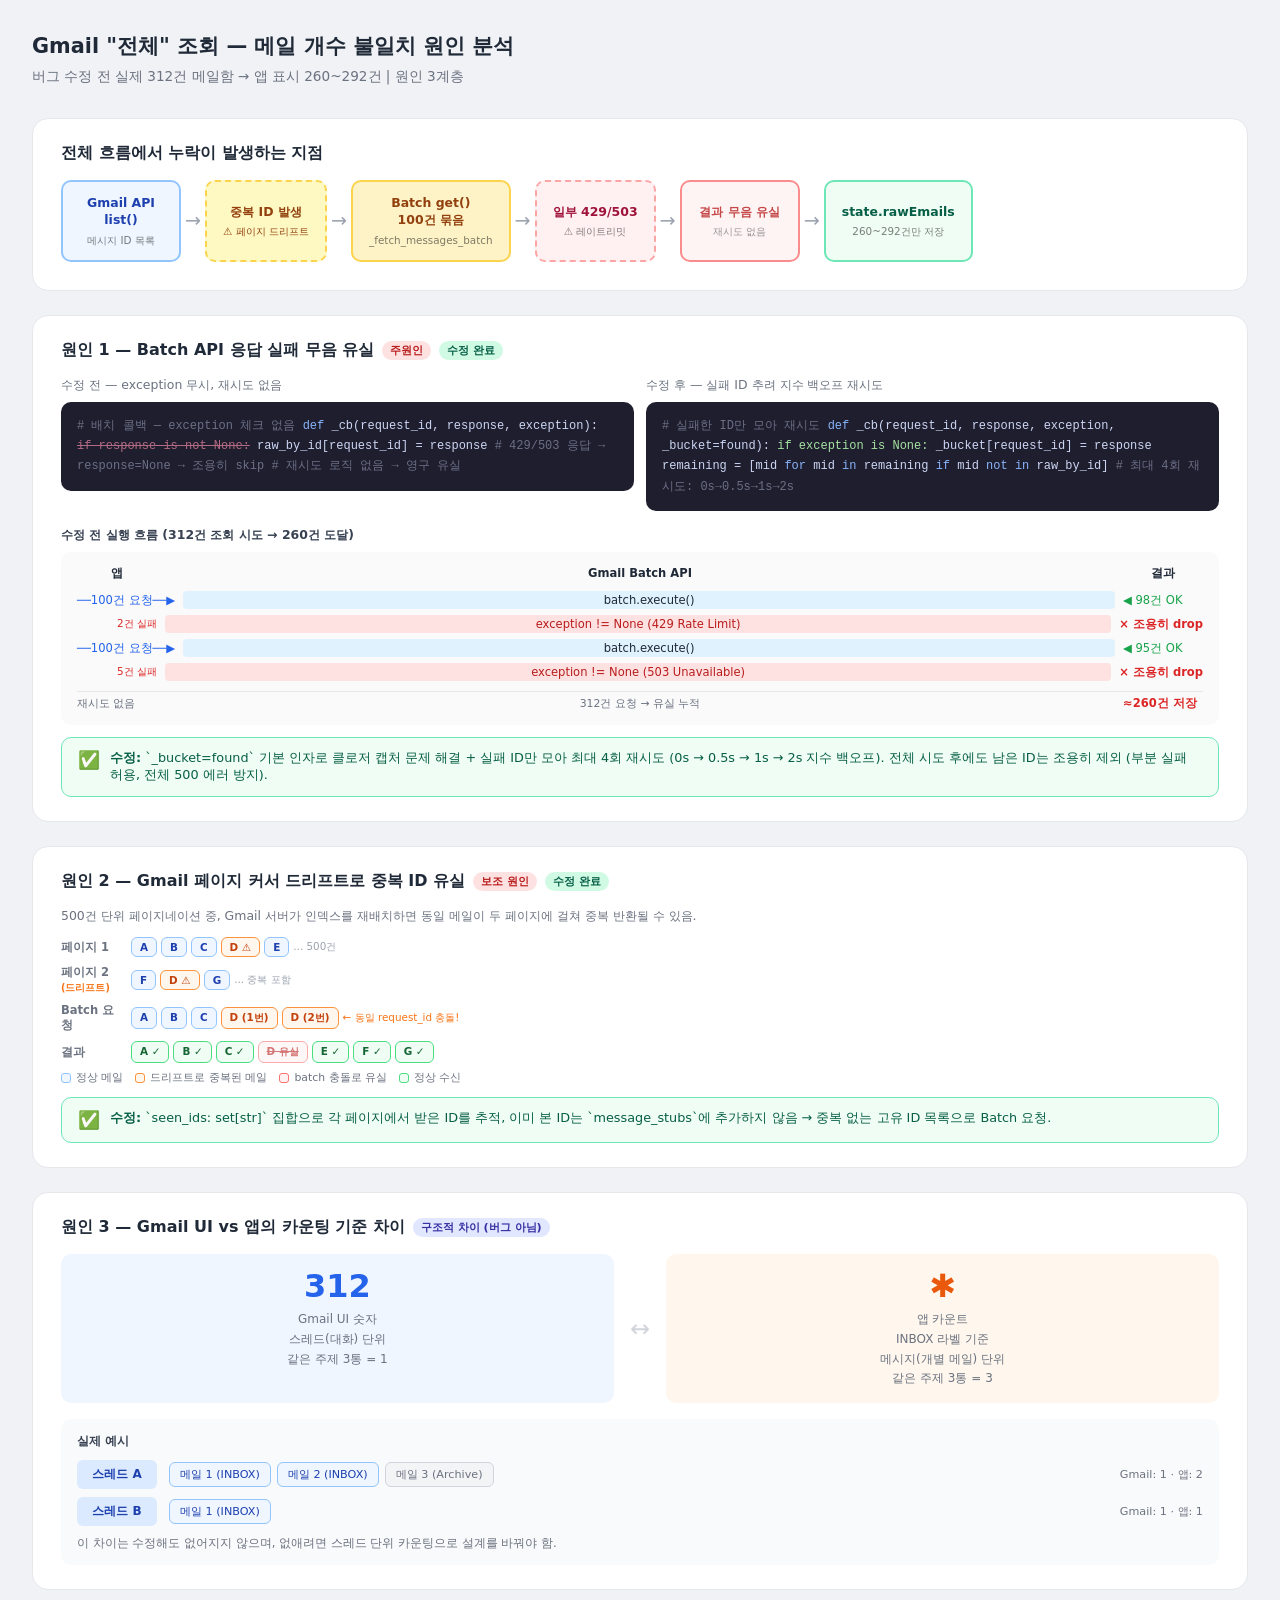
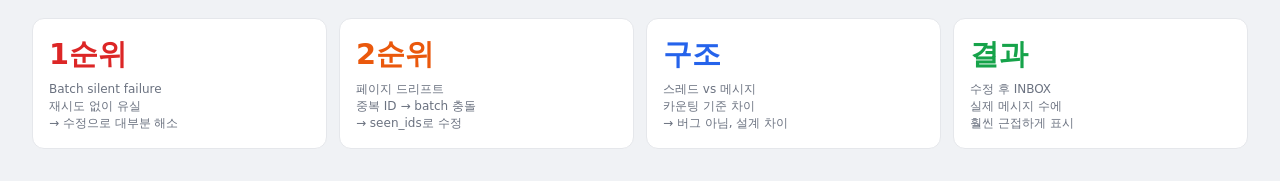
<file: gmailcountissue.html>
<!DOCTYPE html>
<html lang="ko">
<head>
<meta charset="UTF-8">
<title>Gmail 전체 조회 누락 원인 분석</title>
<style>
  * { box-sizing: border-box; margin: 0; padding: 0; }
  body { font-family: "Apple SD Gothic Neo", "Segoe UI", system-ui, sans-serif; background: #f0f2f5; padding: 32px; color: #1f2937; }
  h1 { font-size: 1.3rem; font-weight: 800; margin-bottom: 8px; }
  .subtitle { font-size: 0.85rem; color: #6b7280; margin-bottom: 32px; }

  .section { background: white; border-radius: 16px; padding: 24px 28px; margin-bottom: 24px; border: 1px solid #e5e7eb; }
  .section-title { font-size: 1rem; font-weight: 700; margin-bottom: 16px; display: flex; align-items: center; gap: 8px; }
  .badge { font-size: 0.7rem; font-weight: 700; padding: 2px 8px; border-radius: 999px; }
  .badge-bug { background: #fee2e2; color: #b91c1c; }
  .badge-structural { background: #e0e7ff; color: #3730a3; }
  .badge-fixed { background: #d1fae5; color: #065f46; }

  /* Flow diagram */
  .flow { display: flex; align-items: stretch; gap: 0; overflow-x: auto; padding-bottom: 4px; }
  .flow-node {
    display: flex; flex-direction: column; align-items: center; justify-content: center;
    padding: 12px 16px; border-radius: 10px; font-size: 0.78rem; font-weight: 600;
    min-width: 120px; text-align: center; line-height: 1.4; flex-shrink: 0;
  }
  .flow-node .node-label { font-size: 0.65rem; font-weight: 400; margin-top: 4px; color: rgba(0,0,0,0.5); }
  .flow-arrow { display: flex; align-items: center; color: #9ca3af; font-size: 1.2rem; padding: 0 4px; flex-shrink: 0; }
  .node-api { background: #eff6ff; border: 2px solid #93c5fd; color: #1e40af; }
  .node-batch { background: #fef3c7; border: 2px solid #fcd34d; color: #92400e; }
  .node-state { background: #f0fdf4; border: 2px solid #6ee7b7; color: #065f46; }
  .node-error { background: #fff1f2; border: 2px dashed #fca5a5; color: #9f1239; }
  .node-lost { background: #fef2f2; border: 2px solid #f87171; color: #b91c1c; opacity: 0.8; }

  /* Problem detail */
  .problem-grid { display: grid; grid-template-columns: 1fr 1fr; gap: 12px; margin-top: 12px; }
  @media (max-width: 600px) { .problem-grid { grid-template-columns: 1fr; } }

  .code-block {
    background: #1e1e2e; color: #cdd6f4; border-radius: 10px; padding: 14px 16px;
    font-family: 'SF Mono', 'Fira Code', monospace; font-size: 0.75rem; line-height: 1.7;
    overflow-x: auto;
  }
  .code-del { color: #f38ba8; text-decoration: line-through; opacity: 0.7; }
  .code-add { color: #a6e3a1; }
  .code-comment { color: #6c7086; }
  .code-key { color: #89b4fa; }
  .code-str { color: #a6e3a1; }
  .code-num { color: #fab387; }

  /* Count comparison */
  .count-compare { display: flex; gap: 16px; flex-wrap: wrap; margin-top: 12px; }
  .count-box { flex: 1; min-width: 140px; border-radius: 10px; padding: 16px; text-align: center; }
  .count-box .count-num { font-size: 2rem; font-weight: 800; display: block; line-height: 1; margin-bottom: 6px; }
  .count-box .count-desc { font-size: 0.75rem; color: #6b7280; line-height: 1.4; }
  .count-gmail { background: #eff6ff; }
  .count-gmail .count-num { color: #2563eb; }
  .count-app { background: #fff7ed; }
  .count-app .count-num { color: #ea580c; }
  .count-fixed { background: #f0fdf4; }
  .count-fixed .count-num { color: #16a34a; }

  /* Sequence diagram */
  .seq { display: grid; grid-template-columns: 90px 1fr 90px; gap: 0; align-items: start; margin-top: 8px; }
  .seq-actor {
    background: #f3f4f6; border: 2px solid #d1d5db; border-radius: 8px;
    font-size: 0.72rem; font-weight: 700; text-align: center; padding: 8px 4px;
    position: sticky; top: 0;
  }
  .seq-messages { display: flex; flex-direction: column; gap: 0; padding: 0 8px; }
  .seq-msg {
    display: flex; align-items: center; gap: 6px; padding: 6px 0;
    border-bottom: 1px dashed #e5e7eb; font-size: 0.72rem;
  }
  .seq-msg:last-child { border-bottom: none; }
  .seq-arrow-r { color: #2563eb; }
  .seq-arrow-l { color: #059669; }
  .seq-arrow-err { color: #dc2626; }
  .seq-label { flex: 1; }
  .seq-fail { color: #dc2626; font-weight: 600; }
  .seq-ok { color: #059669; }
  .seq-note { background: #fef9c3; border-radius: 4px; padding: 2px 6px; font-size: 0.68rem; color: #854d0e; margin-left: auto; }

  /* Page drift viz */
  .page-grid { display: flex; flex-direction: column; gap: 8px; margin-top: 12px; }
  .page-row { display: flex; align-items: center; gap: 10px; }
  .page-label { font-size: 0.72rem; font-weight: 700; color: #6b7280; width: 60px; flex-shrink: 0; }
  .page-items { display: flex; gap: 4px; flex-wrap: wrap; }
  .mail-chip {
    font-size: 0.65rem; font-weight: 600; padding: 3px 8px; border-radius: 6px;
    border: 1.5px solid;
  }
  .mail-normal { background: #eff6ff; border-color: #93c5fd; color: #1e40af; }
  .mail-dup { background: #fff7ed; border-color: #fb923c; color: #c2410c; }
  .mail-lost { background: #fef2f2; border-color: #f87171; color: #b91c1c; text-decoration: line-through; opacity: 0.6; }
  .mail-ok { background: #f0fdf4; border-color: #4ade80; color: #166534; }
  .legend { display: flex; gap: 12px; margin-top: 8px; flex-wrap: wrap; }
  .legend-item { display: flex; align-items: center; gap: 5px; font-size: 0.68rem; color: #6b7280; }
  .legend-dot { width: 10px; height: 10px; border-radius: 3px; border: 1.5px solid; }

  .divider { height: 1px; background: #f3f4f6; margin: 16px 0; }

  .fix-banner {
    background: #f0fdf4; border: 1.5px solid #6ee7b7; border-radius: 10px;
    padding: 12px 16px; margin-top: 12px; font-size: 0.8rem; color: #065f46;
    display: flex; align-items: flex-start; gap: 10px;
  }
  .fix-icon { font-size: 1.1rem; flex-shrink: 0; }

  .summary-bar {
    display: flex; gap: 12px; margin-top: 28px; flex-wrap: wrap;
  }
  .summary-item {
    flex: 1; min-width: 160px; background: white; border-radius: 12px;
    padding: 16px; border: 1px solid #e5e7eb; display: flex; flex-direction: column; gap: 6px;
  }
  .summary-num { font-size: 1.8rem; font-weight: 800; }
  .summary-label { font-size: 0.75rem; color: #6b7280; line-height: 1.4; }
  .c-red { color: #dc2626; }
  .c-orange { color: #ea580c; }
  .c-green { color: #16a34a; }
  .c-blue { color: #2563eb; }
</style>
</head>
<body>

<h1>Gmail "전체" 조회 — 메일 개수 불일치 원인 분석</h1>
<p class="subtitle">버그 수정 전 실제 312건 메일함 → 앱 표시 260~292건 | 원인 3계층</p>

<!-- OVERVIEW FLOW -->
<div class="section">
  <div class="section-title">전체 흐름에서 누락이 발생하는 지점</div>
  <div class="flow">
    <div class="flow-node node-api">Gmail API<br>list()<br><span class="node-label">메시지 ID 목록</span></div>
    <div class="flow-arrow">→</div>
    <div class="flow-node node-error" style="border-color:#fcd34d;background:#fef9c3;color:#92400e;">중복 ID 발생<br><span class="node-label" style="color:#92400e;">⚠ 페이지 드리프트</span></div>
    <div class="flow-arrow">→</div>
    <div class="flow-node node-batch">Batch get()<br>100건 묶음<br><span class="node-label">_fetch_messages_batch</span></div>
    <div class="flow-arrow">→</div>
    <div class="flow-node node-error">일부 429/503<br><span class="node-label">⚠ 레이트리밋</span></div>
    <div class="flow-arrow">→</div>
    <div class="flow-node node-lost">결과 무음 유실<br><span class="node-label">재시도 없음</span></div>
    <div class="flow-arrow">→</div>
    <div class="flow-node node-state">state.rawEmails<br><span class="node-label">260~292건만 저장</span></div>
  </div>
</div>

<!-- CAUSE 1 -->
<div class="section">
  <div class="section-title">
    <span>원인 1 — Batch API 응답 실패 무음 유실</span>
    <span class="badge badge-bug">주원인</span>
    <span class="badge badge-fixed">수정 완료</span>
  </div>

  <div class="problem-grid">
    <div>
      <p style="font-size:0.78rem;color:#6b7280;margin-bottom:8px;">수정 전 — exception 무시, 재시도 없음</p>
      <div class="code-block">
<span class="code-comment"># 배치 콜백 — exception 체크 없음</span>
<span class="code-key">def</span> _cb(request_id, response, exception):
    <span class="code-del">if response is not None:</span>
        raw_by_id[request_id] = response
<span class="code-comment"># 429/503 응답 → response=None → 조용히 skip</span>
<span class="code-comment"># 재시도 로직 없음 → 영구 유실</span>
      </div>
    </div>
    <div>
      <p style="font-size:0.78rem;color:#6b7280;margin-bottom:8px;">수정 후 — 실패 ID 추려 지수 백오프 재시도</p>
      <div class="code-block">
<span class="code-comment"># 실패한 ID만 모아 재시도</span>
<span class="code-key">def</span> _cb(request_id, response, exception,
        _bucket=found):
    <span class="code-add">if exception is None:</span>
        _bucket[request_id] = response

remaining = [mid <span class="code-key">for</span> mid <span class="code-key">in</span> remaining
             <span class="code-key">if</span> mid <span class="code-key">not in</span> raw_by_id]
<span class="code-comment"># 최대 4회 재시도: 0s→0.5s→1s→2s</span>
      </div>
    </div>
  </div>

  <!-- sequence diagram -->
  <div style="margin-top:16px;">
    <p style="font-size:0.78rem;font-weight:600;margin-bottom:8px;color:#374151;">수정 전 실행 흐름 (312건 조회 시도 → 260건 도달)</p>
    <div style="background:#fafafa;border-radius:10px;padding:14px 16px;font-size:0.72rem;">
      <div style="display:flex;gap:24px;margin-bottom:10px;">
        <div style="text-align:center;font-weight:700;min-width:80px;">앱</div>
        <div style="flex:1;text-align:center;font-weight:700;">Gmail Batch API</div>
        <div style="text-align:center;font-weight:700;min-width:80px;">결과</div>
      </div>
      <div style="display:flex;flex-direction:column;gap:6px;">
        <div style="display:flex;align-items:center;gap:8px;">
          <span style="min-width:80px;text-align:right;color:#2563eb;">──100건 요청──▶</span>
          <span style="flex:1;text-align:center;background:#e0f2fe;border-radius:4px;padding:2px 8px;">batch.execute()</span>
          <span style="min-width:80px;color:#16a34a;">◀ 98건 OK</span>
        </div>
        <div style="display:flex;align-items:center;gap:8px;">
          <span style="min-width:80px;text-align:right;color:#dc2626;font-size:0.65rem;">2건 실패</span>
          <span style="flex:1;text-align:center;background:#fee2e2;border-radius:4px;padding:2px 8px;color:#b91c1c;">exception != None (429 Rate Limit)</span>
          <span style="min-width:80px;color:#dc2626;font-weight:700;">× 조용히 drop</span>
        </div>
        <div style="display:flex;align-items:center;gap:8px;">
          <span style="min-width:80px;text-align:right;color:#2563eb;">──100건 요청──▶</span>
          <span style="flex:1;text-align:center;background:#e0f2fe;border-radius:4px;padding:2px 8px;">batch.execute()</span>
          <span style="min-width:80px;color:#16a34a;">◀ 95건 OK</span>
        </div>
        <div style="display:flex;align-items:center;gap:8px;">
          <span style="min-width:80px;text-align:right;color:#dc2626;font-size:0.65rem;">5건 실패</span>
          <span style="flex:1;text-align:center;background:#fee2e2;border-radius:4px;padding:2px 8px;color:#b91c1c;">exception != None (503 Unavailable)</span>
          <span style="min-width:80px;color:#dc2626;font-weight:700;">× 조용히 drop</span>
        </div>
        <div style="display:flex;align-items:center;gap:8px;padding-top:4px;border-top:1px solid #e5e7eb;margin-top:4px;">
          <span style="min-width:80px;font-size:0.68rem;color:#6b7280;">재시도 없음</span>
          <span style="flex:1;text-align:center;font-size:0.68rem;color:#6b7280;">312건 요청 → 유실 누적</span>
          <span style="min-width:80px;color:#dc2626;font-weight:700;">≈260건 저장</span>
        </div>
      </div>
    </div>
  </div>

  <div class="fix-banner">
    <span class="fix-icon">✅</span>
    <div>
      <strong>수정:</strong> `_bucket=found` 기본 인자로 클로저 캡처 문제 해결 + 실패 ID만 모아 최대 4회 재시도 (0s → 0.5s → 1s → 2s 지수 백오프). 전체 시도 후에도 남은 ID는 조용히 제외 (부분 실패 허용, 전체 500 에러 방지).
    </div>
  </div>
</div>

<!-- CAUSE 2 -->
<div class="section">
  <div class="section-title">
    <span>원인 2 — Gmail 페이지 커서 드리프트로 중복 ID 유실</span>
    <span class="badge badge-bug">보조 원인</span>
    <span class="badge badge-fixed">수정 완료</span>
  </div>

  <p style="font-size:0.78rem;color:#6b7280;margin-bottom:12px;">500건 단위 페이지네이션 중, Gmail 서버가 인덱스를 재배치하면 동일 메일이 두 페이지에 걸쳐 중복 반환될 수 있음.</p>

  <div class="page-grid">
    <div class="page-row">
      <span class="page-label">페이지 1</span>
      <div class="page-items">
        <span class="mail-normal mail-chip">A</span>
        <span class="mail-normal mail-chip">B</span>
        <span class="mail-normal mail-chip">C</span>
        <span class="mail-dup mail-chip">D ⚠</span>
        <span class="mail-normal mail-chip">E</span>
        <span style="font-size:0.65rem;color:#9ca3af;align-self:center;">... 500건</span>
      </div>
    </div>
    <div class="page-row">
      <span class="page-label">페이지 2<br><span style="font-size:0.6rem;color:#f97316;">(드리프트)</span></span>
      <div class="page-items">
        <span class="mail-normal mail-chip">F</span>
        <span class="mail-dup mail-chip">D ⚠</span>
        <span class="mail-normal mail-chip">G</span>
        <span style="font-size:0.65rem;color:#9ca3af;align-self:center;">... 중복 포함</span>
      </div>
    </div>
    <div class="page-row">
      <span class="page-label">Batch 요청</span>
      <div class="page-items">
        <span class="mail-normal mail-chip">A</span>
        <span class="mail-normal mail-chip">B</span>
        <span class="mail-normal mail-chip">C</span>
        <span class="mail-dup mail-chip">D (1번)</span>
        <span class="mail-dup mail-chip">D (2번)</span>
        <span style="font-size:0.65rem;color:#f97316;align-self:center;">← 동일 request_id 충돌!</span>
      </div>
    </div>
    <div class="page-row">
      <span class="page-label">결과</span>
      <div class="page-items">
        <span class="mail-ok mail-chip">A ✓</span>
        <span class="mail-ok mail-chip">B ✓</span>
        <span class="mail-ok mail-chip">C ✓</span>
        <span class="mail-lost mail-chip">D 유실</span>
        <span class="mail-ok mail-chip">E ✓</span>
        <span class="mail-ok mail-chip">F ✓</span>
        <span class="mail-ok mail-chip">G ✓</span>
      </div>
    </div>
  </div>

  <div class="legend">
    <div class="legend-item"><div class="legend-dot" style="background:#eff6ff;border-color:#93c5fd;"></div>정상 메일</div>
    <div class="legend-item"><div class="legend-dot" style="background:#fff7ed;border-color:#fb923c;"></div>드리프트로 중복된 메일</div>
    <div class="legend-item"><div class="legend-dot" style="background:#fef2f2;border-color:#f87171;"></div>batch 충돌로 유실</div>
    <div class="legend-item"><div class="legend-dot" style="background:#f0fdf4;border-color:#4ade80;"></div>정상 수신</div>
  </div>

  <div class="fix-banner" style="margin-top:12px;">
    <span class="fix-icon">✅</span>
    <div>
      <strong>수정:</strong> `seen_ids: set[str]` 집합으로 각 페이지에서 받은 ID를 추적, 이미 본 ID는 `message_stubs`에 추가하지 않음 → 중복 없는 고유 ID 목록으로 Batch 요청.
    </div>
  </div>
</div>

<!-- CAUSE 3 -->
<div class="section">
  <div class="section-title">
    <span>원인 3 — Gmail UI vs 앱의 카운팅 기준 차이</span>
    <span class="badge badge-structural">구조적 차이 (버그 아님)</span>
  </div>

  <div class="count-compare">
    <div class="count-box count-gmail">
      <span class="count-num">312</span>
      <span class="count-desc">Gmail UI 숫자<br>스레드(대화) 단위<br>같은 주제 3통 = 1</span>
    </div>
    <div style="display:flex;align-items:center;font-size:1.5rem;color:#d1d5db;">↔</div>
    <div class="count-box count-app">
      <span class="count-num">✱</span>
      <span class="count-desc">앱 카운트<br>INBOX 라벨 기준<br>메시지(개별 메일) 단위<br>같은 주제 3통 = 3</span>
    </div>
  </div>

  <div style="margin-top:16px;background:#f9fafb;border-radius:10px;padding:14px 16px;">
    <p style="font-size:0.78rem;font-weight:600;margin-bottom:10px;color:#374151;">실제 예시</p>
    <div style="display:flex;flex-direction:column;gap:8px;font-size:0.75rem;">
      <div style="display:flex;align-items:center;gap:12px;">
        <div style="background:#dbeafe;border-radius:6px;padding:6px 12px;min-width:80px;text-align:center;font-weight:700;color:#1e40af;">스레드 A</div>
        <div style="display:flex;gap:6px;">
          <div style="background:#eff6ff;border:1px solid #93c5fd;border-radius:6px;padding:4px 10px;color:#1e40af;font-size:0.7rem;">메일 1 (INBOX)</div>
          <div style="background:#eff6ff;border:1px solid #93c5fd;border-radius:6px;padding:4px 10px;color:#1e40af;font-size:0.7rem;">메일 2 (INBOX)</div>
          <div style="background:#f3f4f6;border:1px solid #d1d5db;border-radius:6px;padding:4px 10px;color:#6b7280;font-size:0.7rem;">메일 3 (Archive)</div>
        </div>
        <div style="margin-left:auto;font-size:0.7rem;color:#6b7280;">Gmail: 1 · 앱: 2</div>
      </div>
      <div style="display:flex;align-items:center;gap:12px;">
        <div style="background:#dbeafe;border-radius:6px;padding:6px 12px;min-width:80px;text-align:center;font-weight:700;color:#1e40af;">스레드 B</div>
        <div style="display:flex;gap:6px;">
          <div style="background:#eff6ff;border:1px solid #93c5fd;border-radius:6px;padding:4px 10px;color:#1e40af;font-size:0.7rem;">메일 1 (INBOX)</div>
        </div>
        <div style="margin-left:auto;font-size:0.7rem;color:#6b7280;">Gmail: 1 · 앱: 1</div>
      </div>
    </div>
    <p style="font-size:0.72rem;color:#6b7280;margin-top:10px;">이 차이는 수정해도 없어지지 않으며, 없애려면 스레드 단위 카운팅으로 설계를 바꿔야 함.</p>
  </div>
</div>

<!-- SUMMARY -->
<div class="summary-bar">
  <div class="summary-item">
    <span class="summary-num c-red">1순위</span>
    <span class="summary-label">Batch silent failure<br>재시도 없이 유실<br>→ 수정으로 대부분 해소</span>
  </div>
  <div class="summary-item">
    <span class="summary-num c-orange">2순위</span>
    <span class="summary-label">페이지 드리프트<br>중복 ID → batch 충돌<br>→ seen_ids로 수정</span>
  </div>
  <div class="summary-item">
    <span class="summary-num c-blue">구조</span>
    <span class="summary-label">스레드 vs 메시지<br>카운팅 기준 차이<br>→ 버그 아님, 설계 차이</span>
  </div>
  <div class="summary-item">
    <span class="summary-num c-green">결과</span>
    <span class="summary-label">수정 후 INBOX<br>실제 메시지 수에<br>훨씬 근접하게 표시</span>
  </div>
</div>

</body>
</html>
</file>
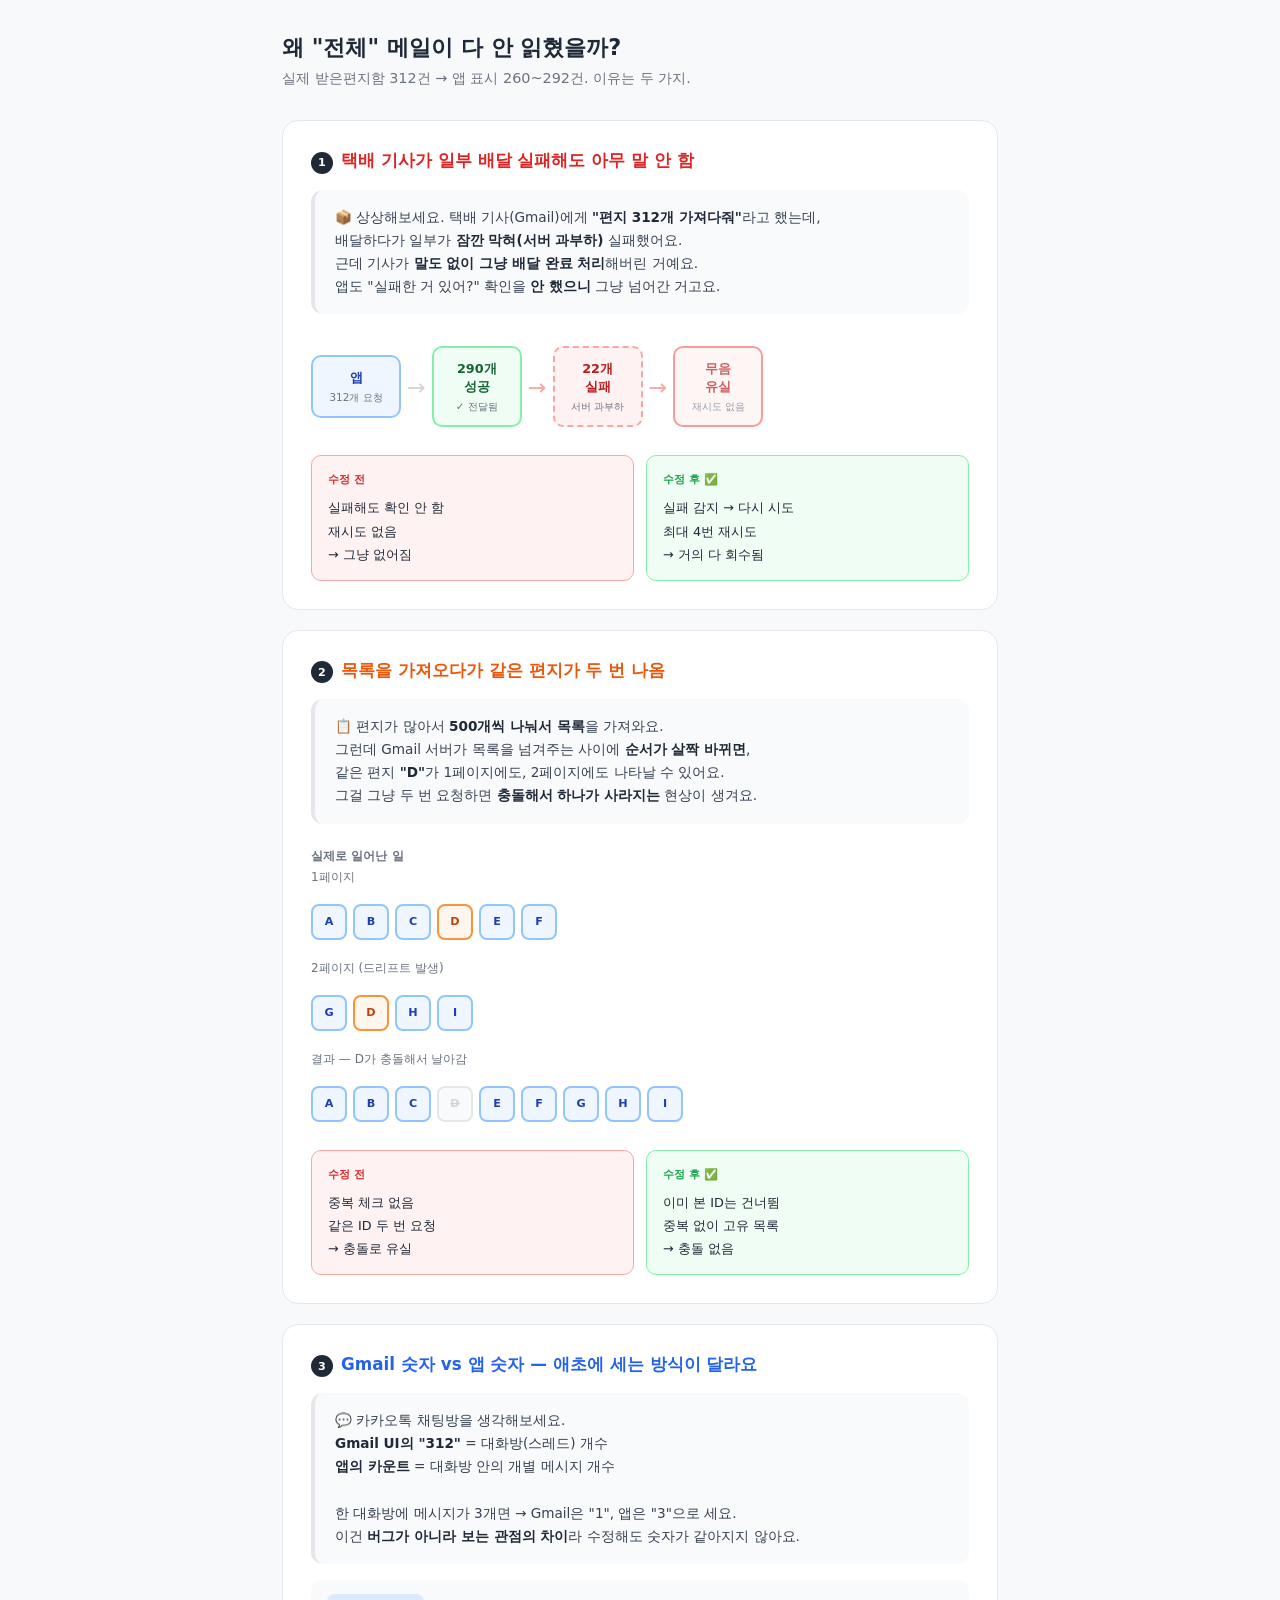
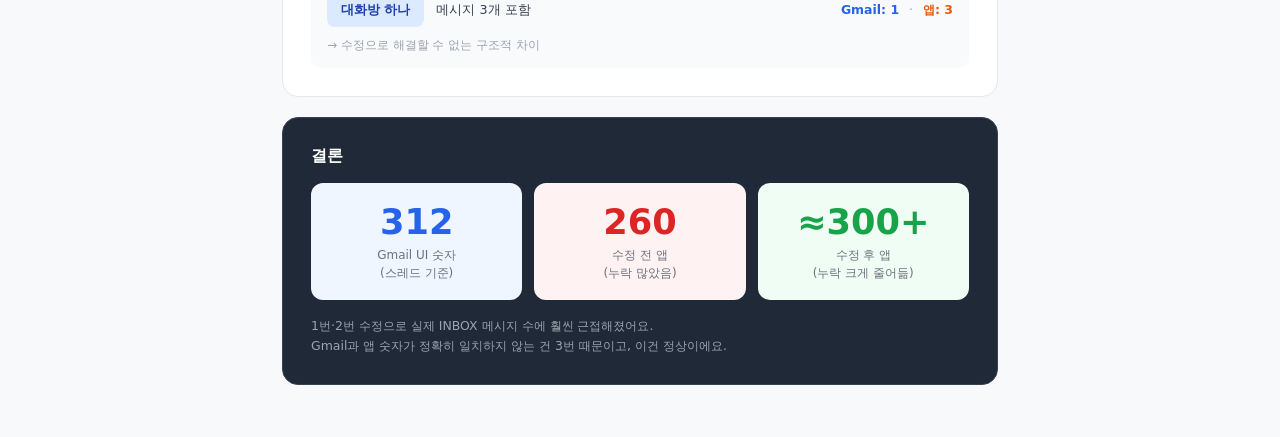
<file: gmailsimple.html>
<!DOCTYPE html>
<html lang="ko">
<head>
<meta charset="UTF-8">
<title>왜 메일이 다 안 읽혔을까?</title>
<style>
  * { box-sizing: border-box; margin: 0; padding: 0; }
  body { font-family: "Apple SD Gothic Neo", "Segoe UI", system-ui, sans-serif; background: #f8f9fa; padding: 32px; color: #1f2937; max-width: 780px; margin: 0 auto; }

  h1 { font-size: 1.4rem; font-weight: 800; margin-bottom: 6px; }
  .lead { font-size: 0.9rem; color: #6b7280; margin-bottom: 32px; }

  .card { background: white; border-radius: 16px; padding: 28px; margin-bottom: 20px; border: 1px solid #e5e7eb; }
  .card-num { font-size: 0.7rem; font-weight: 700; background: #1f2937; color: white; border-radius: 999px; width: 22px; height: 22px; display: inline-flex; align-items: center; justify-content: center; margin-right: 8px; }
  .card-title { font-size: 1.05rem; font-weight: 800; margin-bottom: 16px; }
  .card-title.red { color: #dc2626; }
  .card-title.orange { color: #ea580c; }
  .card-title.blue { color: #2563eb; }

  /* 택배 비유 */
  .analogy { background: #f9fafb; border-radius: 12px; padding: 16px 20px; margin-bottom: 16px; font-size: 0.85rem; line-height: 1.7; color: #374151; border-left: 4px solid #e5e7eb; }
  .analogy strong { color: #1f2937; }

  /* 흐름 화살표 */
  .flow { display: flex; align-items: center; gap: 0; flex-wrap: nowrap; overflow-x: auto; padding: 16px 0; }
  .box { border-radius: 10px; padding: 12px 16px; text-align: center; font-size: 0.8rem; font-weight: 600; flex-shrink: 0; min-width: 90px; line-height: 1.4; }
  .box sub { display: block; font-size: 0.65rem; font-weight: 400; color: #6b7280; margin-top: 3px; }
  .arrow { font-size: 1.4rem; color: #d1d5db; padding: 0 6px; flex-shrink: 0; }
  .arrow.bad { color: #fca5a5; }
  .box-gmail { background: #eff6ff; border: 2px solid #93c5fd; color: #1e40af; }
  .box-ok { background: #f0fdf4; border: 2px solid #86efac; color: #166534; }
  .box-fail { background: #fef2f2; border: 2px dashed #fca5a5; color: #b91c1c; }
  .box-lost { background: #fef2f2; border: 2px solid #f87171; color: #b91c1c; opacity: 0.7; }

  /* before/after */
  .ba { display: grid; grid-template-columns: 1fr 1fr; gap: 12px; margin-top: 12px; }
  @media(max-width:500px){ .ba{ grid-template-columns:1fr; } }
  .ba-box { border-radius: 10px; padding: 14px 16px; font-size: 0.8rem; line-height: 1.8; }
  .ba-before { background: #fef2f2; border: 1.5px solid #fca5a5; }
  .ba-after { background: #f0fdf4; border: 1.5px solid #86efac; }
  .ba-label { font-size: 0.7rem; font-weight: 700; margin-bottom: 6px; }
  .ba-label.bad { color: #dc2626; }
  .ba-label.good { color: #16a34a; }

  /* 편지 시각화 */
  .letters { display: flex; gap: 6px; flex-wrap: wrap; padding: 12px 0; }
  .letter { width: 36px; height: 36px; border-radius: 8px; border: 2px solid; display: flex; align-items: center; justify-content: center; font-size: 0.7rem; font-weight: 700; flex-shrink: 0; }
  .l-ok { background: #eff6ff; border-color: #93c5fd; color: #1e40af; }
  .l-fail { background: #fef2f2; border-color: #f87171; color: #b91c1c; }
  .l-dup { background: #fff7ed; border-color: #fb923c; color: #c2410c; }
  .l-gone { background: #f9fafb; border-color: #e5e7eb; color: #d1d5db; text-decoration: line-through; }

  /* 결론 */
  .result-row { display: flex; gap: 12px; margin-top: 4px; flex-wrap: wrap; }
  .result-box { flex: 1; min-width: 140px; border-radius: 12px; padding: 18px; text-align: center; }
  .result-num { font-size: 2.2rem; font-weight: 900; display: block; }
  .result-label { font-size: 0.75rem; color: #6b7280; margin-top: 4px; line-height: 1.5; }
  .r-gmail { background: #eff6ff; } .r-gmail .result-num { color: #2563eb; }
  .r-before { background: #fef2f2; } .r-before .result-num { color: #dc2626; }
  .r-after { background: #f0fdf4; } .r-after .result-num { color: #16a34a; }

  .fix-tag { display: inline-block; background: #d1fae5; color: #065f46; font-size: 0.7rem; font-weight: 700; padding: 2px 8px; border-radius: 999px; margin-left: 6px; vertical-align: middle; }
  .divider { border: none; border-top: 1px solid #f3f4f6; margin: 16px 0; }
</style>
</head>
<body>

<h1>왜 "전체" 메일이 다 안 읽혔을까?</h1>
<p class="lead">실제 받은편지함 312건 → 앱 표시 260~292건. 이유는 두 가지.</p>

<!-- CAUSE 1 -->
<div class="card">
  <div class="card-title red"><span class="card-num">1</span>택배 기사가 일부 배달 실패해도 아무 말 안 함</div>

  <div class="analogy">
    📦 상상해보세요. 택배 기사(Gmail)에게 <strong>"편지 312개 가져다줘"</strong>라고 했는데,<br>
    배달하다가 일부가 <strong>잠깐 막혀(서버 과부하)</strong> 실패했어요.<br>
    근데 기사가 <strong>말도 없이 그냥 배달 완료 처리</strong>해버린 거예요.<br>
    앱도 "실패한 거 있어?" 확인을 <strong>안 했으니</strong> 그냥 넘어간 거고요.
  </div>

  <div class="flow">
    <div class="box box-gmail">앱<br><sub>312개 요청</sub></div>
    <div class="arrow">→</div>
    <div class="box box-ok">290개<br>성공<sub>✓ 전달됨</sub></div>
    <div class="arrow bad">→</div>
    <div class="box box-fail">22개<br>실패<sub>서버 과부하</sub></div>
    <div class="arrow bad">→</div>
    <div class="box box-lost">무음<br>유실<sub>재시도 없음</sub></div>
  </div>

  <div class="ba">
    <div class="ba-box ba-before">
      <div class="ba-label bad">수정 전</div>
      실패해도 확인 안 함<br>
      재시도 없음<br>
      → 그냥 없어짐
    </div>
    <div class="ba-box ba-after">
      <div class="ba-label good">수정 후 ✅</div>
      실패 감지 → 다시 시도<br>
      최대 4번 재시도<br>
      → 거의 다 회수됨
    </div>
  </div>
</div>

<!-- CAUSE 2 -->
<div class="card">
  <div class="card-title orange"><span class="card-num">2</span>목록을 가져오다가 같은 편지가 두 번 나옴</div>

  <div class="analogy">
    📋 편지가 많아서 <strong>500개씩 나눠서 목록</strong>을 가져와요.<br>
    그런데 Gmail 서버가 목록을 넘겨주는 사이에 <strong>순서가 살짝 바뀌면</strong>,<br>
    같은 편지 <strong>"D"</strong>가 1페이지에도, 2페이지에도 나타날 수 있어요.<br>
    그걸 그냥 두 번 요청하면 <strong>충돌해서 하나가 사라지는</strong> 현상이 생겨요.
  </div>

  <div style="padding: 8px 0 4px; font-size: 0.78rem; color: #6b7280; font-weight: 600;">실제로 일어난 일</div>
  <div style="font-size: 0.75rem; color: #6b7280; margin-bottom: 6px;">1페이지</div>
  <div class="letters">
    <div class="letter l-ok">A</div>
    <div class="letter l-ok">B</div>
    <div class="letter l-ok">C</div>
    <div class="letter l-dup">D</div>
    <div class="letter l-ok">E</div>
    <div class="letter l-ok">F</div>
  </div>
  <div style="font-size: 0.75rem; color: #6b7280; margin: 8px 0 6px;">2페이지 (드리프트 발생)</div>
  <div class="letters">
    <div class="letter l-ok">G</div>
    <div class="letter l-dup">D</div>
    <div class="letter l-ok">H</div>
    <div class="letter l-ok">I</div>
  </div>
  <div style="font-size: 0.75rem; color: #6b7280; margin: 8px 0 6px;">결과 — D가 충돌해서 날아감</div>
  <div class="letters">
    <div class="letter l-ok">A</div>
    <div class="letter l-ok">B</div>
    <div class="letter l-ok">C</div>
    <div class="letter l-gone">D</div>
    <div class="letter l-ok">E</div>
    <div class="letter l-ok">F</div>
    <div class="letter l-ok">G</div>
    <div class="letter l-ok">H</div>
    <div class="letter l-ok">I</div>
  </div>

  <div class="ba" style="margin-top:16px;">
    <div class="ba-box ba-before">
      <div class="ba-label bad">수정 전</div>
      중복 체크 없음<br>
      같은 ID 두 번 요청<br>
      → 충돌로 유실
    </div>
    <div class="ba-box ba-after">
      <div class="ba-label good">수정 후 ✅</div>
      이미 본 ID는 건너뜀<br>
      중복 없이 고유 목록<br>
      → 충돌 없음
    </div>
  </div>
</div>

<!-- CAUSE 3 -->
<div class="card">
  <div class="card-title blue"><span class="card-num">3</span>Gmail 숫자 vs 앱 숫자 — 애초에 세는 방식이 달라요</div>

  <div class="analogy">
    💬 카카오톡 채팅방을 생각해보세요.<br>
    <strong>Gmail UI의 "312"</strong> = 대화방(스레드) 개수<br>
    <strong>앱의 카운트</strong> = 대화방 안의 개별 메시지 개수<br><br>
    한 대화방에 메시지가 3개면 → Gmail은 "1", 앱은 "3"으로 세요.<br>
    이건 <strong>버그가 아니라 보는 관점의 차이</strong>라 수정해도 숫자가 같아지지 않아요.
  </div>

  <div style="background:#f9fafb;border-radius:10px;padding:14px 16px;margin-top:4px;">
    <div style="display:flex;align-items:center;gap:12px;margin-bottom:10px;">
      <div style="background:#dbeafe;border-radius:8px;padding:8px 14px;font-weight:700;font-size:0.8rem;color:#1e40af;min-width:80px;text-align:center;">대화방 하나</div>
      <div style="font-size:0.8rem;color:#374151;">메시지 3개 포함</div>
      <div style="margin-left:auto;font-size:0.78rem;">
        <span style="color:#2563eb;font-weight:700;">Gmail: 1</span>
        <span style="color:#9ca3af;margin:0 6px;">·</span>
        <span style="color:#ea580c;font-weight:700;">앱: 3</span>
      </div>
    </div>
    <div style="font-size:0.75rem;color:#9ca3af;">→ 수정으로 해결할 수 없는 구조적 차이</div>
  </div>
</div>

<!-- 결론 -->
<div class="card" style="background:#1f2937;border-color:#374151;">
  <div style="color:white;font-size:1rem;font-weight:800;margin-bottom:16px;">결론</div>
  <div class="result-row">
    <div class="result-box r-gmail">
      <span class="result-num">312</span>
      <div class="result-label">Gmail UI 숫자<br>(스레드 기준)</div>
    </div>
    <div class="result-box r-before">
      <span class="result-num">260</span>
      <div class="result-label">수정 전 앱<br>(누락 많았음)</div>
    </div>
    <div class="result-box r-after">
      <span class="result-num">≈300+</span>
      <div class="result-label">수정 후 앱<br>(누락 크게 줄어듦)</div>
    </div>
  </div>
  <p style="color:#9ca3af;font-size:0.78rem;margin-top:16px;line-height:1.6;">
    1번·2번 수정으로 실제 INBOX 메시지 수에 훨씬 근접해졌어요.<br>
    Gmail과 앱 숫자가 정확히 일치하지 않는 건 3번 때문이고, 이건 정상이에요.
  </p>
</div>

</body>
</html>
</file>
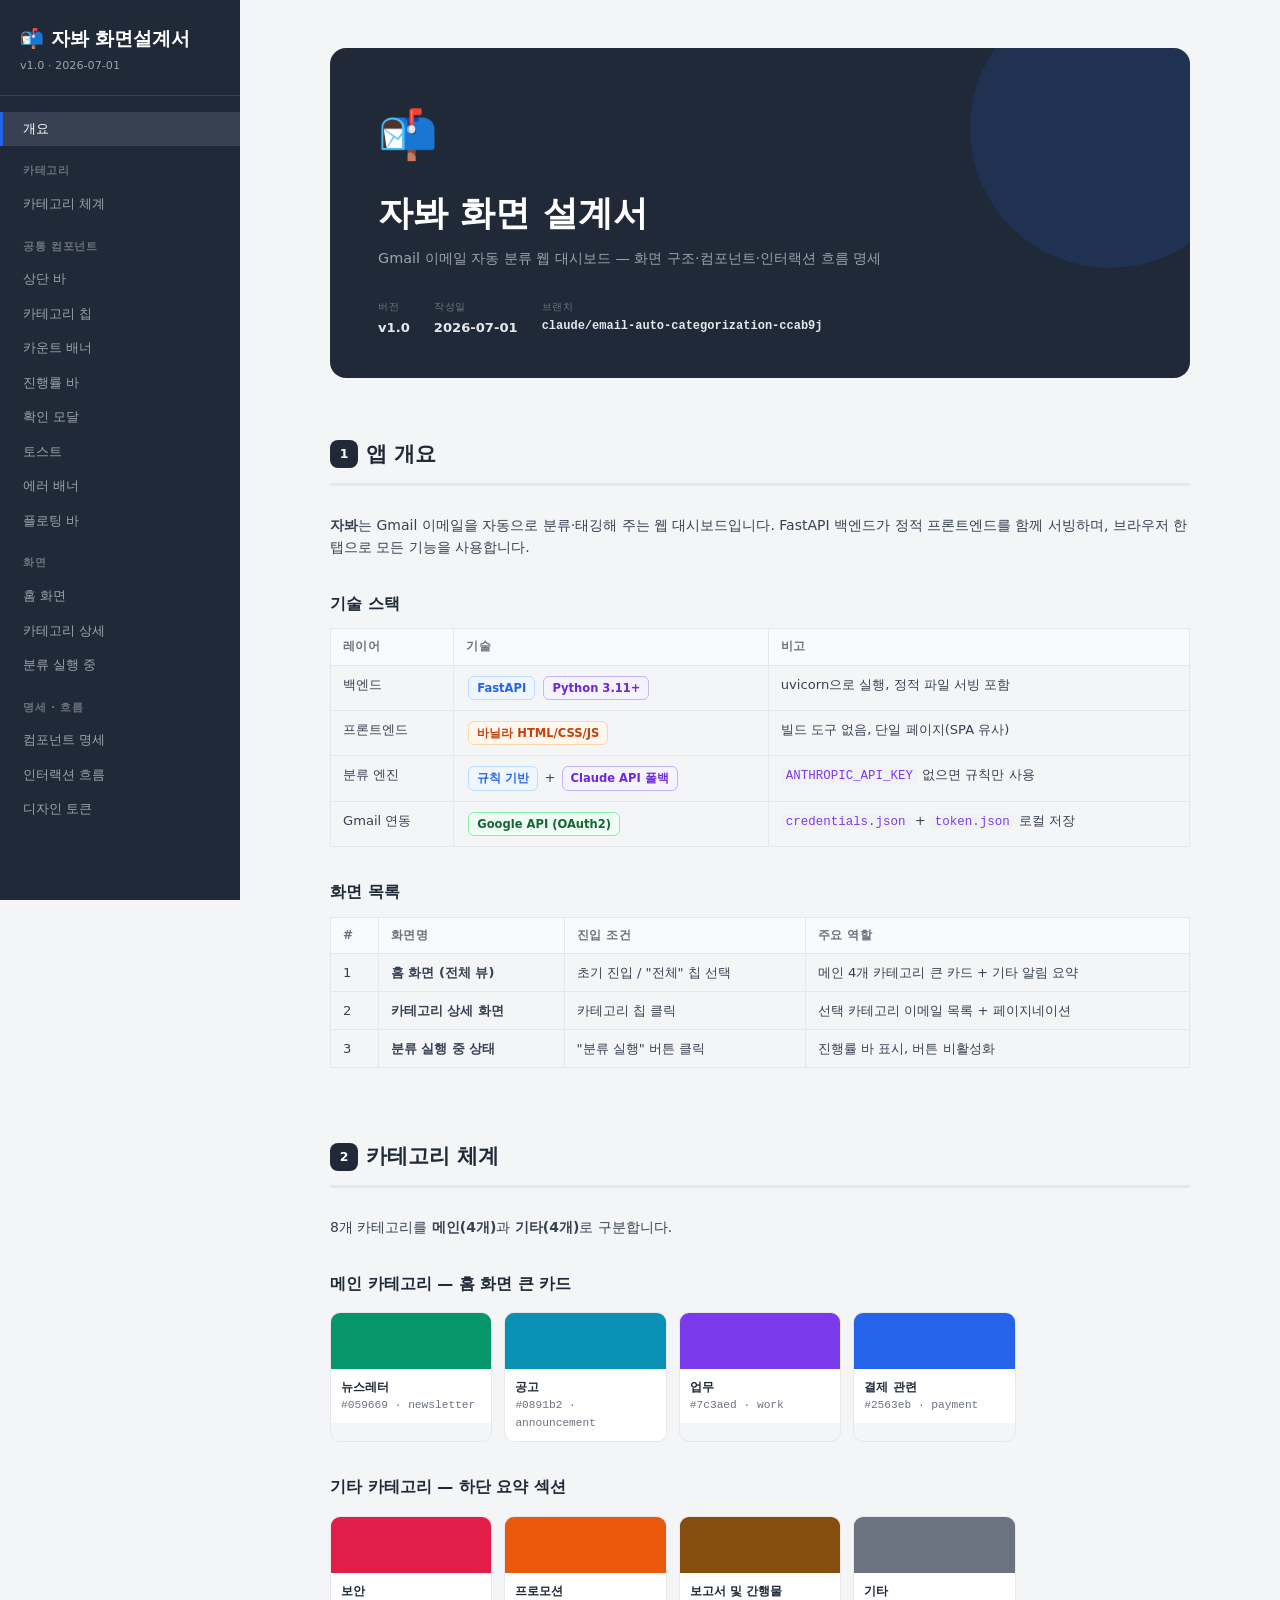
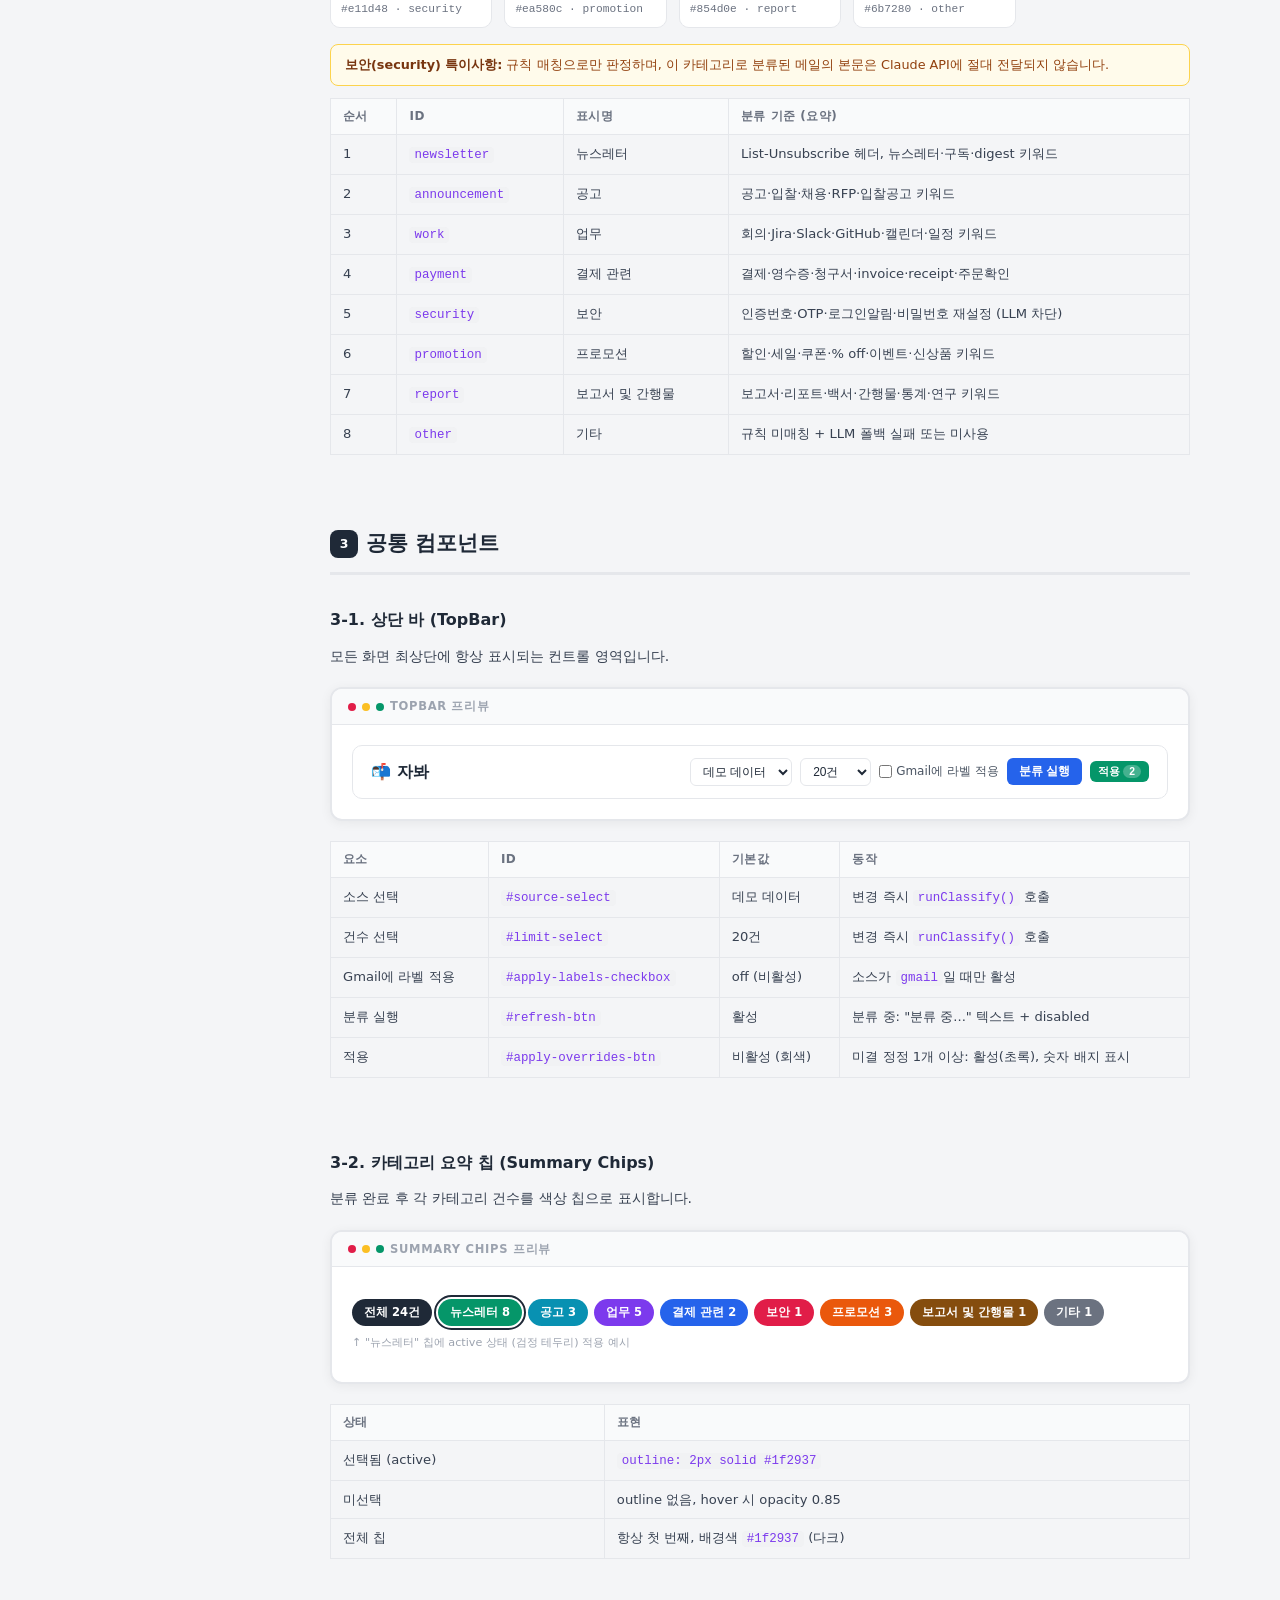
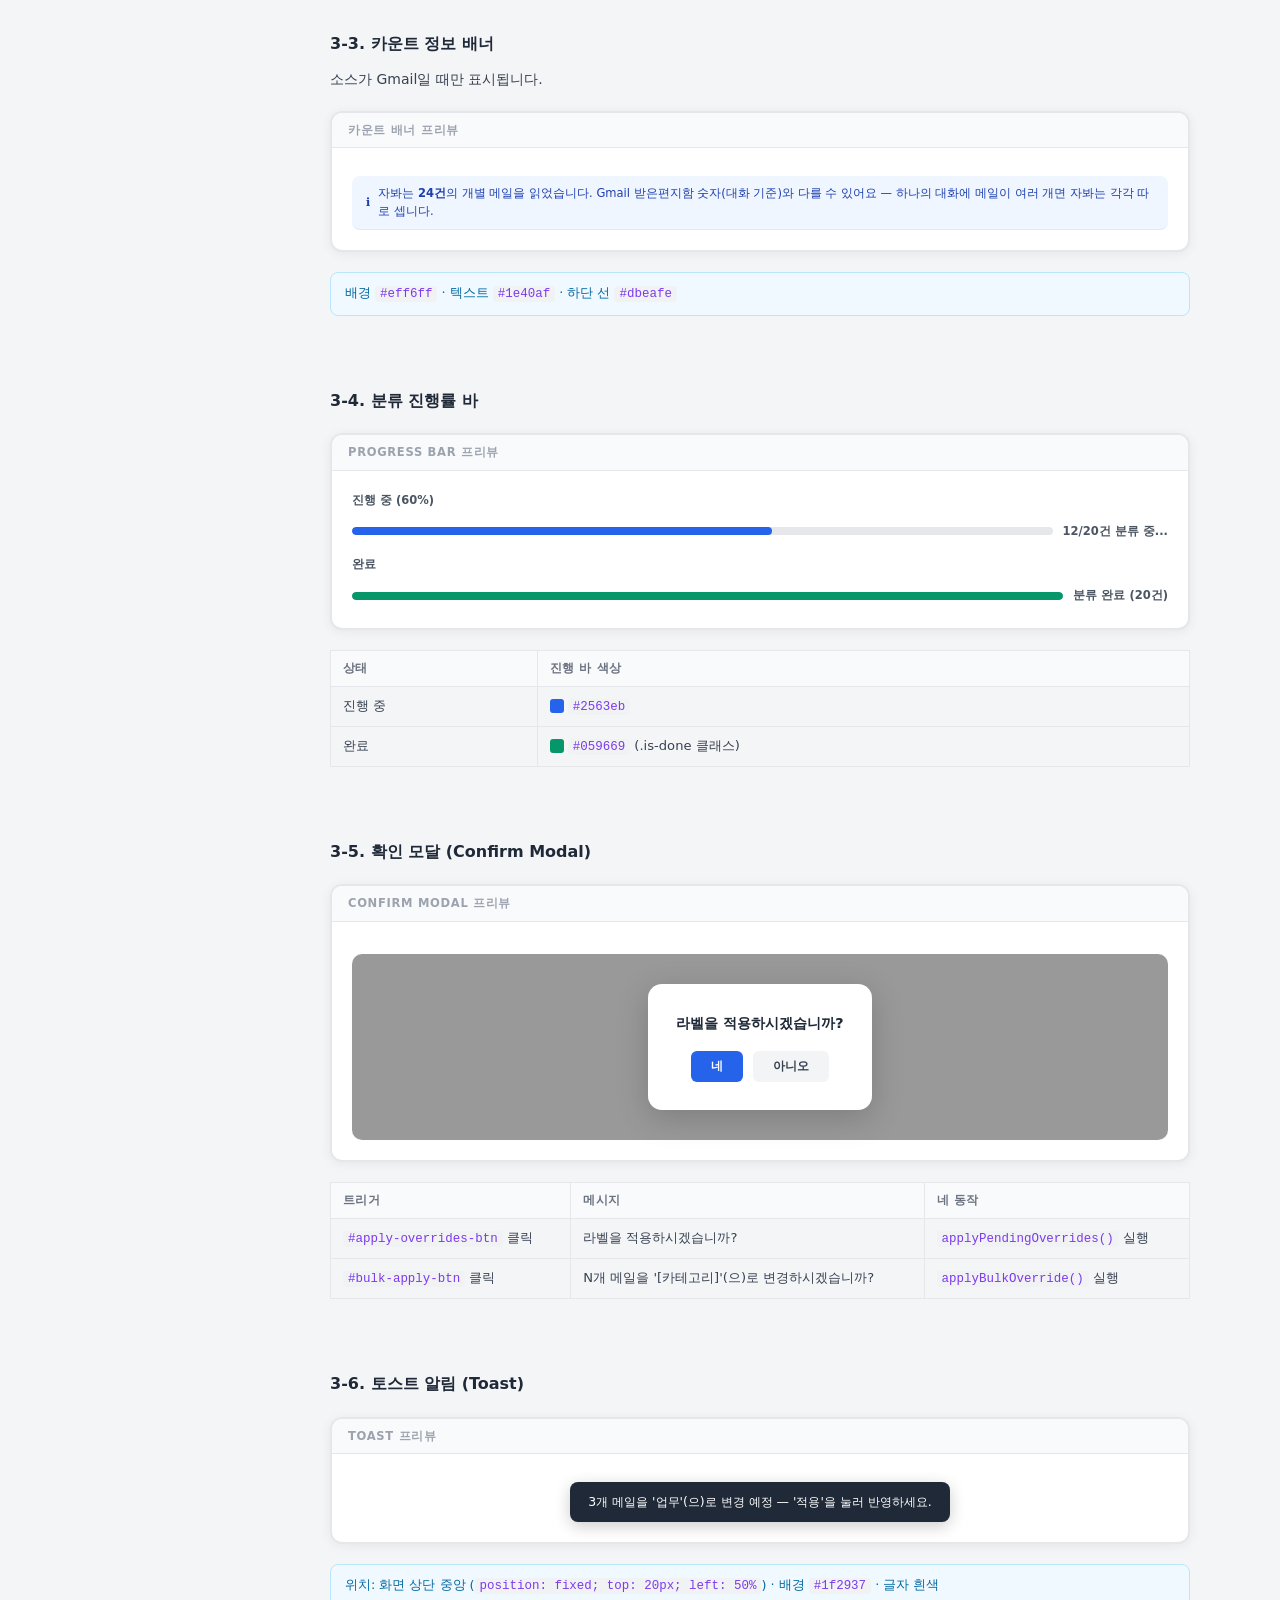
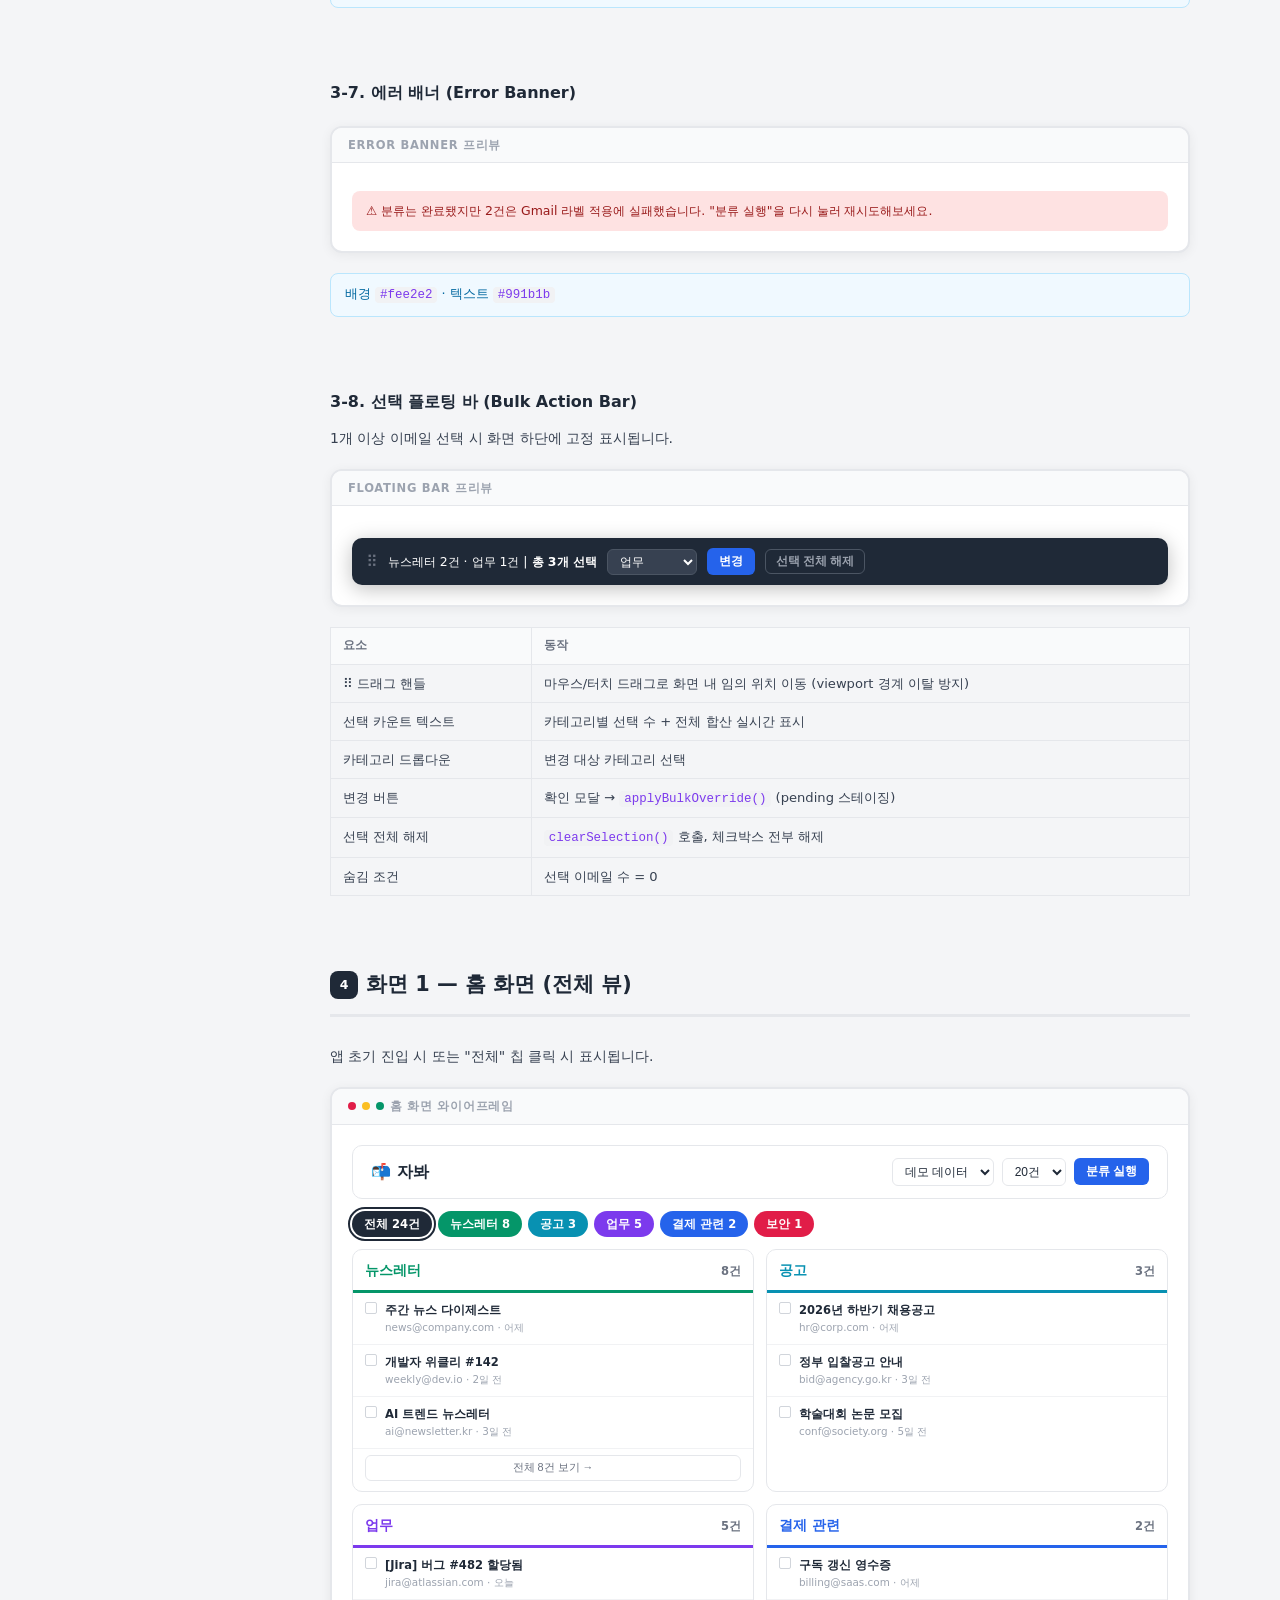
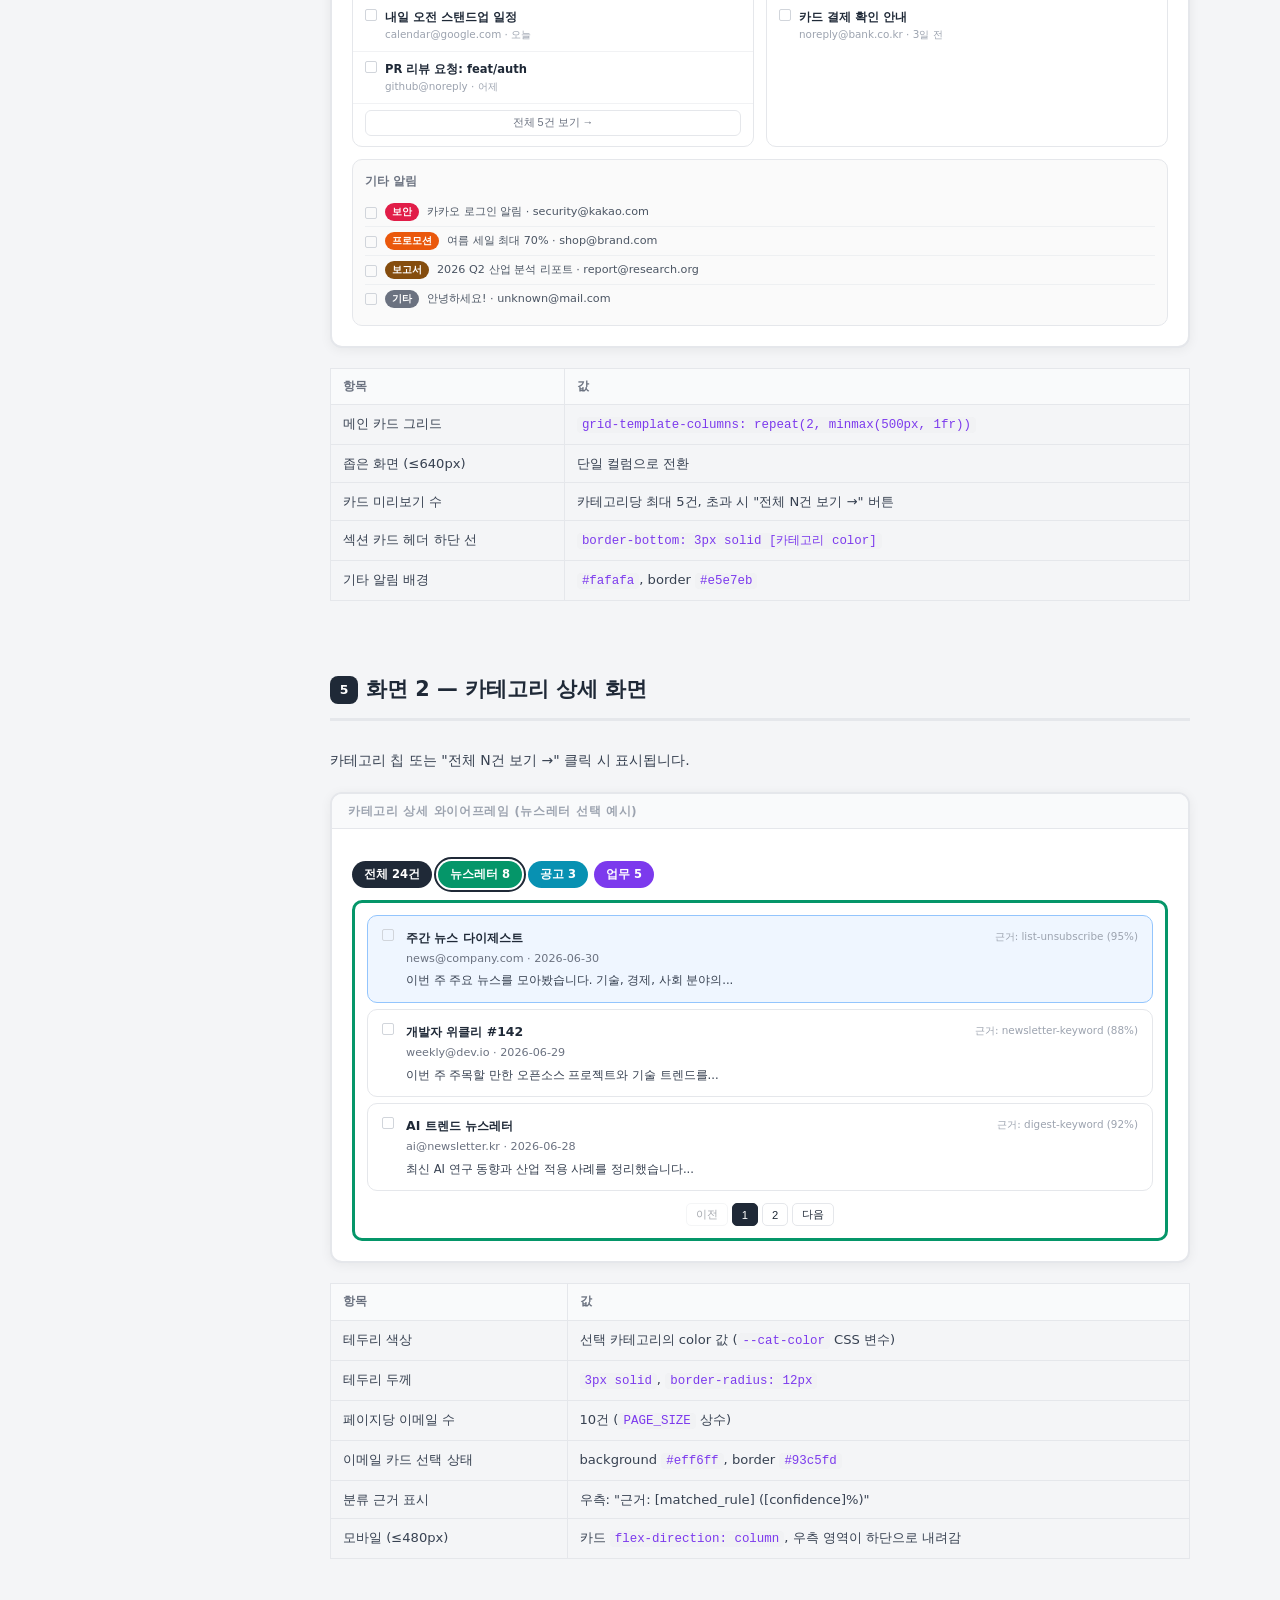
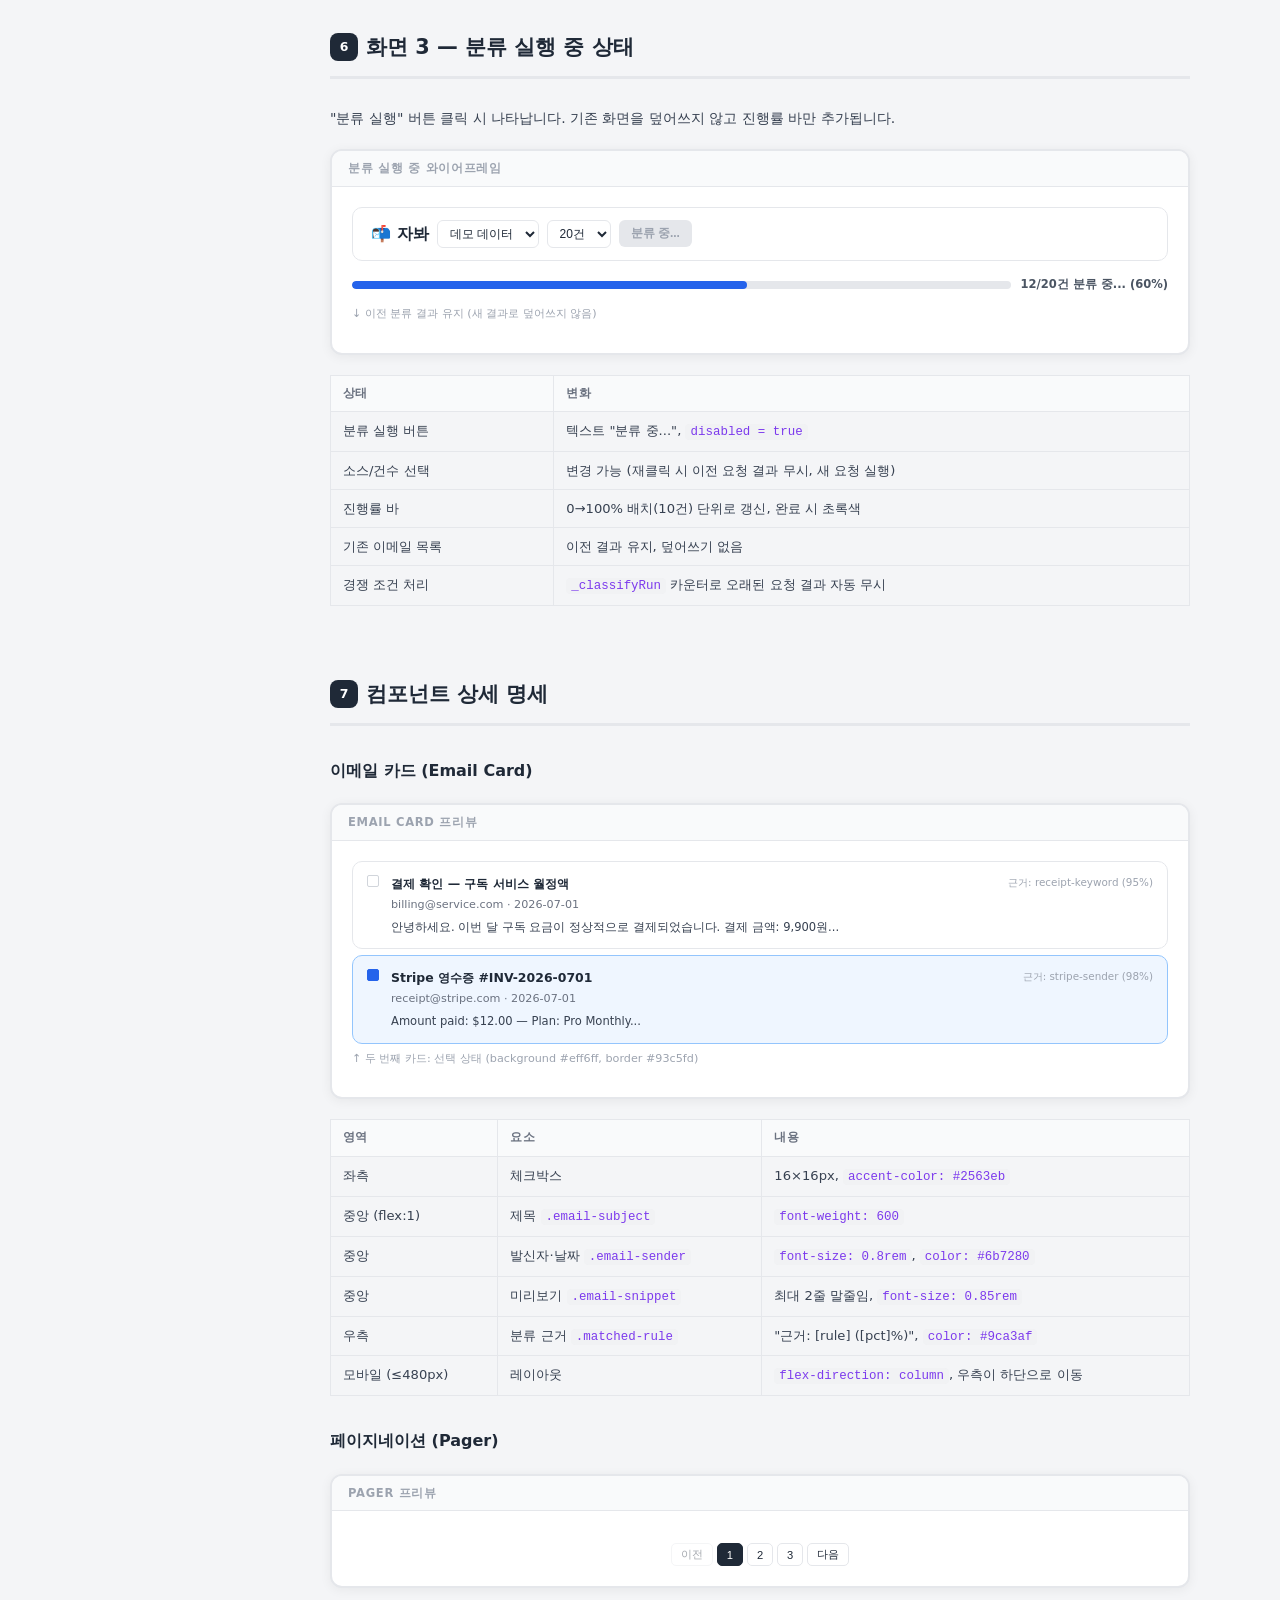
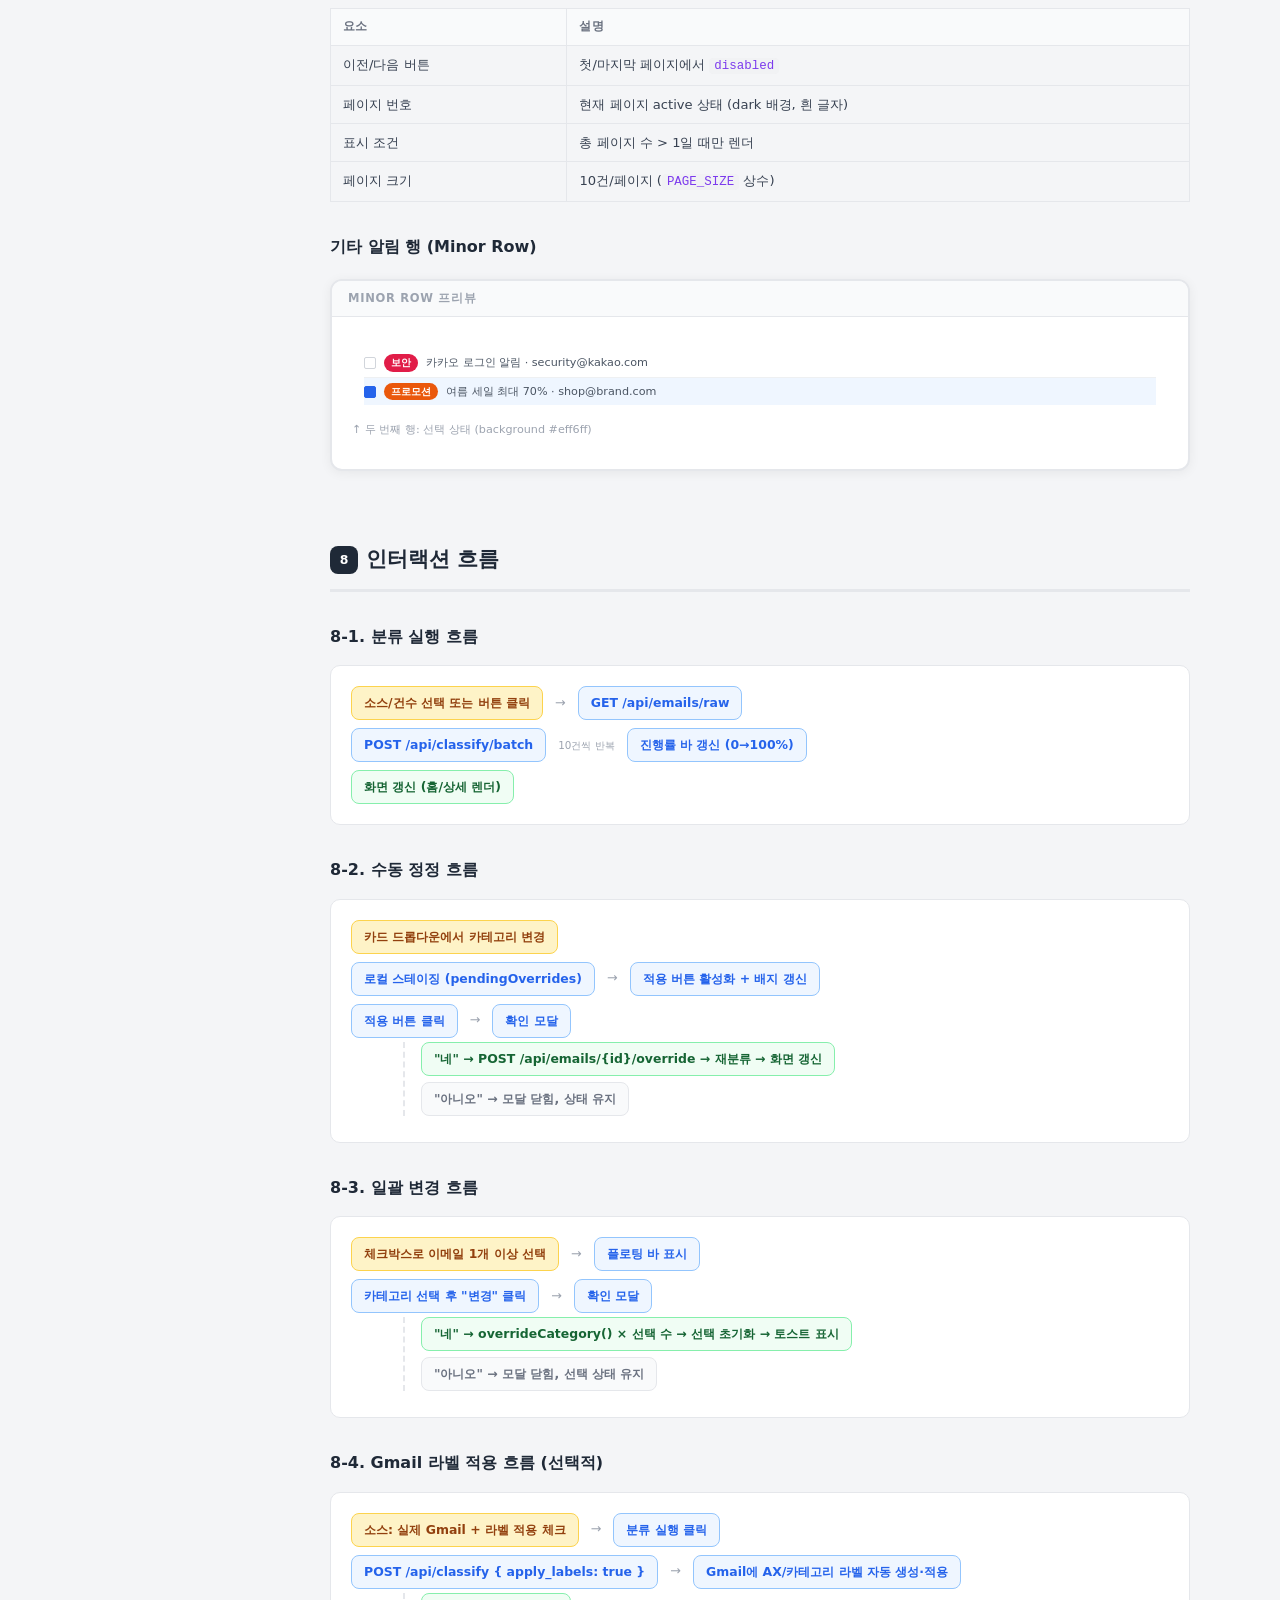
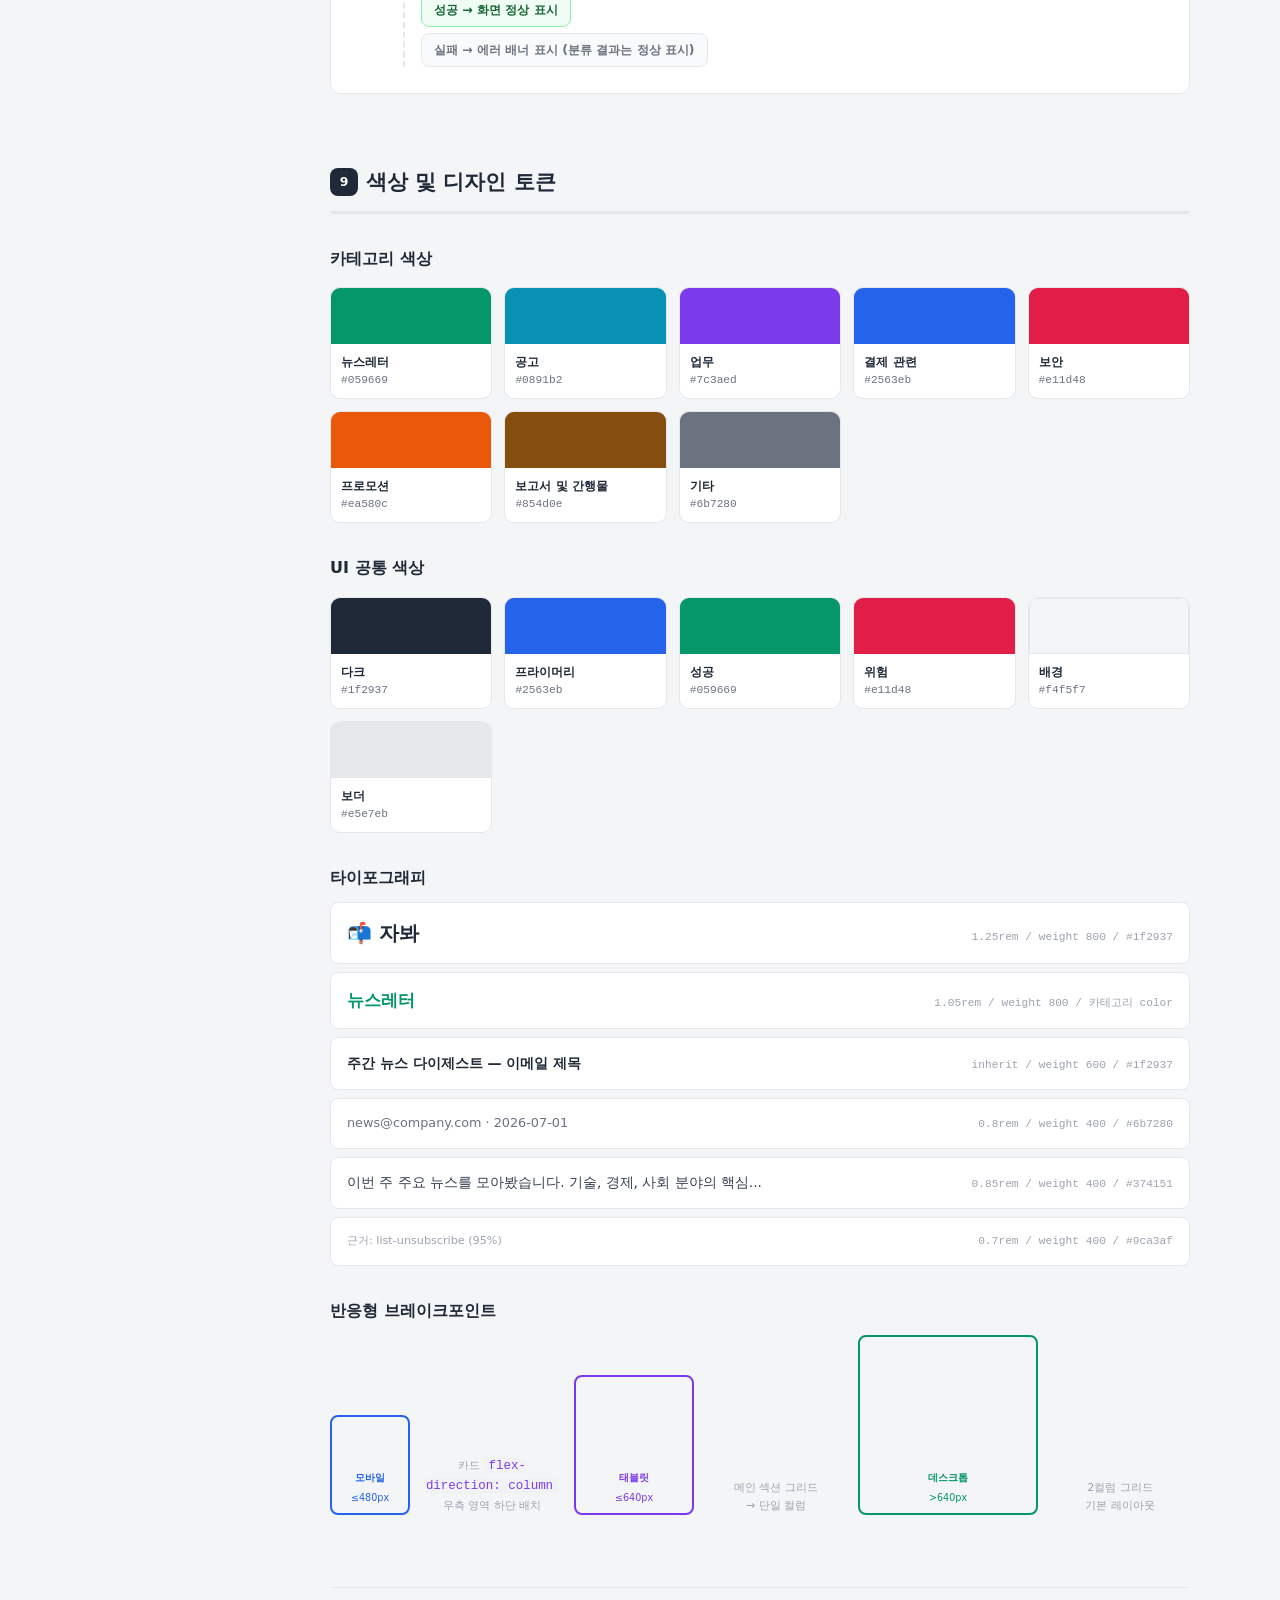
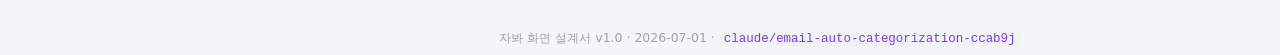
<file: 화면설계서.html>
<!DOCTYPE html>
<html lang="ko">
<head>
  <meta charset="UTF-8" />
  <meta name="viewport" content="width=device-width, initial-scale=1.0" />
  <title>자봐 — 화면 설계서 v1.0</title>
  <style>
    *, *::before, *::after { box-sizing: border-box; margin: 0; padding: 0; }

    :root {
      --cat-newsletter: #059669;
      --cat-announcement: #0891b2;
      --cat-work: #7c3aed;
      --cat-payment: #2563eb;
      --cat-security: #e11d48;
      --cat-promotion: #ea580c;
      --cat-report: #854d0e;
      --cat-other: #6b7280;

      --dark: #1f2937;
      --primary: #2563eb;
      --success: #059669;
      --danger: #e11d48;
      --bg: #f4f5f7;
      --card-bg: #ffffff;
      --border: #e5e7eb;

      --sidebar-w: 240px;
      --content-max: 860px;
    }

    body {
      font-family: "Apple SD Gothic Neo", "Noto Sans KR", "Segoe UI", system-ui, sans-serif;
      background: var(--bg);
      color: var(--dark);
      display: flex;
      min-height: 100vh;
      font-size: 14px;
      line-height: 1.6;
    }

    /* ── Sidebar ── */
    .sidebar {
      position: fixed;
      top: 0; left: 0;
      width: var(--sidebar-w);
      height: 100vh;
      background: var(--dark);
      color: #e5e7eb;
      overflow-y: auto;
      padding: 24px 0 40px;
      z-index: 100;
    }

    .sidebar-logo {
      font-size: 1.2rem;
      font-weight: 800;
      padding: 0 20px 20px;
      border-bottom: 1px solid #374151;
      color: #fff;
    }

    .sidebar-logo span {
      font-size: 0.7rem;
      font-weight: 400;
      color: #9ca3af;
      display: block;
      margin-top: 2px;
    }

    .sidebar-nav {
      list-style: none;
      padding: 16px 0;
    }

    .sidebar-nav li a {
      display: block;
      padding: 7px 20px;
      color: #9ca3af;
      text-decoration: none;
      font-size: 0.8rem;
      transition: color 0.15s, background 0.15s;
      border-left: 3px solid transparent;
    }

    .sidebar-nav li a:hover,
    .sidebar-nav li a.active {
      color: #fff;
      background: #374151;
      border-left-color: var(--primary);
    }

    .sidebar-nav li.section-head a {
      font-size: 0.7rem;
      font-weight: 700;
      text-transform: uppercase;
      letter-spacing: 0.06em;
      color: #6b7280;
      cursor: default;
      pointer-events: none;
      padding-top: 16px;
    }

    /* ── Main Content ── */
    .content {
      margin-left: var(--sidebar-w);
      flex: 1;
      padding: 48px 40px 80px;
    }

    .content-inner {
      max-width: var(--content-max);
      margin: 0 auto;
    }

    /* ── Section ── */
    .spec-section {
      margin-bottom: 72px;
    }

    .spec-section h2 {
      font-size: 1.4rem;
      font-weight: 800;
      color: var(--dark);
      border-bottom: 3px solid var(--border);
      padding-bottom: 12px;
      margin-bottom: 28px;
    }

    .spec-section h3 {
      font-size: 1rem;
      font-weight: 700;
      color: var(--dark);
      margin: 32px 0 12px;
    }

    .spec-section h4 {
      font-size: 0.85rem;
      font-weight: 700;
      color: #6b7280;
      text-transform: uppercase;
      letter-spacing: 0.05em;
      margin: 20px 0 8px;
    }

    p { margin-bottom: 10px; color: #374151; font-size: 0.875rem; }

    /* ── Cover ── */
    .cover {
      background: var(--dark);
      color: #fff;
      border-radius: 16px;
      padding: 48px 48px 40px;
      margin-bottom: 60px;
      position: relative;
      overflow: hidden;
    }

    .cover::before {
      content: "";
      position: absolute;
      top: -60px; right: -60px;
      width: 280px; height: 280px;
      border-radius: 50%;
      background: rgba(37,99,235,0.15);
    }

    .cover-emoji { font-size: 3rem; margin-bottom: 12px; display: block; }
    .cover h1 { font-size: 2.2rem; font-weight: 800; margin-bottom: 6px; }
    .cover p { color: #9ca3af; font-size: 0.9rem; margin-bottom: 0; }

    .cover-meta {
      display: flex;
      gap: 24px;
      margin-top: 28px;
      flex-wrap: wrap;
    }

    .cover-meta-item {
      display: flex;
      flex-direction: column;
      gap: 2px;
    }

    .cover-meta-label {
      font-size: 0.65rem;
      text-transform: uppercase;
      letter-spacing: 0.08em;
      color: #6b7280;
    }

    .cover-meta-value {
      font-size: 0.82rem;
      font-weight: 600;
      color: #e5e7eb;
    }

    /* ── Table ── */
    .spec-table {
      width: 100%;
      border-collapse: collapse;
      font-size: 0.82rem;
      margin-bottom: 16px;
    }

    .spec-table th {
      background: #f9fafb;
      border: 1px solid var(--border);
      padding: 8px 12px;
      text-align: left;
      font-weight: 700;
      color: #6b7280;
      font-size: 0.75rem;
      text-transform: uppercase;
      letter-spacing: 0.04em;
    }

    .spec-table td {
      border: 1px solid var(--border);
      padding: 8px 12px;
      vertical-align: top;
      color: #374151;
    }

    .spec-table tr:hover td { background: #f9fafb; }

    code {
      background: #f1f2f4;
      border-radius: 4px;
      padding: 1px 5px;
      font-family: "JetBrains Mono", "Fira Code", monospace;
      font-size: 0.78rem;
      color: #7c3aed;
    }

    /* ── Wireframe ── */
    .wireframe {
      background: #fff;
      border: 2px solid var(--border);
      border-radius: 12px;
      padding: 0;
      margin: 20px 0;
      overflow: hidden;
      box-shadow: 0 2px 12px rgba(0,0,0,0.06);
    }

    .wireframe-label {
      background: #f9fafb;
      border-bottom: 1px solid var(--border);
      padding: 8px 16px;
      font-size: 0.72rem;
      font-weight: 700;
      text-transform: uppercase;
      letter-spacing: 0.06em;
      color: #9ca3af;
      display: flex;
      align-items: center;
      gap: 6px;
    }

    .wireframe-dot {
      width: 8px; height: 8px;
      border-radius: 50%;
      display: inline-block;
    }

    .wireframe-body {
      padding: 20px;
    }

    /* ── Component Mock ── */
    .mock-topbar {
      display: flex;
      justify-content: space-between;
      align-items: center;
      gap: 12px;
      background: #fff;
      border: 1px solid var(--border);
      border-radius: 10px;
      padding: 12px 18px;
      flex-wrap: wrap;
    }

    .mock-topbar-title {
      font-size: 1rem;
      font-weight: 800;
      white-space: nowrap;
    }

    .mock-controls {
      display: flex;
      align-items: center;
      gap: 8px;
      flex-wrap: wrap;
    }

    .mock-select {
      font-size: 0.75rem;
      padding: 5px 8px;
      border-radius: 6px;
      border: 1px solid var(--border);
      background: #fff;
      color: var(--dark);
      cursor: pointer;
    }

    .mock-btn {
      font-size: 0.75rem;
      padding: 5px 12px;
      border-radius: 6px;
      border: none;
      cursor: pointer;
      font-weight: 600;
      white-space: nowrap;
    }

    .mock-btn-primary { background: var(--primary); color: #fff; }
    .mock-btn-success { background: var(--success); color: #fff; }
    .mock-btn-disabled { background: #e5e7eb; color: #9ca3af; cursor: not-allowed; }
    .mock-btn-sm { font-size: 0.7rem; padding: 3px 8px; font-weight: 600; }

    .mock-chips {
      display: flex;
      gap: 6px;
      flex-wrap: wrap;
      margin-top: 12px;
    }

    .mock-chip {
      border-radius: 999px;
      padding: 4px 12px;
      font-size: 0.72rem;
      font-weight: 700;
      color: #fff;
      cursor: pointer;
    }

    .mock-chip.active {
      outline: 2px solid var(--dark);
      outline-offset: 2px;
    }

    /* Home wireframe grid */
    .mock-home-grid {
      display: grid;
      grid-template-columns: 1fr 1fr;
      gap: 12px;
      margin-top: 12px;
    }

    .mock-section-card {
      background: #fff;
      border: 1px solid var(--border);
      border-radius: 10px;
      overflow: hidden;
    }

    .mock-section-header {
      display: flex;
      justify-content: space-between;
      align-items: center;
      padding: 10px 12px 8px;
      border-bottom-width: 3px;
      border-bottom-style: solid;
    }

    .mock-section-title {
      font-size: 0.85rem;
      font-weight: 800;
    }

    .mock-section-count {
      font-size: 0.72rem;
      color: #6b7280;
      font-weight: 600;
    }

    .mock-email-row {
      display: flex;
      align-items: flex-start;
      gap: 8px;
      padding: 8px 12px;
      border-bottom: 1px solid #f1f2f4;
      font-size: 0.72rem;
    }

    .mock-email-row:last-child { border-bottom: none; }

    .mock-cb {
      width: 12px; height: 12px;
      border: 1.5px solid #d1d5db;
      border-radius: 2px;
      flex-shrink: 0;
      margin-top: 1px;
    }

    .mock-email-title {
      font-weight: 600;
      color: var(--dark);
      white-space: nowrap;
      overflow: hidden;
      text-overflow: ellipsis;
      max-width: 160px;
    }

    .mock-email-sub {
      color: #9ca3af;
      font-size: 0.65rem;
    }

    .mock-more-btn {
      display: block;
      width: calc(100% - 24px);
      margin: 6px 12px 10px;
      background: none;
      border: 1px solid var(--border);
      border-radius: 6px;
      padding: 5px;
      font-size: 0.68rem;
      color: #6b7280;
      cursor: pointer;
      text-align: center;
    }

    .mock-minor-section {
      background: #fafafa;
      border: 1px solid var(--border);
      border-radius: 10px;
      padding: 12px;
      margin-top: 0;
    }

    .mock-minor-title {
      font-size: 0.72rem;
      font-weight: 700;
      color: #6b7280;
      margin-bottom: 8px;
    }

    .mock-minor-row {
      display: flex;
      align-items: center;
      gap: 8px;
      padding: 5px 0;
      border-bottom: 1px solid #eef0f2;
      font-size: 0.7rem;
    }

    .mock-minor-row:last-child { border-bottom: none; }

    .mock-cat-tag {
      display: inline-block;
      border-radius: 999px;
      padding: 1px 7px;
      font-size: 0.62rem;
      font-weight: 700;
      color: #fff;
      white-space: nowrap;
    }

    .mock-minor-text {
      flex: 1;
      white-space: nowrap;
      overflow: hidden;
      text-overflow: ellipsis;
      color: #4b5563;
    }

    /* Progress bar */
    .mock-progress {
      background: var(--border);
      border-radius: 999px;
      height: 8px;
      overflow: hidden;
      margin: 8px 0;
    }

    .mock-progress-fill {
      height: 100%;
      border-radius: 999px;
      background: var(--primary);
      transition: width 0.3s ease;
    }

    .mock-progress-fill.done { background: var(--success); }

    /* Email card detail */
    .mock-email-card {
      background: #fff;
      border: 1px solid var(--border);
      border-radius: 10px;
      padding: 12px 14px;
      display: flex;
      gap: 12px;
      align-items: flex-start;
      margin-bottom: 6px;
      font-size: 0.78rem;
    }

    .mock-email-card.selected {
      background: #eff6ff;
      border-color: #93c5fd;
    }

    .mock-email-card-main { flex: 1; min-width: 0; }
    .mock-email-card-title { font-weight: 600; margin-bottom: 2px; }
    .mock-email-card-sender { font-size: 0.7rem; color: #6b7280; margin-bottom: 4px; }
    .mock-email-card-snippet { font-size: 0.72rem; color: #374151; }

    .mock-email-card-side {
      display: flex;
      flex-direction: column;
      align-items: flex-end;
      gap: 6px;
      flex-shrink: 0;
    }

    .mock-matched-rule { font-size: 0.65rem; color: #9ca3af; }

    /* Floating bar */
    .mock-floating-bar {
      background: var(--dark);
      color: #fff;
      border-radius: 10px;
      padding: 10px 14px;
      display: flex;
      align-items: center;
      gap: 10px;
      font-size: 0.78rem;
      box-shadow: 0 4px 20px rgba(0,0,0,0.25);
      margin-top: 12px;
    }

    .mock-drag-handle {
      color: #6b7280;
      font-size: 1rem;
      cursor: grab;
    }

    .mock-floating-select {
      font-size: 0.75rem;
      padding: 4px 8px;
      border-radius: 6px;
      border: 1px solid #4b5563;
      background: #374151;
      color: #fff;
    }

    /* Modal */
    .mock-modal-overlay {
      background: rgba(0,0,0,0.4);
      border-radius: 10px;
      display: flex;
      align-items: center;
      justify-content: center;
      padding: 30px;
      margin-top: 12px;
    }

    .mock-modal {
      background: #fff;
      border-radius: 14px;
      padding: 28px;
      text-align: center;
      box-shadow: 0 8px 32px rgba(0,0,0,0.18);
      min-width: 200px;
    }

    .mock-modal p {
      font-weight: 700;
      font-size: 0.9rem;
      margin-bottom: 16px;
      color: var(--dark);
    }

    .mock-modal-btns { display: flex; gap: 10px; justify-content: center; }

    /* Toast */
    .mock-toast {
      background: var(--dark);
      color: #fff;
      border-radius: 8px;
      padding: 10px 18px;
      font-size: 0.78rem;
      font-weight: 500;
      display: inline-block;
      box-shadow: 0 4px 16px rgba(0,0,0,0.2);
      margin-top: 8px;
    }

    /* Error banner */
    .mock-error-banner {
      background: #fee2e2;
      color: #991b1b;
      border-radius: 8px;
      padding: 10px 14px;
      font-size: 0.78rem;
      margin-top: 8px;
    }

    /* Color palette */
    .color-grid {
      display: grid;
      grid-template-columns: repeat(auto-fill, minmax(160px, 1fr));
      gap: 12px;
      margin: 16px 0;
    }

    .color-swatch {
      border-radius: 10px;
      overflow: hidden;
      border: 1px solid var(--border);
    }

    .color-swatch-bar {
      height: 56px;
    }

    .color-swatch-info {
      background: #fff;
      padding: 8px 10px;
    }

    .color-swatch-name {
      font-size: 0.78rem;
      font-weight: 700;
      color: var(--dark);
    }

    .color-swatch-hex {
      font-size: 0.7rem;
      color: #6b7280;
      font-family: monospace;
    }

    /* Flow diagram */
    .flow-diagram {
      background: #fff;
      border: 1px solid var(--border);
      border-radius: 10px;
      padding: 20px;
      margin: 16px 0;
    }

    .flow-step {
      display: flex;
      align-items: center;
      gap: 12px;
      margin-bottom: 8px;
    }

    .flow-step:last-child { margin-bottom: 0; }

    .flow-node {
      background: #eff6ff;
      border: 1.5px solid #93c5fd;
      border-radius: 8px;
      padding: 6px 12px;
      font-size: 0.78rem;
      font-weight: 600;
      color: var(--primary);
      white-space: nowrap;
    }

    .flow-node.trigger {
      background: #fef3c7;
      border-color: #fcd34d;
      color: #92400e;
    }

    .flow-node.action {
      background: #f0fdf4;
      border-color: #86efac;
      color: #166534;
    }

    .flow-node.terminal {
      background: #f9fafb;
      border-color: var(--border);
      color: #6b7280;
    }

    .flow-arrow {
      color: #9ca3af;
      font-size: 0.8rem;
      flex-shrink: 0;
    }

    .flow-branch {
      margin-left: 52px;
      border-left: 2px dashed var(--border);
      padding-left: 16px;
      margin-top: -4px;
      margin-bottom: 4px;
    }

    .flow-branch .flow-step { margin-bottom: 6px; }

    /* Typography tokens */
    .typo-sample {
      background: #fff;
      border: 1px solid var(--border);
      border-radius: 8px;
      padding: 14px 16px;
      margin-bottom: 8px;
      display: flex;
      align-items: baseline;
      justify-content: space-between;
      gap: 16px;
    }

    .typo-sample-text { flex: 1; }
    .typo-sample-meta { font-size: 0.7rem; color: #9ca3af; white-space: nowrap; font-family: monospace; }

    /* Stack badge */
    .badge {
      display: inline-block;
      background: #eff6ff;
      border: 1px solid #bfdbfe;
      color: var(--primary);
      border-radius: 6px;
      padding: 2px 8px;
      font-size: 0.72rem;
      font-weight: 600;
      margin: 2px;
    }

    .badge.green { background: #f0fdf4; border-color: #86efac; color: #166534; }
    .badge.purple { background: #f5f3ff; border-color: #c4b5fd; color: #6d28d9; }
    .badge.orange { background: #fff7ed; border-color: #fed7aa; color: #c2410c; }

    /* Responsive breakpoints viz */
    .breakpoint-demo {
      display: flex;
      gap: 12px;
      align-items: flex-end;
      margin: 12px 0;
    }

    .breakpoint-box {
      border: 2px solid var(--border);
      border-radius: 8px;
      display: flex;
      flex-direction: column;
      align-items: center;
      justify-content: flex-end;
      padding-bottom: 8px;
      gap: 4px;
    }

    .breakpoint-label {
      font-size: 0.65rem;
      font-weight: 700;
      color: #6b7280;
    }

    .breakpoint-px {
      font-size: 0.6rem;
      color: #9ca3af;
    }

    /* Pager mock */
    .mock-pager {
      display: flex;
      gap: 4px;
      margin-top: 12px;
      justify-content: center;
    }

    .mock-pager-btn {
      font-size: 0.7rem;
      padding: 3px 9px;
      border-radius: 5px;
      border: 1px solid var(--border);
      background: #fff;
      cursor: pointer;
      color: var(--dark);
    }

    .mock-pager-btn.active { background: var(--dark); color: #fff; border-color: var(--dark); }
    .mock-pager-btn:disabled { opacity: 0.4; cursor: default; }

    /* Count banner */
    .mock-count-banner {
      display: flex;
      align-items: center;
      gap: 8px;
      padding: 8px 14px;
      background: #eff6ff;
      border-bottom: 1px solid #dbeafe;
      font-size: 0.72rem;
      color: #1e40af;
      border-radius: 8px;
      margin-top: 8px;
    }

    /* Detail view */
    .mock-detail-list {
      border: 3px solid var(--cat-newsletter);
      border-radius: 10px;
      padding: 12px;
      margin-top: 12px;
    }

    /* Running state */
    .mock-running-topbar {
      display: flex;
      align-items: center;
      gap: 8px;
      background: #fff;
      border: 1px solid var(--border);
      border-radius: 10px;
      padding: 12px 18px;
    }

    .mock-running-label {
      font-size: 0.72rem;
      font-weight: 700;
      color: var(--dark);
      margin-right: auto;
    }

    .mock-progress-row {
      display: flex;
      align-items: center;
      gap: 10px;
      margin-top: 10px;
    }

    .mock-progress-text {
      font-size: 0.72rem;
      font-weight: 700;
      color: #4b5563;
      white-space: nowrap;
    }

    /* Scrollbar */
    .sidebar::-webkit-scrollbar { width: 4px; }
    .sidebar::-webkit-scrollbar-track { background: transparent; }
    .sidebar::-webkit-scrollbar-thumb { background: #374151; border-radius: 2px; }

    /* Section number badge */
    .sec-num {
      display: inline-flex;
      align-items: center;
      justify-content: center;
      width: 28px; height: 28px;
      border-radius: 8px;
      background: var(--dark);
      color: #fff;
      font-size: 0.78rem;
      font-weight: 800;
      flex-shrink: 0;
      margin-right: 8px;
    }

    .sec-title-row {
      display: flex;
      align-items: center;
      padding-bottom: 12px;
      border-bottom: 3px solid var(--border);
      margin-bottom: 28px;
    }

    .sec-title-row h2 {
      border: none;
      padding: 0;
      margin: 0;
      font-size: 1.3rem;
    }

    /* Note */
    .note {
      background: #fffbeb;
      border: 1px solid #fcd34d;
      border-radius: 8px;
      padding: 10px 14px;
      font-size: 0.8rem;
      color: #92400e;
      margin: 12px 0;
    }

    .note strong { color: #78350f; }

    /* Info box */
    .info-box {
      background: #f0f9ff;
      border: 1px solid #bae6fd;
      border-radius: 8px;
      padding: 10px 14px;
      font-size: 0.8rem;
      color: #0369a1;
      margin: 12px 0;
    }

    /* Divider */
    .divider {
      border: none;
      border-top: 1px solid var(--border);
      margin: 40px 0;
    }

    /* Smooth scroll */
    html { scroll-behavior: smooth; }

    @media (max-width: 768px) {
      .sidebar { display: none; }
      .content { margin-left: 0; padding: 24px 16px 60px; }
      .mock-home-grid { grid-template-columns: 1fr; }
    }
  </style>
</head>
<body>

<!-- ────────────────── Sidebar ────────────────── -->
<nav class="sidebar">
  <div class="sidebar-logo">
    📬 자봐 화면설계서
    <span>v1.0 · 2026-07-01</span>
  </div>
  <ul class="sidebar-nav">
    <li><a href="#cover">개요</a></li>

    <li class="section-head"><a href="#">카테고리</a></li>
    <li><a href="#categories">카테고리 체계</a></li>

    <li class="section-head"><a href="#">공통 컴포넌트</a></li>
    <li><a href="#comp-topbar">상단 바</a></li>
    <li><a href="#comp-chips">카테고리 칩</a></li>
    <li><a href="#comp-banner">카운트 배너</a></li>
    <li><a href="#comp-progress">진행률 바</a></li>
    <li><a href="#comp-modal">확인 모달</a></li>
    <li><a href="#comp-toast">토스트</a></li>
    <li><a href="#comp-error">에러 배너</a></li>
    <li><a href="#comp-floating">플로팅 바</a></li>

    <li class="section-head"><a href="#">화면</a></li>
    <li><a href="#screen-home">홈 화면</a></li>
    <li><a href="#screen-detail">카테고리 상세</a></li>
    <li><a href="#screen-running">분류 실행 중</a></li>

    <li class="section-head"><a href="#">명세 · 흐름</a></li>
    <li><a href="#comp-detail">컴포넌트 명세</a></li>
    <li><a href="#flows">인터랙션 흐름</a></li>
    <li><a href="#tokens">디자인 토큰</a></li>
  </ul>
</nav>

<!-- ────────────────── Main Content ────────────────── -->
<main class="content">
<div class="content-inner">

  <!-- Cover -->
  <div class="cover" id="cover">
    <span class="cover-emoji">📬</span>
    <h1>자봐 화면 설계서</h1>
    <p>Gmail 이메일 자동 분류 웹 대시보드 — 화면 구조·컴포넌트·인터랙션 흐름 명세</p>
    <div class="cover-meta">
      <div class="cover-meta-item">
        <span class="cover-meta-label">버전</span>
        <span class="cover-meta-value">v1.0</span>
      </div>
      <div class="cover-meta-item">
        <span class="cover-meta-label">작성일</span>
        <span class="cover-meta-value">2026-07-01</span>
      </div>
      <div class="cover-meta-item">
        <span class="cover-meta-label">브랜치</span>
        <span class="cover-meta-value" style="font-family:monospace;font-size:0.75rem">claude/email-auto-categorization-ccab9j</span>
      </div>
    </div>
  </div>

  <!-- 앱 개요 -->
  <section class="spec-section" id="app-overview">
    <div class="sec-title-row">
      <span class="sec-num">1</span>
      <h2>앱 개요</h2>
    </div>

    <p><strong>자봐</strong>는 Gmail 이메일을 자동으로 분류·태깅해 주는 웹 대시보드입니다. FastAPI 백엔드가 정적 프론트엔드를 함께 서빙하며, 브라우저 한 탭으로 모든 기능을 사용합니다.</p>

    <h3>기술 스택</h3>
    <table class="spec-table">
      <thead>
        <tr><th>레이어</th><th>기술</th><th>비고</th></tr>
      </thead>
      <tbody>
        <tr>
          <td>백엔드</td>
          <td><span class="badge">FastAPI</span> <span class="badge purple">Python 3.11+</span></td>
          <td>uvicorn으로 실행, 정적 파일 서빙 포함</td>
        </tr>
        <tr>
          <td>프론트엔드</td>
          <td><span class="badge orange">바닐라 HTML/CSS/JS</span></td>
          <td>빌드 도구 없음, 단일 페이지(SPA 유사)</td>
        </tr>
        <tr>
          <td>분류 엔진</td>
          <td><span class="badge">규칙 기반</span> + <span class="badge purple">Claude API 폴백</span></td>
          <td><code>ANTHROPIC_API_KEY</code> 없으면 규칙만 사용</td>
        </tr>
        <tr>
          <td>Gmail 연동</td>
          <td><span class="badge green">Google API (OAuth2)</span></td>
          <td><code>credentials.json</code> + <code>token.json</code> 로컬 저장</td>
        </tr>
      </tbody>
    </table>

    <h3>화면 목록</h3>
    <table class="spec-table">
      <thead>
        <tr><th>#</th><th>화면명</th><th>진입 조건</th><th>주요 역할</th></tr>
      </thead>
      <tbody>
        <tr>
          <td>1</td>
          <td><strong>홈 화면 (전체 뷰)</strong></td>
          <td>초기 진입 / "전체" 칩 선택</td>
          <td>메인 4개 카테고리 큰 카드 + 기타 알림 요약</td>
        </tr>
        <tr>
          <td>2</td>
          <td><strong>카테고리 상세 화면</strong></td>
          <td>카테고리 칩 클릭</td>
          <td>선택 카테고리 이메일 목록 + 페이지네이션</td>
        </tr>
        <tr>
          <td>3</td>
          <td><strong>분류 실행 중 상태</strong></td>
          <td>"분류 실행" 버튼 클릭</td>
          <td>진행률 바 표시, 버튼 비활성화</td>
        </tr>
      </tbody>
    </table>
  </section>

  <!-- 카테고리 체계 -->
  <section class="spec-section" id="categories">
    <div class="sec-title-row">
      <span class="sec-num">2</span>
      <h2>카테고리 체계</h2>
    </div>

    <p>8개 카테고리를 <strong>메인(4개)</strong>과 <strong>기타(4개)</strong>로 구분합니다.</p>

    <h3>메인 카테고리 — 홈 화면 큰 카드</h3>
    <div class="color-grid">
      <div class="color-swatch">
        <div class="color-swatch-bar" style="background:#059669"></div>
        <div class="color-swatch-info">
          <div class="color-swatch-name">뉴스레터</div>
          <div class="color-swatch-hex">#059669 · newsletter</div>
        </div>
      </div>
      <div class="color-swatch">
        <div class="color-swatch-bar" style="background:#0891b2"></div>
        <div class="color-swatch-info">
          <div class="color-swatch-name">공고</div>
          <div class="color-swatch-hex">#0891b2 · announcement</div>
        </div>
      </div>
      <div class="color-swatch">
        <div class="color-swatch-bar" style="background:#7c3aed"></div>
        <div class="color-swatch-info">
          <div class="color-swatch-name">업무</div>
          <div class="color-swatch-hex">#7c3aed · work</div>
        </div>
      </div>
      <div class="color-swatch">
        <div class="color-swatch-bar" style="background:#2563eb"></div>
        <div class="color-swatch-info">
          <div class="color-swatch-name">결제 관련</div>
          <div class="color-swatch-hex">#2563eb · payment</div>
        </div>
      </div>
    </div>

    <h3>기타 카테고리 — 하단 요약 섹션</h3>
    <div class="color-grid">
      <div class="color-swatch">
        <div class="color-swatch-bar" style="background:#e11d48"></div>
        <div class="color-swatch-info">
          <div class="color-swatch-name">보안</div>
          <div class="color-swatch-hex">#e11d48 · security</div>
        </div>
      </div>
      <div class="color-swatch">
        <div class="color-swatch-bar" style="background:#ea580c"></div>
        <div class="color-swatch-info">
          <div class="color-swatch-name">프로모션</div>
          <div class="color-swatch-hex">#ea580c · promotion</div>
        </div>
      </div>
      <div class="color-swatch">
        <div class="color-swatch-bar" style="background:#854d0e"></div>
        <div class="color-swatch-info">
          <div class="color-swatch-name">보고서 및 간행물</div>
          <div class="color-swatch-hex">#854d0e · report</div>
        </div>
      </div>
      <div class="color-swatch">
        <div class="color-swatch-bar" style="background:#6b7280"></div>
        <div class="color-swatch-info">
          <div class="color-swatch-name">기타</div>
          <div class="color-swatch-hex">#6b7280 · other</div>
        </div>
      </div>
    </div>

    <div class="note">
      <strong>보안(security) 특이사항:</strong> 규칙 매칭으로만 판정하며, 이 카테고리로 분류된 메일의 본문은 Claude API에 절대 전달되지 않습니다.
    </div>

    <table class="spec-table">
      <thead>
        <tr><th>순서</th><th>ID</th><th>표시명</th><th>분류 기준 (요약)</th></tr>
      </thead>
      <tbody>
        <tr><td>1</td><td><code>newsletter</code></td><td>뉴스레터</td><td>List-Unsubscribe 헤더, 뉴스레터·구독·digest 키워드</td></tr>
        <tr><td>2</td><td><code>announcement</code></td><td>공고</td><td>공고·입찰·채용·RFP·입찰공고 키워드</td></tr>
        <tr><td>3</td><td><code>work</code></td><td>업무</td><td>회의·Jira·Slack·GitHub·캘린더·일정 키워드</td></tr>
        <tr><td>4</td><td><code>payment</code></td><td>결제 관련</td><td>결제·영수증·청구서·invoice·receipt·주문확인</td></tr>
        <tr><td>5</td><td><code>security</code></td><td>보안</td><td>인증번호·OTP·로그인알림·비밀번호 재설정 (LLM 차단)</td></tr>
        <tr><td>6</td><td><code>promotion</code></td><td>프로모션</td><td>할인·세일·쿠폰·% off·이벤트·신상품 키워드</td></tr>
        <tr><td>7</td><td><code>report</code></td><td>보고서 및 간행물</td><td>보고서·리포트·백서·간행물·통계·연구 키워드</td></tr>
        <tr><td>8</td><td><code>other</code></td><td>기타</td><td>규칙 미매칭 + LLM 폴백 실패 또는 미사용</td></tr>
      </tbody>
    </table>
  </section>

  <!-- 공통 컴포넌트 -->
  <section class="spec-section" id="comp-topbar">
    <div class="sec-title-row">
      <span class="sec-num">3</span>
      <h2>공통 컴포넌트</h2>
    </div>

    <h3>3-1. 상단 바 (TopBar)</h3>
    <p>모든 화면 최상단에 항상 표시되는 컨트롤 영역입니다.</p>

    <div class="wireframe">
      <div class="wireframe-label">
        <span class="wireframe-dot" style="background:#e11d48"></span>
        <span class="wireframe-dot" style="background:#fbbf24"></span>
        <span class="wireframe-dot" style="background:#059669"></span>
        TopBar 프리뷰
      </div>
      <div class="wireframe-body">
        <div class="mock-topbar">
          <span class="mock-topbar-title">📬 자봐</span>
          <div class="mock-controls">
            <select class="mock-select"><option>데모 데이터</option><option>실제 Gmail</option></select>
            <select class="mock-select"><option>20건</option><option>50건</option><option>100건</option></select>
            <label style="font-size:0.75rem;display:flex;align-items:center;gap:4px;color:#4b5563"><input type="checkbox" /> Gmail에 라벨 적용</label>
            <button class="mock-btn mock-btn-primary">분류 실행</button>
            <button class="mock-btn mock-btn-success mock-btn-sm">적용 <span style="background:rgba(255,255,255,0.25);border-radius:999px;padding:1px 6px;font-size:0.65rem">2</span></button>
          </div>
        </div>
      </div>
    </div>

    <table class="spec-table">
      <thead><tr><th>요소</th><th>ID</th><th>기본값</th><th>동작</th></tr></thead>
      <tbody>
        <tr><td>소스 선택</td><td><code>#source-select</code></td><td>데모 데이터</td><td>변경 즉시 <code>runClassify()</code> 호출</td></tr>
        <tr><td>건수 선택</td><td><code>#limit-select</code></td><td>20건</td><td>변경 즉시 <code>runClassify()</code> 호출</td></tr>
        <tr><td>Gmail에 라벨 적용</td><td><code>#apply-labels-checkbox</code></td><td>off (비활성)</td><td>소스가 <code>gmail</code>일 때만 활성</td></tr>
        <tr><td>분류 실행</td><td><code>#refresh-btn</code></td><td>활성</td><td>분류 중: "분류 중..." 텍스트 + disabled</td></tr>
        <tr><td>적용</td><td><code>#apply-overrides-btn</code></td><td>비활성 (회색)</td><td>미결 정정 1개 이상: 활성(초록), 숫자 배지 표시</td></tr>
      </tbody>
    </table>
  </section>

  <section class="spec-section" id="comp-chips">
    <h3>3-2. 카테고리 요약 칩 (Summary Chips)</h3>
    <p>분류 완료 후 각 카테고리 건수를 색상 칩으로 표시합니다.</p>

    <div class="wireframe">
      <div class="wireframe-label">
        <span class="wireframe-dot" style="background:#e11d48"></span>
        <span class="wireframe-dot" style="background:#fbbf24"></span>
        <span class="wireframe-dot" style="background:#059669"></span>
        Summary Chips 프리뷰
      </div>
      <div class="wireframe-body">
        <div class="mock-chips">
          <span class="mock-chip" style="background:#1f2937">전체 24건</span>
          <span class="mock-chip active" style="background:#059669">뉴스레터 8</span>
          <span class="mock-chip" style="background:#0891b2">공고 3</span>
          <span class="mock-chip" style="background:#7c3aed">업무 5</span>
          <span class="mock-chip" style="background:#2563eb">결제 관련 2</span>
          <span class="mock-chip" style="background:#e11d48">보안 1</span>
          <span class="mock-chip" style="background:#ea580c">프로모션 3</span>
          <span class="mock-chip" style="background:#854d0e">보고서 및 간행물 1</span>
          <span class="mock-chip" style="background:#6b7280">기타 1</span>
        </div>
        <p style="margin-top:8px;font-size:0.7rem;color:#9ca3af">↑ "뉴스레터" 칩에 active 상태 (검정 테두리) 적용 예시</p>
      </div>
    </div>

    <table class="spec-table">
      <thead><tr><th>상태</th><th>표현</th></tr></thead>
      <tbody>
        <tr><td>선택됨 (active)</td><td><code>outline: 2px solid #1f2937</code></td></tr>
        <tr><td>미선택</td><td>outline 없음, hover 시 opacity 0.85</td></tr>
        <tr><td>전체 칩</td><td>항상 첫 번째, 배경색 <code>#1f2937</code> (다크)</td></tr>
      </tbody>
    </table>
  </section>

  <section class="spec-section" id="comp-banner">
    <h3>3-3. 카운트 정보 배너</h3>
    <p>소스가 Gmail일 때만 표시됩니다.</p>
    <div class="wireframe">
      <div class="wireframe-label">카운트 배너 프리뷰</div>
      <div class="wireframe-body">
        <div class="mock-count-banner">
          <span>ℹ️</span>
          <span>자봐는 <strong>24건</strong>의 개별 메일을 읽었습니다. Gmail 받은편지함 숫자(대화 기준)와 다를 수 있어요 — 하나의 대화에 메일이 여러 개면 자봐는 각각 따로 셉니다.</span>
        </div>
      </div>
    </div>
    <div class="info-box">배경 <code>#eff6ff</code> · 텍스트 <code>#1e40af</code> · 하단 선 <code>#dbeafe</code></div>
  </section>

  <section class="spec-section" id="comp-progress">
    <h3>3-4. 분류 진행률 바</h3>
    <div class="wireframe">
      <div class="wireframe-label">Progress Bar 프리뷰</div>
      <div class="wireframe-body">
        <p style="font-size:0.72rem;font-weight:700;color:#4b5563;margin-bottom:4px">진행 중 (60%)</p>
        <div class="mock-progress-row">
          <div class="mock-progress" style="flex:1"><div class="mock-progress-fill" style="width:60%"></div></div>
          <span class="mock-progress-text">12/20건 분류 중...</span>
        </div>
        <p style="font-size:0.72rem;font-weight:700;color:#4b5563;margin-top:12px;margin-bottom:4px">완료</p>
        <div class="mock-progress-row">
          <div class="mock-progress" style="flex:1"><div class="mock-progress-fill done" style="width:100%"></div></div>
          <span class="mock-progress-text">분류 완료 (20건)</span>
        </div>
      </div>
    </div>
    <table class="spec-table">
      <thead><tr><th>상태</th><th>진행 바 색상</th></tr></thead>
      <tbody>
        <tr><td>진행 중</td><td><span style="display:inline-block;width:14px;height:14px;background:#2563eb;border-radius:3px;vertical-align:middle;margin-right:4px"></span><code>#2563eb</code></td></tr>
        <tr><td>완료</td><td><span style="display:inline-block;width:14px;height:14px;background:#059669;border-radius:3px;vertical-align:middle;margin-right:4px"></span><code>#059669</code> (.is-done 클래스)</td></tr>
      </tbody>
    </table>
  </section>

  <section class="spec-section" id="comp-modal">
    <h3>3-5. 확인 모달 (Confirm Modal)</h3>
    <div class="wireframe">
      <div class="wireframe-label">Confirm Modal 프리뷰</div>
      <div class="wireframe-body">
        <div class="mock-modal-overlay">
          <div class="mock-modal">
            <p>라벨을 적용하시겠습니까?</p>
            <div class="mock-modal-btns">
              <button class="mock-btn mock-btn-primary" style="padding:7px 20px">네</button>
              <button class="mock-btn" style="background:#f3f4f6;color:#374151;padding:7px 20px">아니오</button>
            </div>
          </div>
        </div>
      </div>
    </div>
    <table class="spec-table">
      <thead><tr><th>트리거</th><th>메시지</th><th>네 동작</th></tr></thead>
      <tbody>
        <tr><td><code>#apply-overrides-btn</code> 클릭</td><td>라벨을 적용하시겠습니까?</td><td><code>applyPendingOverrides()</code> 실행</td></tr>
        <tr><td><code>#bulk-apply-btn</code> 클릭</td><td>N개 메일을 '[카테고리]'(으)로 변경하시겠습니까?</td><td><code>applyBulkOverride()</code> 실행</td></tr>
      </tbody>
    </table>
  </section>

  <section class="spec-section" id="comp-toast">
    <h3>3-6. 토스트 알림 (Toast)</h3>
    <div class="wireframe">
      <div class="wireframe-label">Toast 프리뷰</div>
      <div class="wireframe-body" style="text-align:center">
        <div class="mock-toast">3개 메일을 '업무'(으)로 변경 예정 — '적용'을 눌러 반영하세요.</div>
      </div>
    </div>
    <div class="info-box">위치: 화면 상단 중앙 (<code>position: fixed; top: 20px; left: 50%</code>) · 배경 <code>#1f2937</code> · 글자 흰색</div>
  </section>

  <section class="spec-section" id="comp-error">
    <h3>3-7. 에러 배너 (Error Banner)</h3>
    <div class="wireframe">
      <div class="wireframe-label">Error Banner 프리뷰</div>
      <div class="wireframe-body">
        <div class="mock-error-banner">⚠ 분류는 완료됐지만 2건은 Gmail 라벨 적용에 실패했습니다. "분류 실행"을 다시 눌러 재시도해보세요.</div>
      </div>
    </div>
    <div class="info-box">배경 <code>#fee2e2</code> · 텍스트 <code>#991b1b</code></div>
  </section>

  <section class="spec-section" id="comp-floating">
    <h3>3-8. 선택 플로팅 바 (Bulk Action Bar)</h3>
    <p>1개 이상 이메일 선택 시 화면 하단에 고정 표시됩니다.</p>
    <div class="wireframe">
      <div class="wireframe-label">Floating Bar 프리뷰</div>
      <div class="wireframe-body">
        <div class="mock-floating-bar">
          <span class="mock-drag-handle">⠿</span>
          <span>뉴스레터 2건 · 업무 1건 | <strong>총 3개 선택</strong></span>
          <select class="mock-floating-select"><option>업무</option><option>결제 관련</option></select>
          <button class="mock-btn" style="background:#2563eb;color:#fff;font-size:0.75rem;padding:5px 12px">변경</button>
          <button class="mock-btn" style="background:transparent;color:#9ca3af;border:1px solid #4b5563;font-size:0.72rem;padding:4px 10px">선택 전체 해제</button>
        </div>
      </div>
    </div>
    <table class="spec-table">
      <thead><tr><th>요소</th><th>동작</th></tr></thead>
      <tbody>
        <tr><td>⠿ 드래그 핸들</td><td>마우스/터치 드래그로 화면 내 임의 위치 이동 (viewport 경계 이탈 방지)</td></tr>
        <tr><td>선택 카운트 텍스트</td><td>카테고리별 선택 수 + 전체 합산 실시간 표시</td></tr>
        <tr><td>카테고리 드롭다운</td><td>변경 대상 카테고리 선택</td></tr>
        <tr><td>변경 버튼</td><td>확인 모달 → <code>applyBulkOverride()</code> (pending 스테이징)</td></tr>
        <tr><td>선택 전체 해제</td><td><code>clearSelection()</code> 호출, 체크박스 전부 해제</td></tr>
        <tr><td>숨김 조건</td><td>선택 이메일 수 = 0</td></tr>
      </tbody>
    </table>
  </section>

  <!-- ── 화면 1: 홈 화면 ── -->
  <section class="spec-section" id="screen-home">
    <div class="sec-title-row">
      <span class="sec-num">4</span>
      <h2>화면 1 — 홈 화면 (전체 뷰)</h2>
    </div>
    <p>앱 초기 진입 시 또는 "전체" 칩 클릭 시 표시됩니다.</p>

    <div class="wireframe">
      <div class="wireframe-label">
        <span class="wireframe-dot" style="background:#e11d48"></span>
        <span class="wireframe-dot" style="background:#fbbf24"></span>
        <span class="wireframe-dot" style="background:#059669"></span>
        홈 화면 와이어프레임
      </div>
      <div class="wireframe-body">
        <!-- TopBar -->
        <div class="mock-topbar" style="margin-bottom:10px">
          <span class="mock-topbar-title">📬 자봐</span>
          <div class="mock-controls">
            <select class="mock-select"><option>데모 데이터</option></select>
            <select class="mock-select"><option>20건</option></select>
            <button class="mock-btn mock-btn-primary">분류 실행</button>
          </div>
        </div>

        <!-- Chips -->
        <div class="mock-chips" style="margin-bottom:12px">
          <span class="mock-chip active" style="background:#1f2937">전체 24건</span>
          <span class="mock-chip" style="background:#059669">뉴스레터 8</span>
          <span class="mock-chip" style="background:#0891b2">공고 3</span>
          <span class="mock-chip" style="background:#7c3aed">업무 5</span>
          <span class="mock-chip" style="background:#2563eb">결제 관련 2</span>
          <span class="mock-chip" style="background:#e11d48">보안 1</span>
        </div>

        <!-- Main 2x2 Grid -->
        <div class="mock-home-grid">
          <!-- Newsletter -->
          <div class="mock-section-card">
            <div class="mock-section-header" style="border-bottom-color:#059669">
              <span class="mock-section-title" style="color:#059669">뉴스레터</span>
              <span class="mock-section-count">8건</span>
            </div>
            <div class="mock-email-row"><div class="mock-cb"></div><div><div class="mock-email-title">주간 뉴스 다이제스트</div><div class="mock-email-sub">news@company.com · 어제</div></div></div>
            <div class="mock-email-row"><div class="mock-cb"></div><div><div class="mock-email-title">개발자 위클리 #142</div><div class="mock-email-sub">weekly@dev.io · 2일 전</div></div></div>
            <div class="mock-email-row"><div class="mock-cb"></div><div><div class="mock-email-title">AI 트렌드 뉴스레터</div><div class="mock-email-sub">ai@newsletter.kr · 3일 전</div></div></div>
            <button class="mock-more-btn">전체 8건 보기 →</button>
          </div>

          <!-- Announcement -->
          <div class="mock-section-card">
            <div class="mock-section-header" style="border-bottom-color:#0891b2">
              <span class="mock-section-title" style="color:#0891b2">공고</span>
              <span class="mock-section-count">3건</span>
            </div>
            <div class="mock-email-row"><div class="mock-cb"></div><div><div class="mock-email-title">2026년 하반기 채용공고</div><div class="mock-email-sub">hr@corp.com · 어제</div></div></div>
            <div class="mock-email-row"><div class="mock-cb"></div><div><div class="mock-email-title">정부 입찰공고 안내</div><div class="mock-email-sub">bid@agency.go.kr · 3일 전</div></div></div>
            <div class="mock-email-row"><div class="mock-cb"></div><div><div class="mock-email-title">학술대회 논문 모집</div><div class="mock-email-sub">conf@society.org · 5일 전</div></div></div>
          </div>

          <!-- Work -->
          <div class="mock-section-card">
            <div class="mock-section-header" style="border-bottom-color:#7c3aed">
              <span class="mock-section-title" style="color:#7c3aed">업무</span>
              <span class="mock-section-count">5건</span>
            </div>
            <div class="mock-email-row"><div class="mock-cb"></div><div><div class="mock-email-title">[Jira] 버그 #482 할당됨</div><div class="mock-email-sub">jira@atlassian.com · 오늘</div></div></div>
            <div class="mock-email-row"><div class="mock-cb"></div><div><div class="mock-email-title">내일 오전 스탠드업 일정</div><div class="mock-email-sub">calendar@google.com · 오늘</div></div></div>
            <div class="mock-email-row"><div class="mock-cb"></div><div><div class="mock-email-title">PR 리뷰 요청: feat/auth</div><div class="mock-email-sub">github@noreply · 어제</div></div></div>
            <button class="mock-more-btn">전체 5건 보기 →</button>
          </div>

          <!-- Payment -->
          <div class="mock-section-card">
            <div class="mock-section-header" style="border-bottom-color:#2563eb">
              <span class="mock-section-title" style="color:#2563eb">결제 관련</span>
              <span class="mock-section-count">2건</span>
            </div>
            <div class="mock-email-row"><div class="mock-cb"></div><div><div class="mock-email-title">구독 갱신 영수증</div><div class="mock-email-sub">billing@saas.com · 어제</div></div></div>
            <div class="mock-email-row"><div class="mock-cb"></div><div><div class="mock-email-title">카드 결제 확인 안내</div><div class="mock-email-sub">noreply@bank.co.kr · 3일 전</div></div></div>
          </div>
        </div>

        <!-- Minor Summary -->
        <div class="mock-minor-section" style="margin-top:12px">
          <div class="mock-minor-title">기타 알림</div>
          <div class="mock-minor-row">
            <div class="mock-cb"></div>
            <span class="mock-cat-tag" style="background:#e11d48">보안</span>
            <span class="mock-minor-text">카카오 로그인 알림 · security@kakao.com</span>
          </div>
          <div class="mock-minor-row">
            <div class="mock-cb"></div>
            <span class="mock-cat-tag" style="background:#ea580c">프로모션</span>
            <span class="mock-minor-text">여름 세일 최대 70% · shop@brand.com</span>
          </div>
          <div class="mock-minor-row">
            <div class="mock-cb"></div>
            <span class="mock-cat-tag" style="background:#854d0e">보고서</span>
            <span class="mock-minor-text">2026 Q2 산업 분석 리포트 · report@research.org</span>
          </div>
          <div class="mock-minor-row">
            <div class="mock-cb"></div>
            <span class="mock-cat-tag" style="background:#6b7280">기타</span>
            <span class="mock-minor-text">안녕하세요! · unknown@mail.com</span>
          </div>
        </div>
      </div>
    </div>

    <table class="spec-table">
      <thead><tr><th>항목</th><th>값</th></tr></thead>
      <tbody>
        <tr><td>메인 카드 그리드</td><td><code>grid-template-columns: repeat(2, minmax(500px, 1fr))</code></td></tr>
        <tr><td>좁은 화면 (≤640px)</td><td>단일 컬럼으로 전환</td></tr>
        <tr><td>카드 미리보기 수</td><td>카테고리당 최대 5건, 초과 시 "전체 N건 보기 →" 버튼</td></tr>
        <tr><td>섹션 카드 헤더 하단 선</td><td><code>border-bottom: 3px solid [카테고리 color]</code></td></tr>
        <tr><td>기타 알림 배경</td><td><code>#fafafa</code>, border <code>#e5e7eb</code></td></tr>
      </tbody>
    </table>
  </section>

  <!-- ── 화면 2: 카테고리 상세 ── -->
  <section class="spec-section" id="screen-detail">
    <div class="sec-title-row">
      <span class="sec-num">5</span>
      <h2>화면 2 — 카테고리 상세 화면</h2>
    </div>
    <p>카테고리 칩 또는 "전체 N건 보기 →" 클릭 시 표시됩니다.</p>

    <div class="wireframe">
      <div class="wireframe-label">카테고리 상세 와이어프레임 (뉴스레터 선택 예시)</div>
      <div class="wireframe-body">
        <div class="mock-chips" style="margin-bottom:12px">
          <span class="mock-chip" style="background:#1f2937">전체 24건</span>
          <span class="mock-chip active" style="background:#059669">뉴스레터 8</span>
          <span class="mock-chip" style="background:#0891b2">공고 3</span>
          <span class="mock-chip" style="background:#7c3aed">업무 5</span>
        </div>

        <div class="mock-detail-list">
          <div class="mock-email-card selected">
            <div class="mock-cb"></div>
            <div class="mock-email-card-main">
              <div class="mock-email-card-title">주간 뉴스 다이제스트</div>
              <div class="mock-email-card-sender">news@company.com · 2026-06-30</div>
              <div class="mock-email-card-snippet">이번 주 주요 뉴스를 모아봤습니다. 기술, 경제, 사회 분야의...</div>
            </div>
            <div class="mock-email-card-side">
              <div class="mock-matched-rule">근거: list-unsubscribe (95%)</div>
            </div>
          </div>

          <div class="mock-email-card">
            <div class="mock-cb"></div>
            <div class="mock-email-card-main">
              <div class="mock-email-card-title">개발자 위클리 #142</div>
              <div class="mock-email-card-sender">weekly@dev.io · 2026-06-29</div>
              <div class="mock-email-card-snippet">이번 주 주목할 만한 오픈소스 프로젝트와 기술 트렌드를...</div>
            </div>
            <div class="mock-email-card-side">
              <div class="mock-matched-rule">근거: newsletter-keyword (88%)</div>
            </div>
          </div>

          <div class="mock-email-card">
            <div class="mock-cb"></div>
            <div class="mock-email-card-main">
              <div class="mock-email-card-title">AI 트렌드 뉴스레터</div>
              <div class="mock-email-card-sender">ai@newsletter.kr · 2026-06-28</div>
              <div class="mock-email-card-snippet">최신 AI 연구 동향과 산업 적용 사례를 정리했습니다...</div>
            </div>
            <div class="mock-email-card-side">
              <div class="mock-matched-rule">근거: digest-keyword (92%)</div>
            </div>
          </div>

          <div class="mock-pager">
            <button class="mock-pager-btn" disabled>이전</button>
            <button class="mock-pager-btn active">1</button>
            <button class="mock-pager-btn">2</button>
            <button class="mock-pager-btn">다음</button>
          </div>
        </div>
      </div>
    </div>

    <table class="spec-table">
      <thead><tr><th>항목</th><th>값</th></tr></thead>
      <tbody>
        <tr><td>테두리 색상</td><td>선택 카테고리의 color 값 (<code>--cat-color</code> CSS 변수)</td></tr>
        <tr><td>테두리 두께</td><td><code>3px solid</code>, <code>border-radius: 12px</code></td></tr>
        <tr><td>페이지당 이메일 수</td><td>10건 (<code>PAGE_SIZE</code> 상수)</td></tr>
        <tr><td>이메일 카드 선택 상태</td><td>background <code>#eff6ff</code>, border <code>#93c5fd</code></td></tr>
        <tr><td>분류 근거 표시</td><td>우측: "근거: [matched_rule] ([confidence]%)"</td></tr>
        <tr><td>모바일 (≤480px)</td><td>카드 <code>flex-direction: column</code>, 우측 영역이 하단으로 내려감</td></tr>
      </tbody>
    </table>
  </section>

  <!-- ── 화면 3: 분류 실행 중 ── -->
  <section class="spec-section" id="screen-running">
    <div class="sec-title-row">
      <span class="sec-num">6</span>
      <h2>화면 3 — 분류 실행 중 상태</h2>
    </div>
    <p>"분류 실행" 버튼 클릭 시 나타납니다. 기존 화면을 덮어쓰지 않고 진행률 바만 추가됩니다.</p>

    <div class="wireframe">
      <div class="wireframe-label">분류 실행 중 와이어프레임</div>
      <div class="wireframe-body">
        <div class="mock-running-topbar">
          <span class="mock-topbar-title">📬 자봐</span>
          <select class="mock-select"><option>데모 데이터</option></select>
          <select class="mock-select"><option>20건</option></select>
          <button class="mock-btn mock-btn-disabled">분류 중...</button>
        </div>
        <div class="mock-progress-row" style="margin-top:12px">
          <div class="mock-progress" style="flex:1"><div class="mock-progress-fill" style="width:60%"></div></div>
          <span class="mock-progress-text">12/20건 분류 중... (60%)</span>
        </div>
        <p style="font-size:0.7rem;color:#9ca3af;margin-top:8px">↓ 이전 분류 결과 유지 (새 결과로 덮어쓰지 않음)</p>
      </div>
    </div>

    <table class="spec-table">
      <thead><tr><th>상태</th><th>변화</th></tr></thead>
      <tbody>
        <tr><td>분류 실행 버튼</td><td>텍스트 "분류 중...", <code>disabled = true</code></td></tr>
        <tr><td>소스/건수 선택</td><td>변경 가능 (재클릭 시 이전 요청 결과 무시, 새 요청 실행)</td></tr>
        <tr><td>진행률 바</td><td>0→100% 배치(10건) 단위로 갱신, 완료 시 초록색</td></tr>
        <tr><td>기존 이메일 목록</td><td>이전 결과 유지, 덮어쓰기 없음</td></tr>
        <tr><td>경쟁 조건 처리</td><td><code>_classifyRun</code> 카운터로 오래된 요청 결과 자동 무시</td></tr>
      </tbody>
    </table>
  </section>

  <!-- ── 컴포넌트 상세 명세 ── -->
  <section class="spec-section" id="comp-detail">
    <div class="sec-title-row">
      <span class="sec-num">7</span>
      <h2>컴포넌트 상세 명세</h2>
    </div>

    <h3>이메일 카드 (Email Card)</h3>
    <div class="wireframe">
      <div class="wireframe-label">Email Card 프리뷰</div>
      <div class="wireframe-body">
        <div class="mock-email-card">
          <div class="mock-cb"></div>
          <div class="mock-email-card-main">
            <div class="mock-email-card-title">결제 확인 — 구독 서비스 월정액</div>
            <div class="mock-email-card-sender">billing@service.com · 2026-07-01</div>
            <div class="mock-email-card-snippet">안녕하세요. 이번 달 구독 요금이 정상적으로 결제되었습니다. 결제 금액: 9,900원...</div>
          </div>
          <div class="mock-email-card-side">
            <div class="mock-matched-rule">근거: receipt-keyword (95%)</div>
          </div>
        </div>
        <div class="mock-email-card selected">
          <div class="mock-cb" style="background:#2563eb;border-color:#2563eb"></div>
          <div class="mock-email-card-main">
            <div class="mock-email-card-title">Stripe 영수증 #INV-2026-0701</div>
            <div class="mock-email-card-sender">receipt@stripe.com · 2026-07-01</div>
            <div class="mock-email-card-snippet">Amount paid: $12.00 — Plan: Pro Monthly...</div>
          </div>
          <div class="mock-email-card-side">
            <div class="mock-matched-rule">근거: stripe-sender (98%)</div>
          </div>
        </div>
        <p style="font-size:0.7rem;color:#9ca3af;margin-top:4px">↑ 두 번째 카드: 선택 상태 (background #eff6ff, border #93c5fd)</p>
      </div>
    </div>

    <table class="spec-table">
      <thead><tr><th>영역</th><th>요소</th><th>내용</th></tr></thead>
      <tbody>
        <tr><td>좌측</td><td>체크박스</td><td>16×16px, <code>accent-color: #2563eb</code></td></tr>
        <tr><td>중앙 (flex:1)</td><td>제목 <code>.email-subject</code></td><td><code>font-weight: 600</code></td></tr>
        <tr><td>중앙</td><td>발신자·날짜 <code>.email-sender</code></td><td><code>font-size: 0.8rem</code>, <code>color: #6b7280</code></td></tr>
        <tr><td>중앙</td><td>미리보기 <code>.email-snippet</code></td><td>최대 2줄 말줄임, <code>font-size: 0.85rem</code></td></tr>
        <tr><td>우측</td><td>분류 근거 <code>.matched-rule</code></td><td>"근거: [rule] ([pct]%)", <code>color: #9ca3af</code></td></tr>
        <tr><td>모바일 (≤480px)</td><td>레이아웃</td><td><code>flex-direction: column</code>, 우측이 하단으로 이동</td></tr>
      </tbody>
    </table>

    <h3>페이지네이션 (Pager)</h3>
    <div class="wireframe">
      <div class="wireframe-label">Pager 프리뷰</div>
      <div class="wireframe-body">
        <div class="mock-pager">
          <button class="mock-pager-btn" disabled>이전</button>
          <button class="mock-pager-btn active">1</button>
          <button class="mock-pager-btn">2</button>
          <button class="mock-pager-btn">3</button>
          <button class="mock-pager-btn">다음</button>
        </div>
      </div>
    </div>

    <table class="spec-table">
      <thead><tr><th>요소</th><th>설명</th></tr></thead>
      <tbody>
        <tr><td>이전/다음 버튼</td><td>첫/마지막 페이지에서 <code>disabled</code></td></tr>
        <tr><td>페이지 번호</td><td>현재 페이지 active 상태 (dark 배경, 흰 글자)</td></tr>
        <tr><td>표시 조건</td><td>총 페이지 수 &gt; 1일 때만 렌더</td></tr>
        <tr><td>페이지 크기</td><td>10건/페이지 (<code>PAGE_SIZE</code> 상수)</td></tr>
      </tbody>
    </table>

    <h3>기타 알림 행 (Minor Row)</h3>
    <div class="wireframe">
      <div class="wireframe-label">Minor Row 프리뷰</div>
      <div class="wireframe-body">
        <div class="mock-minor-section" style="border:none;background:#fff">
          <div class="mock-minor-row">
            <div class="mock-cb"></div>
            <span class="mock-cat-tag" style="background:#e11d48">보안</span>
            <span class="mock-minor-text">카카오 로그인 알림 · security@kakao.com</span>
          </div>
          <div class="mock-minor-row" style="background:#eff6ff">
            <div class="mock-cb" style="background:#2563eb;border-color:#2563eb"></div>
            <span class="mock-cat-tag" style="background:#ea580c">프로모션</span>
            <span class="mock-minor-text">여름 세일 최대 70% · shop@brand.com</span>
          </div>
        </div>
        <p style="font-size:0.7rem;color:#9ca3af;margin-top:4px">↑ 두 번째 행: 선택 상태 (background #eff6ff)</p>
      </div>
    </div>
  </section>

  <!-- ── 인터랙션 흐름 ── -->
  <section class="spec-section" id="flows">
    <div class="sec-title-row">
      <span class="sec-num">8</span>
      <h2>인터랙션 흐름</h2>
    </div>

    <h3>8-1. 분류 실행 흐름</h3>
    <div class="flow-diagram">
      <div class="flow-step">
        <div class="flow-node trigger">소스/건수 선택 또는 버튼 클릭</div>
        <span class="flow-arrow">→</span>
        <div class="flow-node">GET /api/emails/raw</div>
      </div>
      <div class="flow-step">
        <div class="flow-node">POST /api/classify/batch</div>
        <span class="flow-arrow" style="font-size:0.65rem;color:#9ca3af">10건씩 반복</span>
        <div class="flow-node">진행률 바 갱신 (0→100%)</div>
      </div>
      <div class="flow-step">
        <div class="flow-node action">화면 갱신 (홈/상세 렌더)</div>
      </div>
    </div>

    <h3>8-2. 수동 정정 흐름</h3>
    <div class="flow-diagram">
      <div class="flow-step">
        <div class="flow-node trigger">카드 드롭다운에서 카테고리 변경</div>
      </div>
      <div class="flow-step">
        <div class="flow-node">로컬 스테이징 (pendingOverrides)</div>
        <span class="flow-arrow">→</span>
        <div class="flow-node">적용 버튼 활성화 + 배지 갱신</div>
      </div>
      <div class="flow-step">
        <div class="flow-node">적용 버튼 클릭</div>
        <span class="flow-arrow">→</span>
        <div class="flow-node">확인 모달</div>
      </div>
      <div class="flow-branch">
        <div class="flow-step">
          <div class="flow-node action">"네" → POST /api/emails/{id}/override → 재분류 → 화면 갱신</div>
        </div>
        <div class="flow-step">
          <div class="flow-node terminal">"아니오" → 모달 닫힘, 상태 유지</div>
        </div>
      </div>
    </div>

    <h3>8-3. 일괄 변경 흐름</h3>
    <div class="flow-diagram">
      <div class="flow-step">
        <div class="flow-node trigger">체크박스로 이메일 1개 이상 선택</div>
        <span class="flow-arrow">→</span>
        <div class="flow-node">플로팅 바 표시</div>
      </div>
      <div class="flow-step">
        <div class="flow-node">카테고리 선택 후 "변경" 클릭</div>
        <span class="flow-arrow">→</span>
        <div class="flow-node">확인 모달</div>
      </div>
      <div class="flow-branch">
        <div class="flow-step">
          <div class="flow-node action">"네" → overrideCategory() × 선택 수 → 선택 초기화 → 토스트 표시</div>
        </div>
        <div class="flow-step">
          <div class="flow-node terminal">"아니오" → 모달 닫힘, 선택 상태 유지</div>
        </div>
      </div>
    </div>

    <h3>8-4. Gmail 라벨 적용 흐름 (선택적)</h3>
    <div class="flow-diagram">
      <div class="flow-step">
        <div class="flow-node trigger">소스: 실제 Gmail + 라벨 적용 체크</div>
        <span class="flow-arrow">→</span>
        <div class="flow-node">분류 실행 클릭</div>
      </div>
      <div class="flow-step">
        <div class="flow-node">POST /api/classify { apply_labels: true }</div>
        <span class="flow-arrow">→</span>
        <div class="flow-node">Gmail에 AX/카테고리 라벨 자동 생성·적용</div>
      </div>
      <div class="flow-branch">
        <div class="flow-step">
          <div class="flow-node action">성공 → 화면 정상 표시</div>
        </div>
        <div class="flow-step">
          <div class="flow-node terminal">실패 → 에러 배너 표시 (분류 결과는 정상 표시)</div>
        </div>
      </div>
    </div>
  </section>

  <!-- ── 디자인 토큰 ── -->
  <section class="spec-section" id="tokens">
    <div class="sec-title-row">
      <span class="sec-num">9</span>
      <h2>색상 및 디자인 토큰</h2>
    </div>

    <h3>카테고리 색상</h3>
    <div class="color-grid">
      <div class="color-swatch"><div class="color-swatch-bar" style="background:#059669"></div><div class="color-swatch-info"><div class="color-swatch-name">뉴스레터</div><div class="color-swatch-hex">#059669</div></div></div>
      <div class="color-swatch"><div class="color-swatch-bar" style="background:#0891b2"></div><div class="color-swatch-info"><div class="color-swatch-name">공고</div><div class="color-swatch-hex">#0891b2</div></div></div>
      <div class="color-swatch"><div class="color-swatch-bar" style="background:#7c3aed"></div><div class="color-swatch-info"><div class="color-swatch-name">업무</div><div class="color-swatch-hex">#7c3aed</div></div></div>
      <div class="color-swatch"><div class="color-swatch-bar" style="background:#2563eb"></div><div class="color-swatch-info"><div class="color-swatch-name">결제 관련</div><div class="color-swatch-hex">#2563eb</div></div></div>
      <div class="color-swatch"><div class="color-swatch-bar" style="background:#e11d48"></div><div class="color-swatch-info"><div class="color-swatch-name">보안</div><div class="color-swatch-hex">#e11d48</div></div></div>
      <div class="color-swatch"><div class="color-swatch-bar" style="background:#ea580c"></div><div class="color-swatch-info"><div class="color-swatch-name">프로모션</div><div class="color-swatch-hex">#ea580c</div></div></div>
      <div class="color-swatch"><div class="color-swatch-bar" style="background:#854d0e"></div><div class="color-swatch-info"><div class="color-swatch-name">보고서 및 간행물</div><div class="color-swatch-hex">#854d0e</div></div></div>
      <div class="color-swatch"><div class="color-swatch-bar" style="background:#6b7280"></div><div class="color-swatch-info"><div class="color-swatch-name">기타</div><div class="color-swatch-hex">#6b7280</div></div></div>
    </div>

    <h3>UI 공통 색상</h3>
    <div class="color-grid">
      <div class="color-swatch"><div class="color-swatch-bar" style="background:#1f2937"></div><div class="color-swatch-info"><div class="color-swatch-name">다크</div><div class="color-swatch-hex">#1f2937</div></div></div>
      <div class="color-swatch"><div class="color-swatch-bar" style="background:#2563eb"></div><div class="color-swatch-info"><div class="color-swatch-name">프라이머리</div><div class="color-swatch-hex">#2563eb</div></div></div>
      <div class="color-swatch"><div class="color-swatch-bar" style="background:#059669"></div><div class="color-swatch-info"><div class="color-swatch-name">성공</div><div class="color-swatch-hex">#059669</div></div></div>
      <div class="color-swatch"><div class="color-swatch-bar" style="background:#e11d48"></div><div class="color-swatch-info"><div class="color-swatch-name">위험</div><div class="color-swatch-hex">#e11d48</div></div></div>
      <div class="color-swatch"><div class="color-swatch-bar" style="background:#f4f5f7;border:1px solid #e5e7eb"></div><div class="color-swatch-info"><div class="color-swatch-name">배경</div><div class="color-swatch-hex">#f4f5f7</div></div></div>
      <div class="color-swatch"><div class="color-swatch-bar" style="background:#e5e7eb"></div><div class="color-swatch-info"><div class="color-swatch-name">보더</div><div class="color-swatch-hex">#e5e7eb</div></div></div>
    </div>

    <h3>타이포그래피</h3>
    <div class="typo-sample">
      <div class="typo-sample-text" style="font-size:1.25rem;font-weight:800;color:#1f2937">📬 자봐</div>
      <div class="typo-sample-meta">1.25rem / weight 800 / #1f2937</div>
    </div>
    <div class="typo-sample">
      <div class="typo-sample-text" style="font-size:1.05rem;font-weight:800;color:#059669">뉴스레터</div>
      <div class="typo-sample-meta">1.05rem / weight 800 / 카테고리 color</div>
    </div>
    <div class="typo-sample">
      <div class="typo-sample-text" style="font-weight:600;color:#1f2937">주간 뉴스 다이제스트 — 이메일 제목</div>
      <div class="typo-sample-meta">inherit / weight 600 / #1f2937</div>
    </div>
    <div class="typo-sample">
      <div class="typo-sample-text" style="font-size:0.8rem;color:#6b7280">news@company.com · 2026-07-01</div>
      <div class="typo-sample-meta">0.8rem / weight 400 / #6b7280</div>
    </div>
    <div class="typo-sample">
      <div class="typo-sample-text" style="font-size:0.85rem;color:#374151">이번 주 주요 뉴스를 모아봤습니다. 기술, 경제, 사회 분야의 핵심...</div>
      <div class="typo-sample-meta">0.85rem / weight 400 / #374151</div>
    </div>
    <div class="typo-sample">
      <div class="typo-sample-text" style="font-size:0.7rem;color:#9ca3af">근거: list-unsubscribe (95%)</div>
      <div class="typo-sample-meta">0.7rem / weight 400 / #9ca3af</div>
    </div>

    <h3>반응형 브레이크포인트</h3>
    <div class="breakpoint-demo">
      <div class="breakpoint-box" style="width:80px;height:100px;border-color:#2563eb">
        <span class="breakpoint-label" style="color:#2563eb">모바일</span>
        <span class="breakpoint-px" style="color:#2563eb">≤480px</span>
      </div>
      <div style="font-size:0.7rem;color:#9ca3af;text-align:center;flex:1">카드 <code>flex-direction: column</code><br>우측 영역 하단 배치</div>
      <div class="breakpoint-box" style="width:120px;height:140px;border-color:#7c3aed">
        <span class="breakpoint-label" style="color:#7c3aed">태블릿</span>
        <span class="breakpoint-px" style="color:#7c3aed">≤640px</span>
      </div>
      <div style="font-size:0.7rem;color:#9ca3af;text-align:center;flex:1">메인 섹션 그리드<br>→ 단일 컬럼</div>
      <div class="breakpoint-box" style="width:180px;height:180px;border-color:#059669">
        <span class="breakpoint-label" style="color:#059669">데스크톱</span>
        <span class="breakpoint-px" style="color:#059669">&gt;640px</span>
      </div>
      <div style="font-size:0.7rem;color:#9ca3af;text-align:center;flex:1">2컬럼 그리드<br>기본 레이아웃</div>
    </div>
  </section>

  <hr class="divider" />
  <p style="text-align:center;color:#9ca3af;font-size:0.78rem">자봐 화면 설계서 v1.0 · 2026-07-01 · <code>claude/email-auto-categorization-ccab9j</code></p>

</div>
</main>

<script>
  // Active nav highlight on scroll
  const sections = document.querySelectorAll('[id]');
  const navLinks = document.querySelectorAll('.sidebar-nav a[href^="#"]');

  const observer = new IntersectionObserver((entries) => {
    entries.forEach(entry => {
      if (entry.isIntersecting) {
        const id = entry.target.id;
        navLinks.forEach(a => {
          a.classList.toggle('active', a.getAttribute('href') === '#' + id);
        });
      }
    });
  }, { rootMargin: '-20% 0px -70% 0px' });

  sections.forEach(s => observer.observe(s));
</script>
</body>
</html>
</file>
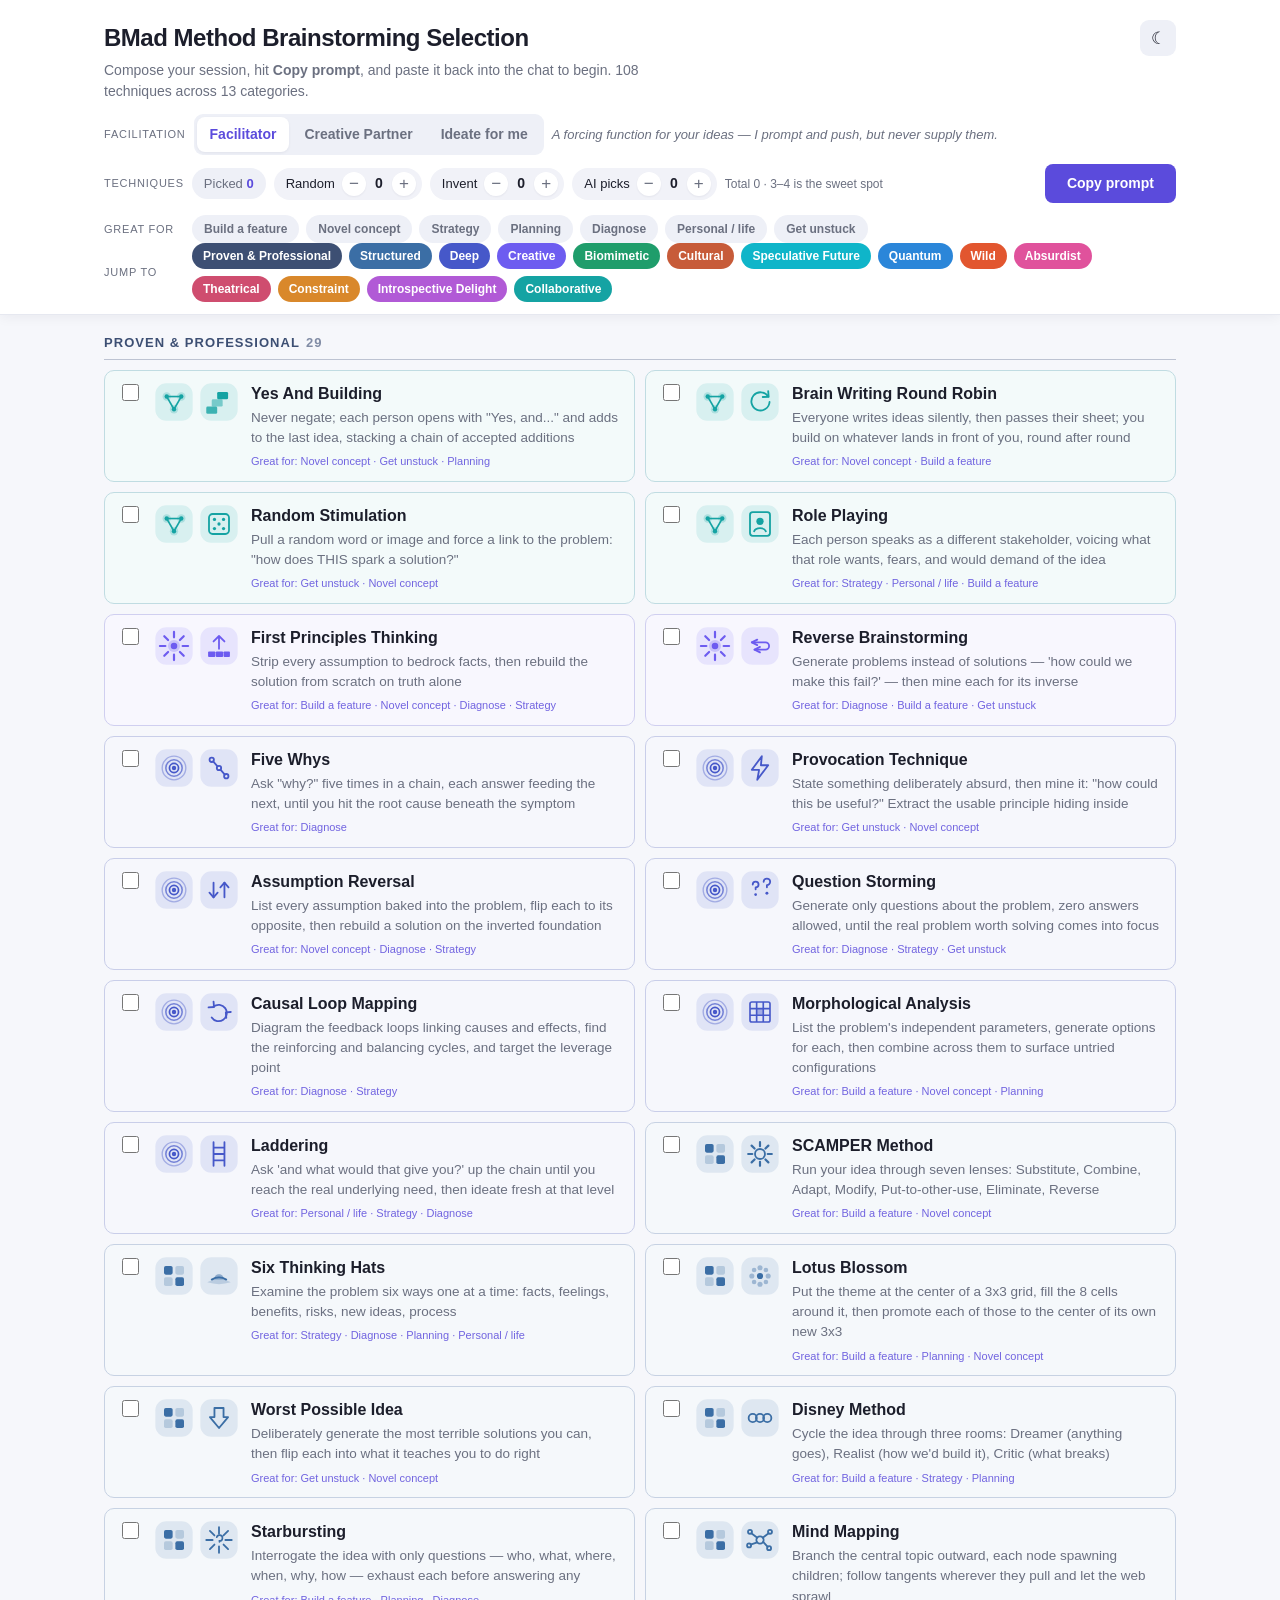
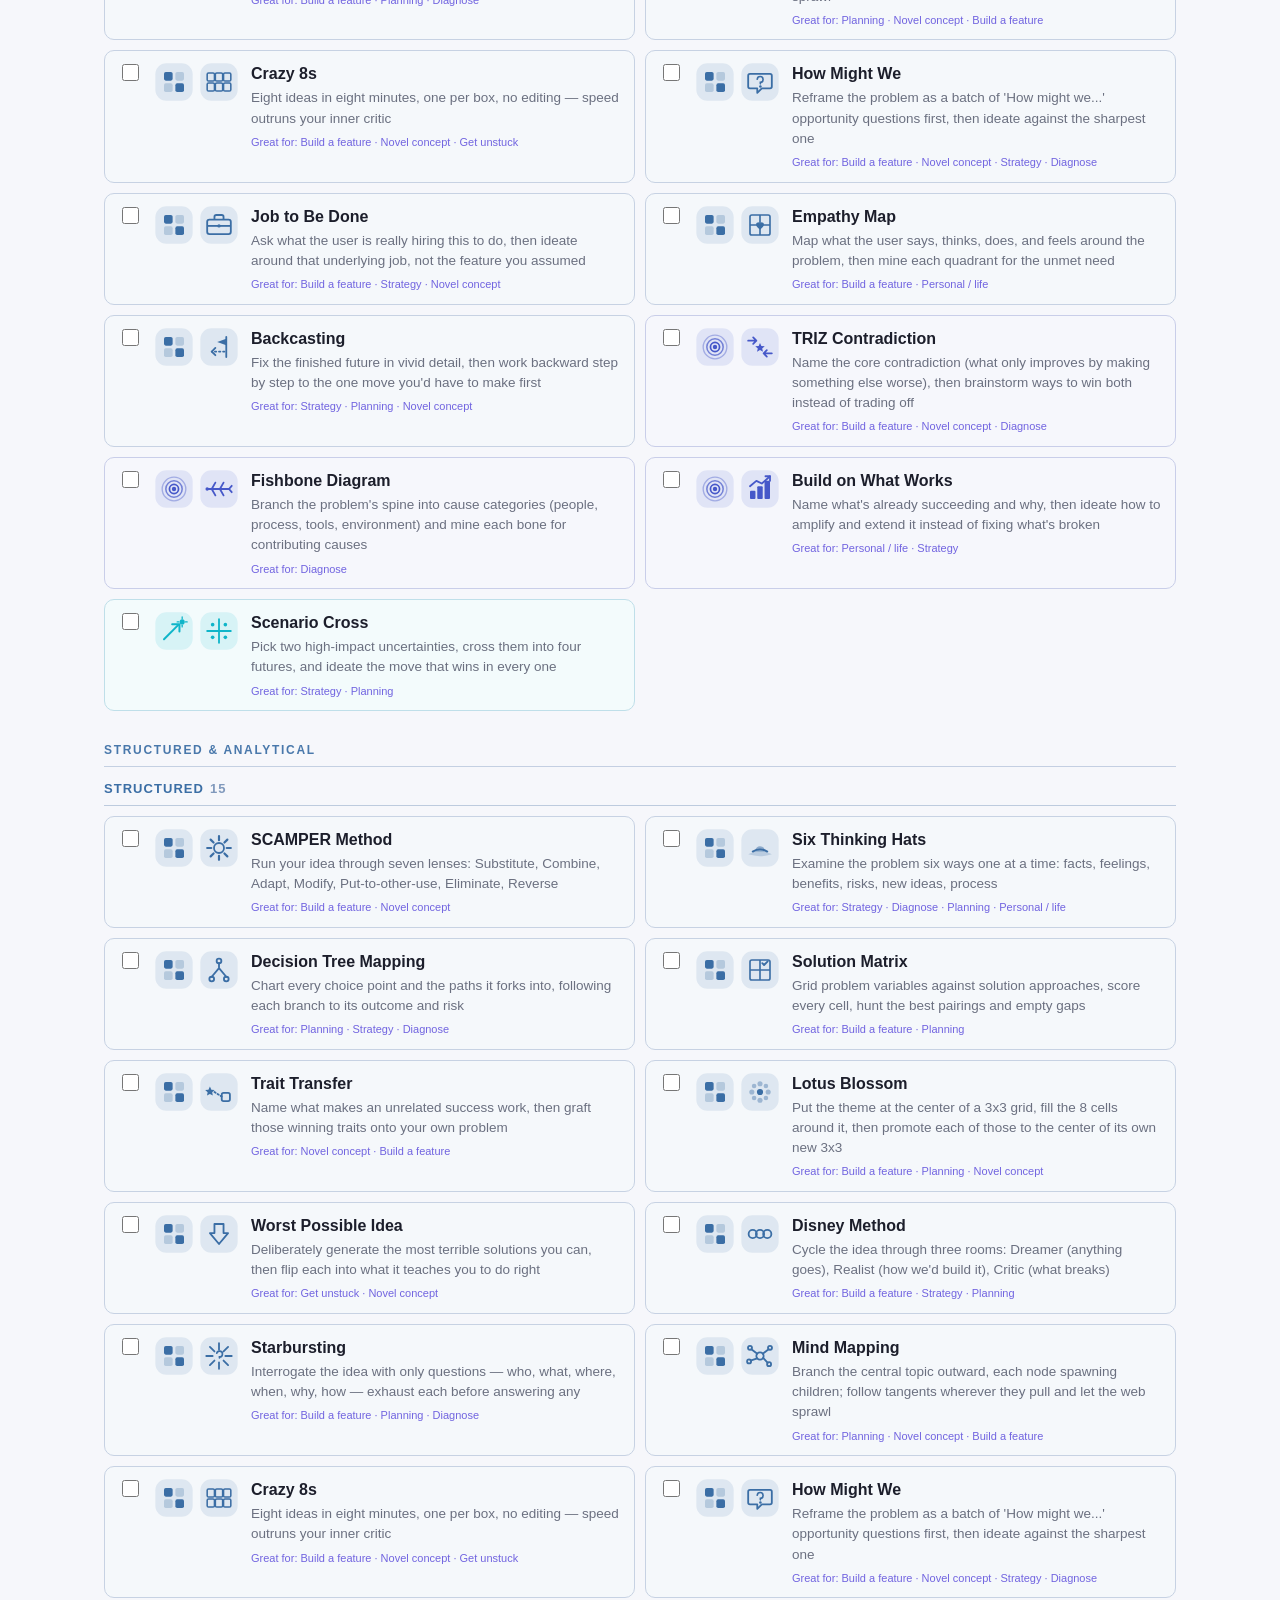
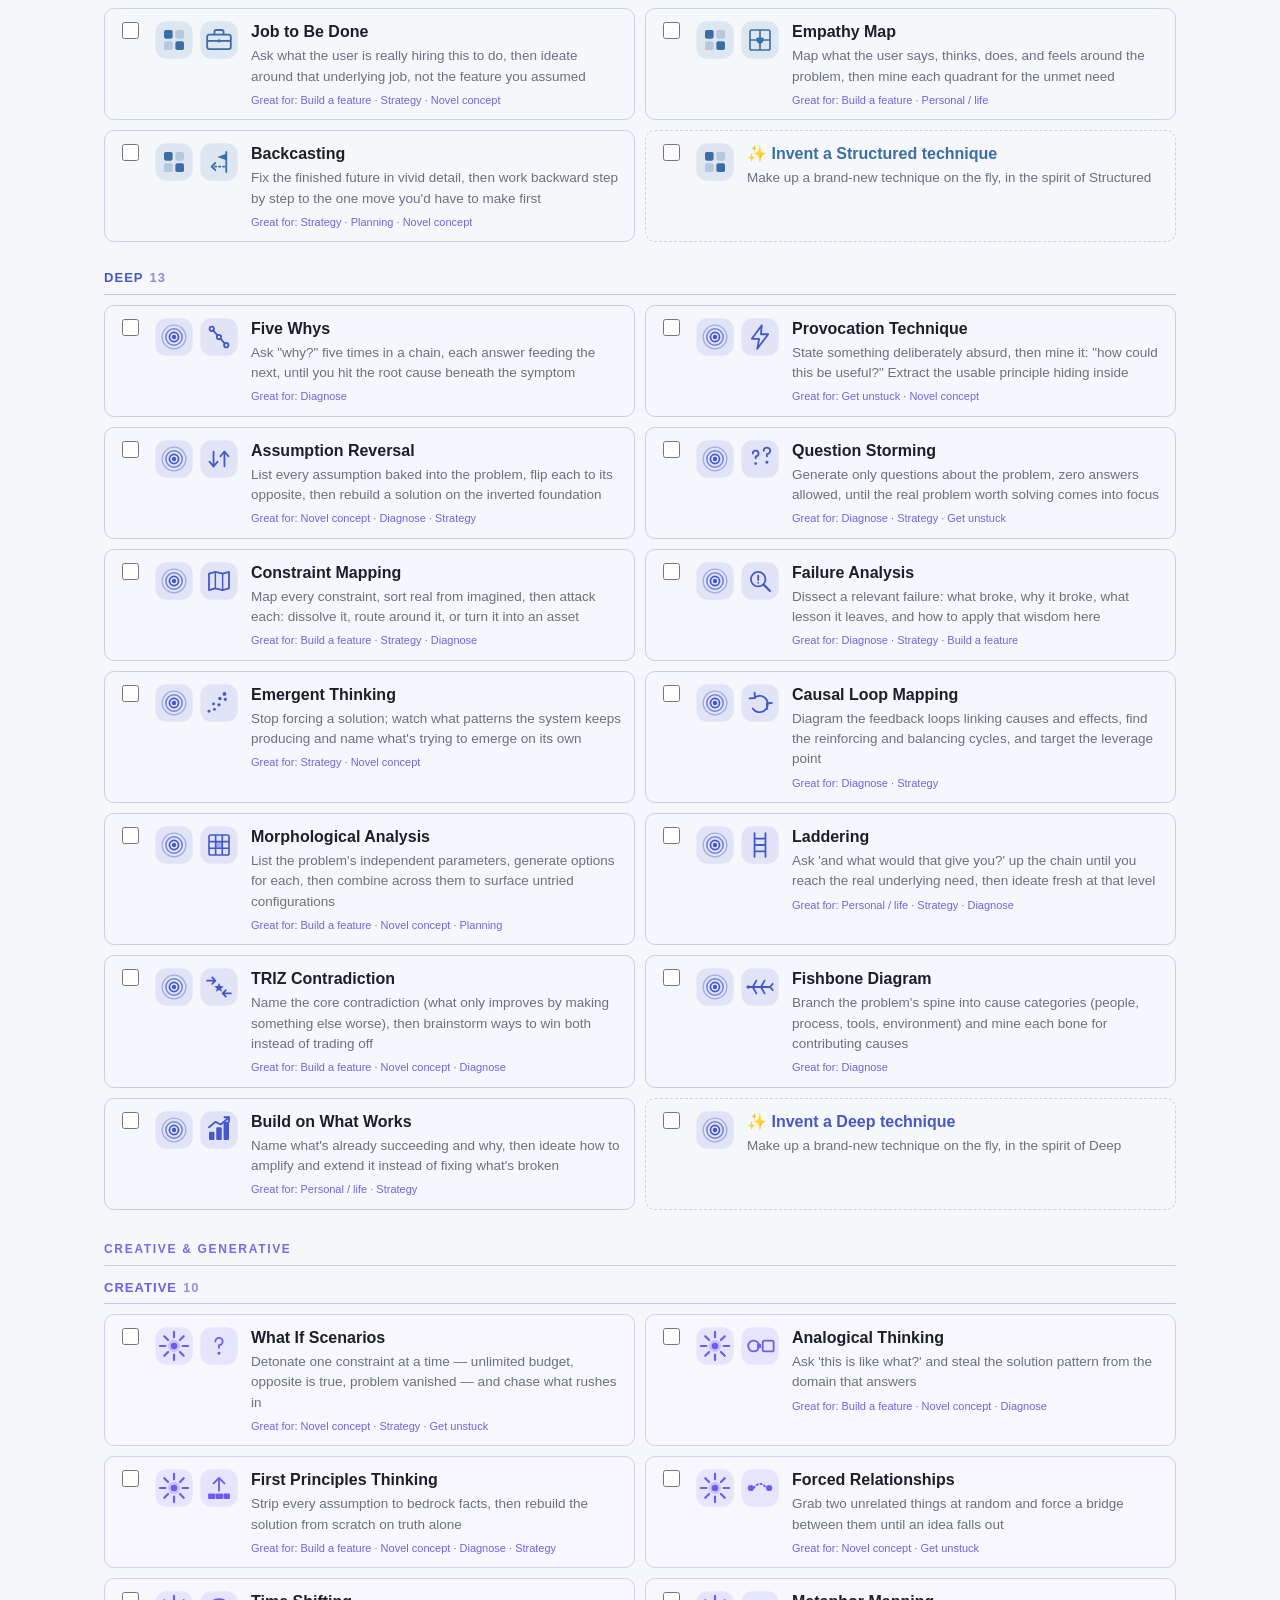
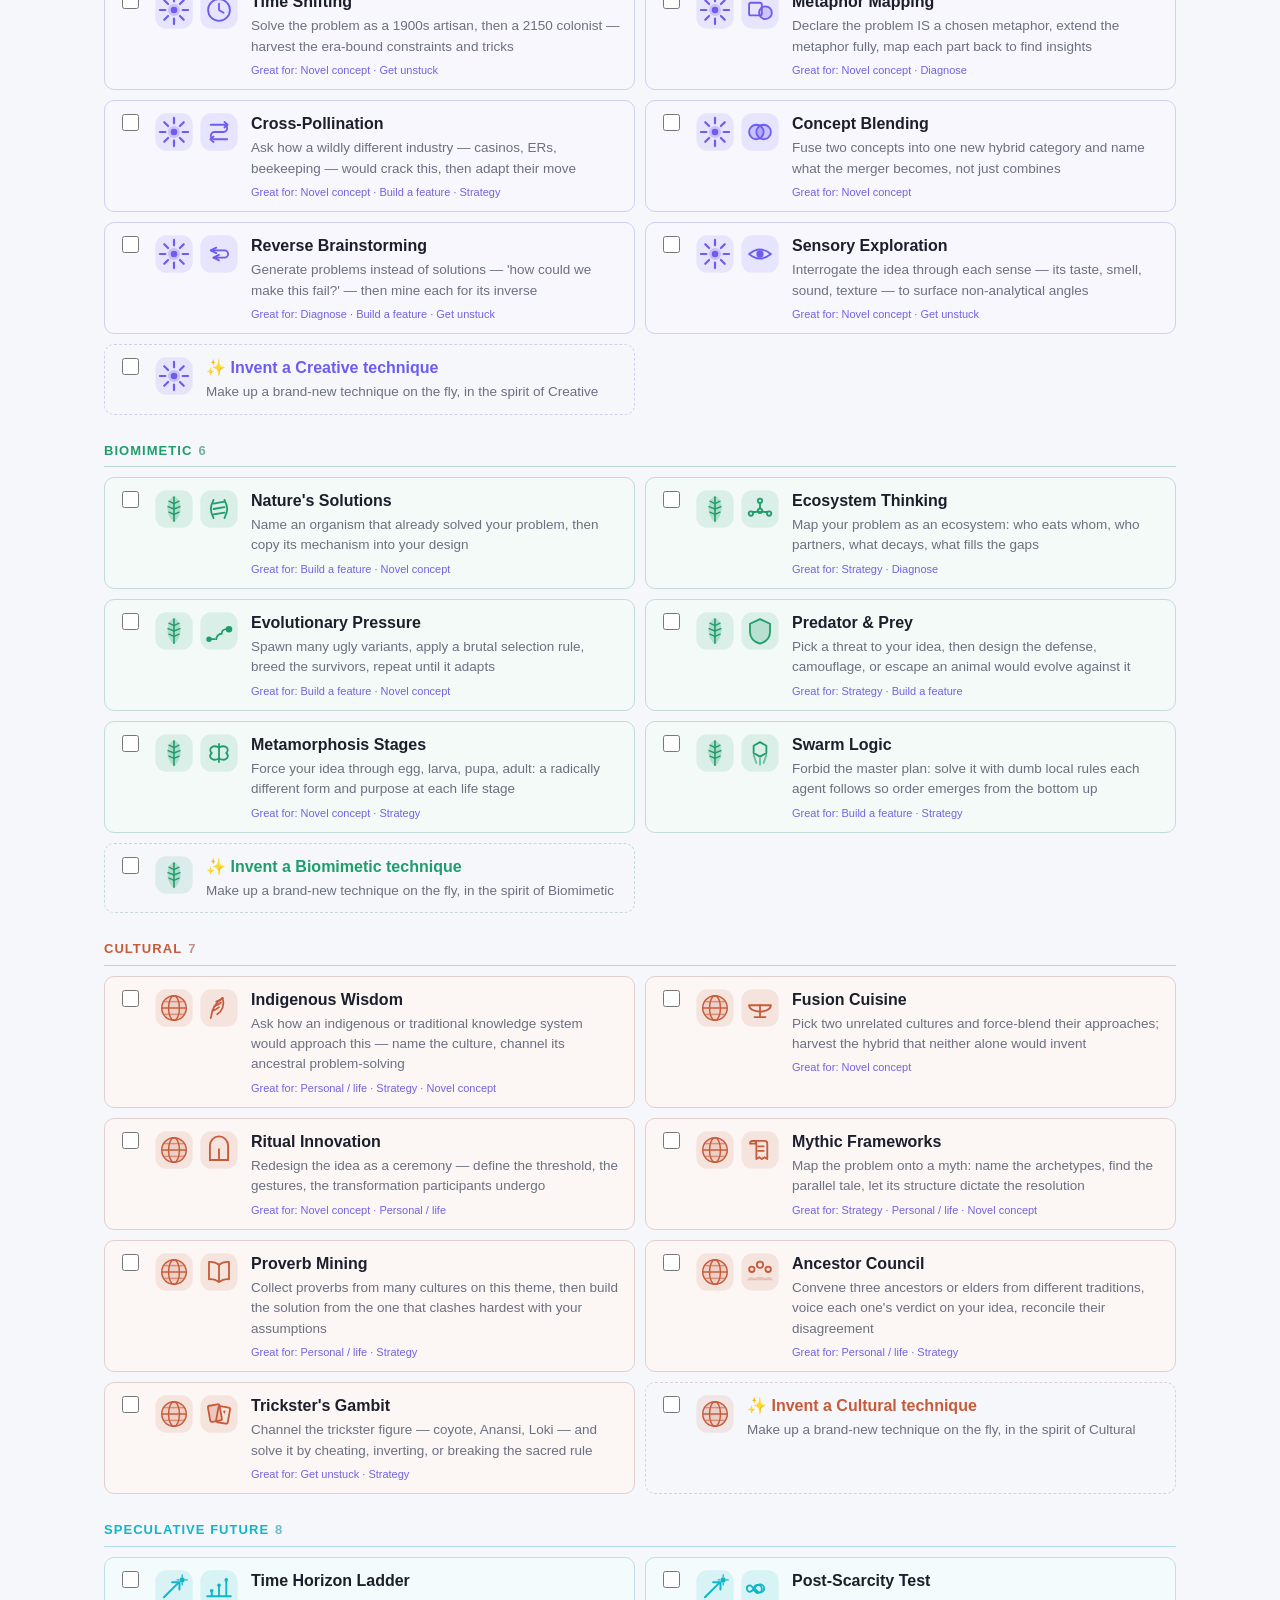
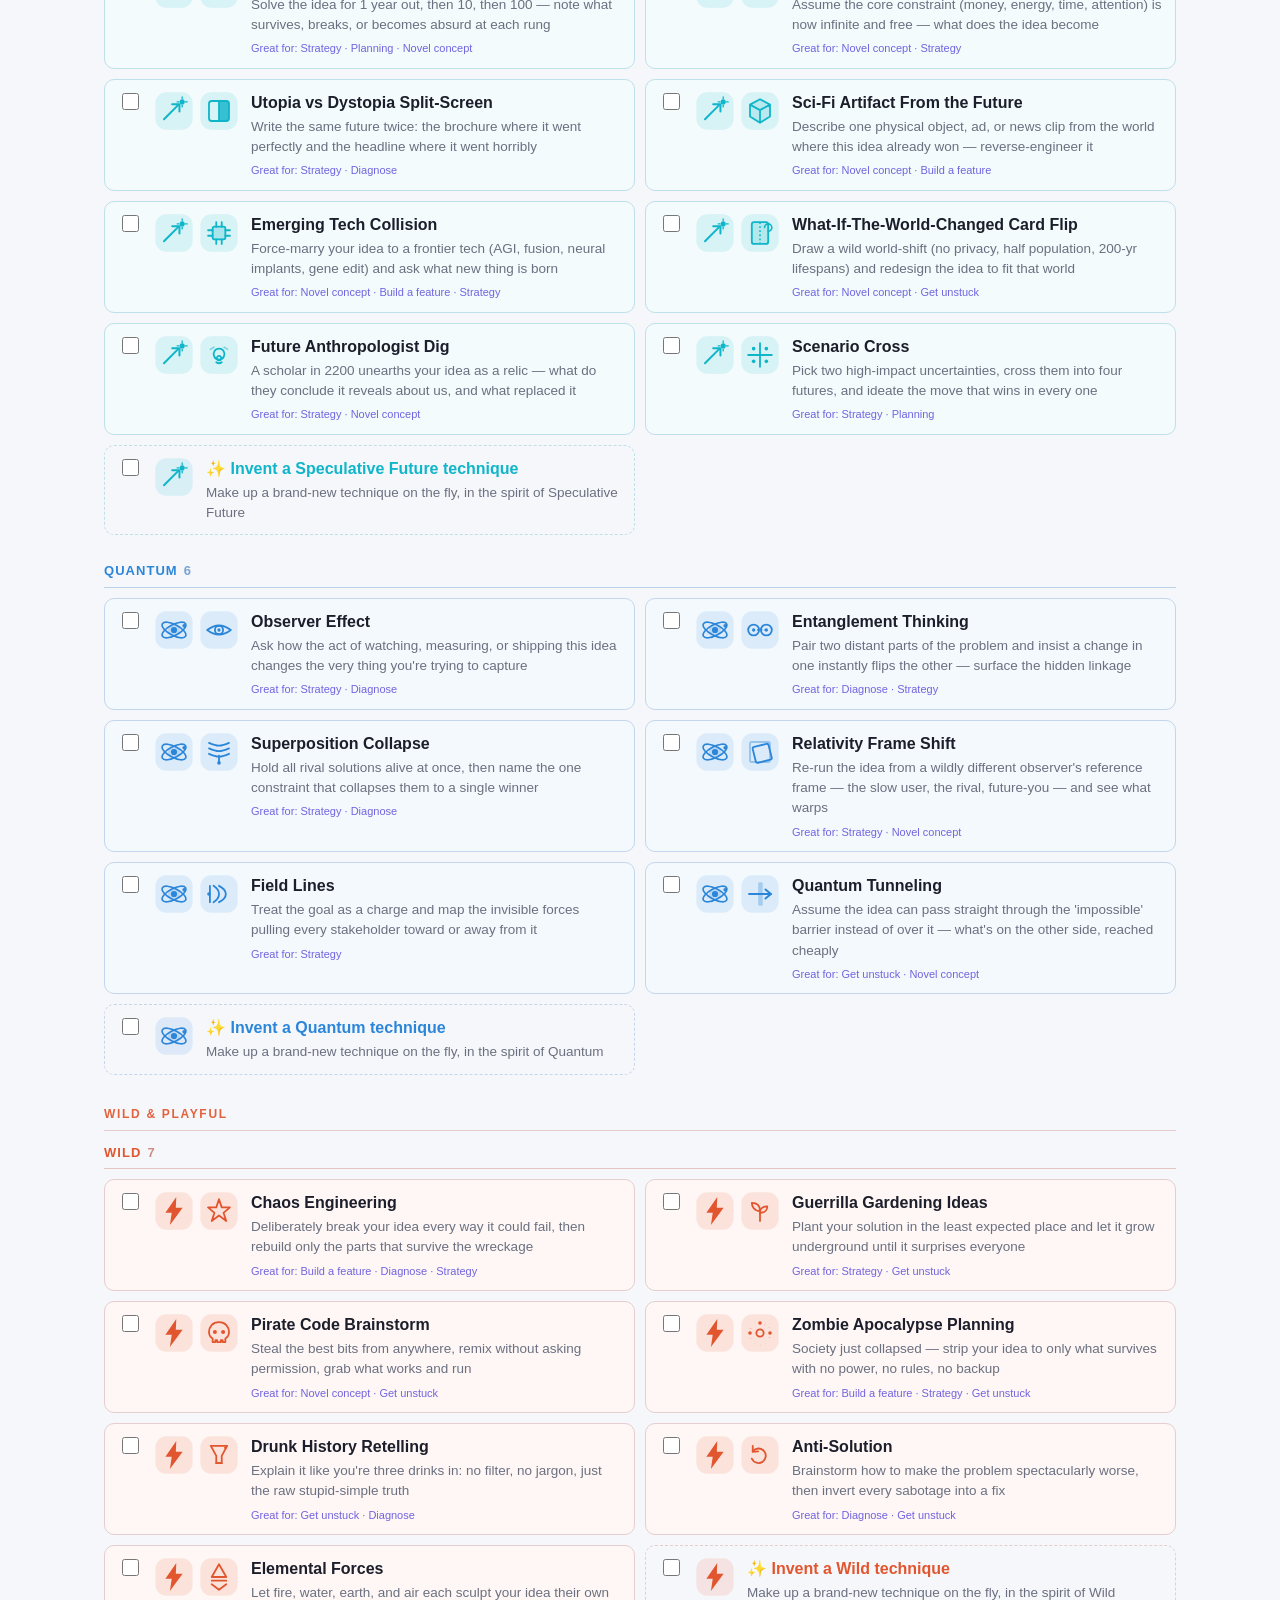
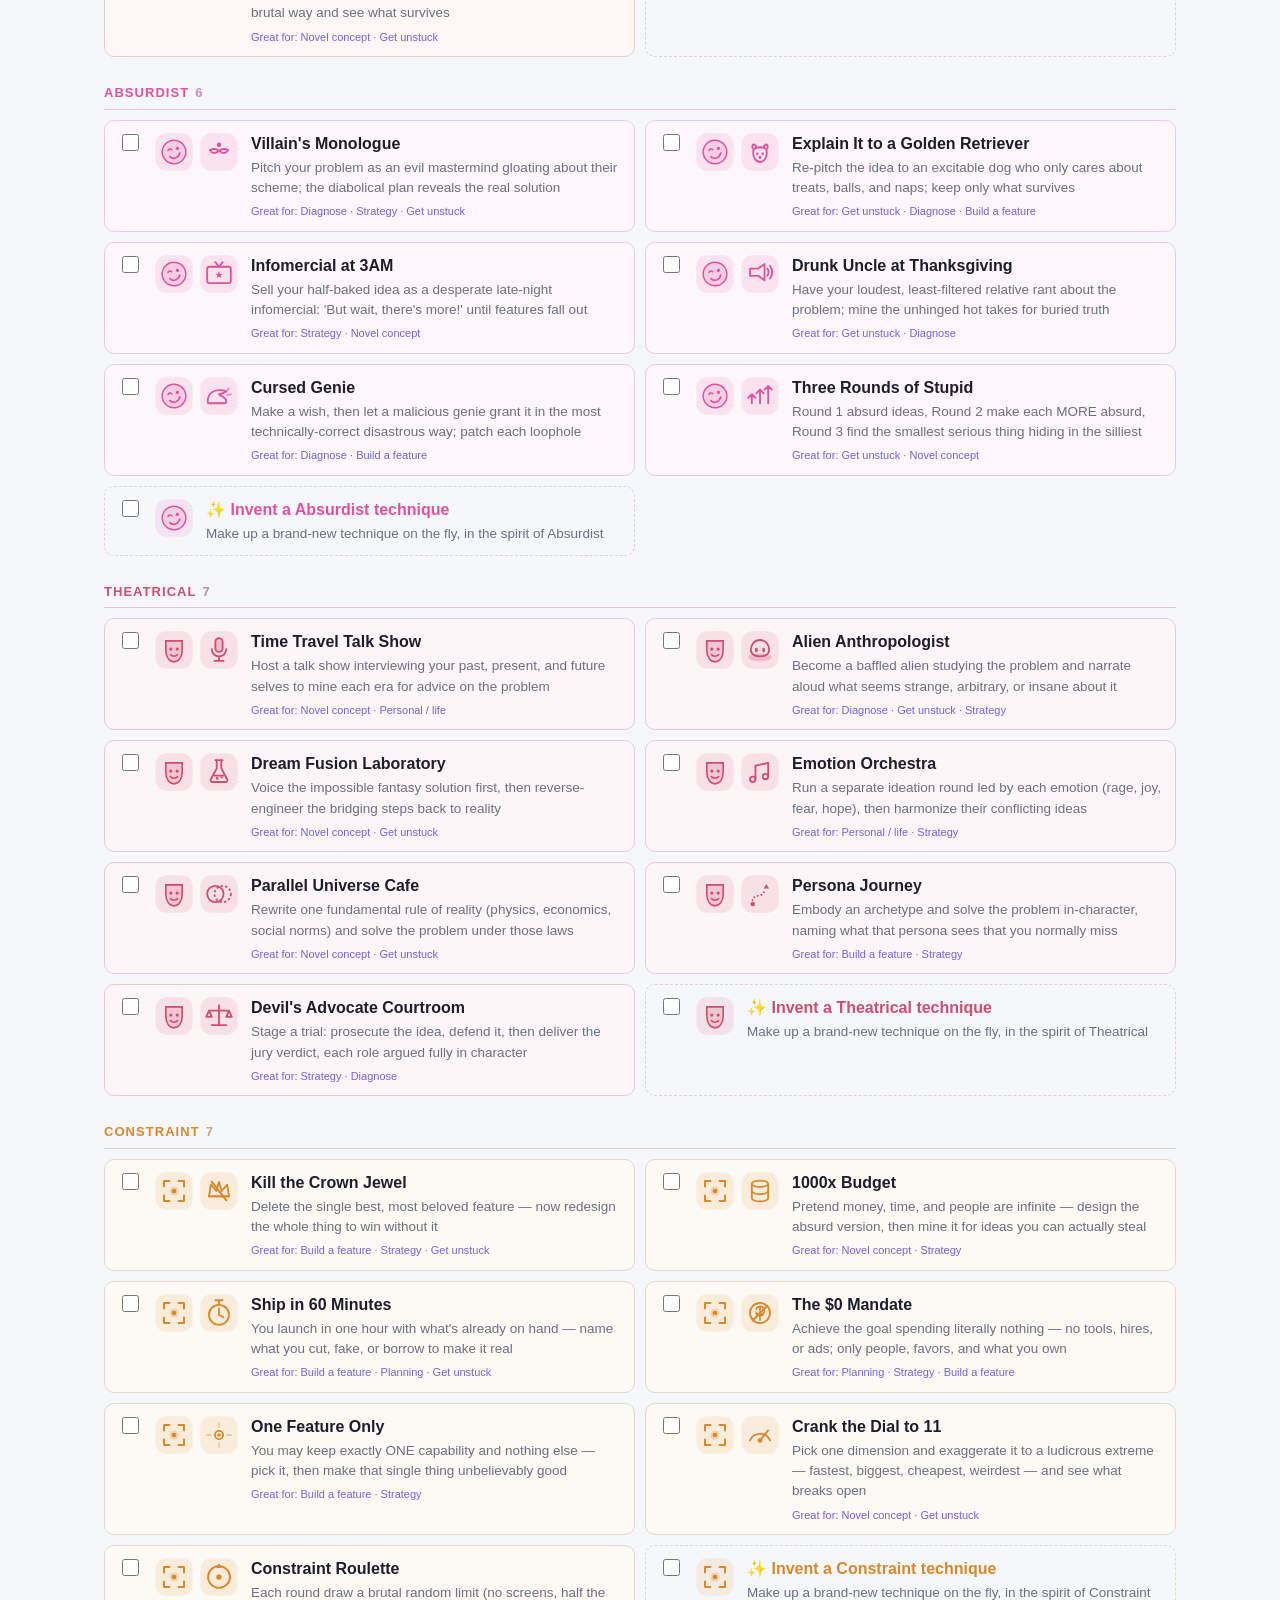
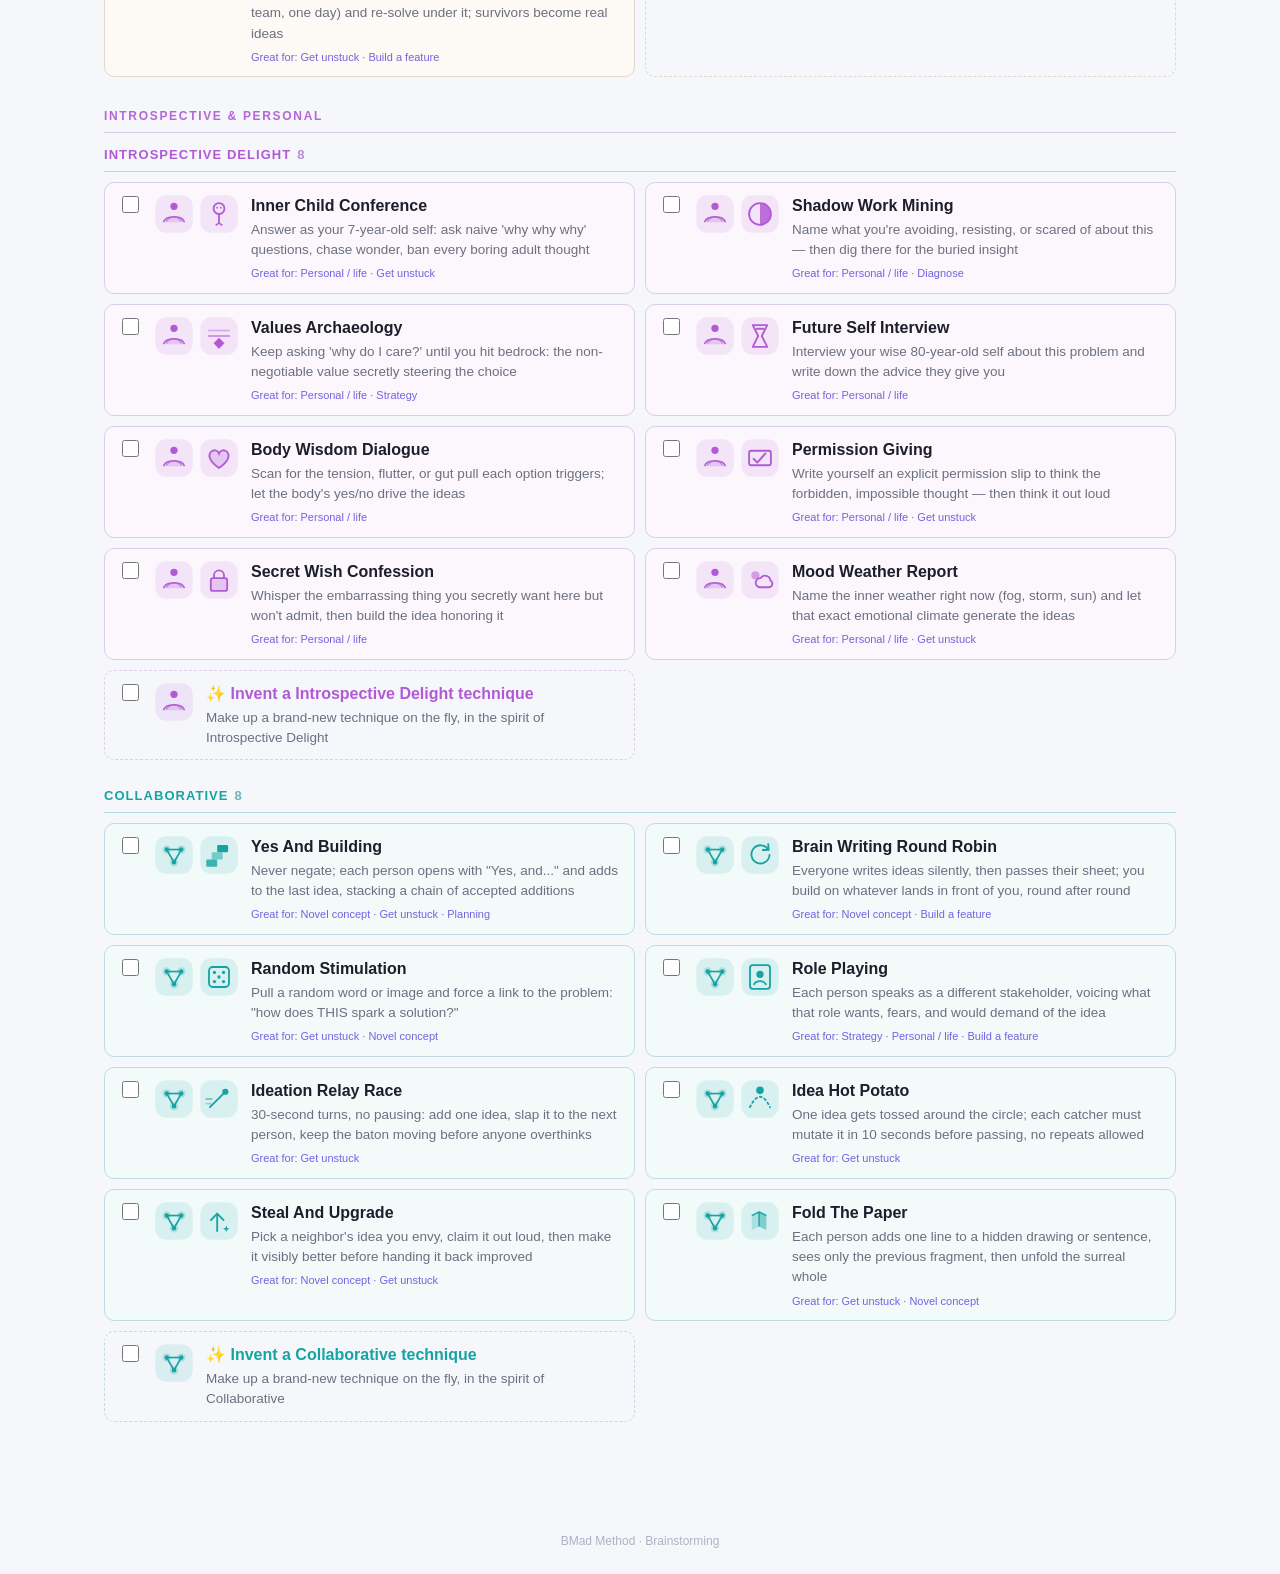
<file: .claude/skills/bmad-brainstorming/assets/brain-selector.html>
<!DOCTYPE html>
<html lang="en">
<head>
<meta charset="utf-8">
<meta name="viewport" content="width=device-width, initial-scale=1">
<title>BMad Method Brainstorming Selection</title>
<script>
/* set the theme before first paint so there's no light-mode flash */
(function(){ try {
  var t = localStorage.getItem('bmad-theme');
  if (!t) { t = (window.matchMedia && window.matchMedia('(prefers-color-scheme: dark)').matches) ? 'dark' : 'light'; }
  document.documentElement.setAttribute('data-theme', t);
} catch(e){} })();
</script>
<style>
  :root {
    --bg:#f6f7fb; --surface:#fff; --ink:#1c1e2b; --muted:#6b7080;
    --accent:#5b4bdc; --accent-ink:#5b4bdc; --warn:#c0561f;
    --line:#e6e8f0; --control:#eef0f7; --control2:#f1f2f8; --raised:#fff;
    --cnt:#b9bdce; --foot:#aeb2c4; --shadow:rgba(20,20,50,.06);
  }
  :root[data-theme="dark"] {
    --bg:#0f1117; --surface:#171a23; --ink:#e7e9f2; --muted:#9aa0b4;
    --accent:#6d5cf0; --accent-ink:#a99bff; --warn:#e08a4a;
    --line:#2a2f3e; --control:#222634; --control2:#1d212d; --raised:#2c3242;
    --cnt:#5a6076; --foot:#5a6076; --shadow:rgba(0,0,0,.45);
  }
  /* lift the category hue toward white on dark surfaces so deep hues stay legible */
  :root[data-theme="dark"] section > h2 { color:color-mix(in srgb, var(--c) 62%, #fff); }
  :root[data-theme="dark"] .tech .ico { color:color-mix(in srgb, var(--c) 68%, #fff); }
  :root[data-theme="dark"] label.tech:has(input:checked) { border-color:color-mix(in srgb, var(--c) 60%, #fff); }
  .titlerow { display:flex; align-items:flex-start; justify-content:space-between; gap:12px; }
  .themebtn { flex:none; width:36px; height:36px; border-radius:9px; background:var(--control); color:var(--ink); font-size:17px; line-height:1; display:inline-flex; align-items:center; justify-content:center; }
  .themebtn:hover { background:var(--raised); }
  * { box-sizing:border-box; }
  body { margin:0; font:16px/1.5 -apple-system,BlinkMacSystemFont,"Segoe UI",Roboto,Helvetica,Arial,sans-serif; background:var(--bg); color:var(--ink); }
  header { position:sticky; top:0; z-index:5; background:var(--surface); padding:20px 0 12px; border-bottom:1px solid var(--line); box-shadow:0 2px 12px var(--shadow); }
  .hwrap { max-width:1120px; margin:0 auto; padding:0 24px; }  /* align header content with the card column on wide screens */
  h1 { margin:0 0 4px; font-size:24px; letter-spacing:-.02em; }
  .sub { margin:0 0 12px; color:var(--muted); font-size:14px; max-width:74ch; }
  button { font:inherit; border:0; border-radius:8px; cursor:pointer; }
  .composer { display:flex; flex-direction:column; gap:9px; margin:6px 0 12px; }
  .grp { display:flex; gap:8px; align-items:center; flex-wrap:wrap; }
  .glabel { font-size:11px; text-transform:uppercase; letter-spacing:.07em; color:var(--muted); min-width:74px; }
  .modes { display:inline-flex; background:var(--control); border-radius:9px; padding:3px; gap:2px; }
  .mode { padding:7px 13px; font-size:14px; font-weight:600; color:var(--muted); background:transparent; }
  .mode.on { background:var(--raised); color:var(--accent-ink); box-shadow:0 1px 3px var(--shadow); }
  .modehint { flex:1 1 240px; min-width:0; font-size:13px; color:var(--muted); font-style:italic; }
  .pill { font-size:13px; color:var(--muted); background:var(--control); padding:6px 12px; border-radius:20px; }
  .pill b { color:var(--accent-ink); }
  .step { display:inline-flex; align-items:center; gap:7px; font-size:13px; color:var(--ink); background:var(--control2); padding:4px 6px 4px 12px; border-radius:20px; }
  .step b { min-width:12px; text-align:center; font-size:14px; color:var(--ink); }
  .step button { width:24px; height:24px; border-radius:50%; background:var(--raised); color:var(--muted); font-size:17px; line-height:22px; text-align:center; box-shadow:0 1px 2px var(--shadow); }
  .step button:hover { color:var(--accent-ink); }
  .total { font-size:12px; color:var(--muted); }
  .total.warn { color:var(--warn); font-weight:600; }
  .bar { display:flex; gap:10px 14px; align-items:center; flex-wrap:wrap; }
  #copy { margin-left:auto; padding:9px 22px; background:var(--accent); color:#fff; font-size:14px; font-weight:700; }
  #copy:hover { filter:brightness(1.07); }
  .chips { flex:1 1 320px; min-width:0; display:flex; gap:7px; flex-wrap:wrap; align-items:center; }
  .chip { font-size:12px; padding:4px 11px; border-radius:16px; border:0; color:#fff; background:var(--cc); font-weight:600; cursor:pointer; }
  .chip:hover { filter:brightness(1.08); }
  .banner { max-height:0; overflow:hidden; transition:max-height .25s ease, padding .22s ease, margin .22s ease; background:linear-gradient(90deg,var(--accent),#8275f2); color:#fff; border-radius:10px; font-weight:700; text-align:center; padding:0 14px; }
  .banner.show { max-height:64px; padding:13px 14px; margin-top:10px; }
  .banner.fail { background:linear-gradient(90deg,var(--warn),#e0894a); }
  main { padding:18px 24px 60px; max-width:1120px; margin:0 auto; }
  section { margin:0 0 26px; }
  section > h2 { font-size:13px; text-transform:uppercase; letter-spacing:.08em; color:var(--c); margin:0 0 10px; border-bottom:1px solid color-mix(in srgb, var(--c) 24%, var(--line)); padding-bottom:6px; }
  section > h2 .cnt { color:color-mix(in srgb, var(--c) 45%, var(--cnt)); margin-left:6px; }
  .grid { display:grid; grid-template-columns:repeat(auto-fill,minmax(360px,1fr)); gap:10px; }
  label.tech { display:flex; gap:12px; align-items:flex-start; background:color-mix(in srgb, var(--c) 5%, var(--surface)); border:1px solid color-mix(in srgb, var(--c) 18%, var(--line)); border-radius:10px; padding:11px 13px; cursor:pointer; transition:border-color .12s, box-shadow .12s, background .12s; }
  label.tech:hover { border-color:color-mix(in srgb, var(--c) 45%, var(--surface)); }
  label.tech input { margin-top:2px; width:17px; height:17px; accent-color:var(--c); flex:none; }
  label.tech:has(input:checked) { border-color:var(--c); background:color-mix(in srgb, var(--c) 12%, var(--surface)); box-shadow:0 0 0 2px color-mix(in srgb, var(--c) 30%, transparent); }
  .tech .ic2 { display:flex; gap:5px; flex:none; }
  .tech .ico { width:40px; height:40px; flex:none; color:var(--c); }
  .tech .n { font-weight:600; display:block; }
  .tech .d { color:var(--muted); font-size:13.5px; display:block; margin-top:2px; }
  .tech .gf { color:var(--accent-ink); font-size:11px; display:block; margin-top:5px; opacity:.85; }
  .grouphdr { margin:30px 0 12px; font-size:12px; text-transform:uppercase; letter-spacing:.14em; font-weight:700; color:var(--c); opacity:.92; border-bottom:1px solid color-mix(in srgb, var(--c) 22%, var(--line)); padding-bottom:7px; }
  main > .grouphdr:first-child { margin-top:2px; }
  :root[data-theme="dark"] .grouphdr { color:color-mix(in srgb, var(--c) 62%, #fff); }
  .goals { display:flex; gap:7px; flex-wrap:wrap; }
  .goal { font-size:12px; padding:5px 12px; border-radius:16px; background:var(--control); color:var(--muted); font-weight:600; }
  .goal:hover { color:var(--ink); }
  .goal.on { background:var(--accent); color:#fff; }
  label.tech.invent { border-style:dashed; background:transparent; }
  label.tech.invent:hover { border-color:var(--c); }
  label.tech.invent .n { color:var(--c); }
  label.tech.hidden { display:none; }
  footer { text-align:center; color:var(--foot); font-size:12px; padding:24px; }
</style>
</head>
<body>
<header>
  <div class="hwrap">
  <div class="titlerow">
    <h1>BMad Method Brainstorming Selection</h1>
    <button id="theme" class="themebtn" type="button" aria-label="Toggle dark mode" title="Toggle dark mode"></button>
  </div>
  <p class="sub">Compose your session, hit <strong>Copy prompt</strong>, and paste it back into the chat to begin. 108 techniques across 13 categories.</p>

  <div class="composer">
    <div class="grp">
      <span class="glabel">Facilitation</span>
      <div class="modes" id="modes">
        <button type="button" class="mode on" data-mode="Facilitator">Facilitator</button>
        <button type="button" class="mode" data-mode="Creative Partner">Creative Partner</button>
        <button type="button" class="mode" data-mode="Ideate for me">Ideate for me</button>
      </div>
      <span class="modehint" id="modehint"></span>
    </div>
    <div class="grp">
      <span class="glabel">Techniques</span>
      <span class="pill">Picked <b id="pickN">0</b></span>
      <span class="step">Random <button type="button" data-step="rand" data-d="-1">&minus;</button><b id="randN">0</b><button type="button" data-step="rand" data-d="1">+</button></span>
      <span class="step">Invent <button type="button" data-step="inv" data-d="-1">&minus;</button><b id="invN">0</b><button type="button" data-step="inv" data-d="1">+</button></span>
      <span class="step">AI picks <button type="button" data-step="ai" data-d="-1">&minus;</button><b id="aiN">0</b><button type="button" data-step="ai" data-d="1">+</button></span>
      <span class="total" id="total">Total 0 &middot; 3&ndash;4 is the sweet spot</span>
      <button id="copy" type="button">Copy prompt</button>
    </div>
  </div>

  <div class="bar"><span class="glabel">Great for</span><div class="goals" id="goals"><button type="button" class="goal" data-goal="feature">Build a feature</button><button type="button" class="goal" data-goal="novel">Novel concept</button><button type="button" class="goal" data-goal="strategy">Strategy</button><button type="button" class="goal" data-goal="planning">Planning</button><button type="button" class="goal" data-goal="diagnosis">Diagnose</button><button type="button" class="goal" data-goal="personal">Personal / life</button><button type="button" class="goal" data-goal="unstuck">Get unstuck</button></div></div>
  <div class="bar">
    <span class="glabel">Jump to</span>
    <div class="chips" id="chips"><button type="button" class="chip" data-cat="Proven &amp; Professional" style="--cc:#3d4f73">Proven &amp; Professional</button><button type="button" class="chip" data-cat="Structured" style="--cc:#3b6ea5">Structured</button><button type="button" class="chip" data-cat="Deep" style="--cc:#4658c9">Deep</button><button type="button" class="chip" data-cat="Creative" style="--cc:#6d5cf0">Creative</button><button type="button" class="chip" data-cat="Biomimetic" style="--cc:#1f9d6b">Biomimetic</button><button type="button" class="chip" data-cat="Cultural" style="--cc:#c75b39">Cultural</button><button type="button" class="chip" data-cat="Speculative Future" style="--cc:#0fb5c9">Speculative Future</button><button type="button" class="chip" data-cat="Quantum" style="--cc:#2b86d9">Quantum</button><button type="button" class="chip" data-cat="Wild" style="--cc:#e2562f">Wild</button><button type="button" class="chip" data-cat="Absurdist" style="--cc:#e0529c">Absurdist</button><button type="button" class="chip" data-cat="Theatrical" style="--cc:#cf4d6f">Theatrical</button><button type="button" class="chip" data-cat="Constraint" style="--cc:#d9882b">Constraint</button><button type="button" class="chip" data-cat="Introspective Delight" style="--cc:#b15ad6">Introspective Delight</button><button type="button" class="chip" data-cat="Collaborative" style="--cc:#15a3a3">Collaborative</button></div>
  </div>

  <div class="banner" id="banner">&#10003; Copied! Now paste it into the chat to start your session.</div>
  </div>
</header>
<main>
<section data-cat="Proven &amp; Professional" style="--c:#3d4f73"><h2>Proven &amp; Professional<span class="cnt">29</span></h2><div class="grid"><label class="tech" style="--c:#15a3a3"><input type="checkbox" data-name="Yes And Building" data-cat="Collaborative" data-desc="Never negate; each person opens with &quot;Yes, and...&quot; and adds to the last idea, stacking a chain of accepted additions" data-good="novel|unstuck|planning" data-prov="classic" data-lead="1"><span class="ic2"><svg class="ico" viewBox="0 0 44 44" xmlns="http://www.w3.org/2000/svg"><rect x="1.5" y="1.5" width="41" height="41" rx="12" fill="currentColor" fill-opacity="0.12"/><g stroke="currentColor" stroke-width="1.8"><line x1="14" y1="16" x2="30" y2="16"/><line x1="14" y1="16" x2="22" y2="30"/><line x1="30" y1="16" x2="22" y2="30"/></g><g fill="currentColor" fill-opacity="0.22"><circle cx="14" cy="16" r="4.6"/><circle cx="30" cy="16" r="4.6"/><circle cx="22" cy="30" r="4.6"/></g><g fill="currentColor"><circle cx="14" cy="16" r="2.4"/><circle cx="30" cy="16" r="2.4"/><circle cx="22" cy="30" r="2.4"/></g></svg><svg class="ico" viewBox="0 0 44 44" xmlns="http://www.w3.org/2000/svg"><rect x="1.5" y="1.5" width="41" height="41" rx="12" fill="currentColor" fill-opacity="0.12"/><g fill="currentColor"><rect x="8" y="27" width="12" height="8" rx="1.5" fill-opacity=".8"/><rect x="14" y="19" width="12" height="8" rx="1.5" fill-opacity=".5"/><rect x="20" y="11" width="12" height="8" rx="1.5"/></g></svg></span><span><span class="n">Yes And Building</span><span class="d">Never negate; each person opens with &quot;Yes, and...&quot; and adds to the last idea, stacking a chain of accepted additions</span><span class="gf">Great for: Novel concept · Get unstuck · Planning</span></span></label><label class="tech" style="--c:#15a3a3"><input type="checkbox" data-name="Brain Writing Round Robin" data-cat="Collaborative" data-desc="Everyone writes ideas silently, then passes their sheet; you build on whatever lands in front of you, round after round" data-good="novel|feature" data-prov="classic" data-lead="1"><span class="ic2"><svg class="ico" viewBox="0 0 44 44" xmlns="http://www.w3.org/2000/svg"><rect x="1.5" y="1.5" width="41" height="41" rx="12" fill="currentColor" fill-opacity="0.12"/><g stroke="currentColor" stroke-width="1.8"><line x1="14" y1="16" x2="30" y2="16"/><line x1="14" y1="16" x2="22" y2="30"/><line x1="30" y1="16" x2="22" y2="30"/></g><g fill="currentColor" fill-opacity="0.22"><circle cx="14" cy="16" r="4.6"/><circle cx="30" cy="16" r="4.6"/><circle cx="22" cy="30" r="4.6"/></g><g fill="currentColor"><circle cx="14" cy="16" r="2.4"/><circle cx="30" cy="16" r="2.4"/><circle cx="22" cy="30" r="2.4"/></g></svg><svg class="ico" viewBox="0 0 44 44" xmlns="http://www.w3.org/2000/svg"><rect x="1.5" y="1.5" width="41" height="41" rx="12" fill="currentColor" fill-opacity="0.12"/><g fill="none" stroke="currentColor" stroke-width="2" stroke-linecap="round" stroke-linejoin="round"><path d="M31 16 A10 10 0 1 0 32.5 22"/><path d="M31 10 L31.5 16.3 L25 16.5"/></g></svg></span><span><span class="n">Brain Writing Round Robin</span><span class="d">Everyone writes ideas silently, then passes their sheet; you build on whatever lands in front of you, round after round</span><span class="gf">Great for: Novel concept · Build a feature</span></span></label><label class="tech" style="--c:#15a3a3"><input type="checkbox" data-name="Random Stimulation" data-cat="Collaborative" data-desc="Pull a random word or image and force a link to the problem: &quot;how does THIS spark a solution?&quot;" data-good="unstuck|novel" data-prov="classic" data-lead="1"><span class="ic2"><svg class="ico" viewBox="0 0 44 44" xmlns="http://www.w3.org/2000/svg"><rect x="1.5" y="1.5" width="41" height="41" rx="12" fill="currentColor" fill-opacity="0.12"/><g stroke="currentColor" stroke-width="1.8"><line x1="14" y1="16" x2="30" y2="16"/><line x1="14" y1="16" x2="22" y2="30"/><line x1="30" y1="16" x2="22" y2="30"/></g><g fill="currentColor" fill-opacity="0.22"><circle cx="14" cy="16" r="4.6"/><circle cx="30" cy="16" r="4.6"/><circle cx="22" cy="30" r="4.6"/></g><g fill="currentColor"><circle cx="14" cy="16" r="2.4"/><circle cx="30" cy="16" r="2.4"/><circle cx="22" cy="30" r="2.4"/></g></svg><svg class="ico" viewBox="0 0 44 44" xmlns="http://www.w3.org/2000/svg"><rect x="1.5" y="1.5" width="41" height="41" rx="12" fill="currentColor" fill-opacity="0.12"/><rect x="11" y="11" width="22" height="22" rx="4" fill="none" stroke="currentColor" stroke-width="2"/><g fill="currentColor"><circle cx="17" cy="17" r="1.8"/><circle cx="27" cy="17" r="1.8"/><circle cx="22" cy="22" r="1.8"/><circle cx="17" cy="27" r="1.8"/><circle cx="27" cy="27" r="1.8"/></g></svg></span><span><span class="n">Random Stimulation</span><span class="d">Pull a random word or image and force a link to the problem: &quot;how does THIS spark a solution?&quot;</span><span class="gf">Great for: Get unstuck · Novel concept</span></span></label><label class="tech" style="--c:#15a3a3"><input type="checkbox" data-name="Role Playing" data-cat="Collaborative" data-desc="Each person speaks as a different stakeholder, voicing what that role wants, fears, and would demand of the idea" data-good="strategy|personal|feature" data-prov="classic" data-lead="1"><span class="ic2"><svg class="ico" viewBox="0 0 44 44" xmlns="http://www.w3.org/2000/svg"><rect x="1.5" y="1.5" width="41" height="41" rx="12" fill="currentColor" fill-opacity="0.12"/><g stroke="currentColor" stroke-width="1.8"><line x1="14" y1="16" x2="30" y2="16"/><line x1="14" y1="16" x2="22" y2="30"/><line x1="30" y1="16" x2="22" y2="30"/></g><g fill="currentColor" fill-opacity="0.22"><circle cx="14" cy="16" r="4.6"/><circle cx="30" cy="16" r="4.6"/><circle cx="22" cy="30" r="4.6"/></g><g fill="currentColor"><circle cx="14" cy="16" r="2.4"/><circle cx="30" cy="16" r="2.4"/><circle cx="22" cy="30" r="2.4"/></g></svg><svg class="ico" viewBox="0 0 44 44" xmlns="http://www.w3.org/2000/svg"><rect x="1.5" y="1.5" width="41" height="41" rx="12" fill="currentColor" fill-opacity="0.12"/><rect x="11" y="9" width="22" height="26" rx="3" fill="none" stroke="currentColor" stroke-width="2"/><circle cx="22" cy="19" r="4" fill="currentColor"/><path d="M15.5 30 c2 -4.5 11 -4.5 13 0" fill="none" stroke="currentColor" stroke-width="2" stroke-linecap="round"/></svg></span><span><span class="n">Role Playing</span><span class="d">Each person speaks as a different stakeholder, voicing what that role wants, fears, and would demand of the idea</span><span class="gf">Great for: Strategy · Personal / life · Build a feature</span></span></label><label class="tech" style="--c:#6d5cf0"><input type="checkbox" data-name="First Principles Thinking" data-cat="Creative" data-desc="Strip every assumption to bedrock facts, then rebuild the solution from scratch on truth alone" data-good="feature|novel|diagnosis|strategy" data-prov="classic" data-lead="1"><span class="ic2"><svg class="ico" viewBox="0 0 44 44" xmlns="http://www.w3.org/2000/svg"><rect x="1.5" y="1.5" width="41" height="41" rx="12" fill="currentColor" fill-opacity="0.12"/><g stroke="currentColor" stroke-width="2.4" stroke-linecap="round"><line x1="22" y1="6.5" x2="22" y2="12.5"/><line x1="22" y1="31.5" x2="22" y2="37.5"/><line x1="6.5" y1="22" x2="12.5" y2="22"/><line x1="31.5" y1="22" x2="37.5" y2="22"/><line x1="11.3" y1="11.3" x2="15.5" y2="15.5"/><line x1="28.5" y1="28.5" x2="32.7" y2="32.7"/><line x1="32.7" y1="11.3" x2="28.5" y2="15.5"/><line x1="15.5" y1="28.5" x2="11.3" y2="32.7"/></g><circle cx="22" cy="22" r="6.6" fill="currentColor" fill-opacity="0.25"/><circle cx="22" cy="22" r="3.6" fill="currentColor"/></svg><svg class="ico" viewBox="0 0 44 44" xmlns="http://www.w3.org/2000/svg"><rect x="1.5" y="1.5" width="41" height="41" rx="12" fill="currentColor" fill-opacity="0.12"/><g fill="currentColor"><rect x="10" y="28" width="8" height="6" rx="1"/><rect x="18.5" y="28" width="8" height="6" rx="1"/><rect x="27" y="28" width="7" height="6" rx="1"/></g><path d="M22 25 L22 11 M16 17 L22 11 L28 17" fill="none" stroke="currentColor" stroke-width="2" stroke-linecap="round" stroke-linejoin="round"/></svg></span><span><span class="n">First Principles Thinking</span><span class="d">Strip every assumption to bedrock facts, then rebuild the solution from scratch on truth alone</span><span class="gf">Great for: Build a feature · Novel concept · Diagnose · Strategy</span></span></label><label class="tech" style="--c:#6d5cf0"><input type="checkbox" data-name="Reverse Brainstorming" data-cat="Creative" data-desc="Generate problems instead of solutions — &#x27;how could we make this fail?&#x27; — then mine each for its inverse" data-good="diagnosis|feature|unstuck" data-prov="classic" data-lead="1"><span class="ic2"><svg class="ico" viewBox="0 0 44 44" xmlns="http://www.w3.org/2000/svg"><rect x="1.5" y="1.5" width="41" height="41" rx="12" fill="currentColor" fill-opacity="0.12"/><g stroke="currentColor" stroke-width="2.4" stroke-linecap="round"><line x1="22" y1="6.5" x2="22" y2="12.5"/><line x1="22" y1="31.5" x2="22" y2="37.5"/><line x1="6.5" y1="22" x2="12.5" y2="22"/><line x1="31.5" y1="22" x2="37.5" y2="22"/><line x1="11.3" y1="11.3" x2="15.5" y2="15.5"/><line x1="28.5" y1="28.5" x2="32.7" y2="32.7"/><line x1="32.7" y1="11.3" x2="28.5" y2="15.5"/><line x1="15.5" y1="28.5" x2="11.3" y2="32.7"/></g><circle cx="22" cy="22" r="6.6" fill="currentColor" fill-opacity="0.25"/><circle cx="22" cy="22" r="3.6" fill="currentColor"/></svg><svg class="ico" viewBox="0 0 44 44" xmlns="http://www.w3.org/2000/svg"><rect x="1.5" y="1.5" width="41" height="41" rx="12" fill="currentColor" fill-opacity="0.12"/><g fill="none" stroke="currentColor" stroke-width="2" stroke-linecap="round" stroke-linejoin="round"><path d="M13 18 H28 a4 4 0 0 1 0 8 H16"/><path d="M19 15 L13 18 L19 21 M22 23 L16 26 L22 29"/></g></svg></span><span><span class="n">Reverse Brainstorming</span><span class="d">Generate problems instead of solutions — &#x27;how could we make this fail?&#x27; — then mine each for its inverse</span><span class="gf">Great for: Diagnose · Build a feature · Get unstuck</span></span></label><label class="tech" style="--c:#4658c9"><input type="checkbox" data-name="Five Whys" data-cat="Deep" data-desc="Ask &quot;why?&quot; five times in a chain, each answer feeding the next, until you hit the root cause beneath the symptom" data-good="diagnosis" data-prov="classic" data-lead="1"><span class="ic2"><svg class="ico" viewBox="0 0 44 44" xmlns="http://www.w3.org/2000/svg"><rect x="1.5" y="1.5" width="41" height="41" rx="12" fill="currentColor" fill-opacity="0.12"/><g fill="none" stroke="currentColor"><circle cx="22" cy="22" r="13" stroke-width="1.5" stroke-opacity="0.4"/><circle cx="22" cy="22" r="9" stroke-width="1.7" stroke-opacity="0.7"/><circle cx="22" cy="22" r="5" stroke-width="1.9"/></g><circle cx="22" cy="22" r="2.4" fill="currentColor"/></svg><svg class="ico" viewBox="0 0 44 44" xmlns="http://www.w3.org/2000/svg"><rect x="1.5" y="1.5" width="41" height="41" rx="12" fill="currentColor" fill-opacity="0.12"/><g fill="none" stroke="currentColor" stroke-width="2" stroke-linecap="round" stroke-linejoin="round"><circle cx="14" cy="13" r="2.4"/><circle cx="22" cy="22" r="2.4"/><circle cx="30" cy="31" r="2.4"/><path d="M15.6 14.8 L20.4 20.2 M23.6 23.8 L28.4 29.2"/></g></svg></span><span><span class="n">Five Whys</span><span class="d">Ask &quot;why?&quot; five times in a chain, each answer feeding the next, until you hit the root cause beneath the symptom</span><span class="gf">Great for: Diagnose</span></span></label><label class="tech" style="--c:#4658c9"><input type="checkbox" data-name="Provocation Technique" data-cat="Deep" data-desc="State something deliberately absurd, then mine it: &quot;how could this be useful?&quot; Extract the usable principle hiding inside" data-good="unstuck|novel" data-prov="classic" data-lead="1"><span class="ic2"><svg class="ico" viewBox="0 0 44 44" xmlns="http://www.w3.org/2000/svg"><rect x="1.5" y="1.5" width="41" height="41" rx="12" fill="currentColor" fill-opacity="0.12"/><g fill="none" stroke="currentColor"><circle cx="22" cy="22" r="13" stroke-width="1.5" stroke-opacity="0.4"/><circle cx="22" cy="22" r="9" stroke-width="1.7" stroke-opacity="0.7"/><circle cx="22" cy="22" r="5" stroke-width="1.9"/></g><circle cx="22" cy="22" r="2.4" fill="currentColor"/></svg><svg class="ico" viewBox="0 0 44 44" xmlns="http://www.w3.org/2000/svg"><rect x="1.5" y="1.5" width="41" height="41" rx="12" fill="currentColor" fill-opacity="0.12"/><g fill="none" stroke="currentColor" stroke-width="2" stroke-linecap="round" stroke-linejoin="round"><path d="M24 9 L13 24 H21 L19 35 L31 19 H23 Z"/></g></svg></span><span><span class="n">Provocation Technique</span><span class="d">State something deliberately absurd, then mine it: &quot;how could this be useful?&quot; Extract the usable principle hiding inside</span><span class="gf">Great for: Get unstuck · Novel concept</span></span></label><label class="tech" style="--c:#4658c9"><input type="checkbox" data-name="Assumption Reversal" data-cat="Deep" data-desc="List every assumption baked into the problem, flip each to its opposite, then rebuild a solution on the inverted foundation" data-good="novel|diagnosis|strategy" data-prov="classic" data-lead="1"><span class="ic2"><svg class="ico" viewBox="0 0 44 44" xmlns="http://www.w3.org/2000/svg"><rect x="1.5" y="1.5" width="41" height="41" rx="12" fill="currentColor" fill-opacity="0.12"/><g fill="none" stroke="currentColor"><circle cx="22" cy="22" r="13" stroke-width="1.5" stroke-opacity="0.4"/><circle cx="22" cy="22" r="9" stroke-width="1.7" stroke-opacity="0.7"/><circle cx="22" cy="22" r="5" stroke-width="1.9"/></g><circle cx="22" cy="22" r="2.4" fill="currentColor"/></svg><svg class="ico" viewBox="0 0 44 44" xmlns="http://www.w3.org/2000/svg"><rect x="1.5" y="1.5" width="41" height="41" rx="12" fill="currentColor" fill-opacity="0.12"/><g fill="none" stroke="currentColor" stroke-width="2" stroke-linecap="round" stroke-linejoin="round"><path d="M16 14 V30"/><path d="M11.5 25 L16 30 L20.5 25"/><path d="M28 30 V14"/><path d="M23.5 19 L28 14 L32.5 19"/></g></svg></span><span><span class="n">Assumption Reversal</span><span class="d">List every assumption baked into the problem, flip each to its opposite, then rebuild a solution on the inverted foundation</span><span class="gf">Great for: Novel concept · Diagnose · Strategy</span></span></label><label class="tech" style="--c:#4658c9"><input type="checkbox" data-name="Question Storming" data-cat="Deep" data-desc="Generate only questions about the problem, zero answers allowed, until the real problem worth solving comes into focus" data-good="diagnosis|strategy|unstuck" data-prov="classic" data-lead="1"><span class="ic2"><svg class="ico" viewBox="0 0 44 44" xmlns="http://www.w3.org/2000/svg"><rect x="1.5" y="1.5" width="41" height="41" rx="12" fill="currentColor" fill-opacity="0.12"/><g fill="none" stroke="currentColor"><circle cx="22" cy="22" r="13" stroke-width="1.5" stroke-opacity="0.4"/><circle cx="22" cy="22" r="9" stroke-width="1.7" stroke-opacity="0.7"/><circle cx="22" cy="22" r="5" stroke-width="1.9"/></g><circle cx="22" cy="22" r="2.4" fill="currentColor"/></svg><svg class="ico" viewBox="0 0 44 44" xmlns="http://www.w3.org/2000/svg"><rect x="1.5" y="1.5" width="41" height="41" rx="12" fill="currentColor" fill-opacity="0.12"/><g fill="none" stroke="currentColor" stroke-width="2" stroke-linecap="round" stroke-linejoin="round"><path d="M14 16 a3.2 3.2 0 1 1 3.2 3.2 v2"/><path d="M26 13 a3.6 3.6 0 1 1 3.6 3.6 v2.4"/></g><circle cx="17.2" cy="27" r="1.5" fill="currentColor"/><circle cx="29.6" cy="25.6" r="1.6" fill="currentColor"/></svg></span><span><span class="n">Question Storming</span><span class="d">Generate only questions about the problem, zero answers allowed, until the real problem worth solving comes into focus</span><span class="gf">Great for: Diagnose · Strategy · Get unstuck</span></span></label><label class="tech" style="--c:#4658c9"><input type="checkbox" data-name="Causal Loop Mapping" data-cat="Deep" data-desc="Diagram the feedback loops linking causes and effects, find the reinforcing and balancing cycles, and target the leverage point" data-good="diagnosis|strategy" data-prov="classic" data-lead="1"><span class="ic2"><svg class="ico" viewBox="0 0 44 44" xmlns="http://www.w3.org/2000/svg"><rect x="1.5" y="1.5" width="41" height="41" rx="12" fill="currentColor" fill-opacity="0.12"/><g fill="none" stroke="currentColor"><circle cx="22" cy="22" r="13" stroke-width="1.5" stroke-opacity="0.4"/><circle cx="22" cy="22" r="9" stroke-width="1.7" stroke-opacity="0.7"/><circle cx="22" cy="22" r="5" stroke-width="1.9"/></g><circle cx="22" cy="22" r="2.4" fill="currentColor"/></svg><svg class="ico" viewBox="0 0 44 44" xmlns="http://www.w3.org/2000/svg"><rect x="1.5" y="1.5" width="41" height="41" rx="12" fill="currentColor" fill-opacity="0.12"/><g fill="none" stroke="currentColor" stroke-width="2" stroke-linecap="round" stroke-linejoin="round"><path d="M16 16 a9 9 0 1 1 -2 12"/><path d="M16 10.5 L16.5 16.5 L10.5 17"/><path d="M30 28.5 L29.5 22.5 L35 22"/></g></svg></span><span><span class="n">Causal Loop Mapping</span><span class="d">Diagram the feedback loops linking causes and effects, find the reinforcing and balancing cycles, and target the leverage point</span><span class="gf">Great for: Diagnose · Strategy</span></span></label><label class="tech" style="--c:#4658c9"><input type="checkbox" data-name="Morphological Analysis" data-cat="Deep" data-desc="List the problem&#x27;s independent parameters, generate options for each, then combine across them to surface untried configurations" data-good="feature|novel|planning" data-prov="classic" data-lead="1"><span class="ic2"><svg class="ico" viewBox="0 0 44 44" xmlns="http://www.w3.org/2000/svg"><rect x="1.5" y="1.5" width="41" height="41" rx="12" fill="currentColor" fill-opacity="0.12"/><g fill="none" stroke="currentColor"><circle cx="22" cy="22" r="13" stroke-width="1.5" stroke-opacity="0.4"/><circle cx="22" cy="22" r="9" stroke-width="1.7" stroke-opacity="0.7"/><circle cx="22" cy="22" r="5" stroke-width="1.9"/></g><circle cx="22" cy="22" r="2.4" fill="currentColor"/></svg><svg class="ico" viewBox="0 0 44 44" xmlns="http://www.w3.org/2000/svg"><rect x="1.5" y="1.5" width="41" height="41" rx="12" fill="currentColor" fill-opacity="0.12"/><g fill="none" stroke="currentColor" stroke-width="1.8"><rect x="11" y="11" width="22" height="22" rx="2"/><path d="M11 18.3 H33 M11 25.6 H33 M18.3 11 V33 M25.6 11 V33"/></g><rect x="18.5" y="18.5" width="7" height="7" fill="currentColor" fill-opacity=".4"/></svg></span><span><span class="n">Morphological Analysis</span><span class="d">List the problem&#x27;s independent parameters, generate options for each, then combine across them to surface untried configurations</span><span class="gf">Great for: Build a feature · Novel concept · Planning</span></span></label><label class="tech" style="--c:#4658c9"><input type="checkbox" data-name="Laddering" data-cat="Deep" data-desc="Ask &#x27;and what would that give you?&#x27; up the chain until you reach the real underlying need, then ideate fresh at that level" data-good="personal|strategy|diagnosis" data-prov="classic" data-lead="1"><span class="ic2"><svg class="ico" viewBox="0 0 44 44" xmlns="http://www.w3.org/2000/svg"><rect x="1.5" y="1.5" width="41" height="41" rx="12" fill="currentColor" fill-opacity="0.12"/><g fill="none" stroke="currentColor"><circle cx="22" cy="22" r="13" stroke-width="1.5" stroke-opacity="0.4"/><circle cx="22" cy="22" r="9" stroke-width="1.7" stroke-opacity="0.7"/><circle cx="22" cy="22" r="5" stroke-width="1.9"/></g><circle cx="22" cy="22" r="2.4" fill="currentColor"/></svg><svg class="ico" viewBox="0 0 44 44" xmlns="http://www.w3.org/2000/svg"><rect x="1.5" y="1.5" width="41" height="41" rx="12" fill="currentColor" fill-opacity="0.12"/><g fill="none" stroke="currentColor" stroke-width="2" stroke-linecap="round" stroke-linejoin="round"><path d="M16 9 V35 M28 9 V35 M16 15 H28 M16 22 H28 M16 29 H28"/></g></svg></span><span><span class="n">Laddering</span><span class="d">Ask &#x27;and what would that give you?&#x27; up the chain until you reach the real underlying need, then ideate fresh at that level</span><span class="gf">Great for: Personal / life · Strategy · Diagnose</span></span></label><label class="tech" style="--c:#3b6ea5"><input type="checkbox" data-name="SCAMPER Method" data-cat="Structured" data-desc="Run your idea through seven lenses: Substitute, Combine, Adapt, Modify, Put-to-other-use, Eliminate, Reverse" data-good="feature|novel" data-prov="classic" data-lead="1"><span class="ic2"><svg class="ico" viewBox="0 0 44 44" xmlns="http://www.w3.org/2000/svg"><rect x="1.5" y="1.5" width="41" height="41" rx="12" fill="currentColor" fill-opacity="0.12"/><g fill="currentColor"><rect x="11" y="11" width="9.5" height="9.5" rx="2"/><rect x="23.5" y="11" width="9.5" height="9.5" rx="2" fill-opacity="0.25"/><rect x="11" y="23.5" width="9.5" height="9.5" rx="2" fill-opacity="0.25"/><rect x="23.5" y="23.5" width="9.5" height="9.5" rx="2"/></g></svg><svg class="ico" viewBox="0 0 44 44" xmlns="http://www.w3.org/2000/svg"><rect x="1.5" y="1.5" width="41" height="41" rx="12" fill="currentColor" fill-opacity="0.12"/><circle cx="22" cy="22" r="5.5" fill="none" stroke="currentColor" stroke-width="2"/><g stroke="currentColor" stroke-width="2.4" stroke-linecap="round"><path d="M22 9 V13.5 M22 30.5 V35 M9 22 H13.5 M30.5 22 H35 M12.8 12.8 L16 16 M28 28 L31.2 31.2 M31.2 12.8 L28 16 M16 28 L12.8 31.2"/></g></svg></span><span><span class="n">SCAMPER Method</span><span class="d">Run your idea through seven lenses: Substitute, Combine, Adapt, Modify, Put-to-other-use, Eliminate, Reverse</span><span class="gf">Great for: Build a feature · Novel concept</span></span></label><label class="tech" style="--c:#3b6ea5"><input type="checkbox" data-name="Six Thinking Hats" data-cat="Structured" data-desc="Examine the problem six ways one at a time: facts, feelings, benefits, risks, new ideas, process" data-good="strategy|diagnosis|planning|personal" data-prov="classic" data-lead="1"><span class="ic2"><svg class="ico" viewBox="0 0 44 44" xmlns="http://www.w3.org/2000/svg"><rect x="1.5" y="1.5" width="41" height="41" rx="12" fill="currentColor" fill-opacity="0.12"/><g fill="currentColor"><rect x="11" y="11" width="9.5" height="9.5" rx="2"/><rect x="23.5" y="11" width="9.5" height="9.5" rx="2" fill-opacity="0.25"/><rect x="11" y="23.5" width="9.5" height="9.5" rx="2" fill-opacity="0.25"/><rect x="23.5" y="23.5" width="9.5" height="9.5" rx="2"/></g></svg><svg class="ico" viewBox="0 0 44 44" xmlns="http://www.w3.org/2000/svg"><rect x="1.5" y="1.5" width="41" height="41" rx="12" fill="currentColor" fill-opacity="0.12"/><path d="M14 26 q8 -5 16 0" fill="none" stroke="currentColor" stroke-width="2" stroke-linecap="round"/><path d="M17 26 q-6 1 -8 3 q13 4 26 0 q-2 -2 -8 -3" fill="currentColor" fill-opacity=".22"/><path d="M17 26 c-1 -8 11 -8 10 0" fill="currentColor" fill-opacity=".5"/></svg></span><span><span class="n">Six Thinking Hats</span><span class="d">Examine the problem six ways one at a time: facts, feelings, benefits, risks, new ideas, process</span><span class="gf">Great for: Strategy · Diagnose · Planning · Personal / life</span></span></label><label class="tech" style="--c:#3b6ea5"><input type="checkbox" data-name="Lotus Blossom" data-cat="Structured" data-desc="Put the theme at the center of a 3x3 grid, fill the 8 cells around it, then promote each of those to the center of its own new 3x3" data-good="feature|planning|novel" data-prov="classic" data-lead="1"><span class="ic2"><svg class="ico" viewBox="0 0 44 44" xmlns="http://www.w3.org/2000/svg"><rect x="1.5" y="1.5" width="41" height="41" rx="12" fill="currentColor" fill-opacity="0.12"/><g fill="currentColor"><rect x="11" y="11" width="9.5" height="9.5" rx="2"/><rect x="23.5" y="11" width="9.5" height="9.5" rx="2" fill-opacity="0.25"/><rect x="11" y="23.5" width="9.5" height="9.5" rx="2" fill-opacity="0.25"/><rect x="23.5" y="23.5" width="9.5" height="9.5" rx="2"/></g></svg><svg class="ico" viewBox="0 0 44 44" xmlns="http://www.w3.org/2000/svg"><rect x="1.5" y="1.5" width="41" height="41" rx="12" fill="currentColor" fill-opacity="0.12"/><g fill="currentColor"><circle cx="22" cy="22" r="3.4"/></g><g fill="currentColor" fill-opacity=".4"><circle cx="22" cy="13" r="2.8"/><circle cx="22" cy="31" r="2.8"/><circle cx="13" cy="22" r="2.8"/><circle cx="31" cy="22" r="2.8"/><circle cx="15.5" cy="15.5" r="2.5"/><circle cx="28.5" cy="15.5" r="2.5"/><circle cx="15.5" cy="28.5" r="2.5"/><circle cx="28.5" cy="28.5" r="2.5"/></g></svg></span><span><span class="n">Lotus Blossom</span><span class="d">Put the theme at the center of a 3x3 grid, fill the 8 cells around it, then promote each of those to the center of its own new 3x3</span><span class="gf">Great for: Build a feature · Planning · Novel concept</span></span></label><label class="tech" style="--c:#3b6ea5"><input type="checkbox" data-name="Worst Possible Idea" data-cat="Structured" data-desc="Deliberately generate the most terrible solutions you can, then flip each into what it teaches you to do right" data-good="unstuck|novel" data-prov="classic" data-lead="1"><span class="ic2"><svg class="ico" viewBox="0 0 44 44" xmlns="http://www.w3.org/2000/svg"><rect x="1.5" y="1.5" width="41" height="41" rx="12" fill="currentColor" fill-opacity="0.12"/><g fill="currentColor"><rect x="11" y="11" width="9.5" height="9.5" rx="2"/><rect x="23.5" y="11" width="9.5" height="9.5" rx="2" fill-opacity="0.25"/><rect x="11" y="23.5" width="9.5" height="9.5" rx="2" fill-opacity="0.25"/><rect x="23.5" y="23.5" width="9.5" height="9.5" rx="2"/></g></svg><svg class="ico" viewBox="0 0 44 44" xmlns="http://www.w3.org/2000/svg"><rect x="1.5" y="1.5" width="41" height="41" rx="12" fill="currentColor" fill-opacity="0.12"/><g fill="none" stroke="currentColor" stroke-width="2" stroke-linecap="round" stroke-linejoin="round"><path d="M17 11 v10 h-5 l10 12 10 -12 h-5 v-10 z"/></g></svg></span><span><span class="n">Worst Possible Idea</span><span class="d">Deliberately generate the most terrible solutions you can, then flip each into what it teaches you to do right</span><span class="gf">Great for: Get unstuck · Novel concept</span></span></label><label class="tech" style="--c:#3b6ea5"><input type="checkbox" data-name="Disney Method" data-cat="Structured" data-desc="Cycle the idea through three rooms: Dreamer (anything goes), Realist (how we&#x27;d build it), Critic (what breaks)" data-good="feature|strategy|planning" data-prov="classic" data-lead="1"><span class="ic2"><svg class="ico" viewBox="0 0 44 44" xmlns="http://www.w3.org/2000/svg"><rect x="1.5" y="1.5" width="41" height="41" rx="12" fill="currentColor" fill-opacity="0.12"/><g fill="currentColor"><rect x="11" y="11" width="9.5" height="9.5" rx="2"/><rect x="23.5" y="11" width="9.5" height="9.5" rx="2" fill-opacity="0.25"/><rect x="11" y="23.5" width="9.5" height="9.5" rx="2" fill-opacity="0.25"/><rect x="23.5" y="23.5" width="9.5" height="9.5" rx="2"/></g></svg><svg class="ico" viewBox="0 0 44 44" xmlns="http://www.w3.org/2000/svg"><rect x="1.5" y="1.5" width="41" height="41" rx="12" fill="currentColor" fill-opacity="0.12"/><g fill="none" stroke="currentColor" stroke-width="2"><circle cx="14" cy="22" r="4.5"/><circle cx="22" cy="22" r="4.5"/><circle cx="30" cy="22" r="4.5"/></g></svg></span><span><span class="n">Disney Method</span><span class="d">Cycle the idea through three rooms: Dreamer (anything goes), Realist (how we&#x27;d build it), Critic (what breaks)</span><span class="gf">Great for: Build a feature · Strategy · Planning</span></span></label><label class="tech" style="--c:#3b6ea5"><input type="checkbox" data-name="Starbursting" data-cat="Structured" data-desc="Interrogate the idea with only questions — who, what, where, when, why, how — exhaust each before answering any" data-good="feature|planning|diagnosis" data-prov="classic" data-lead="1"><span class="ic2"><svg class="ico" viewBox="0 0 44 44" xmlns="http://www.w3.org/2000/svg"><rect x="1.5" y="1.5" width="41" height="41" rx="12" fill="currentColor" fill-opacity="0.12"/><g fill="currentColor"><rect x="11" y="11" width="9.5" height="9.5" rx="2"/><rect x="23.5" y="11" width="9.5" height="9.5" rx="2" fill-opacity="0.25"/><rect x="11" y="23.5" width="9.5" height="9.5" rx="2" fill-opacity="0.25"/><rect x="23.5" y="23.5" width="9.5" height="9.5" rx="2"/></g></svg><svg class="ico" viewBox="0 0 44 44" xmlns="http://www.w3.org/2000/svg"><rect x="1.5" y="1.5" width="41" height="41" rx="12" fill="currentColor" fill-opacity="0.12"/><g fill="none" stroke="currentColor" stroke-width="2" stroke-linecap="round" stroke-linejoin="round"><path d="M22 8 V15 M22 29 V36 M8 22 H15 M29 22 H36 M12 12 L17 17 M27 27 L32 32 M32 12 L27 17 M12 32 L17 27"/></g><path d="M19.5 19 a3.2 3.2 0 1 1 3 4 v1.2" fill="none" stroke="currentColor" stroke-width="1.8" stroke-linecap="round"/></svg></span><span><span class="n">Starbursting</span><span class="d">Interrogate the idea with only questions — who, what, where, when, why, how — exhaust each before answering any</span><span class="gf">Great for: Build a feature · Planning · Diagnose</span></span></label><label class="tech" style="--c:#3b6ea5"><input type="checkbox" data-name="Mind Mapping" data-cat="Structured" data-desc="Branch the central topic outward, each node spawning children; follow tangents wherever they pull and let the web sprawl" data-good="planning|novel|feature" data-prov="classic" data-lead="1"><span class="ic2"><svg class="ico" viewBox="0 0 44 44" xmlns="http://www.w3.org/2000/svg"><rect x="1.5" y="1.5" width="41" height="41" rx="12" fill="currentColor" fill-opacity="0.12"/><g fill="currentColor"><rect x="11" y="11" width="9.5" height="9.5" rx="2"/><rect x="23.5" y="11" width="9.5" height="9.5" rx="2" fill-opacity="0.25"/><rect x="11" y="23.5" width="9.5" height="9.5" rx="2" fill-opacity="0.25"/><rect x="23.5" y="23.5" width="9.5" height="9.5" rx="2"/></g></svg><svg class="ico" viewBox="0 0 44 44" xmlns="http://www.w3.org/2000/svg"><rect x="1.5" y="1.5" width="41" height="41" rx="12" fill="currentColor" fill-opacity="0.12"/><g fill="none" stroke="currentColor" stroke-width="2" stroke-linecap="round" stroke-linejoin="round"><circle cx="22" cy="22" r="4"/><circle cx="11" cy="13" r="2.2"/><circle cx="33" cy="13" r="2.2"/><circle cx="10" cy="28" r="2.2"/><circle cx="32" cy="31" r="2.2"/><path d="M19 19.5 L12.5 14.5 M25 19.5 L31.5 14.5 M19 24.5 L11.5 27 M25.5 24 L30.5 29.5"/></g></svg></span><span><span class="n">Mind Mapping</span><span class="d">Branch the central topic outward, each node spawning children; follow tangents wherever they pull and let the web sprawl</span><span class="gf">Great for: Planning · Novel concept · Build a feature</span></span></label><label class="tech" style="--c:#3b6ea5"><input type="checkbox" data-name="Crazy 8s" data-cat="Structured" data-desc="Eight ideas in eight minutes, one per box, no editing — speed outruns your inner critic" data-good="feature|novel|unstuck" data-prov="classic" data-lead="1"><span class="ic2"><svg class="ico" viewBox="0 0 44 44" xmlns="http://www.w3.org/2000/svg"><rect x="1.5" y="1.5" width="41" height="41" rx="12" fill="currentColor" fill-opacity="0.12"/><g fill="currentColor"><rect x="11" y="11" width="9.5" height="9.5" rx="2"/><rect x="23.5" y="11" width="9.5" height="9.5" rx="2" fill-opacity="0.25"/><rect x="11" y="23.5" width="9.5" height="9.5" rx="2" fill-opacity="0.25"/><rect x="23.5" y="23.5" width="9.5" height="9.5" rx="2"/></g></svg><svg class="ico" viewBox="0 0 44 44" xmlns="http://www.w3.org/2000/svg"><rect x="1.5" y="1.5" width="41" height="41" rx="12" fill="currentColor" fill-opacity="0.12"/><g fill="none" stroke="currentColor" stroke-width="1.7"><rect x="9" y="12" width="8" height="9" rx="1.5"/><rect x="18" y="12" width="8" height="9" rx="1.5"/><rect x="27" y="12" width="8" height="9" rx="1.5"/><rect x="9" y="23" width="8" height="9" rx="1.5"/><rect x="18" y="23" width="8" height="9" rx="1.5"/><rect x="27" y="23" width="8" height="9" rx="1.5"/></g></svg></span><span><span class="n">Crazy 8s</span><span class="d">Eight ideas in eight minutes, one per box, no editing — speed outruns your inner critic</span><span class="gf">Great for: Build a feature · Novel concept · Get unstuck</span></span></label><label class="tech" style="--c:#3b6ea5"><input type="checkbox" data-name="How Might We" data-cat="Structured" data-desc="Reframe the problem as a batch of &#x27;How might we...&#x27; opportunity questions first, then ideate against the sharpest one" data-good="feature|novel|strategy|diagnosis" data-prov="classic" data-lead="1"><span class="ic2"><svg class="ico" viewBox="0 0 44 44" xmlns="http://www.w3.org/2000/svg"><rect x="1.5" y="1.5" width="41" height="41" rx="12" fill="currentColor" fill-opacity="0.12"/><g fill="currentColor"><rect x="11" y="11" width="9.5" height="9.5" rx="2"/><rect x="23.5" y="11" width="9.5" height="9.5" rx="2" fill-opacity="0.25"/><rect x="11" y="23.5" width="9.5" height="9.5" rx="2" fill-opacity="0.25"/><rect x="23.5" y="23.5" width="9.5" height="9.5" rx="2"/></g></svg><svg class="ico" viewBox="0 0 44 44" xmlns="http://www.w3.org/2000/svg"><rect x="1.5" y="1.5" width="41" height="41" rx="12" fill="currentColor" fill-opacity="0.12"/><g fill="none" stroke="currentColor" stroke-width="2" stroke-linecap="round" stroke-linejoin="round"><path d="M11 13 H33 a2 2 0 0 1 2 2 V27 a2 2 0 0 1 -2 2 H24 L19 34 V29 H11 a2 2 0 0 1 -2 -2 V15 a2 2 0 0 1 2 -2 Z"/></g><path d="M19 19 a3.2 3.2 0 1 1 3.4 3.4 v1.6" fill="none" stroke="currentColor" stroke-width="1.8" stroke-linecap="round"/><circle cx="22.4" cy="27" r="1.4" fill="currentColor"/></svg></span><span><span class="n">How Might We</span><span class="d">Reframe the problem as a batch of &#x27;How might we...&#x27; opportunity questions first, then ideate against the sharpest one</span><span class="gf">Great for: Build a feature · Novel concept · Strategy · Diagnose</span></span></label><label class="tech" style="--c:#3b6ea5"><input type="checkbox" data-name="Job to Be Done" data-cat="Structured" data-desc="Ask what the user is really hiring this to do, then ideate around that underlying job, not the feature you assumed" data-good="feature|strategy|novel" data-prov="classic" data-lead="1"><span class="ic2"><svg class="ico" viewBox="0 0 44 44" xmlns="http://www.w3.org/2000/svg"><rect x="1.5" y="1.5" width="41" height="41" rx="12" fill="currentColor" fill-opacity="0.12"/><g fill="currentColor"><rect x="11" y="11" width="9.5" height="9.5" rx="2"/><rect x="23.5" y="11" width="9.5" height="9.5" rx="2" fill-opacity="0.25"/><rect x="11" y="23.5" width="9.5" height="9.5" rx="2" fill-opacity="0.25"/><rect x="23.5" y="23.5" width="9.5" height="9.5" rx="2"/></g></svg><svg class="ico" viewBox="0 0 44 44" xmlns="http://www.w3.org/2000/svg"><rect x="1.5" y="1.5" width="41" height="41" rx="12" fill="currentColor" fill-opacity="0.12"/><g fill="none" stroke="currentColor" stroke-width="2" stroke-linejoin="round"><rect x="9" y="16" width="26" height="16" rx="2.5"/><path d="M17 16 v-3 a2 2 0 0 1 2 -2 h6 a2 2 0 0 1 2 2 v3"/><path d="M9 23 H35"/></g><circle cx="22" cy="23" r="1.8" fill="currentColor"/></svg></span><span><span class="n">Job to Be Done</span><span class="d">Ask what the user is really hiring this to do, then ideate around that underlying job, not the feature you assumed</span><span class="gf">Great for: Build a feature · Strategy · Novel concept</span></span></label><label class="tech" style="--c:#3b6ea5"><input type="checkbox" data-name="Empathy Map" data-cat="Structured" data-desc="Map what the user says, thinks, does, and feels around the problem, then mine each quadrant for the unmet need" data-good="feature|personal" data-prov="classic" data-lead="1"><span class="ic2"><svg class="ico" viewBox="0 0 44 44" xmlns="http://www.w3.org/2000/svg"><rect x="1.5" y="1.5" width="41" height="41" rx="12" fill="currentColor" fill-opacity="0.12"/><g fill="currentColor"><rect x="11" y="11" width="9.5" height="9.5" rx="2"/><rect x="23.5" y="11" width="9.5" height="9.5" rx="2" fill-opacity="0.25"/><rect x="11" y="23.5" width="9.5" height="9.5" rx="2" fill-opacity="0.25"/><rect x="23.5" y="23.5" width="9.5" height="9.5" rx="2"/></g></svg><svg class="ico" viewBox="0 0 44 44" xmlns="http://www.w3.org/2000/svg"><rect x="1.5" y="1.5" width="41" height="41" rx="12" fill="currentColor" fill-opacity="0.12"/><g fill="none" stroke="currentColor" stroke-width="1.8"><rect x="11" y="11" width="22" height="22" rx="2"/><path d="M11 22 H33 M22 11 V33"/></g><path d="M22 27 c-2.6 -2.1 -4.2 -3.4 -4.2 -5.2 a2.1 2.1 0 0 1 4.2 -1 a2.1 2.1 0 0 1 4.2 1 c0 1.8 -1.6 3.1 -4.2 5.2 z" fill="currentColor"/></svg></span><span><span class="n">Empathy Map</span><span class="d">Map what the user says, thinks, does, and feels around the problem, then mine each quadrant for the unmet need</span><span class="gf">Great for: Build a feature · Personal / life</span></span></label><label class="tech" style="--c:#3b6ea5"><input type="checkbox" data-name="Backcasting" data-cat="Structured" data-desc="Fix the finished future in vivid detail, then work backward step by step to the one move you&#x27;d have to make first" data-good="strategy|planning|novel" data-prov="classic" data-lead="1"><span class="ic2"><svg class="ico" viewBox="0 0 44 44" xmlns="http://www.w3.org/2000/svg"><rect x="1.5" y="1.5" width="41" height="41" rx="12" fill="currentColor" fill-opacity="0.12"/><g fill="currentColor"><rect x="11" y="11" width="9.5" height="9.5" rx="2"/><rect x="23.5" y="11" width="9.5" height="9.5" rx="2" fill-opacity="0.25"/><rect x="11" y="23.5" width="9.5" height="9.5" rx="2" fill-opacity="0.25"/><rect x="23.5" y="23.5" width="9.5" height="9.5" rx="2"/></g></svg><svg class="ico" viewBox="0 0 44 44" xmlns="http://www.w3.org/2000/svg"><rect x="1.5" y="1.5" width="41" height="41" rx="12" fill="currentColor" fill-opacity="0.12"/><g fill="none" stroke="currentColor" stroke-width="2" stroke-linecap="round" stroke-linejoin="round"><path d="M30 11 V33"/></g><path d="M30 13 L20 16.5 L30 20 Z" fill="currentColor"/><path d="M28 27 H14" fill="none" stroke="currentColor" stroke-width="2" stroke-linecap="round" stroke-dasharray="1.5 3"/><path d="M18 23 L14 27 L18 31" fill="none" stroke="currentColor" stroke-width="2" stroke-linecap="round" stroke-linejoin="round"/></svg></span><span><span class="n">Backcasting</span><span class="d">Fix the finished future in vivid detail, then work backward step by step to the one move you&#x27;d have to make first</span><span class="gf">Great for: Strategy · Planning · Novel concept</span></span></label><label class="tech" style="--c:#4658c9"><input type="checkbox" data-name="TRIZ Contradiction" data-cat="Deep" data-desc="Name the core contradiction (what only improves by making something else worse), then brainstorm ways to win both instead of trading off" data-good="feature|novel|diagnosis" data-prov="classic" data-lead="1"><span class="ic2"><svg class="ico" viewBox="0 0 44 44" xmlns="http://www.w3.org/2000/svg"><rect x="1.5" y="1.5" width="41" height="41" rx="12" fill="currentColor" fill-opacity="0.12"/><g fill="none" stroke="currentColor"><circle cx="22" cy="22" r="13" stroke-width="1.5" stroke-opacity="0.4"/><circle cx="22" cy="22" r="9" stroke-width="1.7" stroke-opacity="0.7"/><circle cx="22" cy="22" r="5" stroke-width="1.9"/></g><circle cx="22" cy="22" r="2.4" fill="currentColor"/></svg><svg class="ico" viewBox="0 0 44 44" xmlns="http://www.w3.org/2000/svg"><rect x="1.5" y="1.5" width="41" height="41" rx="12" fill="currentColor" fill-opacity="0.12"/><g fill="none" stroke="currentColor" stroke-width="2" stroke-linecap="round" stroke-linejoin="round"><path d="M9 15 H18 M14.5 11.5 L18 15 L14.5 18.5"/><path d="M35 29 H26 M29.5 25.5 L26 29 L29.5 32.5"/></g><path d="M22 17.5 l1.5 3.4 3.7 .3 -2.8 2.4 .9 3.6 -3.3 -1.9 -3.3 1.9 .9 -3.6 -2.8 -2.4 3.7 -.3 z" fill="currentColor"/></svg></span><span><span class="n">TRIZ Contradiction</span><span class="d">Name the core contradiction (what only improves by making something else worse), then brainstorm ways to win both instead of trading off</span><span class="gf">Great for: Build a feature · Novel concept · Diagnose</span></span></label><label class="tech" style="--c:#4658c9"><input type="checkbox" data-name="Fishbone Diagram" data-cat="Deep" data-desc="Branch the problem&#x27;s spine into cause categories (people, process, tools, environment) and mine each bone for contributing causes" data-good="diagnosis" data-prov="classic" data-lead="1"><span class="ic2"><svg class="ico" viewBox="0 0 44 44" xmlns="http://www.w3.org/2000/svg"><rect x="1.5" y="1.5" width="41" height="41" rx="12" fill="currentColor" fill-opacity="0.12"/><g fill="none" stroke="currentColor"><circle cx="22" cy="22" r="13" stroke-width="1.5" stroke-opacity="0.4"/><circle cx="22" cy="22" r="9" stroke-width="1.7" stroke-opacity="0.7"/><circle cx="22" cy="22" r="5" stroke-width="1.9"/></g><circle cx="22" cy="22" r="2.4" fill="currentColor"/></svg><svg class="ico" viewBox="0 0 44 44" xmlns="http://www.w3.org/2000/svg"><rect x="1.5" y="1.5" width="41" height="41" rx="12" fill="currentColor" fill-opacity="0.12"/><g fill="none" stroke="currentColor" stroke-width="2" stroke-linecap="round" stroke-linejoin="round"><path d="M9 22 H33"/><path d="M33 22 L36 18.5 M33 22 L36 25.5"/><path d="M14 22 L18 15 M14 22 L18 29 M23 22 L27 15 M23 22 L27 29"/></g><circle cx="9" cy="22" r="1.9" fill="currentColor"/></svg></span><span><span class="n">Fishbone Diagram</span><span class="d">Branch the problem&#x27;s spine into cause categories (people, process, tools, environment) and mine each bone for contributing causes</span><span class="gf">Great for: Diagnose</span></span></label><label class="tech" style="--c:#4658c9"><input type="checkbox" data-name="Build on What Works" data-cat="Deep" data-desc="Name what&#x27;s already succeeding and why, then ideate how to amplify and extend it instead of fixing what&#x27;s broken" data-good="personal|strategy" data-prov="classic" data-lead="1"><span class="ic2"><svg class="ico" viewBox="0 0 44 44" xmlns="http://www.w3.org/2000/svg"><rect x="1.5" y="1.5" width="41" height="41" rx="12" fill="currentColor" fill-opacity="0.12"/><g fill="none" stroke="currentColor"><circle cx="22" cy="22" r="13" stroke-width="1.5" stroke-opacity="0.4"/><circle cx="22" cy="22" r="9" stroke-width="1.7" stroke-opacity="0.7"/><circle cx="22" cy="22" r="5" stroke-width="1.9"/></g><circle cx="22" cy="22" r="2.4" fill="currentColor"/></svg><svg class="ico" viewBox="0 0 44 44" xmlns="http://www.w3.org/2000/svg"><rect x="1.5" y="1.5" width="41" height="41" rx="12" fill="currentColor" fill-opacity="0.12"/><g fill="currentColor"><rect x="11" y="24" width="6" height="9" rx="1"/><rect x="19" y="19" width="6" height="14" rx="1"/><rect x="27" y="13" width="6" height="20" rx="1"/></g><path d="M11 19 L18 13 L24 16 L33 8" fill="none" stroke="currentColor" stroke-width="2" stroke-linecap="round" stroke-linejoin="round"/><path d="M28 8 H33 V13" fill="none" stroke="currentColor" stroke-width="2" stroke-linecap="round" stroke-linejoin="round"/></svg></span><span><span class="n">Build on What Works</span><span class="d">Name what&#x27;s already succeeding and why, then ideate how to amplify and extend it instead of fixing what&#x27;s broken</span><span class="gf">Great for: Personal / life · Strategy</span></span></label><label class="tech" style="--c:#0fb5c9"><input type="checkbox" data-name="Scenario Cross" data-cat="Speculative Future" data-desc="Pick two high-impact uncertainties, cross them into four futures, and ideate the move that wins in every one" data-good="strategy|planning" data-prov="classic" data-lead="1"><span class="ic2"><svg class="ico" viewBox="0 0 44 44" xmlns="http://www.w3.org/2000/svg"><rect x="1.5" y="1.5" width="41" height="41" rx="12" fill="currentColor" fill-opacity="0.12"/><g stroke="currentColor" stroke-width="2.2" stroke-linecap="round" stroke-linejoin="round" fill="none"><path d="M11 31 L 26.5 15.5"/><path d="M20 14.5 H 28 V 22.5"/></g><circle cx="31" cy="12" r="2.8" fill="currentColor"/><g stroke="currentColor" stroke-width="1.4" stroke-linecap="round"><line x1="31" y1="6.5" x2="31" y2="8.4"/><line x1="31" y1="15.6" x2="31" y2="17.5"/><line x1="25.5" y1="12" x2="27.4" y2="12"/><line x1="34.6" y1="12" x2="36.5" y2="12"/></g></svg><svg class="ico" viewBox="0 0 44 44" xmlns="http://www.w3.org/2000/svg"><rect x="1.5" y="1.5" width="41" height="41" rx="12" fill="currentColor" fill-opacity="0.12"/><g stroke="currentColor" stroke-width="2" stroke-linecap="round"><path d="M22 9 V35 M9 22 H35"/></g><g fill="currentColor"><circle cx="15" cy="15" r="2"/><circle cx="29" cy="15" r="2"/><circle cx="15" cy="29" r="2"/><circle cx="29" cy="29" r="2"/></g></svg></span><span><span class="n">Scenario Cross</span><span class="d">Pick two high-impact uncertainties, cross them into four futures, and ideate the move that wins in every one</span><span class="gf">Great for: Strategy · Planning</span></span></label></div></section>
<h2 class="grouphdr" style="--c:#3b6ea5">Structured &amp; Analytical</h2>
<section data-cat="Structured" style="--c:#3b6ea5"><h2>Structured<span class="cnt">15</span></h2><div class="grid"><label class="tech"><input type="checkbox" data-name="SCAMPER Method" data-cat="Structured" data-desc="Run your idea through seven lenses: Substitute, Combine, Adapt, Modify, Put-to-other-use, Eliminate, Reverse" data-good="feature|novel" data-prov="classic"><span class="ic2"><svg class="ico" viewBox="0 0 44 44" xmlns="http://www.w3.org/2000/svg"><rect x="1.5" y="1.5" width="41" height="41" rx="12" fill="currentColor" fill-opacity="0.12"/><g fill="currentColor"><rect x="11" y="11" width="9.5" height="9.5" rx="2"/><rect x="23.5" y="11" width="9.5" height="9.5" rx="2" fill-opacity="0.25"/><rect x="11" y="23.5" width="9.5" height="9.5" rx="2" fill-opacity="0.25"/><rect x="23.5" y="23.5" width="9.5" height="9.5" rx="2"/></g></svg><svg class="ico" viewBox="0 0 44 44" xmlns="http://www.w3.org/2000/svg"><rect x="1.5" y="1.5" width="41" height="41" rx="12" fill="currentColor" fill-opacity="0.12"/><circle cx="22" cy="22" r="5.5" fill="none" stroke="currentColor" stroke-width="2"/><g stroke="currentColor" stroke-width="2.4" stroke-linecap="round"><path d="M22 9 V13.5 M22 30.5 V35 M9 22 H13.5 M30.5 22 H35 M12.8 12.8 L16 16 M28 28 L31.2 31.2 M31.2 12.8 L28 16 M16 28 L12.8 31.2"/></g></svg></span><span><span class="n">SCAMPER Method</span><span class="d">Run your idea through seven lenses: Substitute, Combine, Adapt, Modify, Put-to-other-use, Eliminate, Reverse</span><span class="gf">Great for: Build a feature · Novel concept</span></span></label><label class="tech"><input type="checkbox" data-name="Six Thinking Hats" data-cat="Structured" data-desc="Examine the problem six ways one at a time: facts, feelings, benefits, risks, new ideas, process" data-good="strategy|diagnosis|planning|personal" data-prov="classic"><span class="ic2"><svg class="ico" viewBox="0 0 44 44" xmlns="http://www.w3.org/2000/svg"><rect x="1.5" y="1.5" width="41" height="41" rx="12" fill="currentColor" fill-opacity="0.12"/><g fill="currentColor"><rect x="11" y="11" width="9.5" height="9.5" rx="2"/><rect x="23.5" y="11" width="9.5" height="9.5" rx="2" fill-opacity="0.25"/><rect x="11" y="23.5" width="9.5" height="9.5" rx="2" fill-opacity="0.25"/><rect x="23.5" y="23.5" width="9.5" height="9.5" rx="2"/></g></svg><svg class="ico" viewBox="0 0 44 44" xmlns="http://www.w3.org/2000/svg"><rect x="1.5" y="1.5" width="41" height="41" rx="12" fill="currentColor" fill-opacity="0.12"/><path d="M14 26 q8 -5 16 0" fill="none" stroke="currentColor" stroke-width="2" stroke-linecap="round"/><path d="M17 26 q-6 1 -8 3 q13 4 26 0 q-2 -2 -8 -3" fill="currentColor" fill-opacity=".22"/><path d="M17 26 c-1 -8 11 -8 10 0" fill="currentColor" fill-opacity=".5"/></svg></span><span><span class="n">Six Thinking Hats</span><span class="d">Examine the problem six ways one at a time: facts, feelings, benefits, risks, new ideas, process</span><span class="gf">Great for: Strategy · Diagnose · Planning · Personal / life</span></span></label><label class="tech"><input type="checkbox" data-name="Decision Tree Mapping" data-cat="Structured" data-desc="Chart every choice point and the paths it forks into, following each branch to its outcome and risk" data-good="planning|strategy|diagnosis" data-prov="signature"><span class="ic2"><svg class="ico" viewBox="0 0 44 44" xmlns="http://www.w3.org/2000/svg"><rect x="1.5" y="1.5" width="41" height="41" rx="12" fill="currentColor" fill-opacity="0.12"/><g fill="currentColor"><rect x="11" y="11" width="9.5" height="9.5" rx="2"/><rect x="23.5" y="11" width="9.5" height="9.5" rx="2" fill-opacity="0.25"/><rect x="11" y="23.5" width="9.5" height="9.5" rx="2" fill-opacity="0.25"/><rect x="23.5" y="23.5" width="9.5" height="9.5" rx="2"/></g></svg><svg class="ico" viewBox="0 0 44 44" xmlns="http://www.w3.org/2000/svg"><rect x="1.5" y="1.5" width="41" height="41" rx="12" fill="currentColor" fill-opacity="0.12"/><g fill="none" stroke="currentColor" stroke-width="2" stroke-linecap="round" stroke-linejoin="round"><circle cx="22" cy="12" r="2.6"/><circle cx="14" cy="32" r="2.6"/><circle cx="30" cy="32" r="2.6"/><path d="M22 14.5 L22 20 M22 20 L14 29.4 M22 20 L30 29.4"/></g></svg></span><span><span class="n">Decision Tree Mapping</span><span class="d">Chart every choice point and the paths it forks into, following each branch to its outcome and risk</span><span class="gf">Great for: Planning · Strategy · Diagnose</span></span></label><label class="tech"><input type="checkbox" data-name="Solution Matrix" data-cat="Structured" data-desc="Grid problem variables against solution approaches, score every cell, hunt the best pairings and empty gaps" data-good="feature|planning" data-prov="signature"><span class="ic2"><svg class="ico" viewBox="0 0 44 44" xmlns="http://www.w3.org/2000/svg"><rect x="1.5" y="1.5" width="41" height="41" rx="12" fill="currentColor" fill-opacity="0.12"/><g fill="currentColor"><rect x="11" y="11" width="9.5" height="9.5" rx="2"/><rect x="23.5" y="11" width="9.5" height="9.5" rx="2" fill-opacity="0.25"/><rect x="11" y="23.5" width="9.5" height="9.5" rx="2" fill-opacity="0.25"/><rect x="23.5" y="23.5" width="9.5" height="9.5" rx="2"/></g></svg><svg class="ico" viewBox="0 0 44 44" xmlns="http://www.w3.org/2000/svg"><rect x="1.5" y="1.5" width="41" height="41" rx="12" fill="currentColor" fill-opacity="0.12"/><g fill="none" stroke="currentColor" stroke-width="1.8"><rect x="11" y="11" width="22" height="22" rx="2"/><path d="M11 22 H33 M22 11 V33"/></g><path d="M24.5 14.5 L26.5 16.5 L30.5 12.5" stroke="currentColor" stroke-width="2" fill="none" stroke-linecap="round" stroke-linejoin="round"/></svg></span><span><span class="n">Solution Matrix</span><span class="d">Grid problem variables against solution approaches, score every cell, hunt the best pairings and empty gaps</span><span class="gf">Great for: Build a feature · Planning</span></span></label><label class="tech"><input type="checkbox" data-name="Trait Transfer" data-cat="Structured" data-desc="Name what makes an unrelated success work, then graft those winning traits onto your own problem" data-good="novel|feature" data-prov="signature"><span class="ic2"><svg class="ico" viewBox="0 0 44 44" xmlns="http://www.w3.org/2000/svg"><rect x="1.5" y="1.5" width="41" height="41" rx="12" fill="currentColor" fill-opacity="0.12"/><g fill="currentColor"><rect x="11" y="11" width="9.5" height="9.5" rx="2"/><rect x="23.5" y="11" width="9.5" height="9.5" rx="2" fill-opacity="0.25"/><rect x="11" y="23.5" width="9.5" height="9.5" rx="2" fill-opacity="0.25"/><rect x="23.5" y="23.5" width="9.5" height="9.5" rx="2"/></g></svg><svg class="ico" viewBox="0 0 44 44" xmlns="http://www.w3.org/2000/svg"><rect x="1.5" y="1.5" width="41" height="41" rx="12" fill="currentColor" fill-opacity="0.12"/><path d="M12 16 l1.6 3.4 3.6 .4 -2.7 2.5 .7 3.6 -3.2 -1.8 -3.2 1.8 .7 -3.6 -2.7 -2.5 3.6 -.4 z" fill="currentColor"/><rect x="25" y="23" width="9" height="9" rx="2" fill="none" stroke="currentColor" stroke-width="2"/><path d="M17 22 L25 27" fill="none" stroke="currentColor" stroke-width="2" stroke-linecap="round" stroke-dasharray="1.5 2.5"/></svg></span><span><span class="n">Trait Transfer</span><span class="d">Name what makes an unrelated success work, then graft those winning traits onto your own problem</span><span class="gf">Great for: Novel concept · Build a feature</span></span></label><label class="tech"><input type="checkbox" data-name="Lotus Blossom" data-cat="Structured" data-desc="Put the theme at the center of a 3x3 grid, fill the 8 cells around it, then promote each of those to the center of its own new 3x3" data-good="feature|planning|novel" data-prov="classic"><span class="ic2"><svg class="ico" viewBox="0 0 44 44" xmlns="http://www.w3.org/2000/svg"><rect x="1.5" y="1.5" width="41" height="41" rx="12" fill="currentColor" fill-opacity="0.12"/><g fill="currentColor"><rect x="11" y="11" width="9.5" height="9.5" rx="2"/><rect x="23.5" y="11" width="9.5" height="9.5" rx="2" fill-opacity="0.25"/><rect x="11" y="23.5" width="9.5" height="9.5" rx="2" fill-opacity="0.25"/><rect x="23.5" y="23.5" width="9.5" height="9.5" rx="2"/></g></svg><svg class="ico" viewBox="0 0 44 44" xmlns="http://www.w3.org/2000/svg"><rect x="1.5" y="1.5" width="41" height="41" rx="12" fill="currentColor" fill-opacity="0.12"/><g fill="currentColor"><circle cx="22" cy="22" r="3.4"/></g><g fill="currentColor" fill-opacity=".4"><circle cx="22" cy="13" r="2.8"/><circle cx="22" cy="31" r="2.8"/><circle cx="13" cy="22" r="2.8"/><circle cx="31" cy="22" r="2.8"/><circle cx="15.5" cy="15.5" r="2.5"/><circle cx="28.5" cy="15.5" r="2.5"/><circle cx="15.5" cy="28.5" r="2.5"/><circle cx="28.5" cy="28.5" r="2.5"/></g></svg></span><span><span class="n">Lotus Blossom</span><span class="d">Put the theme at the center of a 3x3 grid, fill the 8 cells around it, then promote each of those to the center of its own new 3x3</span><span class="gf">Great for: Build a feature · Planning · Novel concept</span></span></label><label class="tech"><input type="checkbox" data-name="Worst Possible Idea" data-cat="Structured" data-desc="Deliberately generate the most terrible solutions you can, then flip each into what it teaches you to do right" data-good="unstuck|novel" data-prov="classic"><span class="ic2"><svg class="ico" viewBox="0 0 44 44" xmlns="http://www.w3.org/2000/svg"><rect x="1.5" y="1.5" width="41" height="41" rx="12" fill="currentColor" fill-opacity="0.12"/><g fill="currentColor"><rect x="11" y="11" width="9.5" height="9.5" rx="2"/><rect x="23.5" y="11" width="9.5" height="9.5" rx="2" fill-opacity="0.25"/><rect x="11" y="23.5" width="9.5" height="9.5" rx="2" fill-opacity="0.25"/><rect x="23.5" y="23.5" width="9.5" height="9.5" rx="2"/></g></svg><svg class="ico" viewBox="0 0 44 44" xmlns="http://www.w3.org/2000/svg"><rect x="1.5" y="1.5" width="41" height="41" rx="12" fill="currentColor" fill-opacity="0.12"/><g fill="none" stroke="currentColor" stroke-width="2" stroke-linecap="round" stroke-linejoin="round"><path d="M17 11 v10 h-5 l10 12 10 -12 h-5 v-10 z"/></g></svg></span><span><span class="n">Worst Possible Idea</span><span class="d">Deliberately generate the most terrible solutions you can, then flip each into what it teaches you to do right</span><span class="gf">Great for: Get unstuck · Novel concept</span></span></label><label class="tech"><input type="checkbox" data-name="Disney Method" data-cat="Structured" data-desc="Cycle the idea through three rooms: Dreamer (anything goes), Realist (how we&#x27;d build it), Critic (what breaks)" data-good="feature|strategy|planning" data-prov="classic"><span class="ic2"><svg class="ico" viewBox="0 0 44 44" xmlns="http://www.w3.org/2000/svg"><rect x="1.5" y="1.5" width="41" height="41" rx="12" fill="currentColor" fill-opacity="0.12"/><g fill="currentColor"><rect x="11" y="11" width="9.5" height="9.5" rx="2"/><rect x="23.5" y="11" width="9.5" height="9.5" rx="2" fill-opacity="0.25"/><rect x="11" y="23.5" width="9.5" height="9.5" rx="2" fill-opacity="0.25"/><rect x="23.5" y="23.5" width="9.5" height="9.5" rx="2"/></g></svg><svg class="ico" viewBox="0 0 44 44" xmlns="http://www.w3.org/2000/svg"><rect x="1.5" y="1.5" width="41" height="41" rx="12" fill="currentColor" fill-opacity="0.12"/><g fill="none" stroke="currentColor" stroke-width="2"><circle cx="14" cy="22" r="4.5"/><circle cx="22" cy="22" r="4.5"/><circle cx="30" cy="22" r="4.5"/></g></svg></span><span><span class="n">Disney Method</span><span class="d">Cycle the idea through three rooms: Dreamer (anything goes), Realist (how we&#x27;d build it), Critic (what breaks)</span><span class="gf">Great for: Build a feature · Strategy · Planning</span></span></label><label class="tech"><input type="checkbox" data-name="Starbursting" data-cat="Structured" data-desc="Interrogate the idea with only questions — who, what, where, when, why, how — exhaust each before answering any" data-good="feature|planning|diagnosis" data-prov="classic"><span class="ic2"><svg class="ico" viewBox="0 0 44 44" xmlns="http://www.w3.org/2000/svg"><rect x="1.5" y="1.5" width="41" height="41" rx="12" fill="currentColor" fill-opacity="0.12"/><g fill="currentColor"><rect x="11" y="11" width="9.5" height="9.5" rx="2"/><rect x="23.5" y="11" width="9.5" height="9.5" rx="2" fill-opacity="0.25"/><rect x="11" y="23.5" width="9.5" height="9.5" rx="2" fill-opacity="0.25"/><rect x="23.5" y="23.5" width="9.5" height="9.5" rx="2"/></g></svg><svg class="ico" viewBox="0 0 44 44" xmlns="http://www.w3.org/2000/svg"><rect x="1.5" y="1.5" width="41" height="41" rx="12" fill="currentColor" fill-opacity="0.12"/><g fill="none" stroke="currentColor" stroke-width="2" stroke-linecap="round" stroke-linejoin="round"><path d="M22 8 V15 M22 29 V36 M8 22 H15 M29 22 H36 M12 12 L17 17 M27 27 L32 32 M32 12 L27 17 M12 32 L17 27"/></g><path d="M19.5 19 a3.2 3.2 0 1 1 3 4 v1.2" fill="none" stroke="currentColor" stroke-width="1.8" stroke-linecap="round"/></svg></span><span><span class="n">Starbursting</span><span class="d">Interrogate the idea with only questions — who, what, where, when, why, how — exhaust each before answering any</span><span class="gf">Great for: Build a feature · Planning · Diagnose</span></span></label><label class="tech"><input type="checkbox" data-name="Mind Mapping" data-cat="Structured" data-desc="Branch the central topic outward, each node spawning children; follow tangents wherever they pull and let the web sprawl" data-good="planning|novel|feature" data-prov="classic"><span class="ic2"><svg class="ico" viewBox="0 0 44 44" xmlns="http://www.w3.org/2000/svg"><rect x="1.5" y="1.5" width="41" height="41" rx="12" fill="currentColor" fill-opacity="0.12"/><g fill="currentColor"><rect x="11" y="11" width="9.5" height="9.5" rx="2"/><rect x="23.5" y="11" width="9.5" height="9.5" rx="2" fill-opacity="0.25"/><rect x="11" y="23.5" width="9.5" height="9.5" rx="2" fill-opacity="0.25"/><rect x="23.5" y="23.5" width="9.5" height="9.5" rx="2"/></g></svg><svg class="ico" viewBox="0 0 44 44" xmlns="http://www.w3.org/2000/svg"><rect x="1.5" y="1.5" width="41" height="41" rx="12" fill="currentColor" fill-opacity="0.12"/><g fill="none" stroke="currentColor" stroke-width="2" stroke-linecap="round" stroke-linejoin="round"><circle cx="22" cy="22" r="4"/><circle cx="11" cy="13" r="2.2"/><circle cx="33" cy="13" r="2.2"/><circle cx="10" cy="28" r="2.2"/><circle cx="32" cy="31" r="2.2"/><path d="M19 19.5 L12.5 14.5 M25 19.5 L31.5 14.5 M19 24.5 L11.5 27 M25.5 24 L30.5 29.5"/></g></svg></span><span><span class="n">Mind Mapping</span><span class="d">Branch the central topic outward, each node spawning children; follow tangents wherever they pull and let the web sprawl</span><span class="gf">Great for: Planning · Novel concept · Build a feature</span></span></label><label class="tech"><input type="checkbox" data-name="Crazy 8s" data-cat="Structured" data-desc="Eight ideas in eight minutes, one per box, no editing — speed outruns your inner critic" data-good="feature|novel|unstuck" data-prov="classic"><span class="ic2"><svg class="ico" viewBox="0 0 44 44" xmlns="http://www.w3.org/2000/svg"><rect x="1.5" y="1.5" width="41" height="41" rx="12" fill="currentColor" fill-opacity="0.12"/><g fill="currentColor"><rect x="11" y="11" width="9.5" height="9.5" rx="2"/><rect x="23.5" y="11" width="9.5" height="9.5" rx="2" fill-opacity="0.25"/><rect x="11" y="23.5" width="9.5" height="9.5" rx="2" fill-opacity="0.25"/><rect x="23.5" y="23.5" width="9.5" height="9.5" rx="2"/></g></svg><svg class="ico" viewBox="0 0 44 44" xmlns="http://www.w3.org/2000/svg"><rect x="1.5" y="1.5" width="41" height="41" rx="12" fill="currentColor" fill-opacity="0.12"/><g fill="none" stroke="currentColor" stroke-width="1.7"><rect x="9" y="12" width="8" height="9" rx="1.5"/><rect x="18" y="12" width="8" height="9" rx="1.5"/><rect x="27" y="12" width="8" height="9" rx="1.5"/><rect x="9" y="23" width="8" height="9" rx="1.5"/><rect x="18" y="23" width="8" height="9" rx="1.5"/><rect x="27" y="23" width="8" height="9" rx="1.5"/></g></svg></span><span><span class="n">Crazy 8s</span><span class="d">Eight ideas in eight minutes, one per box, no editing — speed outruns your inner critic</span><span class="gf">Great for: Build a feature · Novel concept · Get unstuck</span></span></label><label class="tech"><input type="checkbox" data-name="How Might We" data-cat="Structured" data-desc="Reframe the problem as a batch of &#x27;How might we...&#x27; opportunity questions first, then ideate against the sharpest one" data-good="feature|novel|strategy|diagnosis" data-prov="classic"><span class="ic2"><svg class="ico" viewBox="0 0 44 44" xmlns="http://www.w3.org/2000/svg"><rect x="1.5" y="1.5" width="41" height="41" rx="12" fill="currentColor" fill-opacity="0.12"/><g fill="currentColor"><rect x="11" y="11" width="9.5" height="9.5" rx="2"/><rect x="23.5" y="11" width="9.5" height="9.5" rx="2" fill-opacity="0.25"/><rect x="11" y="23.5" width="9.5" height="9.5" rx="2" fill-opacity="0.25"/><rect x="23.5" y="23.5" width="9.5" height="9.5" rx="2"/></g></svg><svg class="ico" viewBox="0 0 44 44" xmlns="http://www.w3.org/2000/svg"><rect x="1.5" y="1.5" width="41" height="41" rx="12" fill="currentColor" fill-opacity="0.12"/><g fill="none" stroke="currentColor" stroke-width="2" stroke-linecap="round" stroke-linejoin="round"><path d="M11 13 H33 a2 2 0 0 1 2 2 V27 a2 2 0 0 1 -2 2 H24 L19 34 V29 H11 a2 2 0 0 1 -2 -2 V15 a2 2 0 0 1 2 -2 Z"/></g><path d="M19 19 a3.2 3.2 0 1 1 3.4 3.4 v1.6" fill="none" stroke="currentColor" stroke-width="1.8" stroke-linecap="round"/><circle cx="22.4" cy="27" r="1.4" fill="currentColor"/></svg></span><span><span class="n">How Might We</span><span class="d">Reframe the problem as a batch of &#x27;How might we...&#x27; opportunity questions first, then ideate against the sharpest one</span><span class="gf">Great for: Build a feature · Novel concept · Strategy · Diagnose</span></span></label><label class="tech"><input type="checkbox" data-name="Job to Be Done" data-cat="Structured" data-desc="Ask what the user is really hiring this to do, then ideate around that underlying job, not the feature you assumed" data-good="feature|strategy|novel" data-prov="classic"><span class="ic2"><svg class="ico" viewBox="0 0 44 44" xmlns="http://www.w3.org/2000/svg"><rect x="1.5" y="1.5" width="41" height="41" rx="12" fill="currentColor" fill-opacity="0.12"/><g fill="currentColor"><rect x="11" y="11" width="9.5" height="9.5" rx="2"/><rect x="23.5" y="11" width="9.5" height="9.5" rx="2" fill-opacity="0.25"/><rect x="11" y="23.5" width="9.5" height="9.5" rx="2" fill-opacity="0.25"/><rect x="23.5" y="23.5" width="9.5" height="9.5" rx="2"/></g></svg><svg class="ico" viewBox="0 0 44 44" xmlns="http://www.w3.org/2000/svg"><rect x="1.5" y="1.5" width="41" height="41" rx="12" fill="currentColor" fill-opacity="0.12"/><g fill="none" stroke="currentColor" stroke-width="2" stroke-linejoin="round"><rect x="9" y="16" width="26" height="16" rx="2.5"/><path d="M17 16 v-3 a2 2 0 0 1 2 -2 h6 a2 2 0 0 1 2 2 v3"/><path d="M9 23 H35"/></g><circle cx="22" cy="23" r="1.8" fill="currentColor"/></svg></span><span><span class="n">Job to Be Done</span><span class="d">Ask what the user is really hiring this to do, then ideate around that underlying job, not the feature you assumed</span><span class="gf">Great for: Build a feature · Strategy · Novel concept</span></span></label><label class="tech"><input type="checkbox" data-name="Empathy Map" data-cat="Structured" data-desc="Map what the user says, thinks, does, and feels around the problem, then mine each quadrant for the unmet need" data-good="feature|personal" data-prov="classic"><span class="ic2"><svg class="ico" viewBox="0 0 44 44" xmlns="http://www.w3.org/2000/svg"><rect x="1.5" y="1.5" width="41" height="41" rx="12" fill="currentColor" fill-opacity="0.12"/><g fill="currentColor"><rect x="11" y="11" width="9.5" height="9.5" rx="2"/><rect x="23.5" y="11" width="9.5" height="9.5" rx="2" fill-opacity="0.25"/><rect x="11" y="23.5" width="9.5" height="9.5" rx="2" fill-opacity="0.25"/><rect x="23.5" y="23.5" width="9.5" height="9.5" rx="2"/></g></svg><svg class="ico" viewBox="0 0 44 44" xmlns="http://www.w3.org/2000/svg"><rect x="1.5" y="1.5" width="41" height="41" rx="12" fill="currentColor" fill-opacity="0.12"/><g fill="none" stroke="currentColor" stroke-width="1.8"><rect x="11" y="11" width="22" height="22" rx="2"/><path d="M11 22 H33 M22 11 V33"/></g><path d="M22 27 c-2.6 -2.1 -4.2 -3.4 -4.2 -5.2 a2.1 2.1 0 0 1 4.2 -1 a2.1 2.1 0 0 1 4.2 1 c0 1.8 -1.6 3.1 -4.2 5.2 z" fill="currentColor"/></svg></span><span><span class="n">Empathy Map</span><span class="d">Map what the user says, thinks, does, and feels around the problem, then mine each quadrant for the unmet need</span><span class="gf">Great for: Build a feature · Personal / life</span></span></label><label class="tech"><input type="checkbox" data-name="Backcasting" data-cat="Structured" data-desc="Fix the finished future in vivid detail, then work backward step by step to the one move you&#x27;d have to make first" data-good="strategy|planning|novel" data-prov="classic"><span class="ic2"><svg class="ico" viewBox="0 0 44 44" xmlns="http://www.w3.org/2000/svg"><rect x="1.5" y="1.5" width="41" height="41" rx="12" fill="currentColor" fill-opacity="0.12"/><g fill="currentColor"><rect x="11" y="11" width="9.5" height="9.5" rx="2"/><rect x="23.5" y="11" width="9.5" height="9.5" rx="2" fill-opacity="0.25"/><rect x="11" y="23.5" width="9.5" height="9.5" rx="2" fill-opacity="0.25"/><rect x="23.5" y="23.5" width="9.5" height="9.5" rx="2"/></g></svg><svg class="ico" viewBox="0 0 44 44" xmlns="http://www.w3.org/2000/svg"><rect x="1.5" y="1.5" width="41" height="41" rx="12" fill="currentColor" fill-opacity="0.12"/><g fill="none" stroke="currentColor" stroke-width="2" stroke-linecap="round" stroke-linejoin="round"><path d="M30 11 V33"/></g><path d="M30 13 L20 16.5 L30 20 Z" fill="currentColor"/><path d="M28 27 H14" fill="none" stroke="currentColor" stroke-width="2" stroke-linecap="round" stroke-dasharray="1.5 3"/><path d="M18 23 L14 27 L18 31" fill="none" stroke="currentColor" stroke-width="2" stroke-linecap="round" stroke-linejoin="round"/></svg></span><span><span class="n">Backcasting</span><span class="d">Fix the finished future in vivid detail, then work backward step by step to the one move you&#x27;d have to make first</span><span class="gf">Great for: Strategy · Planning · Novel concept</span></span></label><label class="tech invent"><input type="checkbox" data-invent="Structured"><span class="ic2"><svg class="ico" viewBox="0 0 44 44" xmlns="http://www.w3.org/2000/svg"><rect x="1.5" y="1.5" width="41" height="41" rx="12" fill="currentColor" fill-opacity="0.12"/><g fill="currentColor"><rect x="11" y="11" width="9.5" height="9.5" rx="2"/><rect x="23.5" y="11" width="9.5" height="9.5" rx="2" fill-opacity="0.25"/><rect x="11" y="23.5" width="9.5" height="9.5" rx="2" fill-opacity="0.25"/><rect x="23.5" y="23.5" width="9.5" height="9.5" rx="2"/></g></svg></span><span><span class="n">✨ Invent a Structured technique</span><span class="d">Make up a brand-new technique on the fly, in the spirit of Structured</span></span></label></div></section>
<section data-cat="Deep" style="--c:#4658c9"><h2>Deep<span class="cnt">13</span></h2><div class="grid"><label class="tech"><input type="checkbox" data-name="Five Whys" data-cat="Deep" data-desc="Ask &quot;why?&quot; five times in a chain, each answer feeding the next, until you hit the root cause beneath the symptom" data-good="diagnosis" data-prov="classic"><span class="ic2"><svg class="ico" viewBox="0 0 44 44" xmlns="http://www.w3.org/2000/svg"><rect x="1.5" y="1.5" width="41" height="41" rx="12" fill="currentColor" fill-opacity="0.12"/><g fill="none" stroke="currentColor"><circle cx="22" cy="22" r="13" stroke-width="1.5" stroke-opacity="0.4"/><circle cx="22" cy="22" r="9" stroke-width="1.7" stroke-opacity="0.7"/><circle cx="22" cy="22" r="5" stroke-width="1.9"/></g><circle cx="22" cy="22" r="2.4" fill="currentColor"/></svg><svg class="ico" viewBox="0 0 44 44" xmlns="http://www.w3.org/2000/svg"><rect x="1.5" y="1.5" width="41" height="41" rx="12" fill="currentColor" fill-opacity="0.12"/><g fill="none" stroke="currentColor" stroke-width="2" stroke-linecap="round" stroke-linejoin="round"><circle cx="14" cy="13" r="2.4"/><circle cx="22" cy="22" r="2.4"/><circle cx="30" cy="31" r="2.4"/><path d="M15.6 14.8 L20.4 20.2 M23.6 23.8 L28.4 29.2"/></g></svg></span><span><span class="n">Five Whys</span><span class="d">Ask &quot;why?&quot; five times in a chain, each answer feeding the next, until you hit the root cause beneath the symptom</span><span class="gf">Great for: Diagnose</span></span></label><label class="tech"><input type="checkbox" data-name="Provocation Technique" data-cat="Deep" data-desc="State something deliberately absurd, then mine it: &quot;how could this be useful?&quot; Extract the usable principle hiding inside" data-good="unstuck|novel" data-prov="classic"><span class="ic2"><svg class="ico" viewBox="0 0 44 44" xmlns="http://www.w3.org/2000/svg"><rect x="1.5" y="1.5" width="41" height="41" rx="12" fill="currentColor" fill-opacity="0.12"/><g fill="none" stroke="currentColor"><circle cx="22" cy="22" r="13" stroke-width="1.5" stroke-opacity="0.4"/><circle cx="22" cy="22" r="9" stroke-width="1.7" stroke-opacity="0.7"/><circle cx="22" cy="22" r="5" stroke-width="1.9"/></g><circle cx="22" cy="22" r="2.4" fill="currentColor"/></svg><svg class="ico" viewBox="0 0 44 44" xmlns="http://www.w3.org/2000/svg"><rect x="1.5" y="1.5" width="41" height="41" rx="12" fill="currentColor" fill-opacity="0.12"/><g fill="none" stroke="currentColor" stroke-width="2" stroke-linecap="round" stroke-linejoin="round"><path d="M24 9 L13 24 H21 L19 35 L31 19 H23 Z"/></g></svg></span><span><span class="n">Provocation Technique</span><span class="d">State something deliberately absurd, then mine it: &quot;how could this be useful?&quot; Extract the usable principle hiding inside</span><span class="gf">Great for: Get unstuck · Novel concept</span></span></label><label class="tech"><input type="checkbox" data-name="Assumption Reversal" data-cat="Deep" data-desc="List every assumption baked into the problem, flip each to its opposite, then rebuild a solution on the inverted foundation" data-good="novel|diagnosis|strategy" data-prov="classic"><span class="ic2"><svg class="ico" viewBox="0 0 44 44" xmlns="http://www.w3.org/2000/svg"><rect x="1.5" y="1.5" width="41" height="41" rx="12" fill="currentColor" fill-opacity="0.12"/><g fill="none" stroke="currentColor"><circle cx="22" cy="22" r="13" stroke-width="1.5" stroke-opacity="0.4"/><circle cx="22" cy="22" r="9" stroke-width="1.7" stroke-opacity="0.7"/><circle cx="22" cy="22" r="5" stroke-width="1.9"/></g><circle cx="22" cy="22" r="2.4" fill="currentColor"/></svg><svg class="ico" viewBox="0 0 44 44" xmlns="http://www.w3.org/2000/svg"><rect x="1.5" y="1.5" width="41" height="41" rx="12" fill="currentColor" fill-opacity="0.12"/><g fill="none" stroke="currentColor" stroke-width="2" stroke-linecap="round" stroke-linejoin="round"><path d="M16 14 V30"/><path d="M11.5 25 L16 30 L20.5 25"/><path d="M28 30 V14"/><path d="M23.5 19 L28 14 L32.5 19"/></g></svg></span><span><span class="n">Assumption Reversal</span><span class="d">List every assumption baked into the problem, flip each to its opposite, then rebuild a solution on the inverted foundation</span><span class="gf">Great for: Novel concept · Diagnose · Strategy</span></span></label><label class="tech"><input type="checkbox" data-name="Question Storming" data-cat="Deep" data-desc="Generate only questions about the problem, zero answers allowed, until the real problem worth solving comes into focus" data-good="diagnosis|strategy|unstuck" data-prov="classic"><span class="ic2"><svg class="ico" viewBox="0 0 44 44" xmlns="http://www.w3.org/2000/svg"><rect x="1.5" y="1.5" width="41" height="41" rx="12" fill="currentColor" fill-opacity="0.12"/><g fill="none" stroke="currentColor"><circle cx="22" cy="22" r="13" stroke-width="1.5" stroke-opacity="0.4"/><circle cx="22" cy="22" r="9" stroke-width="1.7" stroke-opacity="0.7"/><circle cx="22" cy="22" r="5" stroke-width="1.9"/></g><circle cx="22" cy="22" r="2.4" fill="currentColor"/></svg><svg class="ico" viewBox="0 0 44 44" xmlns="http://www.w3.org/2000/svg"><rect x="1.5" y="1.5" width="41" height="41" rx="12" fill="currentColor" fill-opacity="0.12"/><g fill="none" stroke="currentColor" stroke-width="2" stroke-linecap="round" stroke-linejoin="round"><path d="M14 16 a3.2 3.2 0 1 1 3.2 3.2 v2"/><path d="M26 13 a3.6 3.6 0 1 1 3.6 3.6 v2.4"/></g><circle cx="17.2" cy="27" r="1.5" fill="currentColor"/><circle cx="29.6" cy="25.6" r="1.6" fill="currentColor"/></svg></span><span><span class="n">Question Storming</span><span class="d">Generate only questions about the problem, zero answers allowed, until the real problem worth solving comes into focus</span><span class="gf">Great for: Diagnose · Strategy · Get unstuck</span></span></label><label class="tech"><input type="checkbox" data-name="Constraint Mapping" data-cat="Deep" data-desc="Map every constraint, sort real from imagined, then attack each: dissolve it, route around it, or turn it into an asset" data-good="feature|strategy|diagnosis" data-prov="signature"><span class="ic2"><svg class="ico" viewBox="0 0 44 44" xmlns="http://www.w3.org/2000/svg"><rect x="1.5" y="1.5" width="41" height="41" rx="12" fill="currentColor" fill-opacity="0.12"/><g fill="none" stroke="currentColor"><circle cx="22" cy="22" r="13" stroke-width="1.5" stroke-opacity="0.4"/><circle cx="22" cy="22" r="9" stroke-width="1.7" stroke-opacity="0.7"/><circle cx="22" cy="22" r="5" stroke-width="1.9"/></g><circle cx="22" cy="22" r="2.4" fill="currentColor"/></svg><svg class="ico" viewBox="0 0 44 44" xmlns="http://www.w3.org/2000/svg"><rect x="1.5" y="1.5" width="41" height="41" rx="12" fill="currentColor" fill-opacity="0.12"/><path d="M11 14 L18 12 L26 14 L33 12 V30 L26 32 L18 30 L11 32 Z" fill="none" stroke="currentColor" stroke-width="2" stroke-linejoin="round"/><path d="M18 12 V30 M26 14 V32" stroke="currentColor" stroke-width="1.6"/></svg></span><span><span class="n">Constraint Mapping</span><span class="d">Map every constraint, sort real from imagined, then attack each: dissolve it, route around it, or turn it into an asset</span><span class="gf">Great for: Build a feature · Strategy · Diagnose</span></span></label><label class="tech"><input type="checkbox" data-name="Failure Analysis" data-cat="Deep" data-desc="Dissect a relevant failure: what broke, why it broke, what lesson it leaves, and how to apply that wisdom here" data-good="diagnosis|strategy|feature" data-prov="signature"><span class="ic2"><svg class="ico" viewBox="0 0 44 44" xmlns="http://www.w3.org/2000/svg"><rect x="1.5" y="1.5" width="41" height="41" rx="12" fill="currentColor" fill-opacity="0.12"/><g fill="none" stroke="currentColor"><circle cx="22" cy="22" r="13" stroke-width="1.5" stroke-opacity="0.4"/><circle cx="22" cy="22" r="9" stroke-width="1.7" stroke-opacity="0.7"/><circle cx="22" cy="22" r="5" stroke-width="1.9"/></g><circle cx="22" cy="22" r="2.4" fill="currentColor"/></svg><svg class="ico" viewBox="0 0 44 44" xmlns="http://www.w3.org/2000/svg"><rect x="1.5" y="1.5" width="41" height="41" rx="12" fill="currentColor" fill-opacity="0.12"/><circle cx="20" cy="20" r="8" fill="none" stroke="currentColor" stroke-width="2"/><line x1="26" y1="26" x2="33" y2="33" stroke="currentColor" stroke-width="2.4" stroke-linecap="round"/><path d="M20 16 V21 M20 24 V24" stroke="currentColor" stroke-width="2" stroke-linecap="round"/></svg></span><span><span class="n">Failure Analysis</span><span class="d">Dissect a relevant failure: what broke, why it broke, what lesson it leaves, and how to apply that wisdom here</span><span class="gf">Great for: Diagnose · Strategy · Build a feature</span></span></label><label class="tech"><input type="checkbox" data-name="Emergent Thinking" data-cat="Deep" data-desc="Stop forcing a solution; watch what patterns the system keeps producing and name what&#x27;s trying to emerge on its own" data-good="strategy|novel" data-prov="signature"><span class="ic2"><svg class="ico" viewBox="0 0 44 44" xmlns="http://www.w3.org/2000/svg"><rect x="1.5" y="1.5" width="41" height="41" rx="12" fill="currentColor" fill-opacity="0.12"/><g fill="none" stroke="currentColor"><circle cx="22" cy="22" r="13" stroke-width="1.5" stroke-opacity="0.4"/><circle cx="22" cy="22" r="9" stroke-width="1.7" stroke-opacity="0.7"/><circle cx="22" cy="22" r="5" stroke-width="1.9"/></g><circle cx="22" cy="22" r="2.4" fill="currentColor"/></svg><svg class="ico" viewBox="0 0 44 44" xmlns="http://www.w3.org/2000/svg"><rect x="1.5" y="1.5" width="41" height="41" rx="12" fill="currentColor" fill-opacity="0.12"/><g fill="currentColor"><circle cx="11" cy="31" r="1.6"/><circle cx="17" cy="29" r="1.6"/><circle cx="16" cy="23" r="1.6"/><circle cx="22" cy="24" r="1.8"/><circle cx="23" cy="17" r="1.9"/><circle cx="29" cy="18" r="1.7"/><circle cx="28" cy="12" r="2.1"/></g></svg></span><span><span class="n">Emergent Thinking</span><span class="d">Stop forcing a solution; watch what patterns the system keeps producing and name what&#x27;s trying to emerge on its own</span><span class="gf">Great for: Strategy · Novel concept</span></span></label><label class="tech"><input type="checkbox" data-name="Causal Loop Mapping" data-cat="Deep" data-desc="Diagram the feedback loops linking causes and effects, find the reinforcing and balancing cycles, and target the leverage point" data-good="diagnosis|strategy" data-prov="classic"><span class="ic2"><svg class="ico" viewBox="0 0 44 44" xmlns="http://www.w3.org/2000/svg"><rect x="1.5" y="1.5" width="41" height="41" rx="12" fill="currentColor" fill-opacity="0.12"/><g fill="none" stroke="currentColor"><circle cx="22" cy="22" r="13" stroke-width="1.5" stroke-opacity="0.4"/><circle cx="22" cy="22" r="9" stroke-width="1.7" stroke-opacity="0.7"/><circle cx="22" cy="22" r="5" stroke-width="1.9"/></g><circle cx="22" cy="22" r="2.4" fill="currentColor"/></svg><svg class="ico" viewBox="0 0 44 44" xmlns="http://www.w3.org/2000/svg"><rect x="1.5" y="1.5" width="41" height="41" rx="12" fill="currentColor" fill-opacity="0.12"/><g fill="none" stroke="currentColor" stroke-width="2" stroke-linecap="round" stroke-linejoin="round"><path d="M16 16 a9 9 0 1 1 -2 12"/><path d="M16 10.5 L16.5 16.5 L10.5 17"/><path d="M30 28.5 L29.5 22.5 L35 22"/></g></svg></span><span><span class="n">Causal Loop Mapping</span><span class="d">Diagram the feedback loops linking causes and effects, find the reinforcing and balancing cycles, and target the leverage point</span><span class="gf">Great for: Diagnose · Strategy</span></span></label><label class="tech"><input type="checkbox" data-name="Morphological Analysis" data-cat="Deep" data-desc="List the problem&#x27;s independent parameters, generate options for each, then combine across them to surface untried configurations" data-good="feature|novel|planning" data-prov="classic"><span class="ic2"><svg class="ico" viewBox="0 0 44 44" xmlns="http://www.w3.org/2000/svg"><rect x="1.5" y="1.5" width="41" height="41" rx="12" fill="currentColor" fill-opacity="0.12"/><g fill="none" stroke="currentColor"><circle cx="22" cy="22" r="13" stroke-width="1.5" stroke-opacity="0.4"/><circle cx="22" cy="22" r="9" stroke-width="1.7" stroke-opacity="0.7"/><circle cx="22" cy="22" r="5" stroke-width="1.9"/></g><circle cx="22" cy="22" r="2.4" fill="currentColor"/></svg><svg class="ico" viewBox="0 0 44 44" xmlns="http://www.w3.org/2000/svg"><rect x="1.5" y="1.5" width="41" height="41" rx="12" fill="currentColor" fill-opacity="0.12"/><g fill="none" stroke="currentColor" stroke-width="1.8"><rect x="11" y="11" width="22" height="22" rx="2"/><path d="M11 18.3 H33 M11 25.6 H33 M18.3 11 V33 M25.6 11 V33"/></g><rect x="18.5" y="18.5" width="7" height="7" fill="currentColor" fill-opacity=".4"/></svg></span><span><span class="n">Morphological Analysis</span><span class="d">List the problem&#x27;s independent parameters, generate options for each, then combine across them to surface untried configurations</span><span class="gf">Great for: Build a feature · Novel concept · Planning</span></span></label><label class="tech"><input type="checkbox" data-name="Laddering" data-cat="Deep" data-desc="Ask &#x27;and what would that give you?&#x27; up the chain until you reach the real underlying need, then ideate fresh at that level" data-good="personal|strategy|diagnosis" data-prov="classic"><span class="ic2"><svg class="ico" viewBox="0 0 44 44" xmlns="http://www.w3.org/2000/svg"><rect x="1.5" y="1.5" width="41" height="41" rx="12" fill="currentColor" fill-opacity="0.12"/><g fill="none" stroke="currentColor"><circle cx="22" cy="22" r="13" stroke-width="1.5" stroke-opacity="0.4"/><circle cx="22" cy="22" r="9" stroke-width="1.7" stroke-opacity="0.7"/><circle cx="22" cy="22" r="5" stroke-width="1.9"/></g><circle cx="22" cy="22" r="2.4" fill="currentColor"/></svg><svg class="ico" viewBox="0 0 44 44" xmlns="http://www.w3.org/2000/svg"><rect x="1.5" y="1.5" width="41" height="41" rx="12" fill="currentColor" fill-opacity="0.12"/><g fill="none" stroke="currentColor" stroke-width="2" stroke-linecap="round" stroke-linejoin="round"><path d="M16 9 V35 M28 9 V35 M16 15 H28 M16 22 H28 M16 29 H28"/></g></svg></span><span><span class="n">Laddering</span><span class="d">Ask &#x27;and what would that give you?&#x27; up the chain until you reach the real underlying need, then ideate fresh at that level</span><span class="gf">Great for: Personal / life · Strategy · Diagnose</span></span></label><label class="tech"><input type="checkbox" data-name="TRIZ Contradiction" data-cat="Deep" data-desc="Name the core contradiction (what only improves by making something else worse), then brainstorm ways to win both instead of trading off" data-good="feature|novel|diagnosis" data-prov="classic"><span class="ic2"><svg class="ico" viewBox="0 0 44 44" xmlns="http://www.w3.org/2000/svg"><rect x="1.5" y="1.5" width="41" height="41" rx="12" fill="currentColor" fill-opacity="0.12"/><g fill="none" stroke="currentColor"><circle cx="22" cy="22" r="13" stroke-width="1.5" stroke-opacity="0.4"/><circle cx="22" cy="22" r="9" stroke-width="1.7" stroke-opacity="0.7"/><circle cx="22" cy="22" r="5" stroke-width="1.9"/></g><circle cx="22" cy="22" r="2.4" fill="currentColor"/></svg><svg class="ico" viewBox="0 0 44 44" xmlns="http://www.w3.org/2000/svg"><rect x="1.5" y="1.5" width="41" height="41" rx="12" fill="currentColor" fill-opacity="0.12"/><g fill="none" stroke="currentColor" stroke-width="2" stroke-linecap="round" stroke-linejoin="round"><path d="M9 15 H18 M14.5 11.5 L18 15 L14.5 18.5"/><path d="M35 29 H26 M29.5 25.5 L26 29 L29.5 32.5"/></g><path d="M22 17.5 l1.5 3.4 3.7 .3 -2.8 2.4 .9 3.6 -3.3 -1.9 -3.3 1.9 .9 -3.6 -2.8 -2.4 3.7 -.3 z" fill="currentColor"/></svg></span><span><span class="n">TRIZ Contradiction</span><span class="d">Name the core contradiction (what only improves by making something else worse), then brainstorm ways to win both instead of trading off</span><span class="gf">Great for: Build a feature · Novel concept · Diagnose</span></span></label><label class="tech"><input type="checkbox" data-name="Fishbone Diagram" data-cat="Deep" data-desc="Branch the problem&#x27;s spine into cause categories (people, process, tools, environment) and mine each bone for contributing causes" data-good="diagnosis" data-prov="classic"><span class="ic2"><svg class="ico" viewBox="0 0 44 44" xmlns="http://www.w3.org/2000/svg"><rect x="1.5" y="1.5" width="41" height="41" rx="12" fill="currentColor" fill-opacity="0.12"/><g fill="none" stroke="currentColor"><circle cx="22" cy="22" r="13" stroke-width="1.5" stroke-opacity="0.4"/><circle cx="22" cy="22" r="9" stroke-width="1.7" stroke-opacity="0.7"/><circle cx="22" cy="22" r="5" stroke-width="1.9"/></g><circle cx="22" cy="22" r="2.4" fill="currentColor"/></svg><svg class="ico" viewBox="0 0 44 44" xmlns="http://www.w3.org/2000/svg"><rect x="1.5" y="1.5" width="41" height="41" rx="12" fill="currentColor" fill-opacity="0.12"/><g fill="none" stroke="currentColor" stroke-width="2" stroke-linecap="round" stroke-linejoin="round"><path d="M9 22 H33"/><path d="M33 22 L36 18.5 M33 22 L36 25.5"/><path d="M14 22 L18 15 M14 22 L18 29 M23 22 L27 15 M23 22 L27 29"/></g><circle cx="9" cy="22" r="1.9" fill="currentColor"/></svg></span><span><span class="n">Fishbone Diagram</span><span class="d">Branch the problem&#x27;s spine into cause categories (people, process, tools, environment) and mine each bone for contributing causes</span><span class="gf">Great for: Diagnose</span></span></label><label class="tech"><input type="checkbox" data-name="Build on What Works" data-cat="Deep" data-desc="Name what&#x27;s already succeeding and why, then ideate how to amplify and extend it instead of fixing what&#x27;s broken" data-good="personal|strategy" data-prov="classic"><span class="ic2"><svg class="ico" viewBox="0 0 44 44" xmlns="http://www.w3.org/2000/svg"><rect x="1.5" y="1.5" width="41" height="41" rx="12" fill="currentColor" fill-opacity="0.12"/><g fill="none" stroke="currentColor"><circle cx="22" cy="22" r="13" stroke-width="1.5" stroke-opacity="0.4"/><circle cx="22" cy="22" r="9" stroke-width="1.7" stroke-opacity="0.7"/><circle cx="22" cy="22" r="5" stroke-width="1.9"/></g><circle cx="22" cy="22" r="2.4" fill="currentColor"/></svg><svg class="ico" viewBox="0 0 44 44" xmlns="http://www.w3.org/2000/svg"><rect x="1.5" y="1.5" width="41" height="41" rx="12" fill="currentColor" fill-opacity="0.12"/><g fill="currentColor"><rect x="11" y="24" width="6" height="9" rx="1"/><rect x="19" y="19" width="6" height="14" rx="1"/><rect x="27" y="13" width="6" height="20" rx="1"/></g><path d="M11 19 L18 13 L24 16 L33 8" fill="none" stroke="currentColor" stroke-width="2" stroke-linecap="round" stroke-linejoin="round"/><path d="M28 8 H33 V13" fill="none" stroke="currentColor" stroke-width="2" stroke-linecap="round" stroke-linejoin="round"/></svg></span><span><span class="n">Build on What Works</span><span class="d">Name what&#x27;s already succeeding and why, then ideate how to amplify and extend it instead of fixing what&#x27;s broken</span><span class="gf">Great for: Personal / life · Strategy</span></span></label><label class="tech invent"><input type="checkbox" data-invent="Deep"><span class="ic2"><svg class="ico" viewBox="0 0 44 44" xmlns="http://www.w3.org/2000/svg"><rect x="1.5" y="1.5" width="41" height="41" rx="12" fill="currentColor" fill-opacity="0.12"/><g fill="none" stroke="currentColor"><circle cx="22" cy="22" r="13" stroke-width="1.5" stroke-opacity="0.4"/><circle cx="22" cy="22" r="9" stroke-width="1.7" stroke-opacity="0.7"/><circle cx="22" cy="22" r="5" stroke-width="1.9"/></g><circle cx="22" cy="22" r="2.4" fill="currentColor"/></svg></span><span><span class="n">✨ Invent a Deep technique</span><span class="d">Make up a brand-new technique on the fly, in the spirit of Deep</span></span></label></div></section>
<h2 class="grouphdr" style="--c:#6d5cf0">Creative &amp; Generative</h2>
<section data-cat="Creative" style="--c:#6d5cf0"><h2>Creative<span class="cnt">10</span></h2><div class="grid"><label class="tech"><input type="checkbox" data-name="What If Scenarios" data-cat="Creative" data-desc="Detonate one constraint at a time — unlimited budget, opposite is true, problem vanished — and chase what rushes in" data-good="novel|strategy|unstuck" data-prov="signature"><span class="ic2"><svg class="ico" viewBox="0 0 44 44" xmlns="http://www.w3.org/2000/svg"><rect x="1.5" y="1.5" width="41" height="41" rx="12" fill="currentColor" fill-opacity="0.12"/><g stroke="currentColor" stroke-width="2.4" stroke-linecap="round"><line x1="22" y1="6.5" x2="22" y2="12.5"/><line x1="22" y1="31.5" x2="22" y2="37.5"/><line x1="6.5" y1="22" x2="12.5" y2="22"/><line x1="31.5" y1="22" x2="37.5" y2="22"/><line x1="11.3" y1="11.3" x2="15.5" y2="15.5"/><line x1="28.5" y1="28.5" x2="32.7" y2="32.7"/><line x1="32.7" y1="11.3" x2="28.5" y2="15.5"/><line x1="15.5" y1="28.5" x2="11.3" y2="32.7"/></g><circle cx="22" cy="22" r="6.6" fill="currentColor" fill-opacity="0.25"/><circle cx="22" cy="22" r="3.6" fill="currentColor"/></svg><svg class="ico" viewBox="0 0 44 44" xmlns="http://www.w3.org/2000/svg"><rect x="1.5" y="1.5" width="41" height="41" rx="12" fill="currentColor" fill-opacity="0.12"/><g fill="none" stroke="currentColor" stroke-width="2" stroke-linecap="round" stroke-linejoin="round"><path d="M18 17 a4 4 0 1 1 4 4 v3"/></g><circle cx="22" cy="30" r="1.6" fill="currentColor"/></svg></span><span><span class="n">What If Scenarios</span><span class="d">Detonate one constraint at a time — unlimited budget, opposite is true, problem vanished — and chase what rushes in</span><span class="gf">Great for: Novel concept · Strategy · Get unstuck</span></span></label><label class="tech"><input type="checkbox" data-name="Analogical Thinking" data-cat="Creative" data-desc="Ask &#x27;this is like what?&#x27; and steal the solution pattern from the domain that answers" data-good="feature|novel|diagnosis" data-prov="signature"><span class="ic2"><svg class="ico" viewBox="0 0 44 44" xmlns="http://www.w3.org/2000/svg"><rect x="1.5" y="1.5" width="41" height="41" rx="12" fill="currentColor" fill-opacity="0.12"/><g stroke="currentColor" stroke-width="2.4" stroke-linecap="round"><line x1="22" y1="6.5" x2="22" y2="12.5"/><line x1="22" y1="31.5" x2="22" y2="37.5"/><line x1="6.5" y1="22" x2="12.5" y2="22"/><line x1="31.5" y1="22" x2="37.5" y2="22"/><line x1="11.3" y1="11.3" x2="15.5" y2="15.5"/><line x1="28.5" y1="28.5" x2="32.7" y2="32.7"/><line x1="32.7" y1="11.3" x2="28.5" y2="15.5"/><line x1="15.5" y1="28.5" x2="11.3" y2="32.7"/></g><circle cx="22" cy="22" r="6.6" fill="currentColor" fill-opacity="0.25"/><circle cx="22" cy="22" r="3.6" fill="currentColor"/></svg><svg class="ico" viewBox="0 0 44 44" xmlns="http://www.w3.org/2000/svg"><rect x="1.5" y="1.5" width="41" height="41" rx="12" fill="currentColor" fill-opacity="0.12"/><circle cx="15" cy="22" r="6" fill="none" stroke="currentColor" stroke-width="2"/><rect x="25" y="16" width="12" height="12" rx="2" fill="none" stroke="currentColor" stroke-width="2"/><path d="M19 20 q2 2 0 4 M23 20 q-2 2 0 4" stroke="currentColor" stroke-width="1.6" fill="none"/></svg></span><span><span class="n">Analogical Thinking</span><span class="d">Ask &#x27;this is like what?&#x27; and steal the solution pattern from the domain that answers</span><span class="gf">Great for: Build a feature · Novel concept · Diagnose</span></span></label><label class="tech"><input type="checkbox" data-name="First Principles Thinking" data-cat="Creative" data-desc="Strip every assumption to bedrock facts, then rebuild the solution from scratch on truth alone" data-good="feature|novel|diagnosis|strategy" data-prov="classic"><span class="ic2"><svg class="ico" viewBox="0 0 44 44" xmlns="http://www.w3.org/2000/svg"><rect x="1.5" y="1.5" width="41" height="41" rx="12" fill="currentColor" fill-opacity="0.12"/><g stroke="currentColor" stroke-width="2.4" stroke-linecap="round"><line x1="22" y1="6.5" x2="22" y2="12.5"/><line x1="22" y1="31.5" x2="22" y2="37.5"/><line x1="6.5" y1="22" x2="12.5" y2="22"/><line x1="31.5" y1="22" x2="37.5" y2="22"/><line x1="11.3" y1="11.3" x2="15.5" y2="15.5"/><line x1="28.5" y1="28.5" x2="32.7" y2="32.7"/><line x1="32.7" y1="11.3" x2="28.5" y2="15.5"/><line x1="15.5" y1="28.5" x2="11.3" y2="32.7"/></g><circle cx="22" cy="22" r="6.6" fill="currentColor" fill-opacity="0.25"/><circle cx="22" cy="22" r="3.6" fill="currentColor"/></svg><svg class="ico" viewBox="0 0 44 44" xmlns="http://www.w3.org/2000/svg"><rect x="1.5" y="1.5" width="41" height="41" rx="12" fill="currentColor" fill-opacity="0.12"/><g fill="currentColor"><rect x="10" y="28" width="8" height="6" rx="1"/><rect x="18.5" y="28" width="8" height="6" rx="1"/><rect x="27" y="28" width="7" height="6" rx="1"/></g><path d="M22 25 L22 11 M16 17 L22 11 L28 17" fill="none" stroke="currentColor" stroke-width="2" stroke-linecap="round" stroke-linejoin="round"/></svg></span><span><span class="n">First Principles Thinking</span><span class="d">Strip every assumption to bedrock facts, then rebuild the solution from scratch on truth alone</span><span class="gf">Great for: Build a feature · Novel concept · Diagnose · Strategy</span></span></label><label class="tech"><input type="checkbox" data-name="Forced Relationships" data-cat="Creative" data-desc="Grab two unrelated things at random and force a bridge between them until an idea falls out" data-good="novel|unstuck" data-prov="signature"><span class="ic2"><svg class="ico" viewBox="0 0 44 44" xmlns="http://www.w3.org/2000/svg"><rect x="1.5" y="1.5" width="41" height="41" rx="12" fill="currentColor" fill-opacity="0.12"/><g stroke="currentColor" stroke-width="2.4" stroke-linecap="round"><line x1="22" y1="6.5" x2="22" y2="12.5"/><line x1="22" y1="31.5" x2="22" y2="37.5"/><line x1="6.5" y1="22" x2="12.5" y2="22"/><line x1="31.5" y1="22" x2="37.5" y2="22"/><line x1="11.3" y1="11.3" x2="15.5" y2="15.5"/><line x1="28.5" y1="28.5" x2="32.7" y2="32.7"/><line x1="32.7" y1="11.3" x2="28.5" y2="15.5"/><line x1="15.5" y1="28.5" x2="11.3" y2="32.7"/></g><circle cx="22" cy="22" r="6.6" fill="currentColor" fill-opacity="0.25"/><circle cx="22" cy="22" r="3.6" fill="currentColor"/></svg><svg class="ico" viewBox="0 0 44 44" xmlns="http://www.w3.org/2000/svg"><rect x="1.5" y="1.5" width="41" height="41" rx="12" fill="currentColor" fill-opacity="0.12"/><circle cx="12" cy="22" r="3.4" fill="currentColor"/><circle cx="32" cy="22" r="3.4" fill="currentColor"/><path d="M15 22 q7 -9 14 0" fill="none" stroke="currentColor" stroke-width="2" stroke-linecap="round" stroke-dasharray="1.5 3"/></svg></span><span><span class="n">Forced Relationships</span><span class="d">Grab two unrelated things at random and force a bridge between them until an idea falls out</span><span class="gf">Great for: Novel concept · Get unstuck</span></span></label><label class="tech"><input type="checkbox" data-name="Time Shifting" data-cat="Creative" data-desc="Solve the problem as a 1900s artisan, then a 2150 colonist — harvest the era-bound constraints and tricks" data-good="novel|unstuck" data-prov="signature"><span class="ic2"><svg class="ico" viewBox="0 0 44 44" xmlns="http://www.w3.org/2000/svg"><rect x="1.5" y="1.5" width="41" height="41" rx="12" fill="currentColor" fill-opacity="0.12"/><g stroke="currentColor" stroke-width="2.4" stroke-linecap="round"><line x1="22" y1="6.5" x2="22" y2="12.5"/><line x1="22" y1="31.5" x2="22" y2="37.5"/><line x1="6.5" y1="22" x2="12.5" y2="22"/><line x1="31.5" y1="22" x2="37.5" y2="22"/><line x1="11.3" y1="11.3" x2="15.5" y2="15.5"/><line x1="28.5" y1="28.5" x2="32.7" y2="32.7"/><line x1="32.7" y1="11.3" x2="28.5" y2="15.5"/><line x1="15.5" y1="28.5" x2="11.3" y2="32.7"/></g><circle cx="22" cy="22" r="6.6" fill="currentColor" fill-opacity="0.25"/><circle cx="22" cy="22" r="3.6" fill="currentColor"/></svg><svg class="ico" viewBox="0 0 44 44" xmlns="http://www.w3.org/2000/svg"><rect x="1.5" y="1.5" width="41" height="41" rx="12" fill="currentColor" fill-opacity="0.12"/><circle cx="22" cy="22" r="12" fill="none" stroke="currentColor" stroke-width="2"/><path d="M22 15 V22 L27 25" fill="none" stroke="currentColor" stroke-width="2" stroke-linecap="round"/></svg></span><span><span class="n">Time Shifting</span><span class="d">Solve the problem as a 1900s artisan, then a 2150 colonist — harvest the era-bound constraints and tricks</span><span class="gf">Great for: Novel concept · Get unstuck</span></span></label><label class="tech"><input type="checkbox" data-name="Metaphor Mapping" data-cat="Creative" data-desc="Declare the problem IS a chosen metaphor, extend the metaphor fully, map each part back to find insights" data-good="novel|diagnosis" data-prov="signature"><span class="ic2"><svg class="ico" viewBox="0 0 44 44" xmlns="http://www.w3.org/2000/svg"><rect x="1.5" y="1.5" width="41" height="41" rx="12" fill="currentColor" fill-opacity="0.12"/><g stroke="currentColor" stroke-width="2.4" stroke-linecap="round"><line x1="22" y1="6.5" x2="22" y2="12.5"/><line x1="22" y1="31.5" x2="22" y2="37.5"/><line x1="6.5" y1="22" x2="12.5" y2="22"/><line x1="31.5" y1="22" x2="37.5" y2="22"/><line x1="11.3" y1="11.3" x2="15.5" y2="15.5"/><line x1="28.5" y1="28.5" x2="32.7" y2="32.7"/><line x1="32.7" y1="11.3" x2="28.5" y2="15.5"/><line x1="15.5" y1="28.5" x2="11.3" y2="32.7"/></g><circle cx="22" cy="22" r="6.6" fill="currentColor" fill-opacity="0.25"/><circle cx="22" cy="22" r="3.6" fill="currentColor"/></svg><svg class="ico" viewBox="0 0 44 44" xmlns="http://www.w3.org/2000/svg"><rect x="1.5" y="1.5" width="41" height="41" rx="12" fill="currentColor" fill-opacity="0.12"/><rect x="10" y="14" width="14" height="14" rx="2" fill="none" stroke="currentColor" stroke-width="2"/><circle cx="28" cy="25" r="7" fill="currentColor" fill-opacity=".22"/><circle cx="28" cy="25" r="7" fill="none" stroke="currentColor" stroke-width="2"/></svg></span><span><span class="n">Metaphor Mapping</span><span class="d">Declare the problem IS a chosen metaphor, extend the metaphor fully, map each part back to find insights</span><span class="gf">Great for: Novel concept · Diagnose</span></span></label><label class="tech"><input type="checkbox" data-name="Cross-Pollination" data-cat="Creative" data-desc="Ask how a wildly different industry — casinos, ERs, beekeeping — would crack this, then adapt their move" data-good="novel|feature|strategy" data-prov="signature"><span class="ic2"><svg class="ico" viewBox="0 0 44 44" xmlns="http://www.w3.org/2000/svg"><rect x="1.5" y="1.5" width="41" height="41" rx="12" fill="currentColor" fill-opacity="0.12"/><g stroke="currentColor" stroke-width="2.4" stroke-linecap="round"><line x1="22" y1="6.5" x2="22" y2="12.5"/><line x1="22" y1="31.5" x2="22" y2="37.5"/><line x1="6.5" y1="22" x2="12.5" y2="22"/><line x1="31.5" y1="22" x2="37.5" y2="22"/><line x1="11.3" y1="11.3" x2="15.5" y2="15.5"/><line x1="28.5" y1="28.5" x2="32.7" y2="32.7"/><line x1="32.7" y1="11.3" x2="28.5" y2="15.5"/><line x1="15.5" y1="28.5" x2="11.3" y2="32.7"/></g><circle cx="22" cy="22" r="6.6" fill="currentColor" fill-opacity="0.25"/><circle cx="22" cy="22" r="3.6" fill="currentColor"/></svg><svg class="ico" viewBox="0 0 44 44" xmlns="http://www.w3.org/2000/svg"><rect x="1.5" y="1.5" width="41" height="41" rx="12" fill="currentColor" fill-opacity="0.12"/><g fill="none" stroke="currentColor" stroke-width="2" stroke-linecap="round" stroke-linejoin="round"><path d="M13 14 H27 a4 4 0 0 1 0 8 H17 a4 4 0 0 0 0 8 H31"/><path d="M28 11 L31.5 14 L28 17 M16 27 L12.5 30 L16 33"/></g></svg></span><span><span class="n">Cross-Pollination</span><span class="d">Ask how a wildly different industry — casinos, ERs, beekeeping — would crack this, then adapt their move</span><span class="gf">Great for: Novel concept · Build a feature · Strategy</span></span></label><label class="tech"><input type="checkbox" data-name="Concept Blending" data-cat="Creative" data-desc="Fuse two concepts into one new hybrid category and name what the merger becomes, not just combines" data-good="novel" data-prov="signature"><span class="ic2"><svg class="ico" viewBox="0 0 44 44" xmlns="http://www.w3.org/2000/svg"><rect x="1.5" y="1.5" width="41" height="41" rx="12" fill="currentColor" fill-opacity="0.12"/><g stroke="currentColor" stroke-width="2.4" stroke-linecap="round"><line x1="22" y1="6.5" x2="22" y2="12.5"/><line x1="22" y1="31.5" x2="22" y2="37.5"/><line x1="6.5" y1="22" x2="12.5" y2="22"/><line x1="31.5" y1="22" x2="37.5" y2="22"/><line x1="11.3" y1="11.3" x2="15.5" y2="15.5"/><line x1="28.5" y1="28.5" x2="32.7" y2="32.7"/><line x1="32.7" y1="11.3" x2="28.5" y2="15.5"/><line x1="15.5" y1="28.5" x2="11.3" y2="32.7"/></g><circle cx="22" cy="22" r="6.6" fill="currentColor" fill-opacity="0.25"/><circle cx="22" cy="22" r="3.6" fill="currentColor"/></svg><svg class="ico" viewBox="0 0 44 44" xmlns="http://www.w3.org/2000/svg"><rect x="1.5" y="1.5" width="41" height="41" rx="12" fill="currentColor" fill-opacity="0.12"/><circle cx="18" cy="22" r="8" fill="currentColor" fill-opacity=".25"/><circle cx="26" cy="22" r="8" fill="currentColor" fill-opacity=".25"/><g fill="none" stroke="currentColor" stroke-width="2"><circle cx="18" cy="22" r="8"/><circle cx="26" cy="22" r="8"/></g></svg></span><span><span class="n">Concept Blending</span><span class="d">Fuse two concepts into one new hybrid category and name what the merger becomes, not just combines</span><span class="gf">Great for: Novel concept</span></span></label><label class="tech"><input type="checkbox" data-name="Reverse Brainstorming" data-cat="Creative" data-desc="Generate problems instead of solutions — &#x27;how could we make this fail?&#x27; — then mine each for its inverse" data-good="diagnosis|feature|unstuck" data-prov="classic"><span class="ic2"><svg class="ico" viewBox="0 0 44 44" xmlns="http://www.w3.org/2000/svg"><rect x="1.5" y="1.5" width="41" height="41" rx="12" fill="currentColor" fill-opacity="0.12"/><g stroke="currentColor" stroke-width="2.4" stroke-linecap="round"><line x1="22" y1="6.5" x2="22" y2="12.5"/><line x1="22" y1="31.5" x2="22" y2="37.5"/><line x1="6.5" y1="22" x2="12.5" y2="22"/><line x1="31.5" y1="22" x2="37.5" y2="22"/><line x1="11.3" y1="11.3" x2="15.5" y2="15.5"/><line x1="28.5" y1="28.5" x2="32.7" y2="32.7"/><line x1="32.7" y1="11.3" x2="28.5" y2="15.5"/><line x1="15.5" y1="28.5" x2="11.3" y2="32.7"/></g><circle cx="22" cy="22" r="6.6" fill="currentColor" fill-opacity="0.25"/><circle cx="22" cy="22" r="3.6" fill="currentColor"/></svg><svg class="ico" viewBox="0 0 44 44" xmlns="http://www.w3.org/2000/svg"><rect x="1.5" y="1.5" width="41" height="41" rx="12" fill="currentColor" fill-opacity="0.12"/><g fill="none" stroke="currentColor" stroke-width="2" stroke-linecap="round" stroke-linejoin="round"><path d="M13 18 H28 a4 4 0 0 1 0 8 H16"/><path d="M19 15 L13 18 L19 21 M22 23 L16 26 L22 29"/></g></svg></span><span><span class="n">Reverse Brainstorming</span><span class="d">Generate problems instead of solutions — &#x27;how could we make this fail?&#x27; — then mine each for its inverse</span><span class="gf">Great for: Diagnose · Build a feature · Get unstuck</span></span></label><label class="tech"><input type="checkbox" data-name="Sensory Exploration" data-cat="Creative" data-desc="Interrogate the idea through each sense — its taste, smell, sound, texture — to surface non-analytical angles" data-good="novel|unstuck" data-prov="signature"><span class="ic2"><svg class="ico" viewBox="0 0 44 44" xmlns="http://www.w3.org/2000/svg"><rect x="1.5" y="1.5" width="41" height="41" rx="12" fill="currentColor" fill-opacity="0.12"/><g stroke="currentColor" stroke-width="2.4" stroke-linecap="round"><line x1="22" y1="6.5" x2="22" y2="12.5"/><line x1="22" y1="31.5" x2="22" y2="37.5"/><line x1="6.5" y1="22" x2="12.5" y2="22"/><line x1="31.5" y1="22" x2="37.5" y2="22"/><line x1="11.3" y1="11.3" x2="15.5" y2="15.5"/><line x1="28.5" y1="28.5" x2="32.7" y2="32.7"/><line x1="32.7" y1="11.3" x2="28.5" y2="15.5"/><line x1="15.5" y1="28.5" x2="11.3" y2="32.7"/></g><circle cx="22" cy="22" r="6.6" fill="currentColor" fill-opacity="0.25"/><circle cx="22" cy="22" r="3.6" fill="currentColor"/></svg><svg class="ico" viewBox="0 0 44 44" xmlns="http://www.w3.org/2000/svg"><rect x="1.5" y="1.5" width="41" height="41" rx="12" fill="currentColor" fill-opacity="0.12"/><path d="M10 22 q12 -10 24 0 q-12 10 -24 0 z" fill="none" stroke="currentColor" stroke-width="2" stroke-linejoin="round"/><circle cx="22" cy="22" r="4" fill="currentColor"/></svg></span><span><span class="n">Sensory Exploration</span><span class="d">Interrogate the idea through each sense — its taste, smell, sound, texture — to surface non-analytical angles</span><span class="gf">Great for: Novel concept · Get unstuck</span></span></label><label class="tech invent"><input type="checkbox" data-invent="Creative"><span class="ic2"><svg class="ico" viewBox="0 0 44 44" xmlns="http://www.w3.org/2000/svg"><rect x="1.5" y="1.5" width="41" height="41" rx="12" fill="currentColor" fill-opacity="0.12"/><g stroke="currentColor" stroke-width="2.4" stroke-linecap="round"><line x1="22" y1="6.5" x2="22" y2="12.5"/><line x1="22" y1="31.5" x2="22" y2="37.5"/><line x1="6.5" y1="22" x2="12.5" y2="22"/><line x1="31.5" y1="22" x2="37.5" y2="22"/><line x1="11.3" y1="11.3" x2="15.5" y2="15.5"/><line x1="28.5" y1="28.5" x2="32.7" y2="32.7"/><line x1="32.7" y1="11.3" x2="28.5" y2="15.5"/><line x1="15.5" y1="28.5" x2="11.3" y2="32.7"/></g><circle cx="22" cy="22" r="6.6" fill="currentColor" fill-opacity="0.25"/><circle cx="22" cy="22" r="3.6" fill="currentColor"/></svg></span><span><span class="n">✨ Invent a Creative technique</span><span class="d">Make up a brand-new technique on the fly, in the spirit of Creative</span></span></label></div></section>
<section data-cat="Biomimetic" style="--c:#1f9d6b"><h2>Biomimetic<span class="cnt">6</span></h2><div class="grid"><label class="tech"><input type="checkbox" data-name="Nature&#x27;s Solutions" data-cat="Biomimetic" data-desc="Name an organism that already solved your problem, then copy its mechanism into your design" data-good="feature|novel" data-prov="signature"><span class="ic2"><svg class="ico" viewBox="0 0 44 44" xmlns="http://www.w3.org/2000/svg"><rect x="1.5" y="1.5" width="41" height="41" rx="12" fill="currentColor" fill-opacity="0.12"/><path d="M22 7.5 C 31.5 12.5, 31.5 29, 22 36.5 C 12.5 29, 12.5 12.5, 22 7.5 Z" fill="currentColor" fill-opacity="0.22"/><path d="M22 9 V 35.5" stroke="currentColor" stroke-width="1.8" stroke-linecap="round" fill="none"/><g stroke="currentColor" stroke-width="1.5" stroke-linecap="round"><path d="M22 16 l5.6 -2.6"/><path d="M22 16 l-5.6 -2.6"/><path d="M22 22 l6.6 -2.6"/><path d="M22 22 l-6.6 -2.6"/><path d="M22 28 l5.6 -2.6"/><path d="M22 28 l-5.6 -2.6"/></g></svg><svg class="ico" viewBox="0 0 44 44" xmlns="http://www.w3.org/2000/svg"><rect x="1.5" y="1.5" width="41" height="41" rx="12" fill="currentColor" fill-opacity="0.12"/><g fill="none" stroke="currentColor" stroke-width="2" stroke-linecap="round" stroke-linejoin="round"><path d="M16 32 C12 24 12 20 16 12 M28 32 C32 24 32 20 28 12"/><path d="M16 16 L28 14 M16 22 L28 20 M16 28 L28 26"/></g></svg></span><span><span class="n">Nature&#x27;s Solutions</span><span class="d">Name an organism that already solved your problem, then copy its mechanism into your design</span><span class="gf">Great for: Build a feature · Novel concept</span></span></label><label class="tech"><input type="checkbox" data-name="Ecosystem Thinking" data-cat="Biomimetic" data-desc="Map your problem as an ecosystem: who eats whom, who partners, what decays, what fills the gaps" data-good="strategy|diagnosis" data-prov="signature"><span class="ic2"><svg class="ico" viewBox="0 0 44 44" xmlns="http://www.w3.org/2000/svg"><rect x="1.5" y="1.5" width="41" height="41" rx="12" fill="currentColor" fill-opacity="0.12"/><path d="M22 7.5 C 31.5 12.5, 31.5 29, 22 36.5 C 12.5 29, 12.5 12.5, 22 7.5 Z" fill="currentColor" fill-opacity="0.22"/><path d="M22 9 V 35.5" stroke="currentColor" stroke-width="1.8" stroke-linecap="round" fill="none"/><g stroke="currentColor" stroke-width="1.5" stroke-linecap="round"><path d="M22 16 l5.6 -2.6"/><path d="M22 16 l-5.6 -2.6"/><path d="M22 22 l6.6 -2.6"/><path d="M22 22 l-6.6 -2.6"/><path d="M22 28 l5.6 -2.6"/><path d="M22 28 l-5.6 -2.6"/></g></svg><svg class="ico" viewBox="0 0 44 44" xmlns="http://www.w3.org/2000/svg"><rect x="1.5" y="1.5" width="41" height="41" rx="12" fill="currentColor" fill-opacity="0.12"/><g fill="none" stroke="currentColor" stroke-width="2" stroke-linecap="round" stroke-linejoin="round"><circle cx="22" cy="13" r="2.4"/><circle cx="12" cy="27" r="2.4"/><circle cx="32" cy="27" r="2.4"/><circle cx="22" cy="24" r="2.4"/><path d="M22 15.4 V21.6 M14 26 L20 24.5 M30 26 L24 24.5 M13.6 25.2 L30.4 25.2"/></g></svg></span><span><span class="n">Ecosystem Thinking</span><span class="d">Map your problem as an ecosystem: who eats whom, who partners, what decays, what fills the gaps</span><span class="gf">Great for: Strategy · Diagnose</span></span></label><label class="tech"><input type="checkbox" data-name="Evolutionary Pressure" data-cat="Biomimetic" data-desc="Spawn many ugly variants, apply a brutal selection rule, breed the survivors, repeat until it adapts" data-good="feature|novel" data-prov="signature"><span class="ic2"><svg class="ico" viewBox="0 0 44 44" xmlns="http://www.w3.org/2000/svg"><rect x="1.5" y="1.5" width="41" height="41" rx="12" fill="currentColor" fill-opacity="0.12"/><path d="M22 7.5 C 31.5 12.5, 31.5 29, 22 36.5 C 12.5 29, 12.5 12.5, 22 7.5 Z" fill="currentColor" fill-opacity="0.22"/><path d="M22 9 V 35.5" stroke="currentColor" stroke-width="1.8" stroke-linecap="round" fill="none"/><g stroke="currentColor" stroke-width="1.5" stroke-linecap="round"><path d="M22 16 l5.6 -2.6"/><path d="M22 16 l-5.6 -2.6"/><path d="M22 22 l6.6 -2.6"/><path d="M22 22 l-6.6 -2.6"/><path d="M22 28 l5.6 -2.6"/><path d="M22 28 l-5.6 -2.6"/></g></svg><svg class="ico" viewBox="0 0 44 44" xmlns="http://www.w3.org/2000/svg"><rect x="1.5" y="1.5" width="41" height="41" rx="12" fill="currentColor" fill-opacity="0.12"/><g fill="none" stroke="currentColor" stroke-width="2" stroke-linecap="round" stroke-linejoin="round"><path d="M11 31 H17 M19 31 a6 6 0 0 1 6 -6 M25 25 a5 5 0 0 1 5 -5 M30 20 H33"/><circle cx="11" cy="31" r="2" fill="currentColor"/><circle cx="33" cy="20" r="2.6" fill="currentColor"/></g></svg></span><span><span class="n">Evolutionary Pressure</span><span class="d">Spawn many ugly variants, apply a brutal selection rule, breed the survivors, repeat until it adapts</span><span class="gf">Great for: Build a feature · Novel concept</span></span></label><label class="tech"><input type="checkbox" data-name="Predator &amp; Prey" data-cat="Biomimetic" data-desc="Pick a threat to your idea, then design the defense, camouflage, or escape an animal would evolve against it" data-good="strategy|feature" data-prov="signature"><span class="ic2"><svg class="ico" viewBox="0 0 44 44" xmlns="http://www.w3.org/2000/svg"><rect x="1.5" y="1.5" width="41" height="41" rx="12" fill="currentColor" fill-opacity="0.12"/><path d="M22 7.5 C 31.5 12.5, 31.5 29, 22 36.5 C 12.5 29, 12.5 12.5, 22 7.5 Z" fill="currentColor" fill-opacity="0.22"/><path d="M22 9 V 35.5" stroke="currentColor" stroke-width="1.8" stroke-linecap="round" fill="none"/><g stroke="currentColor" stroke-width="1.5" stroke-linecap="round"><path d="M22 16 l5.6 -2.6"/><path d="M22 16 l-5.6 -2.6"/><path d="M22 22 l6.6 -2.6"/><path d="M22 22 l-6.6 -2.6"/><path d="M22 28 l5.6 -2.6"/><path d="M22 28 l-5.6 -2.6"/></g></svg><svg class="ico" viewBox="0 0 44 44" xmlns="http://www.w3.org/2000/svg"><rect x="1.5" y="1.5" width="41" height="41" rx="12" fill="currentColor" fill-opacity="0.12"/><path d="M22 9 L33 14 V23 C33 30 28 34 22 36 C16 34 11 30 11 23 V14 Z" fill="currentColor" fill-opacity=".18"/><path d="M22 9 L33 14 V23 C33 30 28 34 22 36 C16 34 11 30 11 23 V14 Z" fill="none" stroke="currentColor" stroke-width="2" stroke-linejoin="round"/></svg></span><span><span class="n">Predator &amp; Prey</span><span class="d">Pick a threat to your idea, then design the defense, camouflage, or escape an animal would evolve against it</span><span class="gf">Great for: Strategy · Build a feature</span></span></label><label class="tech"><input type="checkbox" data-name="Metamorphosis Stages" data-cat="Biomimetic" data-desc="Force your idea through egg, larva, pupa, adult: a radically different form and purpose at each life stage" data-good="novel|strategy" data-prov="signature"><span class="ic2"><svg class="ico" viewBox="0 0 44 44" xmlns="http://www.w3.org/2000/svg"><rect x="1.5" y="1.5" width="41" height="41" rx="12" fill="currentColor" fill-opacity="0.12"/><path d="M22 7.5 C 31.5 12.5, 31.5 29, 22 36.5 C 12.5 29, 12.5 12.5, 22 7.5 Z" fill="currentColor" fill-opacity="0.22"/><path d="M22 9 V 35.5" stroke="currentColor" stroke-width="1.8" stroke-linecap="round" fill="none"/><g stroke="currentColor" stroke-width="1.5" stroke-linecap="round"><path d="M22 16 l5.6 -2.6"/><path d="M22 16 l-5.6 -2.6"/><path d="M22 22 l6.6 -2.6"/><path d="M22 22 l-6.6 -2.6"/><path d="M22 28 l5.6 -2.6"/><path d="M22 28 l-5.6 -2.6"/></g></svg><svg class="ico" viewBox="0 0 44 44" xmlns="http://www.w3.org/2000/svg"><rect x="1.5" y="1.5" width="41" height="41" rx="12" fill="currentColor" fill-opacity="0.12"/><g fill="none" stroke="currentColor" stroke-width="2" stroke-linecap="round" stroke-linejoin="round"><path d="M22 12 V32"/><path d="M22 16 C14 12 10 18 14 22 C10 26 14 32 22 28 C30 32 34 26 30 22 C34 18 30 12 22 16"/></g></svg></span><span><span class="n">Metamorphosis Stages</span><span class="d">Force your idea through egg, larva, pupa, adult: a radically different form and purpose at each life stage</span><span class="gf">Great for: Novel concept · Strategy</span></span></label><label class="tech"><input type="checkbox" data-name="Swarm Logic" data-cat="Biomimetic" data-desc="Forbid the master plan: solve it with dumb local rules each agent follows so order emerges from the bottom up" data-good="feature|strategy" data-prov="signature"><span class="ic2"><svg class="ico" viewBox="0 0 44 44" xmlns="http://www.w3.org/2000/svg"><rect x="1.5" y="1.5" width="41" height="41" rx="12" fill="currentColor" fill-opacity="0.12"/><path d="M22 7.5 C 31.5 12.5, 31.5 29, 22 36.5 C 12.5 29, 12.5 12.5, 22 7.5 Z" fill="currentColor" fill-opacity="0.22"/><path d="M22 9 V 35.5" stroke="currentColor" stroke-width="1.8" stroke-linecap="round" fill="none"/><g stroke="currentColor" stroke-width="1.5" stroke-linecap="round"><path d="M22 16 l5.6 -2.6"/><path d="M22 16 l-5.6 -2.6"/><path d="M22 22 l6.6 -2.6"/><path d="M22 22 l-6.6 -2.6"/><path d="M22 28 l5.6 -2.6"/><path d="M22 28 l-5.6 -2.6"/></g></svg><svg class="ico" viewBox="0 0 44 44" xmlns="http://www.w3.org/2000/svg"><rect x="1.5" y="1.5" width="41" height="41" rx="12" fill="currentColor" fill-opacity="0.12"/><g fill="none" stroke="currentColor" stroke-width="2" stroke-linecap="round" stroke-linejoin="round"><path d="M22 10 L29 14 V22 L22 26 L15 22 V14 Z"/><path d="M15 24 L18 33 M29 24 L26 33 M22 28 V35" stroke-opacity=".6"/></g></svg></span><span><span class="n">Swarm Logic</span><span class="d">Forbid the master plan: solve it with dumb local rules each agent follows so order emerges from the bottom up</span><span class="gf">Great for: Build a feature · Strategy</span></span></label><label class="tech invent"><input type="checkbox" data-invent="Biomimetic"><span class="ic2"><svg class="ico" viewBox="0 0 44 44" xmlns="http://www.w3.org/2000/svg"><rect x="1.5" y="1.5" width="41" height="41" rx="12" fill="currentColor" fill-opacity="0.12"/><path d="M22 7.5 C 31.5 12.5, 31.5 29, 22 36.5 C 12.5 29, 12.5 12.5, 22 7.5 Z" fill="currentColor" fill-opacity="0.22"/><path d="M22 9 V 35.5" stroke="currentColor" stroke-width="1.8" stroke-linecap="round" fill="none"/><g stroke="currentColor" stroke-width="1.5" stroke-linecap="round"><path d="M22 16 l5.6 -2.6"/><path d="M22 16 l-5.6 -2.6"/><path d="M22 22 l6.6 -2.6"/><path d="M22 22 l-6.6 -2.6"/><path d="M22 28 l5.6 -2.6"/><path d="M22 28 l-5.6 -2.6"/></g></svg></span><span><span class="n">✨ Invent a Biomimetic technique</span><span class="d">Make up a brand-new technique on the fly, in the spirit of Biomimetic</span></span></label></div></section>
<section data-cat="Cultural" style="--c:#c75b39"><h2>Cultural<span class="cnt">7</span></h2><div class="grid"><label class="tech"><input type="checkbox" data-name="Indigenous Wisdom" data-cat="Cultural" data-desc="Ask how an indigenous or traditional knowledge system would approach this — name the culture, channel its ancestral problem-solving" data-good="personal|strategy|novel" data-prov="signature"><span class="ic2"><svg class="ico" viewBox="0 0 44 44" xmlns="http://www.w3.org/2000/svg"><rect x="1.5" y="1.5" width="41" height="41" rx="12" fill="currentColor" fill-opacity="0.12"/><circle cx="22" cy="22" r="13.5" fill="currentColor" fill-opacity="0.14"/><g stroke="currentColor" stroke-width="1.6" fill="none"><circle cx="22" cy="22" r="13.5"/><ellipse cx="22" cy="22" rx="6" ry="13.5"/><line x1="8.5" y1="22" x2="35.5" y2="22"/><path d="M11 15 H 33" stroke-opacity="0.55"/><path d="M11 29 H 33" stroke-opacity="0.55"/></g></svg><svg class="ico" viewBox="0 0 44 44" xmlns="http://www.w3.org/2000/svg"><rect x="1.5" y="1.5" width="41" height="41" rx="12" fill="currentColor" fill-opacity="0.12"/><g fill="none" stroke="currentColor" stroke-width="2" stroke-linecap="round" stroke-linejoin="round"><path d="M26 11 C18 16 14 24 13 33 M26 11 C28 18 26 25 20 29"/><path d="M26 11 C24 13 22 14 19 15 M24 16 C22 18 20 19 17 20 M22 21 C20 23 18 24 15 25"/></g></svg></span><span><span class="n">Indigenous Wisdom</span><span class="d">Ask how an indigenous or traditional knowledge system would approach this — name the culture, channel its ancestral problem-solving</span><span class="gf">Great for: Personal / life · Strategy · Novel concept</span></span></label><label class="tech"><input type="checkbox" data-name="Fusion Cuisine" data-cat="Cultural" data-desc="Pick two unrelated cultures and force-blend their approaches; harvest the hybrid that neither alone would invent" data-good="novel" data-prov="signature"><span class="ic2"><svg class="ico" viewBox="0 0 44 44" xmlns="http://www.w3.org/2000/svg"><rect x="1.5" y="1.5" width="41" height="41" rx="12" fill="currentColor" fill-opacity="0.12"/><circle cx="22" cy="22" r="13.5" fill="currentColor" fill-opacity="0.14"/><g stroke="currentColor" stroke-width="1.6" fill="none"><circle cx="22" cy="22" r="13.5"/><ellipse cx="22" cy="22" rx="6" ry="13.5"/><line x1="8.5" y1="22" x2="35.5" y2="22"/><path d="M11 15 H 33" stroke-opacity="0.55"/><path d="M11 29 H 33" stroke-opacity="0.55"/></g></svg><svg class="ico" viewBox="0 0 44 44" xmlns="http://www.w3.org/2000/svg"><rect x="1.5" y="1.5" width="41" height="41" rx="12" fill="currentColor" fill-opacity="0.12"/><g fill="none" stroke="currentColor" stroke-width="2" stroke-linecap="round" stroke-linejoin="round"><path d="M10 19 a12 7 0 0 0 24 0 Z"/><path d="M22 19 V32 M16 32 H28"/></g></svg></span><span><span class="n">Fusion Cuisine</span><span class="d">Pick two unrelated cultures and force-blend their approaches; harvest the hybrid that neither alone would invent</span><span class="gf">Great for: Novel concept</span></span></label><label class="tech"><input type="checkbox" data-name="Ritual Innovation" data-cat="Cultural" data-desc="Redesign the idea as a ceremony — define the threshold, the gestures, the transformation participants undergo" data-good="novel|personal" data-prov="signature"><span class="ic2"><svg class="ico" viewBox="0 0 44 44" xmlns="http://www.w3.org/2000/svg"><rect x="1.5" y="1.5" width="41" height="41" rx="12" fill="currentColor" fill-opacity="0.12"/><circle cx="22" cy="22" r="13.5" fill="currentColor" fill-opacity="0.14"/><g stroke="currentColor" stroke-width="1.6" fill="none"><circle cx="22" cy="22" r="13.5"/><ellipse cx="22" cy="22" rx="6" ry="13.5"/><line x1="8.5" y1="22" x2="35.5" y2="22"/><path d="M11 15 H 33" stroke-opacity="0.55"/><path d="M11 29 H 33" stroke-opacity="0.55"/></g></svg><svg class="ico" viewBox="0 0 44 44" xmlns="http://www.w3.org/2000/svg"><rect x="1.5" y="1.5" width="41" height="41" rx="12" fill="currentColor" fill-opacity="0.12"/><g fill="none" stroke="currentColor" stroke-width="2" stroke-linecap="round" stroke-linejoin="round"><path d="M12 33 V17 a10 10 0 0 1 20 0 V33"/><path d="M12 33 H32 M22 33 V21"/></g></svg></span><span><span class="n">Ritual Innovation</span><span class="d">Redesign the idea as a ceremony — define the threshold, the gestures, the transformation participants undergo</span><span class="gf">Great for: Novel concept · Personal / life</span></span></label><label class="tech"><input type="checkbox" data-name="Mythic Frameworks" data-cat="Cultural" data-desc="Map the problem onto a myth: name the archetypes, find the parallel tale, let its structure dictate the resolution" data-good="strategy|personal|novel" data-prov="signature"><span class="ic2"><svg class="ico" viewBox="0 0 44 44" xmlns="http://www.w3.org/2000/svg"><rect x="1.5" y="1.5" width="41" height="41" rx="12" fill="currentColor" fill-opacity="0.12"/><circle cx="22" cy="22" r="13.5" fill="currentColor" fill-opacity="0.14"/><g stroke="currentColor" stroke-width="1.6" fill="none"><circle cx="22" cy="22" r="13.5"/><ellipse cx="22" cy="22" rx="6" ry="13.5"/><line x1="8.5" y1="22" x2="35.5" y2="22"/><path d="M11 15 H 33" stroke-opacity="0.55"/><path d="M11 29 H 33" stroke-opacity="0.55"/></g></svg><svg class="ico" viewBox="0 0 44 44" xmlns="http://www.w3.org/2000/svg"><rect x="1.5" y="1.5" width="41" height="41" rx="12" fill="currentColor" fill-opacity="0.12"/><g fill="none" stroke="currentColor" stroke-width="2" stroke-linecap="round" stroke-linejoin="round"><path d="M14 12 h13 a3 3 0 0 1 3 3 v17 l-3 -2 -3 2 -3 -2 -3 2 V15 a3 3 0 0 0 -3 -3 z"/><path d="M14 12 a3 3 0 0 0 -3 3 h6"/><path d="M20 18 H26 M20 23 H26"/></g></svg></span><span><span class="n">Mythic Frameworks</span><span class="d">Map the problem onto a myth: name the archetypes, find the parallel tale, let its structure dictate the resolution</span><span class="gf">Great for: Strategy · Personal / life · Novel concept</span></span></label><label class="tech"><input type="checkbox" data-name="Proverb Mining" data-cat="Cultural" data-desc="Collect proverbs from many cultures on this theme, then build the solution from the one that clashes hardest with your assumptions" data-good="personal|strategy" data-prov="signature"><span class="ic2"><svg class="ico" viewBox="0 0 44 44" xmlns="http://www.w3.org/2000/svg"><rect x="1.5" y="1.5" width="41" height="41" rx="12" fill="currentColor" fill-opacity="0.12"/><circle cx="22" cy="22" r="13.5" fill="currentColor" fill-opacity="0.14"/><g stroke="currentColor" stroke-width="1.6" fill="none"><circle cx="22" cy="22" r="13.5"/><ellipse cx="22" cy="22" rx="6" ry="13.5"/><line x1="8.5" y1="22" x2="35.5" y2="22"/><path d="M11 15 H 33" stroke-opacity="0.55"/><path d="M11 29 H 33" stroke-opacity="0.55"/></g></svg><svg class="ico" viewBox="0 0 44 44" xmlns="http://www.w3.org/2000/svg"><rect x="1.5" y="1.5" width="41" height="41" rx="12" fill="currentColor" fill-opacity="0.12"/><g fill="none" stroke="currentColor" stroke-width="2" stroke-linecap="round" stroke-linejoin="round"><path d="M22 14 C17 10 11 11 11 11 V30 s6 -1 11 3 c5 -4 11 -3 11 -3 V11 s-6 -1 -11 3 z"/><path d="M22 14 V31"/></g></svg></span><span><span class="n">Proverb Mining</span><span class="d">Collect proverbs from many cultures on this theme, then build the solution from the one that clashes hardest with your assumptions</span><span class="gf">Great for: Personal / life · Strategy</span></span></label><label class="tech"><input type="checkbox" data-name="Ancestor Council" data-cat="Cultural" data-desc="Convene three ancestors or elders from different traditions, voice each one&#x27;s verdict on your idea, reconcile their disagreement" data-good="personal|strategy" data-prov="signature"><span class="ic2"><svg class="ico" viewBox="0 0 44 44" xmlns="http://www.w3.org/2000/svg"><rect x="1.5" y="1.5" width="41" height="41" rx="12" fill="currentColor" fill-opacity="0.12"/><circle cx="22" cy="22" r="13.5" fill="currentColor" fill-opacity="0.14"/><g stroke="currentColor" stroke-width="1.6" fill="none"><circle cx="22" cy="22" r="13.5"/><ellipse cx="22" cy="22" rx="6" ry="13.5"/><line x1="8.5" y1="22" x2="35.5" y2="22"/><path d="M11 15 H 33" stroke-opacity="0.55"/><path d="M11 29 H 33" stroke-opacity="0.55"/></g></svg><svg class="ico" viewBox="0 0 44 44" xmlns="http://www.w3.org/2000/svg"><rect x="1.5" y="1.5" width="41" height="41" rx="12" fill="currentColor" fill-opacity="0.12"/><g fill="none" stroke="currentColor" stroke-width="2"><circle cx="22" cy="14" r="3.5"/><circle cx="13" cy="19" r="3"/><circle cx="31" cy="19" r="3"/></g><g fill="currentColor" fill-opacity=".25"><path d="M16 31 c0 -5 12 -5 12 0 z"/><path d="M8 31 c0 -4 9 -4.5 9 0 z"/><path d="M27 31 c0 -4.5 9 -4 9 0 z"/></g></svg></span><span><span class="n">Ancestor Council</span><span class="d">Convene three ancestors or elders from different traditions, voice each one&#x27;s verdict on your idea, reconcile their disagreement</span><span class="gf">Great for: Personal / life · Strategy</span></span></label><label class="tech"><input type="checkbox" data-name="Trickster&#x27;s Gambit" data-cat="Cultural" data-desc="Channel the trickster figure — coyote, Anansi, Loki — and solve it by cheating, inverting, or breaking the sacred rule" data-good="unstuck|strategy" data-prov="playful"><span class="ic2"><svg class="ico" viewBox="0 0 44 44" xmlns="http://www.w3.org/2000/svg"><rect x="1.5" y="1.5" width="41" height="41" rx="12" fill="currentColor" fill-opacity="0.12"/><circle cx="22" cy="22" r="13.5" fill="currentColor" fill-opacity="0.14"/><g stroke="currentColor" stroke-width="1.6" fill="none"><circle cx="22" cy="22" r="13.5"/><ellipse cx="22" cy="22" rx="6" ry="13.5"/><line x1="8.5" y1="22" x2="35.5" y2="22"/><path d="M11 15 H 33" stroke-opacity="0.55"/><path d="M11 29 H 33" stroke-opacity="0.55"/></g></svg><svg class="ico" viewBox="0 0 44 44" xmlns="http://www.w3.org/2000/svg"><rect x="1.5" y="1.5" width="41" height="41" rx="12" fill="currentColor" fill-opacity="0.12"/><rect x="11" y="12" width="13" height="18" rx="2" transform="rotate(-10 17.5 21)" fill="currentColor" fill-opacity=".2" stroke="currentColor" stroke-width="2"/><rect x="20" y="14" width="13" height="18" rx="2" transform="rotate(10 26.5 23)" fill="none" stroke="currentColor" stroke-width="2"/><path d="M26.5 19 l1.4 3 1.4 -3 -1.4 -1 z" fill="currentColor"/></svg></span><span><span class="n">Trickster&#x27;s Gambit</span><span class="d">Channel the trickster figure — coyote, Anansi, Loki — and solve it by cheating, inverting, or breaking the sacred rule</span><span class="gf">Great for: Get unstuck · Strategy</span></span></label><label class="tech invent"><input type="checkbox" data-invent="Cultural"><span class="ic2"><svg class="ico" viewBox="0 0 44 44" xmlns="http://www.w3.org/2000/svg"><rect x="1.5" y="1.5" width="41" height="41" rx="12" fill="currentColor" fill-opacity="0.12"/><circle cx="22" cy="22" r="13.5" fill="currentColor" fill-opacity="0.14"/><g stroke="currentColor" stroke-width="1.6" fill="none"><circle cx="22" cy="22" r="13.5"/><ellipse cx="22" cy="22" rx="6" ry="13.5"/><line x1="8.5" y1="22" x2="35.5" y2="22"/><path d="M11 15 H 33" stroke-opacity="0.55"/><path d="M11 29 H 33" stroke-opacity="0.55"/></g></svg></span><span><span class="n">✨ Invent a Cultural technique</span><span class="d">Make up a brand-new technique on the fly, in the spirit of Cultural</span></span></label></div></section>
<section data-cat="Speculative Future" style="--c:#0fb5c9"><h2>Speculative Future<span class="cnt">8</span></h2><div class="grid"><label class="tech"><input type="checkbox" data-name="Time Horizon Ladder" data-cat="Speculative Future" data-desc="Solve the idea for 1 year out, then 10, then 100 — note what survives, breaks, or becomes absurd at each rung" data-good="strategy|planning|novel" data-prov="signature"><span class="ic2"><svg class="ico" viewBox="0 0 44 44" xmlns="http://www.w3.org/2000/svg"><rect x="1.5" y="1.5" width="41" height="41" rx="12" fill="currentColor" fill-opacity="0.12"/><g stroke="currentColor" stroke-width="2.2" stroke-linecap="round" stroke-linejoin="round" fill="none"><path d="M11 31 L 26.5 15.5"/><path d="M20 14.5 H 28 V 22.5"/></g><circle cx="31" cy="12" r="2.8" fill="currentColor"/><g stroke="currentColor" stroke-width="1.4" stroke-linecap="round"><line x1="31" y1="6.5" x2="31" y2="8.4"/><line x1="31" y1="15.6" x2="31" y2="17.5"/><line x1="25.5" y1="12" x2="27.4" y2="12"/><line x1="34.6" y1="12" x2="36.5" y2="12"/></g></svg><svg class="ico" viewBox="0 0 44 44" xmlns="http://www.w3.org/2000/svg"><rect x="1.5" y="1.5" width="41" height="41" rx="12" fill="currentColor" fill-opacity="0.12"/><g fill="none" stroke="currentColor" stroke-width="2" stroke-linecap="round" stroke-linejoin="round"><path d="M9 30 H35"/><path d="M14 30 V24 M22 30 V18 M30 30 V12"/></g><g fill="currentColor"><circle cx="14" cy="24" r="2"/><circle cx="22" cy="18" r="2"/><circle cx="30" cy="12" r="2"/></g></svg></span><span><span class="n">Time Horizon Ladder</span><span class="d">Solve the idea for 1 year out, then 10, then 100 — note what survives, breaks, or becomes absurd at each rung</span><span class="gf">Great for: Strategy · Planning · Novel concept</span></span></label><label class="tech"><input type="checkbox" data-name="Post-Scarcity Test" data-cat="Speculative Future" data-desc="Assume the core constraint (money, energy, time, attention) is now infinite and free — what does the idea become" data-good="novel|strategy" data-prov="signature"><span class="ic2"><svg class="ico" viewBox="0 0 44 44" xmlns="http://www.w3.org/2000/svg"><rect x="1.5" y="1.5" width="41" height="41" rx="12" fill="currentColor" fill-opacity="0.12"/><g stroke="currentColor" stroke-width="2.2" stroke-linecap="round" stroke-linejoin="round" fill="none"><path d="M11 31 L 26.5 15.5"/><path d="M20 14.5 H 28 V 22.5"/></g><circle cx="31" cy="12" r="2.8" fill="currentColor"/><g stroke="currentColor" stroke-width="1.4" stroke-linecap="round"><line x1="31" y1="6.5" x2="31" y2="8.4"/><line x1="31" y1="15.6" x2="31" y2="17.5"/><line x1="25.5" y1="12" x2="27.4" y2="12"/><line x1="34.6" y1="12" x2="36.5" y2="12"/></g></svg><svg class="ico" viewBox="0 0 44 44" xmlns="http://www.w3.org/2000/svg"><rect x="1.5" y="1.5" width="41" height="41" rx="12" fill="currentColor" fill-opacity="0.12"/><g fill="none" stroke="currentColor" stroke-width="2" stroke-linecap="round" stroke-linejoin="round"><path d="M15 22 a4.5 4.5 0 1 1 4.5 4.5 C16 26.5 14 18 11 18 a3.5 3.5 0 0 0 0 7 c4 0 5 -8 11 -8 a4.5 4.5 0 0 1 0 9 c-3 0 -4 -4.5 -7 -4.5"/></g></svg></span><span><span class="n">Post-Scarcity Test</span><span class="d">Assume the core constraint (money, energy, time, attention) is now infinite and free — what does the idea become</span><span class="gf">Great for: Novel concept · Strategy</span></span></label><label class="tech"><input type="checkbox" data-name="Utopia vs Dystopia Split-Screen" data-cat="Speculative Future" data-desc="Write the same future twice: the brochure where it went perfectly and the headline where it went horribly" data-good="strategy|diagnosis" data-prov="signature"><span class="ic2"><svg class="ico" viewBox="0 0 44 44" xmlns="http://www.w3.org/2000/svg"><rect x="1.5" y="1.5" width="41" height="41" rx="12" fill="currentColor" fill-opacity="0.12"/><g stroke="currentColor" stroke-width="2.2" stroke-linecap="round" stroke-linejoin="round" fill="none"><path d="M11 31 L 26.5 15.5"/><path d="M20 14.5 H 28 V 22.5"/></g><circle cx="31" cy="12" r="2.8" fill="currentColor"/><g stroke="currentColor" stroke-width="1.4" stroke-linecap="round"><line x1="31" y1="6.5" x2="31" y2="8.4"/><line x1="31" y1="15.6" x2="31" y2="17.5"/><line x1="25.5" y1="12" x2="27.4" y2="12"/><line x1="34.6" y1="12" x2="36.5" y2="12"/></g></svg><svg class="ico" viewBox="0 0 44 44" xmlns="http://www.w3.org/2000/svg"><rect x="1.5" y="1.5" width="41" height="41" rx="12" fill="currentColor" fill-opacity="0.12"/><rect x="11" y="11" width="22" height="22" rx="3" fill="none" stroke="currentColor" stroke-width="2"/><path d="M22 11 V33" stroke="currentColor" stroke-width="2"/><path d="M22 11 H33 a0 0 0 0 1 0 0 V33 H22 Z" fill="currentColor" fill-opacity=".8"/></svg></span><span><span class="n">Utopia vs Dystopia Split-Screen</span><span class="d">Write the same future twice: the brochure where it went perfectly and the headline where it went horribly</span><span class="gf">Great for: Strategy · Diagnose</span></span></label><label class="tech"><input type="checkbox" data-name="Sci-Fi Artifact From the Future" data-cat="Speculative Future" data-desc="Describe one physical object, ad, or news clip from the world where this idea already won — reverse-engineer it" data-good="novel|feature" data-prov="signature"><span class="ic2"><svg class="ico" viewBox="0 0 44 44" xmlns="http://www.w3.org/2000/svg"><rect x="1.5" y="1.5" width="41" height="41" rx="12" fill="currentColor" fill-opacity="0.12"/><g stroke="currentColor" stroke-width="2.2" stroke-linecap="round" stroke-linejoin="round" fill="none"><path d="M11 31 L 26.5 15.5"/><path d="M20 14.5 H 28 V 22.5"/></g><circle cx="31" cy="12" r="2.8" fill="currentColor"/><g stroke="currentColor" stroke-width="1.4" stroke-linecap="round"><line x1="31" y1="6.5" x2="31" y2="8.4"/><line x1="31" y1="15.6" x2="31" y2="17.5"/><line x1="25.5" y1="12" x2="27.4" y2="12"/><line x1="34.6" y1="12" x2="36.5" y2="12"/></g></svg><svg class="ico" viewBox="0 0 44 44" xmlns="http://www.w3.org/2000/svg"><rect x="1.5" y="1.5" width="41" height="41" rx="12" fill="currentColor" fill-opacity="0.12"/><path d="M22 9 L33 15 V28 L22 35 L11 28 V15 Z" fill="currentColor" fill-opacity=".15"/><path d="M22 9 L33 15 V28 L22 35 L11 28 V15 Z M11 15 L22 21 L33 15 M22 21 V35" fill="none" stroke="currentColor" stroke-width="2" stroke-linejoin="round"/></svg></span><span><span class="n">Sci-Fi Artifact From the Future</span><span class="d">Describe one physical object, ad, or news clip from the world where this idea already won — reverse-engineer it</span><span class="gf">Great for: Novel concept · Build a feature</span></span></label><label class="tech"><input type="checkbox" data-name="Emerging Tech Collision" data-cat="Speculative Future" data-desc="Force-marry your idea to a frontier tech (AGI, fusion, neural implants, gene edit) and ask what new thing is born" data-good="novel|feature|strategy" data-prov="signature"><span class="ic2"><svg class="ico" viewBox="0 0 44 44" xmlns="http://www.w3.org/2000/svg"><rect x="1.5" y="1.5" width="41" height="41" rx="12" fill="currentColor" fill-opacity="0.12"/><g stroke="currentColor" stroke-width="2.2" stroke-linecap="round" stroke-linejoin="round" fill="none"><path d="M11 31 L 26.5 15.5"/><path d="M20 14.5 H 28 V 22.5"/></g><circle cx="31" cy="12" r="2.8" fill="currentColor"/><g stroke="currentColor" stroke-width="1.4" stroke-linecap="round"><line x1="31" y1="6.5" x2="31" y2="8.4"/><line x1="31" y1="15.6" x2="31" y2="17.5"/><line x1="25.5" y1="12" x2="27.4" y2="12"/><line x1="34.6" y1="12" x2="36.5" y2="12"/></g></svg><svg class="ico" viewBox="0 0 44 44" xmlns="http://www.w3.org/2000/svg"><rect x="1.5" y="1.5" width="41" height="41" rx="12" fill="currentColor" fill-opacity="0.12"/><rect x="15" y="15" width="14" height="14" rx="2" fill="currentColor" fill-opacity=".22"/><rect x="15" y="15" width="14" height="14" rx="2" fill="none" stroke="currentColor" stroke-width="2"/><g stroke="currentColor" stroke-width="2" stroke-linecap="round"><path d="M19 15 V10 M25 15 V10 M19 29 V34 M25 29 V34 M15 19 H10 M15 25 H10 M29 19 H34 M29 25 H34"/></g></svg></span><span><span class="n">Emerging Tech Collision</span><span class="d">Force-marry your idea to a frontier tech (AGI, fusion, neural implants, gene edit) and ask what new thing is born</span><span class="gf">Great for: Novel concept · Build a feature · Strategy</span></span></label><label class="tech"><input type="checkbox" data-name="What-If-The-World-Changed Card Flip" data-cat="Speculative Future" data-desc="Draw a wild world-shift (no privacy, half population, 200-yr lifespans) and redesign the idea to fit that world" data-good="novel|unstuck" data-prov="signature"><span class="ic2"><svg class="ico" viewBox="0 0 44 44" xmlns="http://www.w3.org/2000/svg"><rect x="1.5" y="1.5" width="41" height="41" rx="12" fill="currentColor" fill-opacity="0.12"/><g stroke="currentColor" stroke-width="2.2" stroke-linecap="round" stroke-linejoin="round" fill="none"><path d="M11 31 L 26.5 15.5"/><path d="M20 14.5 H 28 V 22.5"/></g><circle cx="31" cy="12" r="2.8" fill="currentColor"/><g stroke="currentColor" stroke-width="1.4" stroke-linecap="round"><line x1="31" y1="6.5" x2="31" y2="8.4"/><line x1="31" y1="15.6" x2="31" y2="17.5"/><line x1="25.5" y1="12" x2="27.4" y2="12"/><line x1="34.6" y1="12" x2="36.5" y2="12"/></g></svg><svg class="ico" viewBox="0 0 44 44" xmlns="http://www.w3.org/2000/svg"><rect x="1.5" y="1.5" width="41" height="41" rx="12" fill="currentColor" fill-opacity="0.12"/><rect x="13" y="10" width="18" height="24" rx="2.5" fill="currentColor" fill-opacity=".18" stroke="currentColor" stroke-width="2"/><path d="M22 10 V34" stroke="currentColor" stroke-width="1.6" stroke-dasharray="2 2.5"/><path d="M27 16 a4 4 0 1 1 4 4" fill="none" stroke="currentColor" stroke-width="1.8" stroke-linecap="round"/></svg></span><span><span class="n">What-If-The-World-Changed Card Flip</span><span class="d">Draw a wild world-shift (no privacy, half population, 200-yr lifespans) and redesign the idea to fit that world</span><span class="gf">Great for: Novel concept · Get unstuck</span></span></label><label class="tech"><input type="checkbox" data-name="Future Anthropologist Dig" data-cat="Speculative Future" data-desc="A scholar in 2200 unearths your idea as a relic — what do they conclude it reveals about us, and what replaced it" data-good="strategy|novel" data-prov="signature"><span class="ic2"><svg class="ico" viewBox="0 0 44 44" xmlns="http://www.w3.org/2000/svg"><rect x="1.5" y="1.5" width="41" height="41" rx="12" fill="currentColor" fill-opacity="0.12"/><g stroke="currentColor" stroke-width="2.2" stroke-linecap="round" stroke-linejoin="round" fill="none"><path d="M11 31 L 26.5 15.5"/><path d="M20 14.5 H 28 V 22.5"/></g><circle cx="31" cy="12" r="2.8" fill="currentColor"/><g stroke="currentColor" stroke-width="1.4" stroke-linecap="round"><line x1="31" y1="6.5" x2="31" y2="8.4"/><line x1="31" y1="15.6" x2="31" y2="17.5"/><line x1="25.5" y1="12" x2="27.4" y2="12"/><line x1="34.6" y1="12" x2="36.5" y2="12"/></g></svg><svg class="ico" viewBox="0 0 44 44" xmlns="http://www.w3.org/2000/svg"><rect x="1.5" y="1.5" width="41" height="41" rx="12" fill="currentColor" fill-opacity="0.12"/><g fill="none" stroke="currentColor" stroke-width="2" stroke-linecap="round" stroke-linejoin="round"><path d="M22 27 a6 6 0 1 1 0.1 0 z"/><path d="M22 23 a2.5 2.5 0 1 0 0.1 0 M19 30 a5 5 0 0 0 6 0"/></g><path d="M12 16 L17 13 M32 16 L27 13" stroke="currentColor" stroke-width="1.6" stroke-opacity=".5"/></svg></span><span><span class="n">Future Anthropologist Dig</span><span class="d">A scholar in 2200 unearths your idea as a relic — what do they conclude it reveals about us, and what replaced it</span><span class="gf">Great for: Strategy · Novel concept</span></span></label><label class="tech"><input type="checkbox" data-name="Scenario Cross" data-cat="Speculative Future" data-desc="Pick two high-impact uncertainties, cross them into four futures, and ideate the move that wins in every one" data-good="strategy|planning" data-prov="classic"><span class="ic2"><svg class="ico" viewBox="0 0 44 44" xmlns="http://www.w3.org/2000/svg"><rect x="1.5" y="1.5" width="41" height="41" rx="12" fill="currentColor" fill-opacity="0.12"/><g stroke="currentColor" stroke-width="2.2" stroke-linecap="round" stroke-linejoin="round" fill="none"><path d="M11 31 L 26.5 15.5"/><path d="M20 14.5 H 28 V 22.5"/></g><circle cx="31" cy="12" r="2.8" fill="currentColor"/><g stroke="currentColor" stroke-width="1.4" stroke-linecap="round"><line x1="31" y1="6.5" x2="31" y2="8.4"/><line x1="31" y1="15.6" x2="31" y2="17.5"/><line x1="25.5" y1="12" x2="27.4" y2="12"/><line x1="34.6" y1="12" x2="36.5" y2="12"/></g></svg><svg class="ico" viewBox="0 0 44 44" xmlns="http://www.w3.org/2000/svg"><rect x="1.5" y="1.5" width="41" height="41" rx="12" fill="currentColor" fill-opacity="0.12"/><g stroke="currentColor" stroke-width="2" stroke-linecap="round"><path d="M22 9 V35 M9 22 H35"/></g><g fill="currentColor"><circle cx="15" cy="15" r="2"/><circle cx="29" cy="15" r="2"/><circle cx="15" cy="29" r="2"/><circle cx="29" cy="29" r="2"/></g></svg></span><span><span class="n">Scenario Cross</span><span class="d">Pick two high-impact uncertainties, cross them into four futures, and ideate the move that wins in every one</span><span class="gf">Great for: Strategy · Planning</span></span></label><label class="tech invent"><input type="checkbox" data-invent="Speculative Future"><span class="ic2"><svg class="ico" viewBox="0 0 44 44" xmlns="http://www.w3.org/2000/svg"><rect x="1.5" y="1.5" width="41" height="41" rx="12" fill="currentColor" fill-opacity="0.12"/><g stroke="currentColor" stroke-width="2.2" stroke-linecap="round" stroke-linejoin="round" fill="none"><path d="M11 31 L 26.5 15.5"/><path d="M20 14.5 H 28 V 22.5"/></g><circle cx="31" cy="12" r="2.8" fill="currentColor"/><g stroke="currentColor" stroke-width="1.4" stroke-linecap="round"><line x1="31" y1="6.5" x2="31" y2="8.4"/><line x1="31" y1="15.6" x2="31" y2="17.5"/><line x1="25.5" y1="12" x2="27.4" y2="12"/><line x1="34.6" y1="12" x2="36.5" y2="12"/></g></svg></span><span><span class="n">✨ Invent a Speculative Future technique</span><span class="d">Make up a brand-new technique on the fly, in the spirit of Speculative Future</span></span></label></div></section>
<section data-cat="Quantum" style="--c:#2b86d9"><h2>Quantum<span class="cnt">6</span></h2><div class="grid"><label class="tech"><input type="checkbox" data-name="Observer Effect" data-cat="Quantum" data-desc="Ask how the act of watching, measuring, or shipping this idea changes the very thing you&#x27;re trying to capture" data-good="strategy|diagnosis" data-prov="signature"><span class="ic2"><svg class="ico" viewBox="0 0 44 44" xmlns="http://www.w3.org/2000/svg"><rect x="1.5" y="1.5" width="41" height="41" rx="12" fill="currentColor" fill-opacity="0.12"/><g stroke="currentColor" stroke-width="1.8" fill="none"><ellipse cx="22" cy="22" rx="14.5" ry="6" transform="rotate(28 22 22)"/><ellipse cx="22" cy="22" rx="14.5" ry="6" transform="rotate(-28 22 22)"/></g><circle cx="22" cy="22" r="6.6" fill="currentColor" fill-opacity="0.18"/><circle cx="22" cy="22" r="3.4" fill="currentColor"/><circle cx="33.2" cy="17.4" r="2" fill="currentColor"/></svg><svg class="ico" viewBox="0 0 44 44" xmlns="http://www.w3.org/2000/svg"><rect x="1.5" y="1.5" width="41" height="41" rx="12" fill="currentColor" fill-opacity="0.12"/><path d="M9 22 q13 -10 26 0 q-13 10 -26 0 z" fill="none" stroke="currentColor" stroke-width="2" stroke-linejoin="round"/><circle cx="22" cy="22" r="4.5" fill="none" stroke="currentColor" stroke-width="2"/><circle cx="22" cy="22" r="1.8" fill="currentColor"/></svg></span><span><span class="n">Observer Effect</span><span class="d">Ask how the act of watching, measuring, or shipping this idea changes the very thing you&#x27;re trying to capture</span><span class="gf">Great for: Strategy · Diagnose</span></span></label><label class="tech"><input type="checkbox" data-name="Entanglement Thinking" data-cat="Quantum" data-desc="Pair two distant parts of the problem and insist a change in one instantly flips the other — surface the hidden linkage" data-good="diagnosis|strategy" data-prov="signature"><span class="ic2"><svg class="ico" viewBox="0 0 44 44" xmlns="http://www.w3.org/2000/svg"><rect x="1.5" y="1.5" width="41" height="41" rx="12" fill="currentColor" fill-opacity="0.12"/><g stroke="currentColor" stroke-width="1.8" fill="none"><ellipse cx="22" cy="22" rx="14.5" ry="6" transform="rotate(28 22 22)"/><ellipse cx="22" cy="22" rx="14.5" ry="6" transform="rotate(-28 22 22)"/></g><circle cx="22" cy="22" r="6.6" fill="currentColor" fill-opacity="0.18"/><circle cx="22" cy="22" r="3.4" fill="currentColor"/><circle cx="33.2" cy="17.4" r="2" fill="currentColor"/></svg><svg class="ico" viewBox="0 0 44 44" xmlns="http://www.w3.org/2000/svg"><rect x="1.5" y="1.5" width="41" height="41" rx="12" fill="currentColor" fill-opacity="0.12"/><g fill="none" stroke="currentColor" stroke-width="2"><circle cx="15" cy="22" r="6"/><circle cx="29" cy="22" r="6"/></g><path d="M15 22 h14" stroke="currentColor" stroke-width="2" stroke-dasharray="1.5 2.5"/><g fill="currentColor"><circle cx="15" cy="22" r="1.8"/><circle cx="29" cy="22" r="1.8"/></g></svg></span><span><span class="n">Entanglement Thinking</span><span class="d">Pair two distant parts of the problem and insist a change in one instantly flips the other — surface the hidden linkage</span><span class="gf">Great for: Diagnose · Strategy</span></span></label><label class="tech"><input type="checkbox" data-name="Superposition Collapse" data-cat="Quantum" data-desc="Hold all rival solutions alive at once, then name the one constraint that collapses them to a single winner" data-good="strategy|diagnosis" data-prov="signature"><span class="ic2"><svg class="ico" viewBox="0 0 44 44" xmlns="http://www.w3.org/2000/svg"><rect x="1.5" y="1.5" width="41" height="41" rx="12" fill="currentColor" fill-opacity="0.12"/><g stroke="currentColor" stroke-width="1.8" fill="none"><ellipse cx="22" cy="22" rx="14.5" ry="6" transform="rotate(28 22 22)"/><ellipse cx="22" cy="22" rx="14.5" ry="6" transform="rotate(-28 22 22)"/></g><circle cx="22" cy="22" r="6.6" fill="currentColor" fill-opacity="0.18"/><circle cx="22" cy="22" r="3.4" fill="currentColor"/><circle cx="33.2" cy="17.4" r="2" fill="currentColor"/></svg><svg class="ico" viewBox="0 0 44 44" xmlns="http://www.w3.org/2000/svg"><rect x="1.5" y="1.5" width="41" height="41" rx="12" fill="currentColor" fill-opacity="0.12"/><g fill="none" stroke="currentColor" stroke-width="2" stroke-linecap="round" stroke-linejoin="round"><path d="M11 12 C20 16 24 16 33 12 M11 18 C20 22 24 22 33 18 M11 24 C20 28 24 28 33 24"/><path d="M22 26 V34"/></g><circle cx="22" cy="34" r="2" fill="currentColor"/></svg></span><span><span class="n">Superposition Collapse</span><span class="d">Hold all rival solutions alive at once, then name the one constraint that collapses them to a single winner</span><span class="gf">Great for: Strategy · Diagnose</span></span></label><label class="tech"><input type="checkbox" data-name="Relativity Frame Shift" data-cat="Quantum" data-desc="Re-run the idea from a wildly different observer&#x27;s reference frame — the slow user, the rival, future-you — and see what warps" data-good="strategy|novel" data-prov="signature"><span class="ic2"><svg class="ico" viewBox="0 0 44 44" xmlns="http://www.w3.org/2000/svg"><rect x="1.5" y="1.5" width="41" height="41" rx="12" fill="currentColor" fill-opacity="0.12"/><g stroke="currentColor" stroke-width="1.8" fill="none"><ellipse cx="22" cy="22" rx="14.5" ry="6" transform="rotate(28 22 22)"/><ellipse cx="22" cy="22" rx="14.5" ry="6" transform="rotate(-28 22 22)"/></g><circle cx="22" cy="22" r="6.6" fill="currentColor" fill-opacity="0.18"/><circle cx="22" cy="22" r="3.4" fill="currentColor"/><circle cx="33.2" cy="17.4" r="2" fill="currentColor"/></svg><svg class="ico" viewBox="0 0 44 44" xmlns="http://www.w3.org/2000/svg"><rect x="1.5" y="1.5" width="41" height="41" rx="12" fill="currentColor" fill-opacity="0.12"/><rect x="11" y="11" width="22" height="22" rx="2" fill="none" stroke="currentColor" stroke-width="2" stroke-opacity=".4"/><rect x="15" y="15" width="18" height="18" rx="2" transform="rotate(-14 22 22)" fill="none" stroke="currentColor" stroke-width="2"/></svg></span><span><span class="n">Relativity Frame Shift</span><span class="d">Re-run the idea from a wildly different observer&#x27;s reference frame — the slow user, the rival, future-you — and see what warps</span><span class="gf">Great for: Strategy · Novel concept</span></span></label><label class="tech"><input type="checkbox" data-name="Field Lines" data-cat="Quantum" data-desc="Treat the goal as a charge and map the invisible forces pulling every stakeholder toward or away from it" data-good="strategy" data-prov="signature"><span class="ic2"><svg class="ico" viewBox="0 0 44 44" xmlns="http://www.w3.org/2000/svg"><rect x="1.5" y="1.5" width="41" height="41" rx="12" fill="currentColor" fill-opacity="0.12"/><g stroke="currentColor" stroke-width="1.8" fill="none"><ellipse cx="22" cy="22" rx="14.5" ry="6" transform="rotate(28 22 22)"/><ellipse cx="22" cy="22" rx="14.5" ry="6" transform="rotate(-28 22 22)"/></g><circle cx="22" cy="22" r="6.6" fill="currentColor" fill-opacity="0.18"/><circle cx="22" cy="22" r="3.4" fill="currentColor"/><circle cx="33.2" cy="17.4" r="2" fill="currentColor"/></svg><svg class="ico" viewBox="0 0 44 44" xmlns="http://www.w3.org/2000/svg"><rect x="1.5" y="1.5" width="41" height="41" rx="12" fill="currentColor" fill-opacity="0.12"/><g fill="none" stroke="currentColor" stroke-width="2" stroke-linecap="round" stroke-linejoin="round"><path d="M12 13 V31 M16 13 C24 18 24 26 16 31 M22 13 C32 18 32 26 22 31"/></g><circle cx="11" cy="22" r="2" fill="currentColor"/></svg></span><span><span class="n">Field Lines</span><span class="d">Treat the goal as a charge and map the invisible forces pulling every stakeholder toward or away from it</span><span class="gf">Great for: Strategy</span></span></label><label class="tech"><input type="checkbox" data-name="Quantum Tunneling" data-cat="Quantum" data-desc="Assume the idea can pass straight through the &#x27;impossible&#x27; barrier instead of over it — what&#x27;s on the other side, reached cheaply" data-good="unstuck|novel" data-prov="signature"><span class="ic2"><svg class="ico" viewBox="0 0 44 44" xmlns="http://www.w3.org/2000/svg"><rect x="1.5" y="1.5" width="41" height="41" rx="12" fill="currentColor" fill-opacity="0.12"/><g stroke="currentColor" stroke-width="1.8" fill="none"><ellipse cx="22" cy="22" rx="14.5" ry="6" transform="rotate(28 22 22)"/><ellipse cx="22" cy="22" rx="14.5" ry="6" transform="rotate(-28 22 22)"/></g><circle cx="22" cy="22" r="6.6" fill="currentColor" fill-opacity="0.18"/><circle cx="22" cy="22" r="3.4" fill="currentColor"/><circle cx="33.2" cy="17.4" r="2" fill="currentColor"/></svg><svg class="ico" viewBox="0 0 44 44" xmlns="http://www.w3.org/2000/svg"><rect x="1.5" y="1.5" width="41" height="41" rx="12" fill="currentColor" fill-opacity="0.12"/><rect x="20" y="9" width="5" height="26" rx="1.5" fill="currentColor" fill-opacity=".3"/><path d="M10 22 H34" fill="none" stroke="currentColor" stroke-width="2.2" stroke-linecap="round"/><path d="M28 17 L34 22 L28 27" fill="none" stroke="currentColor" stroke-width="2.2" stroke-linecap="round" stroke-linejoin="round"/></svg></span><span><span class="n">Quantum Tunneling</span><span class="d">Assume the idea can pass straight through the &#x27;impossible&#x27; barrier instead of over it — what&#x27;s on the other side, reached cheaply</span><span class="gf">Great for: Get unstuck · Novel concept</span></span></label><label class="tech invent"><input type="checkbox" data-invent="Quantum"><span class="ic2"><svg class="ico" viewBox="0 0 44 44" xmlns="http://www.w3.org/2000/svg"><rect x="1.5" y="1.5" width="41" height="41" rx="12" fill="currentColor" fill-opacity="0.12"/><g stroke="currentColor" stroke-width="1.8" fill="none"><ellipse cx="22" cy="22" rx="14.5" ry="6" transform="rotate(28 22 22)"/><ellipse cx="22" cy="22" rx="14.5" ry="6" transform="rotate(-28 22 22)"/></g><circle cx="22" cy="22" r="6.6" fill="currentColor" fill-opacity="0.18"/><circle cx="22" cy="22" r="3.4" fill="currentColor"/><circle cx="33.2" cy="17.4" r="2" fill="currentColor"/></svg></span><span><span class="n">✨ Invent a Quantum technique</span><span class="d">Make up a brand-new technique on the fly, in the spirit of Quantum</span></span></label></div></section>
<h2 class="grouphdr" style="--c:#e2562f">Wild &amp; Playful</h2>
<section data-cat="Wild" style="--c:#e2562f"><h2>Wild<span class="cnt">7</span></h2><div class="grid"><label class="tech"><input type="checkbox" data-name="Chaos Engineering" data-cat="Wild" data-desc="Deliberately break your idea every way it could fail, then rebuild only the parts that survive the wreckage" data-good="feature|diagnosis|strategy" data-prov="signature"><span class="ic2"><svg class="ico" viewBox="0 0 44 44" xmlns="http://www.w3.org/2000/svg"><rect x="1.5" y="1.5" width="41" height="41" rx="12" fill="currentColor" fill-opacity="0.12"/><path d="M24.5 6.5 L 12.5 24 H 19.5 L 17.5 37.5 L 31.5 18.5 H 24 L 24.5 6.5 Z" fill="currentColor"/></svg><svg class="ico" viewBox="0 0 44 44" xmlns="http://www.w3.org/2000/svg"><rect x="1.5" y="1.5" width="41" height="41" rx="12" fill="currentColor" fill-opacity="0.12"/><g fill="none" stroke="currentColor" stroke-width="2" stroke-linecap="round" stroke-linejoin="round"><path d="M22 9 L25 18 L34 18 L27 24 L30 33 L22 27 L14 33 L17 24 L10 18 L19 18 Z"/></g></svg></span><span><span class="n">Chaos Engineering</span><span class="d">Deliberately break your idea every way it could fail, then rebuild only the parts that survive the wreckage</span><span class="gf">Great for: Build a feature · Diagnose · Strategy</span></span></label><label class="tech"><input type="checkbox" data-name="Guerrilla Gardening Ideas" data-cat="Wild" data-desc="Plant your solution in the least expected place and let it grow underground until it surprises everyone" data-good="strategy|unstuck" data-prov="playful"><span class="ic2"><svg class="ico" viewBox="0 0 44 44" xmlns="http://www.w3.org/2000/svg"><rect x="1.5" y="1.5" width="41" height="41" rx="12" fill="currentColor" fill-opacity="0.12"/><path d="M24.5 6.5 L 12.5 24 H 19.5 L 17.5 37.5 L 31.5 18.5 H 24 L 24.5 6.5 Z" fill="currentColor"/></svg><svg class="ico" viewBox="0 0 44 44" xmlns="http://www.w3.org/2000/svg"><rect x="1.5" y="1.5" width="41" height="41" rx="12" fill="currentColor" fill-opacity="0.12"/><g fill="none" stroke="currentColor" stroke-width="2" stroke-linecap="round" stroke-linejoin="round"><path d="M22 33 V21"/><path d="M22 22 c-7 0 -9 -6 -9 -9 c6 0 9 3 9 9 z"/><path d="M22 24 c6 0 8 -4 8 -7 c-5 0 -8 2 -8 7 z"/></g></svg></span><span><span class="n">Guerrilla Gardening Ideas</span><span class="d">Plant your solution in the least expected place and let it grow underground until it surprises everyone</span><span class="gf">Great for: Strategy · Get unstuck</span></span></label><label class="tech"><input type="checkbox" data-name="Pirate Code Brainstorm" data-cat="Wild" data-desc="Steal the best bits from anywhere, remix without asking permission, grab what works and run" data-good="novel|unstuck" data-prov="playful"><span class="ic2"><svg class="ico" viewBox="0 0 44 44" xmlns="http://www.w3.org/2000/svg"><rect x="1.5" y="1.5" width="41" height="41" rx="12" fill="currentColor" fill-opacity="0.12"/><path d="M24.5 6.5 L 12.5 24 H 19.5 L 17.5 37.5 L 31.5 18.5 H 24 L 24.5 6.5 Z" fill="currentColor"/></svg><svg class="ico" viewBox="0 0 44 44" xmlns="http://www.w3.org/2000/svg"><rect x="1.5" y="1.5" width="41" height="41" rx="12" fill="currentColor" fill-opacity="0.12"/><path d="M22 10 c-7 0 -11 5 -11 11 c0 4 2 6 4 7 v4 h3 v-2 h2 v2 h4 v-2 h2 v2 h3 v-4 c2 -1 4 -3 4 -7 c0 -6 -4 -11 -11 -11 z" fill="none" stroke="currentColor" stroke-width="2" stroke-linejoin="round"/><g fill="currentColor"><circle cx="17.5" cy="21" r="2.2"/><circle cx="26.5" cy="21" r="2.2"/></g></svg></span><span><span class="n">Pirate Code Brainstorm</span><span class="d">Steal the best bits from anywhere, remix without asking permission, grab what works and run</span><span class="gf">Great for: Novel concept · Get unstuck</span></span></label><label class="tech"><input type="checkbox" data-name="Zombie Apocalypse Planning" data-cat="Wild" data-desc="Society just collapsed — strip your idea to only what survives with no power, no rules, no backup" data-good="feature|strategy|unstuck" data-prov="playful"><span class="ic2"><svg class="ico" viewBox="0 0 44 44" xmlns="http://www.w3.org/2000/svg"><rect x="1.5" y="1.5" width="41" height="41" rx="12" fill="currentColor" fill-opacity="0.12"/><path d="M24.5 6.5 L 12.5 24 H 19.5 L 17.5 37.5 L 31.5 18.5 H 24 L 24.5 6.5 Z" fill="currentColor"/></svg><svg class="ico" viewBox="0 0 44 44" xmlns="http://www.w3.org/2000/svg"><rect x="1.5" y="1.5" width="41" height="41" rx="12" fill="currentColor" fill-opacity="0.12"/><circle cx="22" cy="22" r="4" fill="none" stroke="currentColor" stroke-width="2"/><g fill="none" stroke="currentColor" stroke-width="2"><path d="M22 10 a12 12 0 0 1 6 3.5 M32 16 a12 12 0 0 1 0 12 M28 33.5 a12 12 0 0 1 -12 0 M12 28 a12 12 0 0 1 0 -12 M16 10.5 a12 12 0 0 1 6 -0.5" stroke-dasharray="0.1 5.5"/></g><g fill="currentColor"><circle cx="22" cy="11" r="2"/><circle cx="11" cy="22" r="2"/><circle cx="33" cy="22" r="2"/></g></svg></span><span><span class="n">Zombie Apocalypse Planning</span><span class="d">Society just collapsed — strip your idea to only what survives with no power, no rules, no backup</span><span class="gf">Great for: Build a feature · Strategy · Get unstuck</span></span></label><label class="tech"><input type="checkbox" data-name="Drunk History Retelling" data-cat="Wild" data-desc="Explain it like you&#x27;re three drinks in: no filter, no jargon, just the raw stupid-simple truth" data-good="unstuck|diagnosis" data-prov="playful"><span class="ic2"><svg class="ico" viewBox="0 0 44 44" xmlns="http://www.w3.org/2000/svg"><rect x="1.5" y="1.5" width="41" height="41" rx="12" fill="currentColor" fill-opacity="0.12"/><path d="M24.5 6.5 L 12.5 24 H 19.5 L 17.5 37.5 L 31.5 18.5 H 24 L 24.5 6.5 Z" fill="currentColor"/></svg><svg class="ico" viewBox="0 0 44 44" xmlns="http://www.w3.org/2000/svg"><rect x="1.5" y="1.5" width="41" height="41" rx="12" fill="currentColor" fill-opacity="0.12"/><g fill="none" stroke="currentColor" stroke-width="2" stroke-linecap="round" stroke-linejoin="round"><path d="M13 12 H31 L25 23 V31 H19 V23 Z"/><path d="M19 31 H25" /></g><circle cx="29" cy="14" r="1.4" fill="currentColor"/></svg></span><span><span class="n">Drunk History Retelling</span><span class="d">Explain it like you&#x27;re three drinks in: no filter, no jargon, just the raw stupid-simple truth</span><span class="gf">Great for: Get unstuck · Diagnose</span></span></label><label class="tech"><input type="checkbox" data-name="Anti-Solution" data-cat="Wild" data-desc="Brainstorm how to make the problem spectacularly worse, then invert every sabotage into a fix" data-good="diagnosis|unstuck" data-prov="signature"><span class="ic2"><svg class="ico" viewBox="0 0 44 44" xmlns="http://www.w3.org/2000/svg"><rect x="1.5" y="1.5" width="41" height="41" rx="12" fill="currentColor" fill-opacity="0.12"/><path d="M24.5 6.5 L 12.5 24 H 19.5 L 17.5 37.5 L 31.5 18.5 H 24 L 24.5 6.5 Z" fill="currentColor"/></svg><svg class="ico" viewBox="0 0 44 44" xmlns="http://www.w3.org/2000/svg"><rect x="1.5" y="1.5" width="41" height="41" rx="12" fill="currentColor" fill-opacity="0.12"/><g fill="none" stroke="currentColor" stroke-width="2" stroke-linecap="round" stroke-linejoin="round"><path d="M14 18 a8 8 0 1 1 -1 8"/><path d="M14 12 L14 18.5 L20 18"/></g></svg></span><span><span class="n">Anti-Solution</span><span class="d">Brainstorm how to make the problem spectacularly worse, then invert every sabotage into a fix</span><span class="gf">Great for: Diagnose · Get unstuck</span></span></label><label class="tech"><input type="checkbox" data-name="Elemental Forces" data-cat="Wild" data-desc="Let fire, water, earth, and air each sculpt your idea their own brutal way and see what survives" data-good="novel|unstuck" data-prov="playful"><span class="ic2"><svg class="ico" viewBox="0 0 44 44" xmlns="http://www.w3.org/2000/svg"><rect x="1.5" y="1.5" width="41" height="41" rx="12" fill="currentColor" fill-opacity="0.12"/><path d="M24.5 6.5 L 12.5 24 H 19.5 L 17.5 37.5 L 31.5 18.5 H 24 L 24.5 6.5 Z" fill="currentColor"/></svg><svg class="ico" viewBox="0 0 44 44" xmlns="http://www.w3.org/2000/svg"><rect x="1.5" y="1.5" width="41" height="41" rx="12" fill="currentColor" fill-opacity="0.12"/><g fill="none" stroke="currentColor" stroke-width="2" stroke-linecap="round" stroke-linejoin="round"><path d="M22 8 L30 22 H14 Z"/><path d="M14 30 L22 36 L30 30"/><path d="M14 26 H30"/></g></svg></span><span><span class="n">Elemental Forces</span><span class="d">Let fire, water, earth, and air each sculpt your idea their own brutal way and see what survives</span><span class="gf">Great for: Novel concept · Get unstuck</span></span></label><label class="tech invent"><input type="checkbox" data-invent="Wild"><span class="ic2"><svg class="ico" viewBox="0 0 44 44" xmlns="http://www.w3.org/2000/svg"><rect x="1.5" y="1.5" width="41" height="41" rx="12" fill="currentColor" fill-opacity="0.12"/><path d="M24.5 6.5 L 12.5 24 H 19.5 L 17.5 37.5 L 31.5 18.5 H 24 L 24.5 6.5 Z" fill="currentColor"/></svg></span><span><span class="n">✨ Invent a Wild technique</span><span class="d">Make up a brand-new technique on the fly, in the spirit of Wild</span></span></label></div></section>
<section data-cat="Absurdist" style="--c:#e0529c"><h2>Absurdist<span class="cnt">6</span></h2><div class="grid"><label class="tech"><input type="checkbox" data-name="Villain&#x27;s Monologue" data-cat="Absurdist" data-desc="Pitch your problem as an evil mastermind gloating about their scheme; the diabolical plan reveals the real solution" data-good="diagnosis|strategy|unstuck" data-prov="playful"><span class="ic2"><svg class="ico" viewBox="0 0 44 44" xmlns="http://www.w3.org/2000/svg"><rect x="1.5" y="1.5" width="41" height="41" rx="12" fill="currentColor" fill-opacity="0.12"/><g transform="rotate(-12 22 22)"><circle cx="22" cy="22" r="13" fill="currentColor" fill-opacity="0.14"/><circle cx="22" cy="22" r="13" stroke="currentColor" stroke-width="1.6" fill="none"/><path d="M16 19 q 2 -2.4 4 0" stroke="currentColor" stroke-width="1.8" stroke-linecap="round" fill="none"/><circle cx="26.5" cy="18.8" r="1.8" fill="currentColor"/><path d="M16.5 26 C 19 30, 25 30, 28 24.5" stroke="currentColor" stroke-width="1.8" stroke-linecap="round" fill="none"/></g></svg><svg class="ico" viewBox="0 0 44 44" xmlns="http://www.w3.org/2000/svg"><rect x="1.5" y="1.5" width="41" height="41" rx="12" fill="currentColor" fill-opacity="0.12"/><g fill="none" stroke="currentColor" stroke-width="2" stroke-linecap="round" stroke-linejoin="round"><path d="M12 20 C16 18 19 18 22 21 C25 18 28 18 32 20 C30 24 26 24 22 21 C18 24 14 24 12 20 Z"/></g><circle cx="22" cy="14" r="2.4" fill="currentColor"/></svg></span><span><span class="n">Villain&#x27;s Monologue</span><span class="d">Pitch your problem as an evil mastermind gloating about their scheme; the diabolical plan reveals the real solution</span><span class="gf">Great for: Diagnose · Strategy · Get unstuck</span></span></label><label class="tech"><input type="checkbox" data-name="Explain It to a Golden Retriever" data-cat="Absurdist" data-desc="Re-pitch the idea to an excitable dog who only cares about treats, balls, and naps; keep only what survives" data-good="unstuck|diagnosis|feature" data-prov="playful"><span class="ic2"><svg class="ico" viewBox="0 0 44 44" xmlns="http://www.w3.org/2000/svg"><rect x="1.5" y="1.5" width="41" height="41" rx="12" fill="currentColor" fill-opacity="0.12"/><g transform="rotate(-12 22 22)"><circle cx="22" cy="22" r="13" fill="currentColor" fill-opacity="0.14"/><circle cx="22" cy="22" r="13" stroke="currentColor" stroke-width="1.6" fill="none"/><path d="M16 19 q 2 -2.4 4 0" stroke="currentColor" stroke-width="1.8" stroke-linecap="round" fill="none"/><circle cx="26.5" cy="18.8" r="1.8" fill="currentColor"/><path d="M16.5 26 C 19 30, 25 30, 28 24.5" stroke="currentColor" stroke-width="1.8" stroke-linecap="round" fill="none"/></g></svg><svg class="ico" viewBox="0 0 44 44" xmlns="http://www.w3.org/2000/svg"><rect x="1.5" y="1.5" width="41" height="41" rx="12" fill="currentColor" fill-opacity="0.12"/><g fill="none" stroke="currentColor" stroke-width="2" stroke-linecap="round" stroke-linejoin="round"><path d="M14 18 C12 12 17 13 18 17 M30 18 C32 12 27 13 26 17"/><path d="M15 19 C13 28 18 33 22 33 C26 33 31 28 29 19 C26 16 18 16 15 19 Z"/></g><g fill="currentColor"><circle cx="19" cy="24" r="1.4"/><circle cx="25" cy="24" r="1.4"/><circle cx="22" cy="28" r="1.6"/></g></svg></span><span><span class="n">Explain It to a Golden Retriever</span><span class="d">Re-pitch the idea to an excitable dog who only cares about treats, balls, and naps; keep only what survives</span><span class="gf">Great for: Get unstuck · Diagnose · Build a feature</span></span></label><label class="tech"><input type="checkbox" data-name="Infomercial at 3AM" data-cat="Absurdist" data-desc="Sell your half-baked idea as a desperate late-night infomercial: &#x27;But wait, there&#x27;s more!&#x27; until features fall out" data-good="strategy|novel" data-prov="playful"><span class="ic2"><svg class="ico" viewBox="0 0 44 44" xmlns="http://www.w3.org/2000/svg"><rect x="1.5" y="1.5" width="41" height="41" rx="12" fill="currentColor" fill-opacity="0.12"/><g transform="rotate(-12 22 22)"><circle cx="22" cy="22" r="13" fill="currentColor" fill-opacity="0.14"/><circle cx="22" cy="22" r="13" stroke="currentColor" stroke-width="1.6" fill="none"/><path d="M16 19 q 2 -2.4 4 0" stroke="currentColor" stroke-width="1.8" stroke-linecap="round" fill="none"/><circle cx="26.5" cy="18.8" r="1.8" fill="currentColor"/><path d="M16.5 26 C 19 30, 25 30, 28 24.5" stroke="currentColor" stroke-width="1.8" stroke-linecap="round" fill="none"/></g></svg><svg class="ico" viewBox="0 0 44 44" xmlns="http://www.w3.org/2000/svg"><rect x="1.5" y="1.5" width="41" height="41" rx="12" fill="currentColor" fill-opacity="0.12"/><rect x="9" y="14" width="26" height="18" rx="2.5" fill="none" stroke="currentColor" stroke-width="2"/><path d="M18 9 L22 14 L26 9" fill="none" stroke="currentColor" stroke-width="2" stroke-linecap="round" stroke-linejoin="round"/><path d="M22 19 l1 2.6 2.8 .2 -2.1 1.9 .7 2.7 -2.4 -1.5 -2.4 1.5 .7 -2.7 -2.1 -1.9 2.8 -.2 z" fill="currentColor"/></svg></span><span><span class="n">Infomercial at 3AM</span><span class="d">Sell your half-baked idea as a desperate late-night infomercial: &#x27;But wait, there&#x27;s more!&#x27; until features fall out</span><span class="gf">Great for: Strategy · Novel concept</span></span></label><label class="tech"><input type="checkbox" data-name="Drunk Uncle at Thanksgiving" data-cat="Absurdist" data-desc="Have your loudest, least-filtered relative rant about the problem; mine the unhinged hot takes for buried truth" data-good="unstuck|diagnosis" data-prov="playful"><span class="ic2"><svg class="ico" viewBox="0 0 44 44" xmlns="http://www.w3.org/2000/svg"><rect x="1.5" y="1.5" width="41" height="41" rx="12" fill="currentColor" fill-opacity="0.12"/><g transform="rotate(-12 22 22)"><circle cx="22" cy="22" r="13" fill="currentColor" fill-opacity="0.14"/><circle cx="22" cy="22" r="13" stroke="currentColor" stroke-width="1.6" fill="none"/><path d="M16 19 q 2 -2.4 4 0" stroke="currentColor" stroke-width="1.8" stroke-linecap="round" fill="none"/><circle cx="26.5" cy="18.8" r="1.8" fill="currentColor"/><path d="M16.5 26 C 19 30, 25 30, 28 24.5" stroke="currentColor" stroke-width="1.8" stroke-linecap="round" fill="none"/></g></svg><svg class="ico" viewBox="0 0 44 44" xmlns="http://www.w3.org/2000/svg"><rect x="1.5" y="1.5" width="41" height="41" rx="12" fill="currentColor" fill-opacity="0.12"/><g fill="none" stroke="currentColor" stroke-width="2" stroke-linecap="round" stroke-linejoin="round"><path d="M11 16 L20 16 L27 11 V29 L20 24 L11 24 Z"/><path d="M30 16 q3 4 0 8 M33 13 q5 7 0 14"/></g></svg></span><span><span class="n">Drunk Uncle at Thanksgiving</span><span class="d">Have your loudest, least-filtered relative rant about the problem; mine the unhinged hot takes for buried truth</span><span class="gf">Great for: Get unstuck · Diagnose</span></span></label><label class="tech"><input type="checkbox" data-name="Cursed Genie" data-cat="Absurdist" data-desc="Make a wish, then let a malicious genie grant it in the most technically-correct disastrous way; patch each loophole" data-good="diagnosis|feature" data-prov="playful"><span class="ic2"><svg class="ico" viewBox="0 0 44 44" xmlns="http://www.w3.org/2000/svg"><rect x="1.5" y="1.5" width="41" height="41" rx="12" fill="currentColor" fill-opacity="0.12"/><g transform="rotate(-12 22 22)"><circle cx="22" cy="22" r="13" fill="currentColor" fill-opacity="0.14"/><circle cx="22" cy="22" r="13" stroke="currentColor" stroke-width="1.6" fill="none"/><path d="M16 19 q 2 -2.4 4 0" stroke="currentColor" stroke-width="1.8" stroke-linecap="round" fill="none"/><circle cx="26.5" cy="18.8" r="1.8" fill="currentColor"/><path d="M16.5 26 C 19 30, 25 30, 28 24.5" stroke="currentColor" stroke-width="1.8" stroke-linecap="round" fill="none"/></g></svg><svg class="ico" viewBox="0 0 44 44" xmlns="http://www.w3.org/2000/svg"><rect x="1.5" y="1.5" width="41" height="41" rx="12" fill="currentColor" fill-opacity="0.12"/><g fill="none" stroke="currentColor" stroke-width="2" stroke-linecap="round" stroke-linejoin="round"><path d="M10 30 h18 a2 2 0 0 0 2 -2 c0 -5 -6 -5 -8 -8 c5 -1 8 -3 8 -3 c-4 -2 -12 -2 -16 1 c-4 3 -5 9 -4 12 z"/><path d="M30 17 L33 14 M31 21 L35 20" stroke-opacity=".6"/></g></svg></span><span><span class="n">Cursed Genie</span><span class="d">Make a wish, then let a malicious genie grant it in the most technically-correct disastrous way; patch each loophole</span><span class="gf">Great for: Diagnose · Build a feature</span></span></label><label class="tech"><input type="checkbox" data-name="Three Rounds of Stupid" data-cat="Absurdist" data-desc="Round 1 absurd ideas, Round 2 make each MORE absurd, Round 3 find the smallest serious thing hiding in the silliest" data-good="unstuck|novel" data-prov="playful"><span class="ic2"><svg class="ico" viewBox="0 0 44 44" xmlns="http://www.w3.org/2000/svg"><rect x="1.5" y="1.5" width="41" height="41" rx="12" fill="currentColor" fill-opacity="0.12"/><g transform="rotate(-12 22 22)"><circle cx="22" cy="22" r="13" fill="currentColor" fill-opacity="0.14"/><circle cx="22" cy="22" r="13" stroke="currentColor" stroke-width="1.6" fill="none"/><path d="M16 19 q 2 -2.4 4 0" stroke="currentColor" stroke-width="1.8" stroke-linecap="round" fill="none"/><circle cx="26.5" cy="18.8" r="1.8" fill="currentColor"/><path d="M16.5 26 C 19 30, 25 30, 28 24.5" stroke="currentColor" stroke-width="1.8" stroke-linecap="round" fill="none"/></g></svg><svg class="ico" viewBox="0 0 44 44" xmlns="http://www.w3.org/2000/svg"><rect x="1.5" y="1.5" width="41" height="41" rx="12" fill="currentColor" fill-opacity="0.12"/><g fill="none" stroke="currentColor" stroke-width="2" stroke-linecap="round" stroke-linejoin="round"><path d="M13 30 V20 M9 24 L13 20 L17 24 M22 30 V15 M18 19 L22 15 L26 19 M31 30 V11 M27 15 L31 11 L35 15"/></g></svg></span><span><span class="n">Three Rounds of Stupid</span><span class="d">Round 1 absurd ideas, Round 2 make each MORE absurd, Round 3 find the smallest serious thing hiding in the silliest</span><span class="gf">Great for: Get unstuck · Novel concept</span></span></label><label class="tech invent"><input type="checkbox" data-invent="Absurdist"><span class="ic2"><svg class="ico" viewBox="0 0 44 44" xmlns="http://www.w3.org/2000/svg"><rect x="1.5" y="1.5" width="41" height="41" rx="12" fill="currentColor" fill-opacity="0.12"/><g transform="rotate(-12 22 22)"><circle cx="22" cy="22" r="13" fill="currentColor" fill-opacity="0.14"/><circle cx="22" cy="22" r="13" stroke="currentColor" stroke-width="1.6" fill="none"/><path d="M16 19 q 2 -2.4 4 0" stroke="currentColor" stroke-width="1.8" stroke-linecap="round" fill="none"/><circle cx="26.5" cy="18.8" r="1.8" fill="currentColor"/><path d="M16.5 26 C 19 30, 25 30, 28 24.5" stroke="currentColor" stroke-width="1.8" stroke-linecap="round" fill="none"/></g></svg></span><span><span class="n">✨ Invent a Absurdist technique</span><span class="d">Make up a brand-new technique on the fly, in the spirit of Absurdist</span></span></label></div></section>
<section data-cat="Theatrical" style="--c:#cf4d6f"><h2>Theatrical<span class="cnt">7</span></h2><div class="grid"><label class="tech"><input type="checkbox" data-name="Time Travel Talk Show" data-cat="Theatrical" data-desc="Host a talk show interviewing your past, present, and future selves to mine each era for advice on the problem" data-good="novel|personal" data-prov="playful"><span class="ic2"><svg class="ico" viewBox="0 0 44 44" xmlns="http://www.w3.org/2000/svg"><rect x="1.5" y="1.5" width="41" height="41" rx="12" fill="currentColor" fill-opacity="0.12"/><path d="M13 12 H 31 V 22 C 31 30, 27 35, 22 35 C 17 35, 13 30, 13 22 Z" fill="currentColor" fill-opacity="0.18"/><path d="M13 12 H 31 V 22 C 31 30, 27 35, 22 35 C 17 35, 13 30, 13 22 Z" stroke="currentColor" stroke-width="1.8" fill="none"/><g fill="currentColor"><circle cx="18.5" cy="21" r="1.7"/><circle cx="25.5" cy="21" r="1.7"/></g><path d="M18 27 C 20 29.5, 24 29.5, 26 27" stroke="currentColor" stroke-width="1.8" stroke-linecap="round" fill="none"/></svg><svg class="ico" viewBox="0 0 44 44" xmlns="http://www.w3.org/2000/svg"><rect x="1.5" y="1.5" width="41" height="41" rx="12" fill="currentColor" fill-opacity="0.12"/><rect x="18" y="9" width="8" height="15" rx="4" fill="currentColor" fill-opacity=".25"/><rect x="18" y="9" width="8" height="15" rx="4" fill="none" stroke="currentColor" stroke-width="2"/><path d="M14 21 a8 8 0 0 0 16 0 M22 29 V34 M17 34 H27" fill="none" stroke="currentColor" stroke-width="2" stroke-linecap="round"/></svg></span><span><span class="n">Time Travel Talk Show</span><span class="d">Host a talk show interviewing your past, present, and future selves to mine each era for advice on the problem</span><span class="gf">Great for: Novel concept · Personal / life</span></span></label><label class="tech"><input type="checkbox" data-name="Alien Anthropologist" data-cat="Theatrical" data-desc="Become a baffled alien studying the problem and narrate aloud what seems strange, arbitrary, or insane about it" data-good="diagnosis|unstuck|strategy" data-prov="playful"><span class="ic2"><svg class="ico" viewBox="0 0 44 44" xmlns="http://www.w3.org/2000/svg"><rect x="1.5" y="1.5" width="41" height="41" rx="12" fill="currentColor" fill-opacity="0.12"/><path d="M13 12 H 31 V 22 C 31 30, 27 35, 22 35 C 17 35, 13 30, 13 22 Z" fill="currentColor" fill-opacity="0.18"/><path d="M13 12 H 31 V 22 C 31 30, 27 35, 22 35 C 17 35, 13 30, 13 22 Z" stroke="currentColor" stroke-width="1.8" fill="none"/><g fill="currentColor"><circle cx="18.5" cy="21" r="1.7"/><circle cx="25.5" cy="21" r="1.7"/></g><path d="M18 27 C 20 29.5, 24 29.5, 26 27" stroke="currentColor" stroke-width="1.8" stroke-linecap="round" fill="none"/></svg><svg class="ico" viewBox="0 0 44 44" xmlns="http://www.w3.org/2000/svg"><rect x="1.5" y="1.5" width="41" height="41" rx="12" fill="currentColor" fill-opacity="0.12"/><ellipse cx="22" cy="30" rx="13" ry="4.5" fill="currentColor" fill-opacity=".25"/><path d="M22 11 c7 0 10 6 10 11 c0 5 -5 7 -10 7 c-5 0 -10 -2 -10 -7 c0 -5 3 -11 10 -11 z" fill="none" stroke="currentColor" stroke-width="2"/><g fill="currentColor"><ellipse cx="18" cy="22" rx="1.6" ry="2.4"/><ellipse cx="26" cy="22" rx="1.6" ry="2.4"/></g></svg></span><span><span class="n">Alien Anthropologist</span><span class="d">Become a baffled alien studying the problem and narrate aloud what seems strange, arbitrary, or insane about it</span><span class="gf">Great for: Diagnose · Get unstuck · Strategy</span></span></label><label class="tech"><input type="checkbox" data-name="Dream Fusion Laboratory" data-cat="Theatrical" data-desc="Voice the impossible fantasy solution first, then reverse-engineer the bridging steps back to reality" data-good="novel|unstuck" data-prov="signature"><span class="ic2"><svg class="ico" viewBox="0 0 44 44" xmlns="http://www.w3.org/2000/svg"><rect x="1.5" y="1.5" width="41" height="41" rx="12" fill="currentColor" fill-opacity="0.12"/><path d="M13 12 H 31 V 22 C 31 30, 27 35, 22 35 C 17 35, 13 30, 13 22 Z" fill="currentColor" fill-opacity="0.18"/><path d="M13 12 H 31 V 22 C 31 30, 27 35, 22 35 C 17 35, 13 30, 13 22 Z" stroke="currentColor" stroke-width="1.8" fill="none"/><g fill="currentColor"><circle cx="18.5" cy="21" r="1.7"/><circle cx="25.5" cy="21" r="1.7"/></g><path d="M18 27 C 20 29.5, 24 29.5, 26 27" stroke="currentColor" stroke-width="1.8" stroke-linecap="round" fill="none"/></svg><svg class="ico" viewBox="0 0 44 44" xmlns="http://www.w3.org/2000/svg"><rect x="1.5" y="1.5" width="41" height="41" rx="12" fill="currentColor" fill-opacity="0.12"/><g fill="none" stroke="currentColor" stroke-width="2" stroke-linecap="round" stroke-linejoin="round"><path d="M18 9 H26 M19.5 9 V18 L13 30 a2 2 0 0 0 2 3 H29 a2 2 0 0 0 2 -3 L24.5 18 V9"/></g><path d="M16.5 26 H27.5" stroke="currentColor" stroke-width="2"/><circle cx="20" cy="29" r="1.4" fill="currentColor"/><circle cx="25" cy="28" r="1.1" fill="currentColor"/></svg></span><span><span class="n">Dream Fusion Laboratory</span><span class="d">Voice the impossible fantasy solution first, then reverse-engineer the bridging steps back to reality</span><span class="gf">Great for: Novel concept · Get unstuck</span></span></label><label class="tech"><input type="checkbox" data-name="Emotion Orchestra" data-cat="Theatrical" data-desc="Run a separate ideation round led by each emotion (rage, joy, fear, hope), then harmonize their conflicting ideas" data-good="personal|strategy" data-prov="playful"><span class="ic2"><svg class="ico" viewBox="0 0 44 44" xmlns="http://www.w3.org/2000/svg"><rect x="1.5" y="1.5" width="41" height="41" rx="12" fill="currentColor" fill-opacity="0.12"/><path d="M13 12 H 31 V 22 C 31 30, 27 35, 22 35 C 17 35, 13 30, 13 22 Z" fill="currentColor" fill-opacity="0.18"/><path d="M13 12 H 31 V 22 C 31 30, 27 35, 22 35 C 17 35, 13 30, 13 22 Z" stroke="currentColor" stroke-width="1.8" fill="none"/><g fill="currentColor"><circle cx="18.5" cy="21" r="1.7"/><circle cx="25.5" cy="21" r="1.7"/></g><path d="M18 27 C 20 29.5, 24 29.5, 26 27" stroke="currentColor" stroke-width="1.8" stroke-linecap="round" fill="none"/></svg><svg class="ico" viewBox="0 0 44 44" xmlns="http://www.w3.org/2000/svg"><rect x="1.5" y="1.5" width="41" height="41" rx="12" fill="currentColor" fill-opacity="0.12"/><g fill="none" stroke="currentColor" stroke-width="2" stroke-linecap="round" stroke-linejoin="round"><path d="M17 30 V15 L31 12 V27"/><circle cx="14" cy="30" r="3"/><circle cx="28" cy="27" r="3"/></g></svg></span><span><span class="n">Emotion Orchestra</span><span class="d">Run a separate ideation round led by each emotion (rage, joy, fear, hope), then harmonize their conflicting ideas</span><span class="gf">Great for: Personal / life · Strategy</span></span></label><label class="tech"><input type="checkbox" data-name="Parallel Universe Cafe" data-cat="Theatrical" data-desc="Rewrite one fundamental rule of reality (physics, economics, social norms) and solve the problem under those laws" data-good="novel|unstuck" data-prov="playful"><span class="ic2"><svg class="ico" viewBox="0 0 44 44" xmlns="http://www.w3.org/2000/svg"><rect x="1.5" y="1.5" width="41" height="41" rx="12" fill="currentColor" fill-opacity="0.12"/><path d="M13 12 H 31 V 22 C 31 30, 27 35, 22 35 C 17 35, 13 30, 13 22 Z" fill="currentColor" fill-opacity="0.18"/><path d="M13 12 H 31 V 22 C 31 30, 27 35, 22 35 C 17 35, 13 30, 13 22 Z" stroke="currentColor" stroke-width="1.8" fill="none"/><g fill="currentColor"><circle cx="18.5" cy="21" r="1.7"/><circle cx="25.5" cy="21" r="1.7"/></g><path d="M18 27 C 20 29.5, 24 29.5, 26 27" stroke="currentColor" stroke-width="1.8" stroke-linecap="round" fill="none"/></svg><svg class="ico" viewBox="0 0 44 44" xmlns="http://www.w3.org/2000/svg"><rect x="1.5" y="1.5" width="41" height="41" rx="12" fill="currentColor" fill-opacity="0.12"/><g fill="none" stroke="currentColor" stroke-width="2"><circle cx="18" cy="22" r="9"/><circle cx="26" cy="22" r="9" stroke-dasharray="2.5 2.5"/></g></svg></span><span><span class="n">Parallel Universe Cafe</span><span class="d">Rewrite one fundamental rule of reality (physics, economics, social norms) and solve the problem under those laws</span><span class="gf">Great for: Novel concept · Get unstuck</span></span></label><label class="tech"><input type="checkbox" data-name="Persona Journey" data-cat="Theatrical" data-desc="Embody an archetype and solve the problem in-character, naming what that persona sees that you normally miss" data-good="feature|strategy" data-prov="signature"><span class="ic2"><svg class="ico" viewBox="0 0 44 44" xmlns="http://www.w3.org/2000/svg"><rect x="1.5" y="1.5" width="41" height="41" rx="12" fill="currentColor" fill-opacity="0.12"/><path d="M13 12 H 31 V 22 C 31 30, 27 35, 22 35 C 17 35, 13 30, 13 22 Z" fill="currentColor" fill-opacity="0.18"/><path d="M13 12 H 31 V 22 C 31 30, 27 35, 22 35 C 17 35, 13 30, 13 22 Z" stroke="currentColor" stroke-width="1.8" fill="none"/><g fill="currentColor"><circle cx="18.5" cy="21" r="1.7"/><circle cx="25.5" cy="21" r="1.7"/></g><path d="M18 27 C 20 29.5, 24 29.5, 26 27" stroke="currentColor" stroke-width="1.8" stroke-linecap="round" fill="none"/></svg><svg class="ico" viewBox="0 0 44 44" xmlns="http://www.w3.org/2000/svg"><rect x="1.5" y="1.5" width="41" height="41" rx="12" fill="currentColor" fill-opacity="0.12"/><path d="M14 33 q-2 -8 6 -9 q8 -1 6 -8" fill="none" stroke="currentColor" stroke-width="2" stroke-linecap="round" stroke-dasharray="0.1 4"/><circle cx="14" cy="33" r="2.4" fill="currentColor"/><path d="M26 16 l3 -5 3 5 z" fill="currentColor"/></svg></span><span><span class="n">Persona Journey</span><span class="d">Embody an archetype and solve the problem in-character, naming what that persona sees that you normally miss</span><span class="gf">Great for: Build a feature · Strategy</span></span></label><label class="tech"><input type="checkbox" data-name="Devil&#x27;s Advocate Courtroom" data-cat="Theatrical" data-desc="Stage a trial: prosecute the idea, defend it, then deliver the jury verdict, each role argued fully in character" data-good="strategy|diagnosis" data-prov="signature"><span class="ic2"><svg class="ico" viewBox="0 0 44 44" xmlns="http://www.w3.org/2000/svg"><rect x="1.5" y="1.5" width="41" height="41" rx="12" fill="currentColor" fill-opacity="0.12"/><path d="M13 12 H 31 V 22 C 31 30, 27 35, 22 35 C 17 35, 13 30, 13 22 Z" fill="currentColor" fill-opacity="0.18"/><path d="M13 12 H 31 V 22 C 31 30, 27 35, 22 35 C 17 35, 13 30, 13 22 Z" stroke="currentColor" stroke-width="1.8" fill="none"/><g fill="currentColor"><circle cx="18.5" cy="21" r="1.7"/><circle cx="25.5" cy="21" r="1.7"/></g><path d="M18 27 C 20 29.5, 24 29.5, 26 27" stroke="currentColor" stroke-width="1.8" stroke-linecap="round" fill="none"/></svg><svg class="ico" viewBox="0 0 44 44" xmlns="http://www.w3.org/2000/svg"><rect x="1.5" y="1.5" width="41" height="41" rx="12" fill="currentColor" fill-opacity="0.12"/><g fill="none" stroke="currentColor" stroke-width="2" stroke-linecap="round" stroke-linejoin="round"><path d="M22 10 V32 M14 32 H30"/><path d="M11 16 H33 M11 16 L8 23 H14 Z M33 16 L30 23 H36 Z"/></g></svg></span><span><span class="n">Devil&#x27;s Advocate Courtroom</span><span class="d">Stage a trial: prosecute the idea, defend it, then deliver the jury verdict, each role argued fully in character</span><span class="gf">Great for: Strategy · Diagnose</span></span></label><label class="tech invent"><input type="checkbox" data-invent="Theatrical"><span class="ic2"><svg class="ico" viewBox="0 0 44 44" xmlns="http://www.w3.org/2000/svg"><rect x="1.5" y="1.5" width="41" height="41" rx="12" fill="currentColor" fill-opacity="0.12"/><path d="M13 12 H 31 V 22 C 31 30, 27 35, 22 35 C 17 35, 13 30, 13 22 Z" fill="currentColor" fill-opacity="0.18"/><path d="M13 12 H 31 V 22 C 31 30, 27 35, 22 35 C 17 35, 13 30, 13 22 Z" stroke="currentColor" stroke-width="1.8" fill="none"/><g fill="currentColor"><circle cx="18.5" cy="21" r="1.7"/><circle cx="25.5" cy="21" r="1.7"/></g><path d="M18 27 C 20 29.5, 24 29.5, 26 27" stroke="currentColor" stroke-width="1.8" stroke-linecap="round" fill="none"/></svg></span><span><span class="n">✨ Invent a Theatrical technique</span><span class="d">Make up a brand-new technique on the fly, in the spirit of Theatrical</span></span></label></div></section>
<section data-cat="Constraint" style="--c:#d9882b"><h2>Constraint<span class="cnt">7</span></h2><div class="grid"><label class="tech"><input type="checkbox" data-name="Kill the Crown Jewel" data-cat="Constraint" data-desc="Delete the single best, most beloved feature — now redesign the whole thing to win without it" data-good="feature|strategy|unstuck" data-prov="signature"><span class="ic2"><svg class="ico" viewBox="0 0 44 44" xmlns="http://www.w3.org/2000/svg"><rect x="1.5" y="1.5" width="41" height="41" rx="12" fill="currentColor" fill-opacity="0.12"/><g stroke="currentColor" stroke-width="2.2" stroke-linecap="round" stroke-linejoin="round" fill="none"><path d="M17 11 H 11 V 17"/><path d="M27 11 H 33 V 17"/><path d="M17 33 H 11 V 27"/><path d="M27 33 H 33 V 27"/></g><circle cx="22" cy="22" r="5" fill="currentColor" fill-opacity="0.25"/><circle cx="22" cy="22" r="2.6" fill="currentColor"/></svg><svg class="ico" viewBox="0 0 44 44" xmlns="http://www.w3.org/2000/svg"><rect x="1.5" y="1.5" width="41" height="41" rx="12" fill="currentColor" fill-opacity="0.12"/><g fill="none" stroke="currentColor" stroke-width="2" stroke-linecap="round" stroke-linejoin="round"><path d="M11 28 L13 15 L19 22 L22 12 L25 22 L31 15 L33 28 Z"/><path d="M11 28 H33"/></g><path d="M14 12 L30 32" stroke="currentColor" stroke-width="2.4" stroke-linecap="round"/></svg></span><span><span class="n">Kill the Crown Jewel</span><span class="d">Delete the single best, most beloved feature — now redesign the whole thing to win without it</span><span class="gf">Great for: Build a feature · Strategy · Get unstuck</span></span></label><label class="tech"><input type="checkbox" data-name="1000x Budget" data-cat="Constraint" data-desc="Pretend money, time, and people are infinite — design the absurd version, then mine it for ideas you can actually steal" data-good="novel|strategy" data-prov="signature"><span class="ic2"><svg class="ico" viewBox="0 0 44 44" xmlns="http://www.w3.org/2000/svg"><rect x="1.5" y="1.5" width="41" height="41" rx="12" fill="currentColor" fill-opacity="0.12"/><g stroke="currentColor" stroke-width="2.2" stroke-linecap="round" stroke-linejoin="round" fill="none"><path d="M17 11 H 11 V 17"/><path d="M27 11 H 33 V 17"/><path d="M17 33 H 11 V 27"/><path d="M27 33 H 33 V 27"/></g><circle cx="22" cy="22" r="5" fill="currentColor" fill-opacity="0.25"/><circle cx="22" cy="22" r="2.6" fill="currentColor"/></svg><svg class="ico" viewBox="0 0 44 44" xmlns="http://www.w3.org/2000/svg"><rect x="1.5" y="1.5" width="41" height="41" rx="12" fill="currentColor" fill-opacity="0.12"/><g fill="none" stroke="currentColor" stroke-width="2"><ellipse cx="22" cy="14" rx="9" ry="3.5"/><path d="M13 14 V22 a9 3.5 0 0 0 18 0 V14"/><path d="M13 22 V30 a9 3.5 0 0 0 18 0 V22"/></g></svg></span><span><span class="n">1000x Budget</span><span class="d">Pretend money, time, and people are infinite — design the absurd version, then mine it for ideas you can actually steal</span><span class="gf">Great for: Novel concept · Strategy</span></span></label><label class="tech"><input type="checkbox" data-name="Ship in 60 Minutes" data-cat="Constraint" data-desc="You launch in one hour with what&#x27;s already on hand — name what you cut, fake, or borrow to make it real" data-good="feature|planning|unstuck" data-prov="signature"><span class="ic2"><svg class="ico" viewBox="0 0 44 44" xmlns="http://www.w3.org/2000/svg"><rect x="1.5" y="1.5" width="41" height="41" rx="12" fill="currentColor" fill-opacity="0.12"/><g stroke="currentColor" stroke-width="2.2" stroke-linecap="round" stroke-linejoin="round" fill="none"><path d="M17 11 H 11 V 17"/><path d="M27 11 H 33 V 17"/><path d="M17 33 H 11 V 27"/><path d="M27 33 H 33 V 27"/></g><circle cx="22" cy="22" r="5" fill="currentColor" fill-opacity="0.25"/><circle cx="22" cy="22" r="2.6" fill="currentColor"/></svg><svg class="ico" viewBox="0 0 44 44" xmlns="http://www.w3.org/2000/svg"><rect x="1.5" y="1.5" width="41" height="41" rx="12" fill="currentColor" fill-opacity="0.12"/><circle cx="22" cy="24" r="11" fill="none" stroke="currentColor" stroke-width="2"/><path d="M22 24 V17 M22 24 L27 27" fill="none" stroke="currentColor" stroke-width="2" stroke-linecap="round"/><path d="M18 8 H26 M22 8 V13" fill="none" stroke="currentColor" stroke-width="2" stroke-linecap="round"/></svg></span><span><span class="n">Ship in 60 Minutes</span><span class="d">You launch in one hour with what&#x27;s already on hand — name what you cut, fake, or borrow to make it real</span><span class="gf">Great for: Build a feature · Planning · Get unstuck</span></span></label><label class="tech"><input type="checkbox" data-name="The $0 Mandate" data-cat="Constraint" data-desc="Achieve the goal spending literally nothing — no tools, hires, or ads; only people, favors, and what you own" data-good="planning|strategy|feature" data-prov="signature"><span class="ic2"><svg class="ico" viewBox="0 0 44 44" xmlns="http://www.w3.org/2000/svg"><rect x="1.5" y="1.5" width="41" height="41" rx="12" fill="currentColor" fill-opacity="0.12"/><g stroke="currentColor" stroke-width="2.2" stroke-linecap="round" stroke-linejoin="round" fill="none"><path d="M17 11 H 11 V 17"/><path d="M27 11 H 33 V 17"/><path d="M17 33 H 11 V 27"/><path d="M27 33 H 33 V 27"/></g><circle cx="22" cy="22" r="5" fill="currentColor" fill-opacity="0.25"/><circle cx="22" cy="22" r="2.6" fill="currentColor"/></svg><svg class="ico" viewBox="0 0 44 44" xmlns="http://www.w3.org/2000/svg"><rect x="1.5" y="1.5" width="41" height="41" rx="12" fill="currentColor" fill-opacity="0.12"/><circle cx="22" cy="22" r="11" fill="none" stroke="currentColor" stroke-width="2"/><path d="M22 14 V30 M18 18 a4 3 0 0 1 8 0 a4 3 0 0 1 -8 4 a4 3 0 0 0 8 0" fill="none" stroke="currentColor" stroke-width="1.8" stroke-linecap="round"/><path d="M14 30 L30 14" stroke="currentColor" stroke-width="2.2" stroke-linecap="round"/></svg></span><span><span class="n">The $0 Mandate</span><span class="d">Achieve the goal spending literally nothing — no tools, hires, or ads; only people, favors, and what you own</span><span class="gf">Great for: Planning · Strategy · Build a feature</span></span></label><label class="tech"><input type="checkbox" data-name="One Feature Only" data-cat="Constraint" data-desc="You may keep exactly ONE capability and nothing else — pick it, then make that single thing unbelievably good" data-good="feature|strategy" data-prov="signature"><span class="ic2"><svg class="ico" viewBox="0 0 44 44" xmlns="http://www.w3.org/2000/svg"><rect x="1.5" y="1.5" width="41" height="41" rx="12" fill="currentColor" fill-opacity="0.12"/><g stroke="currentColor" stroke-width="2.2" stroke-linecap="round" stroke-linejoin="round" fill="none"><path d="M17 11 H 11 V 17"/><path d="M27 11 H 33 V 17"/><path d="M17 33 H 11 V 27"/><path d="M27 33 H 33 V 27"/></g><circle cx="22" cy="22" r="5" fill="currentColor" fill-opacity="0.25"/><circle cx="22" cy="22" r="2.6" fill="currentColor"/></svg><svg class="ico" viewBox="0 0 44 44" xmlns="http://www.w3.org/2000/svg"><rect x="1.5" y="1.5" width="41" height="41" rx="12" fill="currentColor" fill-opacity="0.12"/><g fill="none" stroke="currentColor" stroke-width="2" stroke-linecap="round" stroke-linejoin="round"><circle cx="22" cy="22" r="4.5"/><path d="M22 9 V13 M22 31 V35 M9 22 H13 M31 22 H35" stroke-opacity=".35"/></g><circle cx="22" cy="22" r="2" fill="currentColor"/></svg></span><span><span class="n">One Feature Only</span><span class="d">You may keep exactly ONE capability and nothing else — pick it, then make that single thing unbelievably good</span><span class="gf">Great for: Build a feature · Strategy</span></span></label><label class="tech"><input type="checkbox" data-name="Crank the Dial to 11" data-cat="Constraint" data-desc="Pick one dimension and exaggerate it to a ludicrous extreme — fastest, biggest, cheapest, weirdest — and see what breaks open" data-good="novel|unstuck" data-prov="signature"><span class="ic2"><svg class="ico" viewBox="0 0 44 44" xmlns="http://www.w3.org/2000/svg"><rect x="1.5" y="1.5" width="41" height="41" rx="12" fill="currentColor" fill-opacity="0.12"/><g stroke="currentColor" stroke-width="2.2" stroke-linecap="round" stroke-linejoin="round" fill="none"><path d="M17 11 H 11 V 17"/><path d="M27 11 H 33 V 17"/><path d="M17 33 H 11 V 27"/><path d="M27 33 H 33 V 27"/></g><circle cx="22" cy="22" r="5" fill="currentColor" fill-opacity="0.25"/><circle cx="22" cy="22" r="2.6" fill="currentColor"/></svg><svg class="ico" viewBox="0 0 44 44" xmlns="http://www.w3.org/2000/svg"><rect x="1.5" y="1.5" width="41" height="41" rx="12" fill="currentColor" fill-opacity="0.12"/><path d="M11 28 A12 12 0 0 1 33 28" fill="none" stroke="currentColor" stroke-width="2" stroke-linecap="round"/><path d="M22 28 L31 17" stroke="currentColor" stroke-width="2.2" stroke-linecap="round"/><circle cx="22" cy="28" r="2.6" fill="currentColor"/></svg></span><span><span class="n">Crank the Dial to 11</span><span class="d">Pick one dimension and exaggerate it to a ludicrous extreme — fastest, biggest, cheapest, weirdest — and see what breaks open</span><span class="gf">Great for: Novel concept · Get unstuck</span></span></label><label class="tech"><input type="checkbox" data-name="Constraint Roulette" data-cat="Constraint" data-desc="Each round draw a brutal random limit (no screens, half the team, one day) and re-solve under it; survivors become real ideas" data-good="unstuck|feature" data-prov="signature"><span class="ic2"><svg class="ico" viewBox="0 0 44 44" xmlns="http://www.w3.org/2000/svg"><rect x="1.5" y="1.5" width="41" height="41" rx="12" fill="currentColor" fill-opacity="0.12"/><g stroke="currentColor" stroke-width="2.2" stroke-linecap="round" stroke-linejoin="round" fill="none"><path d="M17 11 H 11 V 17"/><path d="M27 11 H 33 V 17"/><path d="M17 33 H 11 V 27"/><path d="M27 33 H 33 V 27"/></g><circle cx="22" cy="22" r="5" fill="currentColor" fill-opacity="0.25"/><circle cx="22" cy="22" r="2.6" fill="currentColor"/></svg><svg class="ico" viewBox="0 0 44 44" xmlns="http://www.w3.org/2000/svg"><rect x="1.5" y="1.5" width="41" height="41" rx="12" fill="currentColor" fill-opacity="0.12"/><circle cx="22" cy="22" r="12" fill="none" stroke="currentColor" stroke-width="2"/><circle cx="22" cy="22" r="12" fill="none" stroke="currentColor" stroke-width="2" stroke-dasharray="3 3.7" stroke-opacity=".5"/><circle cx="22" cy="22" r="3" fill="currentColor"/><path d="M22 7 L25 12 H19 Z" fill="currentColor"/></svg></span><span><span class="n">Constraint Roulette</span><span class="d">Each round draw a brutal random limit (no screens, half the team, one day) and re-solve under it; survivors become real ideas</span><span class="gf">Great for: Get unstuck · Build a feature</span></span></label><label class="tech invent"><input type="checkbox" data-invent="Constraint"><span class="ic2"><svg class="ico" viewBox="0 0 44 44" xmlns="http://www.w3.org/2000/svg"><rect x="1.5" y="1.5" width="41" height="41" rx="12" fill="currentColor" fill-opacity="0.12"/><g stroke="currentColor" stroke-width="2.2" stroke-linecap="round" stroke-linejoin="round" fill="none"><path d="M17 11 H 11 V 17"/><path d="M27 11 H 33 V 17"/><path d="M17 33 H 11 V 27"/><path d="M27 33 H 33 V 27"/></g><circle cx="22" cy="22" r="5" fill="currentColor" fill-opacity="0.25"/><circle cx="22" cy="22" r="2.6" fill="currentColor"/></svg></span><span><span class="n">✨ Invent a Constraint technique</span><span class="d">Make up a brand-new technique on the fly, in the spirit of Constraint</span></span></label></div></section>
<h2 class="grouphdr" style="--c:#b15ad6">Introspective &amp; Personal</h2>
<section data-cat="Introspective Delight" style="--c:#b15ad6"><h2>Introspective Delight<span class="cnt">8</span></h2><div class="grid"><label class="tech"><input type="checkbox" data-name="Inner Child Conference" data-cat="Introspective Delight" data-desc="Answer as your 7-year-old self: ask naive &#x27;why why why&#x27; questions, chase wonder, ban every boring adult thought" data-good="personal|unstuck" data-prov="signature"><span class="ic2"><svg class="ico" viewBox="0 0 44 44" xmlns="http://www.w3.org/2000/svg"><rect x="1.5" y="1.5" width="41" height="41" rx="12" fill="currentColor" fill-opacity="0.12"/><circle cx="22" cy="13.5" r="4" fill="currentColor"/><path d="M10.5 31 C 12.5 23, 31.5 23, 33.5 31 Z" fill="currentColor" fill-opacity="0.22"/><path d="M10.5 31 C 12.5 23, 31.5 23, 33.5 31" stroke="currentColor" stroke-width="1.7" fill="none"/><path d="M13.5 30 C 16 26.5, 20 25.5, 22 25.5 C 24 25.5, 28 26.5, 30.5 30" stroke="currentColor" stroke-width="1.5" fill="none" stroke-opacity="0.6"/></svg><svg class="ico" viewBox="0 0 44 44" xmlns="http://www.w3.org/2000/svg"><rect x="1.5" y="1.5" width="41" height="41" rx="12" fill="currentColor" fill-opacity="0.12"/><circle cx="22" cy="16" r="6" fill="none" stroke="currentColor" stroke-width="2"/><path d="M22 22 V31" stroke="currentColor" stroke-width="2" stroke-linecap="round"/><path d="M19 34 q3 -3 6 0" fill="none" stroke="currentColor" stroke-width="1.8" stroke-linecap="round"/><g fill="currentColor"><circle cx="20" cy="15" r="1"/><circle cx="24" cy="15" r="1"/></g></svg></span><span><span class="n">Inner Child Conference</span><span class="d">Answer as your 7-year-old self: ask naive &#x27;why why why&#x27; questions, chase wonder, ban every boring adult thought</span><span class="gf">Great for: Personal / life · Get unstuck</span></span></label><label class="tech"><input type="checkbox" data-name="Shadow Work Mining" data-cat="Introspective Delight" data-desc="Name what you&#x27;re avoiding, resisting, or scared of about this — then dig there for the buried insight" data-good="personal|diagnosis" data-prov="signature"><span class="ic2"><svg class="ico" viewBox="0 0 44 44" xmlns="http://www.w3.org/2000/svg"><rect x="1.5" y="1.5" width="41" height="41" rx="12" fill="currentColor" fill-opacity="0.12"/><circle cx="22" cy="13.5" r="4" fill="currentColor"/><path d="M10.5 31 C 12.5 23, 31.5 23, 33.5 31 Z" fill="currentColor" fill-opacity="0.22"/><path d="M10.5 31 C 12.5 23, 31.5 23, 33.5 31" stroke="currentColor" stroke-width="1.7" fill="none"/><path d="M13.5 30 C 16 26.5, 20 25.5, 22 25.5 C 24 25.5, 28 26.5, 30.5 30" stroke="currentColor" stroke-width="1.5" fill="none" stroke-opacity="0.6"/></svg><svg class="ico" viewBox="0 0 44 44" xmlns="http://www.w3.org/2000/svg"><rect x="1.5" y="1.5" width="41" height="41" rx="12" fill="currentColor" fill-opacity="0.12"/><circle cx="22" cy="22" r="12" fill="none" stroke="currentColor" stroke-width="2"/><path d="M22 10 a12 12 0 0 1 0 24 z" fill="currentColor" fill-opacity=".85"/></svg></span><span><span class="n">Shadow Work Mining</span><span class="d">Name what you&#x27;re avoiding, resisting, or scared of about this — then dig there for the buried insight</span><span class="gf">Great for: Personal / life · Diagnose</span></span></label><label class="tech"><input type="checkbox" data-name="Values Archaeology" data-cat="Introspective Delight" data-desc="Keep asking &#x27;why do I care?&#x27; until you hit bedrock: the non-negotiable value secretly steering the choice" data-good="personal|strategy" data-prov="signature"><span class="ic2"><svg class="ico" viewBox="0 0 44 44" xmlns="http://www.w3.org/2000/svg"><rect x="1.5" y="1.5" width="41" height="41" rx="12" fill="currentColor" fill-opacity="0.12"/><circle cx="22" cy="13.5" r="4" fill="currentColor"/><path d="M10.5 31 C 12.5 23, 31.5 23, 33.5 31 Z" fill="currentColor" fill-opacity="0.22"/><path d="M10.5 31 C 12.5 23, 31.5 23, 33.5 31" stroke="currentColor" stroke-width="1.7" fill="none"/><path d="M13.5 30 C 16 26.5, 20 25.5, 22 25.5 C 24 25.5, 28 26.5, 30.5 30" stroke="currentColor" stroke-width="1.5" fill="none" stroke-opacity="0.6"/></svg><svg class="ico" viewBox="0 0 44 44" xmlns="http://www.w3.org/2000/svg"><rect x="1.5" y="1.5" width="41" height="41" rx="12" fill="currentColor" fill-opacity="0.12"/><g fill="none" stroke="currentColor" stroke-width="2"><path d="M10 16 h24" stroke-opacity=".4"/><path d="M10 22 h24" stroke-opacity=".6"/></g><path d="M22 24 L16 30 L22 36 L28 30 Z" fill="currentColor"/></svg></span><span><span class="n">Values Archaeology</span><span class="d">Keep asking &#x27;why do I care?&#x27; until you hit bedrock: the non-negotiable value secretly steering the choice</span><span class="gf">Great for: Personal / life · Strategy</span></span></label><label class="tech"><input type="checkbox" data-name="Future Self Interview" data-cat="Introspective Delight" data-desc="Interview your wise 80-year-old self about this problem and write down the advice they give you" data-good="personal" data-prov="signature"><span class="ic2"><svg class="ico" viewBox="0 0 44 44" xmlns="http://www.w3.org/2000/svg"><rect x="1.5" y="1.5" width="41" height="41" rx="12" fill="currentColor" fill-opacity="0.12"/><circle cx="22" cy="13.5" r="4" fill="currentColor"/><path d="M10.5 31 C 12.5 23, 31.5 23, 33.5 31 Z" fill="currentColor" fill-opacity="0.22"/><path d="M10.5 31 C 12.5 23, 31.5 23, 33.5 31" stroke="currentColor" stroke-width="1.7" fill="none"/><path d="M13.5 30 C 16 26.5, 20 25.5, 22 25.5 C 24 25.5, 28 26.5, 30.5 30" stroke="currentColor" stroke-width="1.5" fill="none" stroke-opacity="0.6"/></svg><svg class="ico" viewBox="0 0 44 44" xmlns="http://www.w3.org/2000/svg"><rect x="1.5" y="1.5" width="41" height="41" rx="12" fill="currentColor" fill-opacity="0.12"/><g fill="none" stroke="currentColor" stroke-width="2" stroke-linecap="round" stroke-linejoin="round"><path d="M14 10 H30 L24 22 L30 34 H14 L20 22 Z"/></g><path d="M18 14 H26" stroke="currentColor" stroke-width="2" stroke-linecap="round"/></svg></span><span><span class="n">Future Self Interview</span><span class="d">Interview your wise 80-year-old self about this problem and write down the advice they give you</span><span class="gf">Great for: Personal / life</span></span></label><label class="tech"><input type="checkbox" data-name="Body Wisdom Dialogue" data-cat="Introspective Delight" data-desc="Scan for the tension, flutter, or gut pull each option triggers; let the body&#x27;s yes/no drive the ideas" data-good="personal" data-prov="signature"><span class="ic2"><svg class="ico" viewBox="0 0 44 44" xmlns="http://www.w3.org/2000/svg"><rect x="1.5" y="1.5" width="41" height="41" rx="12" fill="currentColor" fill-opacity="0.12"/><circle cx="22" cy="13.5" r="4" fill="currentColor"/><path d="M10.5 31 C 12.5 23, 31.5 23, 33.5 31 Z" fill="currentColor" fill-opacity="0.22"/><path d="M10.5 31 C 12.5 23, 31.5 23, 33.5 31" stroke="currentColor" stroke-width="1.7" fill="none"/><path d="M13.5 30 C 16 26.5, 20 25.5, 22 25.5 C 24 25.5, 28 26.5, 30.5 30" stroke="currentColor" stroke-width="1.5" fill="none" stroke-opacity="0.6"/></svg><svg class="ico" viewBox="0 0 44 44" xmlns="http://www.w3.org/2000/svg"><rect x="1.5" y="1.5" width="41" height="41" rx="12" fill="currentColor" fill-opacity="0.12"/><path d="M22 33 C12 26 9 19 13.5 15 C17 12 21 14 22 17 C23 14 27 12 30.5 15 C35 19 32 26 22 33 Z" fill="currentColor" fill-opacity=".22"/><path d="M22 33 C12 26 9 19 13.5 15 C17 12 21 14 22 17 C23 14 27 12 30.5 15 C35 19 32 26 22 33 Z" fill="none" stroke="currentColor" stroke-width="2"/></svg></span><span><span class="n">Body Wisdom Dialogue</span><span class="d">Scan for the tension, flutter, or gut pull each option triggers; let the body&#x27;s yes/no drive the ideas</span><span class="gf">Great for: Personal / life</span></span></label><label class="tech"><input type="checkbox" data-name="Permission Giving" data-cat="Introspective Delight" data-desc="Write yourself an explicit permission slip to think the forbidden, impossible thought — then think it out loud" data-good="personal|unstuck" data-prov="signature"><span class="ic2"><svg class="ico" viewBox="0 0 44 44" xmlns="http://www.w3.org/2000/svg"><rect x="1.5" y="1.5" width="41" height="41" rx="12" fill="currentColor" fill-opacity="0.12"/><circle cx="22" cy="13.5" r="4" fill="currentColor"/><path d="M10.5 31 C 12.5 23, 31.5 23, 33.5 31 Z" fill="currentColor" fill-opacity="0.22"/><path d="M10.5 31 C 12.5 23, 31.5 23, 33.5 31" stroke="currentColor" stroke-width="1.7" fill="none"/><path d="M13.5 30 C 16 26.5, 20 25.5, 22 25.5 C 24 25.5, 28 26.5, 30.5 30" stroke="currentColor" stroke-width="1.5" fill="none" stroke-opacity="0.6"/></svg><svg class="ico" viewBox="0 0 44 44" xmlns="http://www.w3.org/2000/svg"><rect x="1.5" y="1.5" width="41" height="41" rx="12" fill="currentColor" fill-opacity="0.12"/><rect x="10" y="14" width="24" height="16" rx="2.5" fill="none" stroke="currentColor" stroke-width="2"/><path d="M15 23 L19 27 L28 17" fill="none" stroke="currentColor" stroke-width="2.2" stroke-linecap="round" stroke-linejoin="round"/></svg></span><span><span class="n">Permission Giving</span><span class="d">Write yourself an explicit permission slip to think the forbidden, impossible thought — then think it out loud</span><span class="gf">Great for: Personal / life · Get unstuck</span></span></label><label class="tech"><input type="checkbox" data-name="Secret Wish Confession" data-cat="Introspective Delight" data-desc="Whisper the embarrassing thing you secretly want here but won&#x27;t admit, then build the idea honoring it" data-good="personal" data-prov="signature"><span class="ic2"><svg class="ico" viewBox="0 0 44 44" xmlns="http://www.w3.org/2000/svg"><rect x="1.5" y="1.5" width="41" height="41" rx="12" fill="currentColor" fill-opacity="0.12"/><circle cx="22" cy="13.5" r="4" fill="currentColor"/><path d="M10.5 31 C 12.5 23, 31.5 23, 33.5 31 Z" fill="currentColor" fill-opacity="0.22"/><path d="M10.5 31 C 12.5 23, 31.5 23, 33.5 31" stroke="currentColor" stroke-width="1.7" fill="none"/><path d="M13.5 30 C 16 26.5, 20 25.5, 22 25.5 C 24 25.5, 28 26.5, 30.5 30" stroke="currentColor" stroke-width="1.5" fill="none" stroke-opacity="0.6"/></svg><svg class="ico" viewBox="0 0 44 44" xmlns="http://www.w3.org/2000/svg"><rect x="1.5" y="1.5" width="41" height="41" rx="12" fill="currentColor" fill-opacity="0.12"/><rect x="13" y="20" width="18" height="14" rx="2.5" fill="currentColor" fill-opacity=".22"/><rect x="13" y="20" width="18" height="14" rx="2.5" fill="none" stroke="currentColor" stroke-width="2"/><path d="M16.5 20 v-3 a5.5 5.5 0 0 1 11 0 v3" fill="none" stroke="currentColor" stroke-width="2"/></svg></span><span><span class="n">Secret Wish Confession</span><span class="d">Whisper the embarrassing thing you secretly want here but won&#x27;t admit, then build the idea honoring it</span><span class="gf">Great for: Personal / life</span></span></label><label class="tech"><input type="checkbox" data-name="Mood Weather Report" data-cat="Introspective Delight" data-desc="Name the inner weather right now (fog, storm, sun) and let that exact emotional climate generate the ideas" data-good="personal|unstuck" data-prov="signature"><span class="ic2"><svg class="ico" viewBox="0 0 44 44" xmlns="http://www.w3.org/2000/svg"><rect x="1.5" y="1.5" width="41" height="41" rx="12" fill="currentColor" fill-opacity="0.12"/><circle cx="22" cy="13.5" r="4" fill="currentColor"/><path d="M10.5 31 C 12.5 23, 31.5 23, 33.5 31 Z" fill="currentColor" fill-opacity="0.22"/><path d="M10.5 31 C 12.5 23, 31.5 23, 33.5 31" stroke="currentColor" stroke-width="1.7" fill="none"/><path d="M13.5 30 C 16 26.5, 20 25.5, 22 25.5 C 24 25.5, 28 26.5, 30.5 30" stroke="currentColor" stroke-width="1.5" fill="none" stroke-opacity="0.6"/></svg><svg class="ico" viewBox="0 0 44 44" xmlns="http://www.w3.org/2000/svg"><rect x="1.5" y="1.5" width="41" height="41" rx="12" fill="currentColor" fill-opacity="0.12"/><circle cx="17" cy="17" r="4.5" fill="currentColor" fill-opacity=".5"/><path d="M22 30 a5 5 0 0 1 0.5 -10 a6 6 0 0 1 11 2.5 a4 4 0 0 1 -1.5 7.5 z" fill="none" stroke="currentColor" stroke-width="2" stroke-linejoin="round"/></svg></span><span><span class="n">Mood Weather Report</span><span class="d">Name the inner weather right now (fog, storm, sun) and let that exact emotional climate generate the ideas</span><span class="gf">Great for: Personal / life · Get unstuck</span></span></label><label class="tech invent"><input type="checkbox" data-invent="Introspective Delight"><span class="ic2"><svg class="ico" viewBox="0 0 44 44" xmlns="http://www.w3.org/2000/svg"><rect x="1.5" y="1.5" width="41" height="41" rx="12" fill="currentColor" fill-opacity="0.12"/><circle cx="22" cy="13.5" r="4" fill="currentColor"/><path d="M10.5 31 C 12.5 23, 31.5 23, 33.5 31 Z" fill="currentColor" fill-opacity="0.22"/><path d="M10.5 31 C 12.5 23, 31.5 23, 33.5 31" stroke="currentColor" stroke-width="1.7" fill="none"/><path d="M13.5 30 C 16 26.5, 20 25.5, 22 25.5 C 24 25.5, 28 26.5, 30.5 30" stroke="currentColor" stroke-width="1.5" fill="none" stroke-opacity="0.6"/></svg></span><span><span class="n">✨ Invent a Introspective Delight technique</span><span class="d">Make up a brand-new technique on the fly, in the spirit of Introspective Delight</span></span></label></div></section>
<section data-cat="Collaborative" style="--c:#15a3a3"><h2>Collaborative<span class="cnt">8</span></h2><div class="grid"><label class="tech"><input type="checkbox" data-name="Yes And Building" data-cat="Collaborative" data-desc="Never negate; each person opens with &quot;Yes, and...&quot; and adds to the last idea, stacking a chain of accepted additions" data-good="novel|unstuck|planning" data-prov="classic"><span class="ic2"><svg class="ico" viewBox="0 0 44 44" xmlns="http://www.w3.org/2000/svg"><rect x="1.5" y="1.5" width="41" height="41" rx="12" fill="currentColor" fill-opacity="0.12"/><g stroke="currentColor" stroke-width="1.8"><line x1="14" y1="16" x2="30" y2="16"/><line x1="14" y1="16" x2="22" y2="30"/><line x1="30" y1="16" x2="22" y2="30"/></g><g fill="currentColor" fill-opacity="0.22"><circle cx="14" cy="16" r="4.6"/><circle cx="30" cy="16" r="4.6"/><circle cx="22" cy="30" r="4.6"/></g><g fill="currentColor"><circle cx="14" cy="16" r="2.4"/><circle cx="30" cy="16" r="2.4"/><circle cx="22" cy="30" r="2.4"/></g></svg><svg class="ico" viewBox="0 0 44 44" xmlns="http://www.w3.org/2000/svg"><rect x="1.5" y="1.5" width="41" height="41" rx="12" fill="currentColor" fill-opacity="0.12"/><g fill="currentColor"><rect x="8" y="27" width="12" height="8" rx="1.5" fill-opacity=".8"/><rect x="14" y="19" width="12" height="8" rx="1.5" fill-opacity=".5"/><rect x="20" y="11" width="12" height="8" rx="1.5"/></g></svg></span><span><span class="n">Yes And Building</span><span class="d">Never negate; each person opens with &quot;Yes, and...&quot; and adds to the last idea, stacking a chain of accepted additions</span><span class="gf">Great for: Novel concept · Get unstuck · Planning</span></span></label><label class="tech"><input type="checkbox" data-name="Brain Writing Round Robin" data-cat="Collaborative" data-desc="Everyone writes ideas silently, then passes their sheet; you build on whatever lands in front of you, round after round" data-good="novel|feature" data-prov="classic"><span class="ic2"><svg class="ico" viewBox="0 0 44 44" xmlns="http://www.w3.org/2000/svg"><rect x="1.5" y="1.5" width="41" height="41" rx="12" fill="currentColor" fill-opacity="0.12"/><g stroke="currentColor" stroke-width="1.8"><line x1="14" y1="16" x2="30" y2="16"/><line x1="14" y1="16" x2="22" y2="30"/><line x1="30" y1="16" x2="22" y2="30"/></g><g fill="currentColor" fill-opacity="0.22"><circle cx="14" cy="16" r="4.6"/><circle cx="30" cy="16" r="4.6"/><circle cx="22" cy="30" r="4.6"/></g><g fill="currentColor"><circle cx="14" cy="16" r="2.4"/><circle cx="30" cy="16" r="2.4"/><circle cx="22" cy="30" r="2.4"/></g></svg><svg class="ico" viewBox="0 0 44 44" xmlns="http://www.w3.org/2000/svg"><rect x="1.5" y="1.5" width="41" height="41" rx="12" fill="currentColor" fill-opacity="0.12"/><g fill="none" stroke="currentColor" stroke-width="2" stroke-linecap="round" stroke-linejoin="round"><path d="M31 16 A10 10 0 1 0 32.5 22"/><path d="M31 10 L31.5 16.3 L25 16.5"/></g></svg></span><span><span class="n">Brain Writing Round Robin</span><span class="d">Everyone writes ideas silently, then passes their sheet; you build on whatever lands in front of you, round after round</span><span class="gf">Great for: Novel concept · Build a feature</span></span></label><label class="tech"><input type="checkbox" data-name="Random Stimulation" data-cat="Collaborative" data-desc="Pull a random word or image and force a link to the problem: &quot;how does THIS spark a solution?&quot;" data-good="unstuck|novel" data-prov="classic"><span class="ic2"><svg class="ico" viewBox="0 0 44 44" xmlns="http://www.w3.org/2000/svg"><rect x="1.5" y="1.5" width="41" height="41" rx="12" fill="currentColor" fill-opacity="0.12"/><g stroke="currentColor" stroke-width="1.8"><line x1="14" y1="16" x2="30" y2="16"/><line x1="14" y1="16" x2="22" y2="30"/><line x1="30" y1="16" x2="22" y2="30"/></g><g fill="currentColor" fill-opacity="0.22"><circle cx="14" cy="16" r="4.6"/><circle cx="30" cy="16" r="4.6"/><circle cx="22" cy="30" r="4.6"/></g><g fill="currentColor"><circle cx="14" cy="16" r="2.4"/><circle cx="30" cy="16" r="2.4"/><circle cx="22" cy="30" r="2.4"/></g></svg><svg class="ico" viewBox="0 0 44 44" xmlns="http://www.w3.org/2000/svg"><rect x="1.5" y="1.5" width="41" height="41" rx="12" fill="currentColor" fill-opacity="0.12"/><rect x="11" y="11" width="22" height="22" rx="4" fill="none" stroke="currentColor" stroke-width="2"/><g fill="currentColor"><circle cx="17" cy="17" r="1.8"/><circle cx="27" cy="17" r="1.8"/><circle cx="22" cy="22" r="1.8"/><circle cx="17" cy="27" r="1.8"/><circle cx="27" cy="27" r="1.8"/></g></svg></span><span><span class="n">Random Stimulation</span><span class="d">Pull a random word or image and force a link to the problem: &quot;how does THIS spark a solution?&quot;</span><span class="gf">Great for: Get unstuck · Novel concept</span></span></label><label class="tech"><input type="checkbox" data-name="Role Playing" data-cat="Collaborative" data-desc="Each person speaks as a different stakeholder, voicing what that role wants, fears, and would demand of the idea" data-good="strategy|personal|feature" data-prov="classic"><span class="ic2"><svg class="ico" viewBox="0 0 44 44" xmlns="http://www.w3.org/2000/svg"><rect x="1.5" y="1.5" width="41" height="41" rx="12" fill="currentColor" fill-opacity="0.12"/><g stroke="currentColor" stroke-width="1.8"><line x1="14" y1="16" x2="30" y2="16"/><line x1="14" y1="16" x2="22" y2="30"/><line x1="30" y1="16" x2="22" y2="30"/></g><g fill="currentColor" fill-opacity="0.22"><circle cx="14" cy="16" r="4.6"/><circle cx="30" cy="16" r="4.6"/><circle cx="22" cy="30" r="4.6"/></g><g fill="currentColor"><circle cx="14" cy="16" r="2.4"/><circle cx="30" cy="16" r="2.4"/><circle cx="22" cy="30" r="2.4"/></g></svg><svg class="ico" viewBox="0 0 44 44" xmlns="http://www.w3.org/2000/svg"><rect x="1.5" y="1.5" width="41" height="41" rx="12" fill="currentColor" fill-opacity="0.12"/><rect x="11" y="9" width="22" height="26" rx="3" fill="none" stroke="currentColor" stroke-width="2"/><circle cx="22" cy="19" r="4" fill="currentColor"/><path d="M15.5 30 c2 -4.5 11 -4.5 13 0" fill="none" stroke="currentColor" stroke-width="2" stroke-linecap="round"/></svg></span><span><span class="n">Role Playing</span><span class="d">Each person speaks as a different stakeholder, voicing what that role wants, fears, and would demand of the idea</span><span class="gf">Great for: Strategy · Personal / life · Build a feature</span></span></label><label class="tech"><input type="checkbox" data-name="Ideation Relay Race" data-cat="Collaborative" data-desc="30-second turns, no pausing: add one idea, slap it to the next person, keep the baton moving before anyone overthinks" data-good="unstuck" data-prov="playful"><span class="ic2"><svg class="ico" viewBox="0 0 44 44" xmlns="http://www.w3.org/2000/svg"><rect x="1.5" y="1.5" width="41" height="41" rx="12" fill="currentColor" fill-opacity="0.12"/><g stroke="currentColor" stroke-width="1.8"><line x1="14" y1="16" x2="30" y2="16"/><line x1="14" y1="16" x2="22" y2="30"/><line x1="30" y1="16" x2="22" y2="30"/></g><g fill="currentColor" fill-opacity="0.22"><circle cx="14" cy="16" r="4.6"/><circle cx="30" cy="16" r="4.6"/><circle cx="22" cy="30" r="4.6"/></g><g fill="currentColor"><circle cx="14" cy="16" r="2.4"/><circle cx="30" cy="16" r="2.4"/><circle cx="22" cy="30" r="2.4"/></g></svg><svg class="ico" viewBox="0 0 44 44" xmlns="http://www.w3.org/2000/svg"><rect x="1.5" y="1.5" width="41" height="41" rx="12" fill="currentColor" fill-opacity="0.12"/><g fill="none" stroke="currentColor" stroke-width="2" stroke-linecap="round" stroke-linejoin="round"><line x1="12" y1="31" x2="27" y2="16"/><line x1="8" y1="22" x2="14" y2="22" stroke-opacity=".5"/><line x1="8" y1="27" x2="13" y2="27" stroke-opacity=".35"/></g><circle cx="29" cy="14" r="3.4" fill="currentColor"/></svg></span><span><span class="n">Ideation Relay Race</span><span class="d">30-second turns, no pausing: add one idea, slap it to the next person, keep the baton moving before anyone overthinks</span><span class="gf">Great for: Get unstuck</span></span></label><label class="tech"><input type="checkbox" data-name="Idea Hot Potato" data-cat="Collaborative" data-desc="One idea gets tossed around the circle; each catcher must mutate it in 10 seconds before passing, no repeats allowed" data-good="unstuck" data-prov="playful"><span class="ic2"><svg class="ico" viewBox="0 0 44 44" xmlns="http://www.w3.org/2000/svg"><rect x="1.5" y="1.5" width="41" height="41" rx="12" fill="currentColor" fill-opacity="0.12"/><g stroke="currentColor" stroke-width="1.8"><line x1="14" y1="16" x2="30" y2="16"/><line x1="14" y1="16" x2="22" y2="30"/><line x1="30" y1="16" x2="22" y2="30"/></g><g fill="currentColor" fill-opacity="0.22"><circle cx="14" cy="16" r="4.6"/><circle cx="30" cy="16" r="4.6"/><circle cx="22" cy="30" r="4.6"/></g><g fill="currentColor"><circle cx="14" cy="16" r="2.4"/><circle cx="30" cy="16" r="2.4"/><circle cx="22" cy="30" r="2.4"/></g></svg><svg class="ico" viewBox="0 0 44 44" xmlns="http://www.w3.org/2000/svg"><rect x="1.5" y="1.5" width="41" height="41" rx="12" fill="currentColor" fill-opacity="0.12"/><path d="M11 31 Q22 8 33 31" fill="none" stroke="currentColor" stroke-width="2" stroke-dasharray="2 3.5" stroke-linecap="round"/><circle cx="22" cy="12.5" r="4.2" fill="currentColor"/></svg></span><span><span class="n">Idea Hot Potato</span><span class="d">One idea gets tossed around the circle; each catcher must mutate it in 10 seconds before passing, no repeats allowed</span><span class="gf">Great for: Get unstuck</span></span></label><label class="tech"><input type="checkbox" data-name="Steal And Upgrade" data-cat="Collaborative" data-desc="Pick a neighbor&#x27;s idea you envy, claim it out loud, then make it visibly better before handing it back improved" data-good="novel|unstuck" data-prov="signature"><span class="ic2"><svg class="ico" viewBox="0 0 44 44" xmlns="http://www.w3.org/2000/svg"><rect x="1.5" y="1.5" width="41" height="41" rx="12" fill="currentColor" fill-opacity="0.12"/><g stroke="currentColor" stroke-width="1.8"><line x1="14" y1="16" x2="30" y2="16"/><line x1="14" y1="16" x2="22" y2="30"/><line x1="30" y1="16" x2="22" y2="30"/></g><g fill="currentColor" fill-opacity="0.22"><circle cx="14" cy="16" r="4.6"/><circle cx="30" cy="16" r="4.6"/><circle cx="22" cy="30" r="4.6"/></g><g fill="currentColor"><circle cx="14" cy="16" r="2.4"/><circle cx="30" cy="16" r="2.4"/><circle cx="22" cy="30" r="2.4"/></g></svg><svg class="ico" viewBox="0 0 44 44" xmlns="http://www.w3.org/2000/svg"><rect x="1.5" y="1.5" width="41" height="41" rx="12" fill="currentColor" fill-opacity="0.12"/><g fill="none" stroke="currentColor" stroke-width="2" stroke-linecap="round" stroke-linejoin="round"><path d="M20 33 V14"/><path d="M13 21 L20 14 L27 21"/></g><path d="M30 27 l1 2.6 2.6 1 -2.6 1 -1 2.6 -1 -2.6 -2.6 -1 2.6 -1 z" fill="currentColor"/></svg></span><span><span class="n">Steal And Upgrade</span><span class="d">Pick a neighbor&#x27;s idea you envy, claim it out loud, then make it visibly better before handing it back improved</span><span class="gf">Great for: Novel concept · Get unstuck</span></span></label><label class="tech"><input type="checkbox" data-name="Fold The Paper" data-cat="Collaborative" data-desc="Each person adds one line to a hidden drawing or sentence, sees only the previous fragment, then unfold the surreal whole" data-good="unstuck|novel" data-prov="playful"><span class="ic2"><svg class="ico" viewBox="0 0 44 44" xmlns="http://www.w3.org/2000/svg"><rect x="1.5" y="1.5" width="41" height="41" rx="12" fill="currentColor" fill-opacity="0.12"/><g stroke="currentColor" stroke-width="1.8"><line x1="14" y1="16" x2="30" y2="16"/><line x1="14" y1="16" x2="22" y2="30"/><line x1="30" y1="16" x2="22" y2="30"/></g><g fill="currentColor" fill-opacity="0.22"><circle cx="14" cy="16" r="4.6"/><circle cx="30" cy="16" r="4.6"/><circle cx="22" cy="30" r="4.6"/></g><g fill="currentColor"><circle cx="14" cy="16" r="2.4"/><circle cx="30" cy="16" r="2.4"/><circle cx="22" cy="30" r="2.4"/></g></svg><svg class="ico" viewBox="0 0 44 44" xmlns="http://www.w3.org/2000/svg"><rect x="1.5" y="1.5" width="41" height="41" rx="12" fill="currentColor" fill-opacity="0.12"/><path d="M13 16 L21 12 V28 L13 32 Z" fill="currentColor" fill-opacity=".22"/><path d="M21 12 L29 16 V32 L21 28 Z" fill="currentColor" fill-opacity=".45"/><path d="M13 16 L21 12 L29 16 M21 12 V28" fill="none" stroke="currentColor" stroke-width="1.5" stroke-linejoin="round"/></svg></span><span><span class="n">Fold The Paper</span><span class="d">Each person adds one line to a hidden drawing or sentence, sees only the previous fragment, then unfold the surreal whole</span><span class="gf">Great for: Get unstuck · Novel concept</span></span></label><label class="tech invent"><input type="checkbox" data-invent="Collaborative"><span class="ic2"><svg class="ico" viewBox="0 0 44 44" xmlns="http://www.w3.org/2000/svg"><rect x="1.5" y="1.5" width="41" height="41" rx="12" fill="currentColor" fill-opacity="0.12"/><g stroke="currentColor" stroke-width="1.8"><line x1="14" y1="16" x2="30" y2="16"/><line x1="14" y1="16" x2="22" y2="30"/><line x1="30" y1="16" x2="22" y2="30"/></g><g fill="currentColor" fill-opacity="0.22"><circle cx="14" cy="16" r="4.6"/><circle cx="30" cy="16" r="4.6"/><circle cx="22" cy="30" r="4.6"/></g><g fill="currentColor"><circle cx="14" cy="16" r="2.4"/><circle cx="30" cy="16" r="2.4"/><circle cx="22" cy="30" r="2.4"/></g></svg></span><span><span class="n">✨ Invent a Collaborative technique</span><span class="d">Make up a brand-new technique on the fly, in the spirit of Collaborative</span></span></label></div></section>
</main>
<footer>BMad Method &middot; Brainstorming</footer>
<script>
(function(){
  var $ = function(id){ return document.getElementById(id); };
  var all = Array.prototype.slice;
  var boxes = all.call(document.querySelectorAll('input[type=checkbox]'));
  var techBoxes = boxes.filter(function(b){ return b.dataset.name; });      // real technique cards
  var inventBoxes = boxes.filter(function(b){ return b.dataset.invent; });  // per-category "invent in the spirit of" cards
  var header = document.querySelector('header');
  var sections = all.call(document.querySelectorAll('section'));
  var state = { mode: 'Facilitator', rand: 0, inv: 0, ai: 0 };
  var MODE_HINTS = {
    'Facilitator': 'A forcing function for your ideas — I prompt and push, but never supply them.',
    'Creative Partner': 'We riff together — I facilitate and add ideas too, each logged as yours or mine.',
    'Ideate for me': 'I run the whole session myself, then show you the result and offer to keep going.'
  };
  function setHint(){ $('modehint').textContent = MODE_HINTS[state.mode] || ''; }

  var themeBtn = $('theme');
  function setThemeIcon(){ themeBtn.textContent = document.documentElement.getAttribute('data-theme') === 'dark' ? '☀' : '☾'; }
  themeBtn.addEventListener('click', function(){
    var next = document.documentElement.getAttribute('data-theme') === 'dark' ? 'light' : 'dark';
    document.documentElement.setAttribute('data-theme', next);
    try { localStorage.setItem('bmad-theme', next); } catch(e){}
    setThemeIcon();
  });

  all.call(document.querySelectorAll('.mode')).forEach(function(b){
    b.addEventListener('click', function(){
      all.call(document.querySelectorAll('.mode')).forEach(function(m){ m.classList.remove('on'); });
      b.classList.add('on');
      state.mode = b.dataset.mode;
      setHint();
    });
  });

  all.call(document.querySelectorAll('[data-step]')).forEach(function(btn){
    btn.addEventListener('click', function(){
      var k = btn.dataset.step, d = parseInt(btn.dataset.d, 10);
      state[k] = Math.max(0, state[k] + d);
      update();
    });
  });

  // Category chips are jump-nav: click one to smooth-scroll its section into view,
  // offsetting by the sticky header's height so the heading isn't hidden beneath it.
  all.call(document.querySelectorAll('.chip')).forEach(function(chip){
    chip.addEventListener('click', function(){
      var sec = null;
      for (var i = 0; i < sections.length; i++){ if (sections[i].dataset.cat === chip.dataset.cat){ sec = sections[i]; break; } }
      if (!sec){ return; }
      var top = sec.getBoundingClientRect().top + window.pageYOffset - header.offsetHeight - 8;
      window.scrollTo({ top: top, behavior: 'smooth' });
    });
  });

  boxes.forEach(function(b){ b.addEventListener('change', update); });

  // A `classic` technique appears twice (lead "Proven & Professional" group + its home
  // category), so de-dupe checked picks by name; the lead copy carries data-lead.
  function checkedTech(){
    var seen = {}, out = [];
    techBoxes.forEach(function(b){
      if (!b.checked || seen[b.dataset.name]) { return; }
      seen[b.dataset.name] = 1;
      out.push(b);
    });
    return out;
  }
  function checkedInvent(){ return inventBoxes.filter(function(b){ return b.checked; }); }

  function update(){
    $('pickN').textContent = checkedTech().length;
    $('randN').textContent = state.rand;
    $('invN').textContent = state.inv;
    $('aiN').textContent = state.ai;
    var total = checkedTech().length + state.rand + state.inv + checkedInvent().length + state.ai;
    var t = $('total');
    t.textContent = 'Total ' + total + ' · 3–4 is the sweet spot';
    t.classList.toggle('warn', total > 5);
  }

  // "Great for" goal filter: clicking a goal narrows visible cards to those tagged with it.
  var goalBtns = all.call(document.querySelectorAll('.goal'));
  function activeGoals(){ return goalBtns.filter(function(b){ return b.classList.contains('on'); }).map(function(b){ return b.dataset.goal; }); }
  function applyFilter(){
    var act = activeGoals();
    all.call(document.querySelectorAll('label.tech')).forEach(function(lab){
      var inp = lab.querySelector('input');
      if (inp.dataset.invent){ return; }  // invent cards aren't goal-tagged — always visible
      var good = (inp.dataset.good || '').split('|');
      var show = !act.length || act.some(function(g){ return good.indexOf(g) >= 0; });
      lab.classList.toggle('hidden', !show);
    });
  }
  goalBtns.forEach(function(b){ b.addEventListener('click', function(){ b.classList.toggle('on'); applyFilter(); }); });

  function randomPool(){
    var picked = {};
    checkedTech().forEach(function(b){ picked[b.dataset.name] = 1; });
    // draw from unchecked, non-lead copies, skipping anything already picked
    return techBoxes.filter(function(b){ return !b.checked && !b.dataset.lead && !picked[b.dataset.name]; });
  }

  function sample(arr, n){
    var a = arr.slice(), out = [];
    while (out.length < n && a.length){ out.push(a.splice(Math.floor(Math.random() * a.length), 1)[0]); }
    return out;
  }

  function compose(){
    var picks = checkedTech().map(function(b){ return { n: b.dataset.name, c: b.dataset.cat, d: b.dataset.desc, r: false }; });
    var rnd = sample(randomPool(), state.rand).map(function(b){ return { n: b.dataset.name, c: b.dataset.cat, d: b.dataset.desc, r: true }; });
    var techs = picks.concat(rnd);
    var L = ["Let's run my brainstorming session.", "", 'Facilitation mode: ' + state.mode + '.'];
    if (techs.length){
      L.push("", 'Techniques to use:');
      techs.forEach(function(t, i){
        L.push((i + 1) + '.' + (t.r ? ' (random pick)' : '') + ' ' + t.n + '  ·  ' + t.c);
        L.push('   ' + t.d);
      });
    }
    var extra = [];
    if (state.inv > 0){ extra.push('invent ' + state.inv + ' brand-new technique' + (state.inv > 1 ? 's' : '') + ' on the fly'); }
    checkedInvent().forEach(function(b){ extra.push('invent 1 new technique in the spirit of ' + b.dataset.invent); });
    if (state.ai > 0){ extra.push('you choose ' + state.ai + ' more technique' + (state.ai > 1 ? 's' : '') + ' that fit my goal'); }
    if (extra.length){ L.push("", 'Then: ' + extra.join('; and ') + '.'); }
    if (!techs.length && !extra.length){
      L.push("", state.mode === 'Ideate for me'
        ? 'Run the whole session yourself — pick the techniques, generate the ideas, then show me the result.'
        : 'Help me choose 3–4 techniques to start.');
    }
    return L.join('\n');
  }

  function fallbackCopy(t){
    var ta = document.createElement('textarea');
    ta.value = t; ta.style.position = 'fixed'; ta.style.opacity = '0';
    document.body.appendChild(ta); ta.focus(); ta.select();
    var ok = false;
    try { ok = document.execCommand('copy'); } catch(e){ ok = false; }
    document.body.removeChild(ta);
    return ok;
  }

  function flash(ok, text){
    var b = $('banner');
    b.classList.toggle('fail', !ok);
    b.innerHTML = ok
      ? '✓ Copied! Now paste it into the chat to start your session.'
      : '⚠ Couldn’t reach the clipboard — copy the text in the box, then paste it into the chat.';
    b.classList.add('show');
    setTimeout(function(){ b.classList.remove('show'); }, 4500);
    // Last resort on a hard failure: a prefilled, selectable prompt so the text is never lost.
    if (!ok){ window.prompt('Copy this, then paste it into the chat:', text); }
  }

  $('copy').addEventListener('click', function(){
    var text = compose();
    if (navigator.clipboard && navigator.clipboard.writeText){
      navigator.clipboard.writeText(text).then(
        function(){ flash(true, text); },
        function(){ flash(fallbackCopy(text), text); }
      );
    } else { flash(fallbackCopy(text), text); }
  });

  setHint();
  setThemeIcon();
  update();
})();
</script>
</body>
</html>
</file>
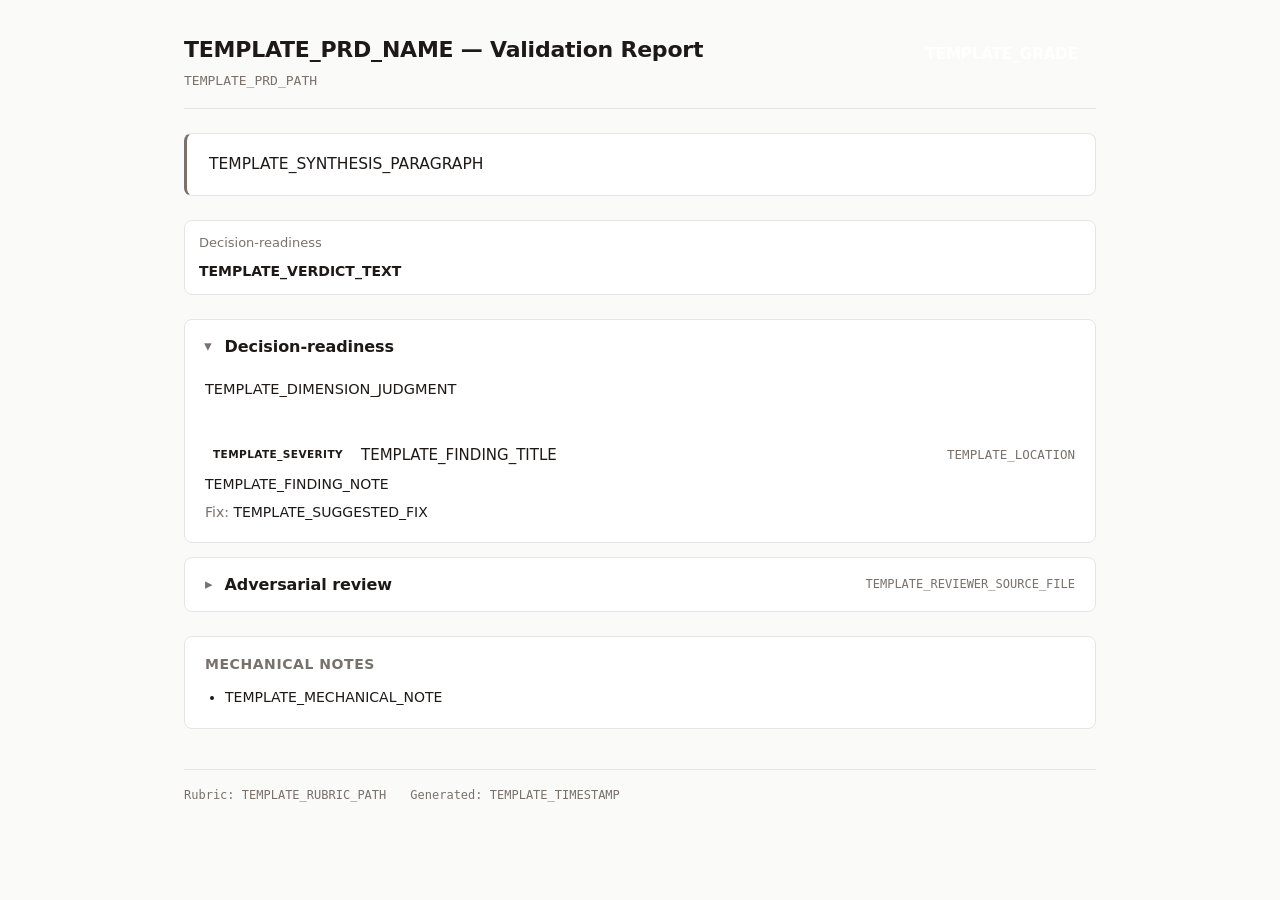
<file: .claude/skills/bmad-prd/assets/validation-report-template.html>
<!DOCTYPE html>
<!--
  PRD Validation Report — skeleton template.

  This file is a starter the synthesis pass fills in directly. There is no
  substitution engine. The LLM:
    1. Reads {doc_workspace}/review-rubric.md and every review-{slug}.md from
       additional reviewers.
    2. Copies this skeleton.
    3. Replaces the placeholder content (everything between TEMPLATE markers)
       with the consolidated review, preserving the structure and CSS.
    4. Writes the result to {doc_workspace}/validation-report.html.
    5. Writes a markdown twin to {doc_workspace}/validation-report.md.

  Visual rules the LLM must preserve:
    - The container width, the color tokens, the typography.
    - One dimension = one collapsible <section class="dimension">.
    - Verdict pill uses the verdict-* class matching its judgment.
    - Severity badge uses the sev-* class matching its level.
    - Each extra reviewer (adversarial, etc.) gets its own collapsible section
      below the rubric dimensions.
    - The footer always shows the artifact paths and timestamp.
-->
<html lang="en">
<head>
<meta charset="utf-8">
<title>PRD Validation: TEMPLATE_PRD_NAME</title>
<style>
  :root {
    --bg: #fafaf9;
    --surface: #ffffff;
    --border: #e7e5e4;
    --text: #1c1917;
    --muted: #78716c;

    --verdict-strong: #16a34a;
    --verdict-adequate: #65a30d;
    --verdict-thin: #d97706;
    --verdict-broken: #dc2626;

    --sev-low: #64748b;
    --sev-medium: #ca8a04;
    --sev-high: #ea580c;
    --sev-critical: #dc2626;

    --grade-exc: #16a34a;
    --grade-good: #65a30d;
    --grade-fair: #d97706;
    --grade-poor: #dc2626;
  }
  * { box-sizing: border-box; }
  html, body { margin: 0; padding: 0; }
  body {
    font-family: -apple-system, BlinkMacSystemFont, "Segoe UI", Inter, system-ui, sans-serif;
    background: var(--bg);
    color: var(--text);
    line-height: 1.6;
    font-size: 15px;
  }
  .container { max-width: 960px; margin: 0 auto; padding: 32px 24px 64px; }

  header.report-header {
    display: flex;
    align-items: flex-start;
    justify-content: space-between;
    gap: 24px;
    padding-bottom: 16px;
    border-bottom: 1px solid var(--border);
    margin-bottom: 24px;
  }
  .title h1 { margin: 0; font-size: 22px; font-weight: 600; letter-spacing: -0.01em; }
  .title .subtitle { color: var(--muted); font-size: 13px; margin-top: 4px; font-family: ui-monospace, "SF Mono", Menlo, monospace; }
  .grade {
    padding: 10px 18px;
    border-radius: 8px;
    font-weight: 600;
    color: white;
    font-size: 15px;
    white-space: nowrap;
  }
  .grade-excellent { background: var(--grade-exc); }
  .grade-good { background: var(--grade-good); }
  .grade-fair { background: var(--grade-fair); }
  .grade-poor { background: var(--grade-poor); }

  .synthesis {
    background: var(--surface);
    border: 1px solid var(--border);
    border-left: 3px solid var(--muted);
    border-radius: 8px;
    padding: 18px 22px;
    margin-bottom: 24px;
    font-size: 15.5px;
  }
  .synthesis p { margin: 0 0 10px; }
  .synthesis p:last-child { margin-bottom: 0; }

  .dimension-summary {
    display: grid;
    grid-template-columns: repeat(auto-fit, minmax(180px, 1fr));
    gap: 10px;
    margin-bottom: 24px;
  }
  .dim-card {
    background: var(--surface);
    border: 1px solid var(--border);
    border-radius: 8px;
    padding: 12px 14px;
  }
  .dim-card .dim-name { font-size: 13px; color: var(--muted); margin-bottom: 6px; }
  .dim-card .dim-verdict { font-size: 14px; font-weight: 600; }

  section.dimension, section.reviewer-section { margin-bottom: 14px; }
  section.dimension details, section.reviewer-section details {
    background: var(--surface);
    border: 1px solid var(--border);
    border-radius: 8px;
    overflow: hidden;
  }
  section summary {
    padding: 14px 20px;
    cursor: pointer;
    user-select: none;
    list-style: none;
    display: flex;
    align-items: center;
    gap: 12px;
  }
  section summary::-webkit-details-marker { display: none; }
  section summary::before {
    content: "▸";
    display: inline-block;
    color: var(--muted);
    transition: transform 0.15s ease;
  }
  section details[open] summary::before { transform: rotate(90deg); }
  section summary h2 {
    display: inline;
    margin: 0;
    font-size: 16px;
    font-weight: 600;
    letter-spacing: -0.005em;
    flex: 1;
  }
  .verdict-pill {
    font-size: 11px;
    padding: 3px 10px;
    border-radius: 999px;
    font-weight: 600;
    text-transform: uppercase;
    letter-spacing: 0.04em;
    color: white;
  }
  .verdict-strong { background: var(--verdict-strong); }
  .verdict-adequate { background: var(--verdict-adequate); }
  .verdict-thin { background: var(--verdict-thin); }
  .verdict-broken { background: var(--verdict-broken); }

  .dim-body { padding: 4px 20px 18px; }
  .dim-judgment { color: var(--text); font-size: 14.5px; }
  .dim-judgment p { margin: 0 0 10px; }

  .findings-list { padding: 0 20px 4px; }
  article.finding {
    padding: 14px 0;
    border-top: 1px solid var(--border);
  }
  article.finding:first-child { border-top: none; }
  article.finding header {
    display: flex;
    align-items: center;
    gap: 10px;
    flex-wrap: wrap;
    margin-bottom: 6px;
  }
  .badge {
    font-size: 10.5px;
    padding: 3px 8px;
    border-radius: 4px;
    font-weight: 600;
    text-transform: uppercase;
    letter-spacing: 0.04em;
    line-height: 1.4;
  }
  .badge-sev-low { background: rgba(100, 116, 139, 0.12); color: var(--sev-low); }
  .badge-sev-medium { background: rgba(202, 138, 4, 0.14); color: var(--sev-medium); }
  .badge-sev-high { background: rgba(234, 88, 12, 0.14); color: var(--sev-high); }
  .badge-sev-critical { background: rgba(220, 38, 38, 0.14); color: var(--sev-critical); }
  .finding-title { margin: 0; font-size: 15px; font-weight: 500; flex: 1; min-width: 200px; }
  .finding-location { font-family: ui-monospace, "SF Mono", Menlo, monospace; font-size: 12.5px; color: var(--muted); }
  .finding-note, .finding-fix { margin-top: 6px; font-size: 14px; }
  .finding-fix strong { color: var(--muted); font-weight: 500; }

  .reviewer-source {
    font-size: 12px;
    color: var(--muted);
    font-family: ui-monospace, "SF Mono", Menlo, monospace;
  }

  .mechanical {
    background: var(--surface);
    border: 1px solid var(--border);
    border-radius: 8px;
    padding: 16px 20px;
    margin-top: 24px;
    font-size: 14px;
  }
  .mechanical h3 { margin: 0 0 10px; font-size: 14px; font-weight: 600; color: var(--muted); text-transform: uppercase; letter-spacing: 0.04em; }
  .mechanical ul { margin: 0; padding-left: 20px; }
  .mechanical li { margin-bottom: 4px; color: var(--text); }

  footer.report-footer {
    margin-top: 40px;
    padding-top: 16px;
    border-top: 1px solid var(--border);
    font-size: 12px;
    color: var(--muted);
    font-family: ui-monospace, "SF Mono", Menlo, monospace;
  }
  footer .meta { display: flex; gap: 24px; flex-wrap: wrap; }
</style>
</head>
<body>
  <div class="container">

    <!-- TEMPLATE: header. Fill prd name, prd path, grade text & class. -->
    <header class="report-header">
      <div class="title">
        <h1>TEMPLATE_PRD_NAME — Validation Report</h1>
        <div class="subtitle">TEMPLATE_PRD_PATH</div>
      </div>
      <div class="grade TEMPLATE_GRADE_CLASS">TEMPLATE_GRADE</div>
    </header>

    <!-- TEMPLATE: overall synthesis paragraphs. Lift directly from
         review-rubric.md "Overall verdict" section; expand if extra reviewers
         materially shift the picture. Wrap each paragraph in <p>. -->
    <div class="synthesis">
      <p>TEMPLATE_SYNTHESIS_PARAGRAPH</p>
    </div>

    <!-- TEMPLATE: dimension summary cards. One per rubric dimension. The
         dim-verdict text uses one of: strong | adequate | thin | broken. -->
    <div class="dimension-summary">
      <div class="dim-card">
        <div class="dim-name">Decision-readiness</div>
        <div class="dim-verdict" style="color: var(--verdict-TEMPLATE_VERDICT)">TEMPLATE_VERDICT_TEXT</div>
      </div>
      <!-- repeat for each of the seven dimensions -->
    </div>

    <!-- TEMPLATE: one section per rubric dimension. Skip a dimension entirely
         if the rubric review marked it n/a for this PRD (e.g. downstream
         usability for a standalone PRD). Open the section by default if
         verdict is thin or broken. -->
    <section class="dimension">
      <details open>
        <summary>
          <h2>Decision-readiness</h2>
          <span class="verdict-pill verdict-TEMPLATE_VERDICT">TEMPLATE_VERDICT_TEXT</span>
        </summary>
        <div class="dim-body">
          <div class="dim-judgment">
            <p>TEMPLATE_DIMENSION_JUDGMENT</p>
          </div>
        </div>
        <div class="findings-list">
          <!-- TEMPLATE: zero or more findings -->
          <article class="finding">
            <header>
              <span class="badge badge-sev-TEMPLATE_SEVERITY">TEMPLATE_SEVERITY</span>
              <h3 class="finding-title">TEMPLATE_FINDING_TITLE</h3>
              <span class="finding-location">TEMPLATE_LOCATION</span>
            </header>
            <div class="finding-note">TEMPLATE_FINDING_NOTE</div>
            <div class="finding-fix"><strong>Fix:</strong> TEMPLATE_SUGGESTED_FIX</div>
          </article>
        </div>
      </details>
    </section>

    <!-- TEMPLATE: one section per extra reviewer that ran (adversarial, etc.).
         Skip this block entirely if only the rubric walker ran. -->
    <section class="reviewer-section">
      <details>
        <summary>
          <h2>Adversarial review</h2>
          <span class="reviewer-source">TEMPLATE_REVIEWER_SOURCE_FILE</span>
        </summary>
        <div class="dim-body">
          <div class="dim-judgment">
            <p>TEMPLATE_REVIEWER_PREAMBLE</p>
          </div>
        </div>
        <div class="findings-list">
          <article class="finding">
            <header>
              <span class="badge badge-sev-TEMPLATE_SEVERITY">TEMPLATE_SEVERITY</span>
              <h3 class="finding-title">TEMPLATE_FINDING_TITLE</h3>
              <span class="finding-location">TEMPLATE_LOCATION</span>
            </header>
            <div class="finding-note">TEMPLATE_FINDING_NOTE</div>
            <div class="finding-fix"><strong>Fix:</strong> TEMPLATE_SUGGESTED_FIX</div>
          </article>
        </div>
      </details>
    </section>

    <!-- TEMPLATE: mechanical notes — short, bulleted. Skip if there are none. -->
    <div class="mechanical">
      <h3>Mechanical notes</h3>
      <ul>
        <li>TEMPLATE_MECHANICAL_NOTE</li>
      </ul>
    </div>

    <footer class="report-footer">
      <div class="meta">
        <span>Rubric: TEMPLATE_RUBRIC_PATH</span>
        <span>Generated: TEMPLATE_TIMESTAMP</span>
      </div>
    </footer>
  </div>
</body>
</html>
</file>
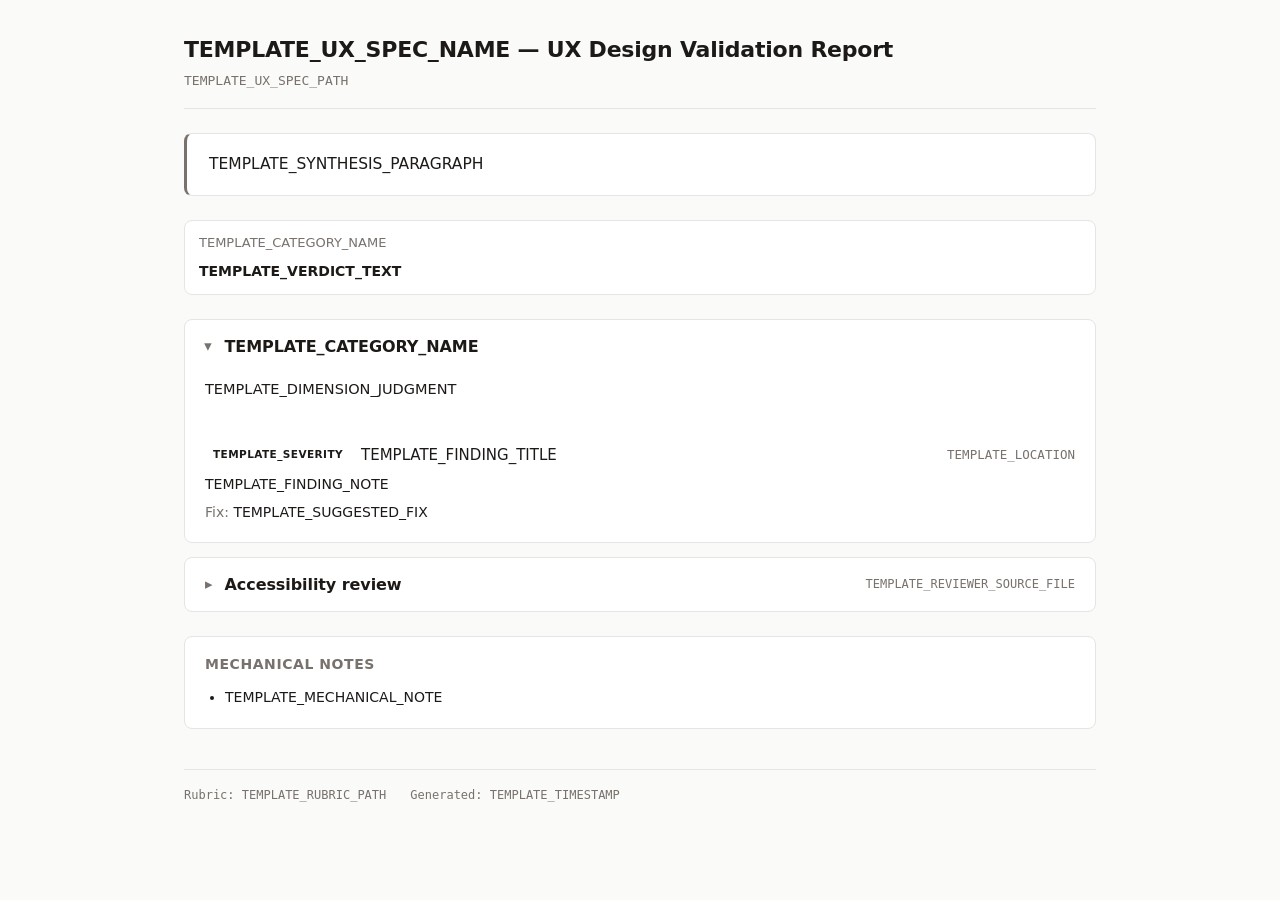
<file: .claude/skills/bmad-ux/assets/validation-report-template.html>
<!DOCTYPE html>
<!--
  UX Design Validation Report — skeleton template.

  This file is a starter the synthesis pass fills in directly. There is no
  substitution engine. The LLM:
    1. Reads {doc_workspace}/review-rubric.md and every review-{slug}.md from
       additional reviewers.
    2. Copies this skeleton.
    3. Replaces the placeholder content (everything between TEMPLATE markers)
       with the consolidated review, preserving the structure and CSS.
    4. Writes the result to {doc_workspace}/validation-report.html.
    5. Writes a markdown twin to {doc_workspace}/validation-report.md.

  Visual rules the LLM must preserve:
    - The container width, the color tokens, the typography.
    - One dimension = one collapsible <section class="dimension">.
    - Verdict pill uses the verdict-* class matching its judgment.
    - Severity badge uses the badge-sev-* class matching its level.
    - Each extra reviewer (accessibility, adversarial, etc.) gets its own
      collapsible section below the rubric dimensions.
    - The footer always shows the artifact paths and timestamp.
-->
<html lang="en">
<head>
<meta charset="utf-8">
<title>UX Design Validation: TEMPLATE_UX_SPEC_NAME</title>
<style>
  :root {
    --bg: #fafaf9;
    --surface: #ffffff;
    --border: #e7e5e4;
    --text: #1c1917;
    --muted: #78716c;

    --verdict-strong: #16a34a;
    --verdict-adequate: #65a30d;
    --verdict-thin: #d97706;
    --verdict-broken: #dc2626;

    --sev-low: #64748b;
    --sev-medium: #ca8a04;
    --sev-high: #ea580c;
    --sev-critical: #dc2626;
  }
  * { box-sizing: border-box; }
  html, body { margin: 0; padding: 0; }
  body {
    font-family: -apple-system, BlinkMacSystemFont, "Segoe UI", Inter, system-ui, sans-serif;
    background: var(--bg);
    color: var(--text);
    line-height: 1.6;
    font-size: 15px;
  }
  .container { max-width: 960px; margin: 0 auto; padding: 32px 24px 64px; }

  header.report-header {
    display: flex;
    align-items: flex-start;
    justify-content: space-between;
    gap: 24px;
    padding-bottom: 16px;
    border-bottom: 1px solid var(--border);
    margin-bottom: 24px;
  }
  .title h1 { margin: 0; font-size: 22px; font-weight: 600; letter-spacing: -0.01em; }
  .title .subtitle { color: var(--muted); font-size: 13px; margin-top: 4px; font-family: ui-monospace, "SF Mono", Menlo, monospace; }

  .synthesis {
    background: var(--surface);
    border: 1px solid var(--border);
    border-left: 3px solid var(--muted);
    border-radius: 8px;
    padding: 18px 22px;
    margin-bottom: 24px;
    font-size: 15.5px;
  }
  .synthesis p { margin: 0 0 10px; }
  .synthesis p:last-child { margin-bottom: 0; }

  .dimension-summary {
    display: grid;
    grid-template-columns: repeat(auto-fit, minmax(180px, 1fr));
    gap: 10px;
    margin-bottom: 24px;
  }
  .dim-card {
    background: var(--surface);
    border: 1px solid var(--border);
    border-radius: 8px;
    padding: 12px 14px;
  }
  .dim-card .dim-name { font-size: 13px; color: var(--muted); margin-bottom: 6px; }
  .dim-card .dim-verdict { font-size: 14px; font-weight: 600; }

  section.dimension, section.reviewer-section { margin-bottom: 14px; }
  section.dimension details, section.reviewer-section details {
    background: var(--surface);
    border: 1px solid var(--border);
    border-radius: 8px;
    overflow: hidden;
  }
  section summary {
    padding: 14px 20px;
    cursor: pointer;
    user-select: none;
    list-style: none;
    display: flex;
    align-items: center;
    gap: 12px;
  }
  section summary::-webkit-details-marker { display: none; }
  section summary::before {
    content: "▸";
    display: inline-block;
    color: var(--muted);
    transition: transform 0.15s ease;
  }
  section details[open] summary::before { transform: rotate(90deg); }
  section summary h2 {
    display: inline;
    margin: 0;
    font-size: 16px;
    font-weight: 600;
    letter-spacing: -0.005em;
    flex: 1;
  }
  .verdict-pill {
    font-size: 11px;
    padding: 3px 10px;
    border-radius: 999px;
    font-weight: 600;
    text-transform: uppercase;
    letter-spacing: 0.04em;
    color: white;
  }
  .verdict-strong { background: var(--verdict-strong); }
  .verdict-adequate { background: var(--verdict-adequate); }
  .verdict-thin { background: var(--verdict-thin); }
  .verdict-broken { background: var(--verdict-broken); }

  .dim-body { padding: 4px 20px 18px; }
  .dim-judgment { color: var(--text); font-size: 14.5px; }
  .dim-judgment p { margin: 0 0 10px; }

  .findings-list { padding: 0 20px 4px; }
  article.finding {
    padding: 14px 0;
    border-top: 1px solid var(--border);
  }
  article.finding:first-child { border-top: none; }
  article.finding header {
    display: flex;
    align-items: center;
    gap: 10px;
    flex-wrap: wrap;
    margin-bottom: 6px;
  }
  .badge {
    font-size: 10.5px;
    padding: 3px 8px;
    border-radius: 4px;
    font-weight: 600;
    text-transform: uppercase;
    letter-spacing: 0.04em;
    line-height: 1.4;
  }
  .badge-sev-low { background: rgba(100, 116, 139, 0.12); color: var(--sev-low); }
  .badge-sev-medium { background: rgba(202, 138, 4, 0.14); color: var(--sev-medium); }
  .badge-sev-high { background: rgba(234, 88, 12, 0.14); color: var(--sev-high); }
  .badge-sev-critical { background: rgba(220, 38, 38, 0.14); color: var(--sev-critical); }
  .finding-title { margin: 0; font-size: 15px; font-weight: 500; flex: 1; min-width: 200px; }
  .finding-location { font-family: ui-monospace, "SF Mono", Menlo, monospace; font-size: 12.5px; color: var(--muted); }
  .finding-note, .finding-fix { margin-top: 6px; font-size: 14px; }
  .finding-fix strong { color: var(--muted); font-weight: 500; }

  .reviewer-source {
    font-size: 12px;
    color: var(--muted);
    font-family: ui-monospace, "SF Mono", Menlo, monospace;
  }

  .mechanical {
    background: var(--surface);
    border: 1px solid var(--border);
    border-radius: 8px;
    padding: 16px 20px;
    margin-top: 24px;
    font-size: 14px;
  }
  .mechanical h3 { margin: 0 0 10px; font-size: 14px; font-weight: 600; color: var(--muted); text-transform: uppercase; letter-spacing: 0.04em; }
  .mechanical ul { margin: 0; padding-left: 20px; }
  .mechanical li { margin-bottom: 4px; color: var(--text); }

  footer.report-footer {
    margin-top: 40px;
    padding-top: 16px;
    border-top: 1px solid var(--border);
    font-size: 12px;
    color: var(--muted);
    font-family: ui-monospace, "SF Mono", Menlo, monospace;
  }
  footer .meta { display: flex; gap: 24px; flex-wrap: wrap; }
</style>
</head>
<body>
  <div class="container">

    <!-- TEMPLATE: header. Fill ux spec name and ux spec path. No overall grade —
         per-category verdicts and severity counts below carry the picture. -->
    <header class="report-header">
      <div class="title">
        <h1>TEMPLATE_UX_SPEC_NAME — UX Design Validation Report</h1>
        <div class="subtitle">TEMPLATE_UX_SPEC_PATH</div>
      </div>
    </header>

    <!-- TEMPLATE: overall synthesis paragraphs. Lift directly from
         review-rubric.md "Overall verdict" section; expand if extra reviewers
         (accessibility, adversarial, etc.) materially shift the picture.
         Wrap each paragraph in <p>. -->
    <div class="synthesis">
      <p>TEMPLATE_SYNTHESIS_PARAGRAPH</p>
    </div>

    <!-- TEMPLATE: dimension summary cards. One per rubric category, in this
         canonical order (from references/validate.md):
           1. Flow coverage
           2. Token completeness
           3. Component coverage
           4. State coverage
           5. Visual reference coverage
           6. Bloat & overspecification
           7. Inheritance discipline
           8. Shape fit
         The dim-verdict text uses one of: strong | adequate | thin | broken. -->
    <div class="dimension-summary">
      <div class="dim-card">
        <div class="dim-name">TEMPLATE_CATEGORY_NAME</div>
        <div class="dim-verdict" style="color: var(--verdict-TEMPLATE_VERDICT)">TEMPLATE_VERDICT_TEXT</div>
      </div>
      <!-- repeat for each of the eight rubric categories -->
    </div>

    <!-- TEMPLATE: one section per rubric category, same canonical order as the
         summary cards above. Skip a category entirely if the rubric review
         marked it n/a for this UX spec. Open the section by default if verdict
         is thin or broken. -->
    <section class="dimension">
      <details open>
        <summary>
          <h2>TEMPLATE_CATEGORY_NAME</h2>
          <span class="verdict-pill verdict-TEMPLATE_VERDICT">TEMPLATE_VERDICT_TEXT</span>
        </summary>
        <div class="dim-body">
          <div class="dim-judgment">
            <p>TEMPLATE_DIMENSION_JUDGMENT</p>
          </div>
        </div>
        <div class="findings-list">
          <!-- TEMPLATE: zero or more findings -->
          <article class="finding">
            <header>
              <span class="badge badge-sev-TEMPLATE_SEVERITY">TEMPLATE_SEVERITY</span>
              <h3 class="finding-title">TEMPLATE_FINDING_TITLE</h3>
              <span class="finding-location">TEMPLATE_LOCATION</span>
            </header>
            <div class="finding-note">TEMPLATE_FINDING_NOTE</div>
            <div class="finding-fix"><strong>Fix:</strong> TEMPLATE_SUGGESTED_FIX</div>
          </article>
        </div>
      </details>
    </section>

    <!-- TEMPLATE: one section per extra reviewer that ran (accessibility,
         adversarial, brand-conformance, etc.). Skip this block entirely if
         only the rubric walker ran. -->
    <section class="reviewer-section">
      <details>
        <summary>
          <h2>Accessibility review</h2>
          <span class="reviewer-source">TEMPLATE_REVIEWER_SOURCE_FILE</span>
        </summary>
        <div class="dim-body">
          <div class="dim-judgment">
            <p>TEMPLATE_REVIEWER_PREAMBLE</p>
          </div>
        </div>
        <div class="findings-list">
          <article class="finding">
            <header>
              <span class="badge badge-sev-TEMPLATE_SEVERITY">TEMPLATE_SEVERITY</span>
              <h3 class="finding-title">TEMPLATE_FINDING_TITLE</h3>
              <span class="finding-location">TEMPLATE_LOCATION</span>
            </header>
            <div class="finding-note">TEMPLATE_FINDING_NOTE</div>
            <div class="finding-fix"><strong>Fix:</strong> TEMPLATE_SUGGESTED_FIX</div>
          </article>
        </div>
      </details>
    </section>

    <!-- TEMPLATE: mechanical notes — short, bulleted. Skip if there are none. -->
    <div class="mechanical">
      <h3>Mechanical notes</h3>
      <ul>
        <li>TEMPLATE_MECHANICAL_NOTE</li>
      </ul>
    </div>

    <footer class="report-footer">
      <div class="meta">
        <span>Rubric: TEMPLATE_RUBRIC_PATH</span>
        <span>Generated: TEMPLATE_TIMESTAMP</span>
      </div>
    </footer>
  </div>
</body>
</html>
</file>
